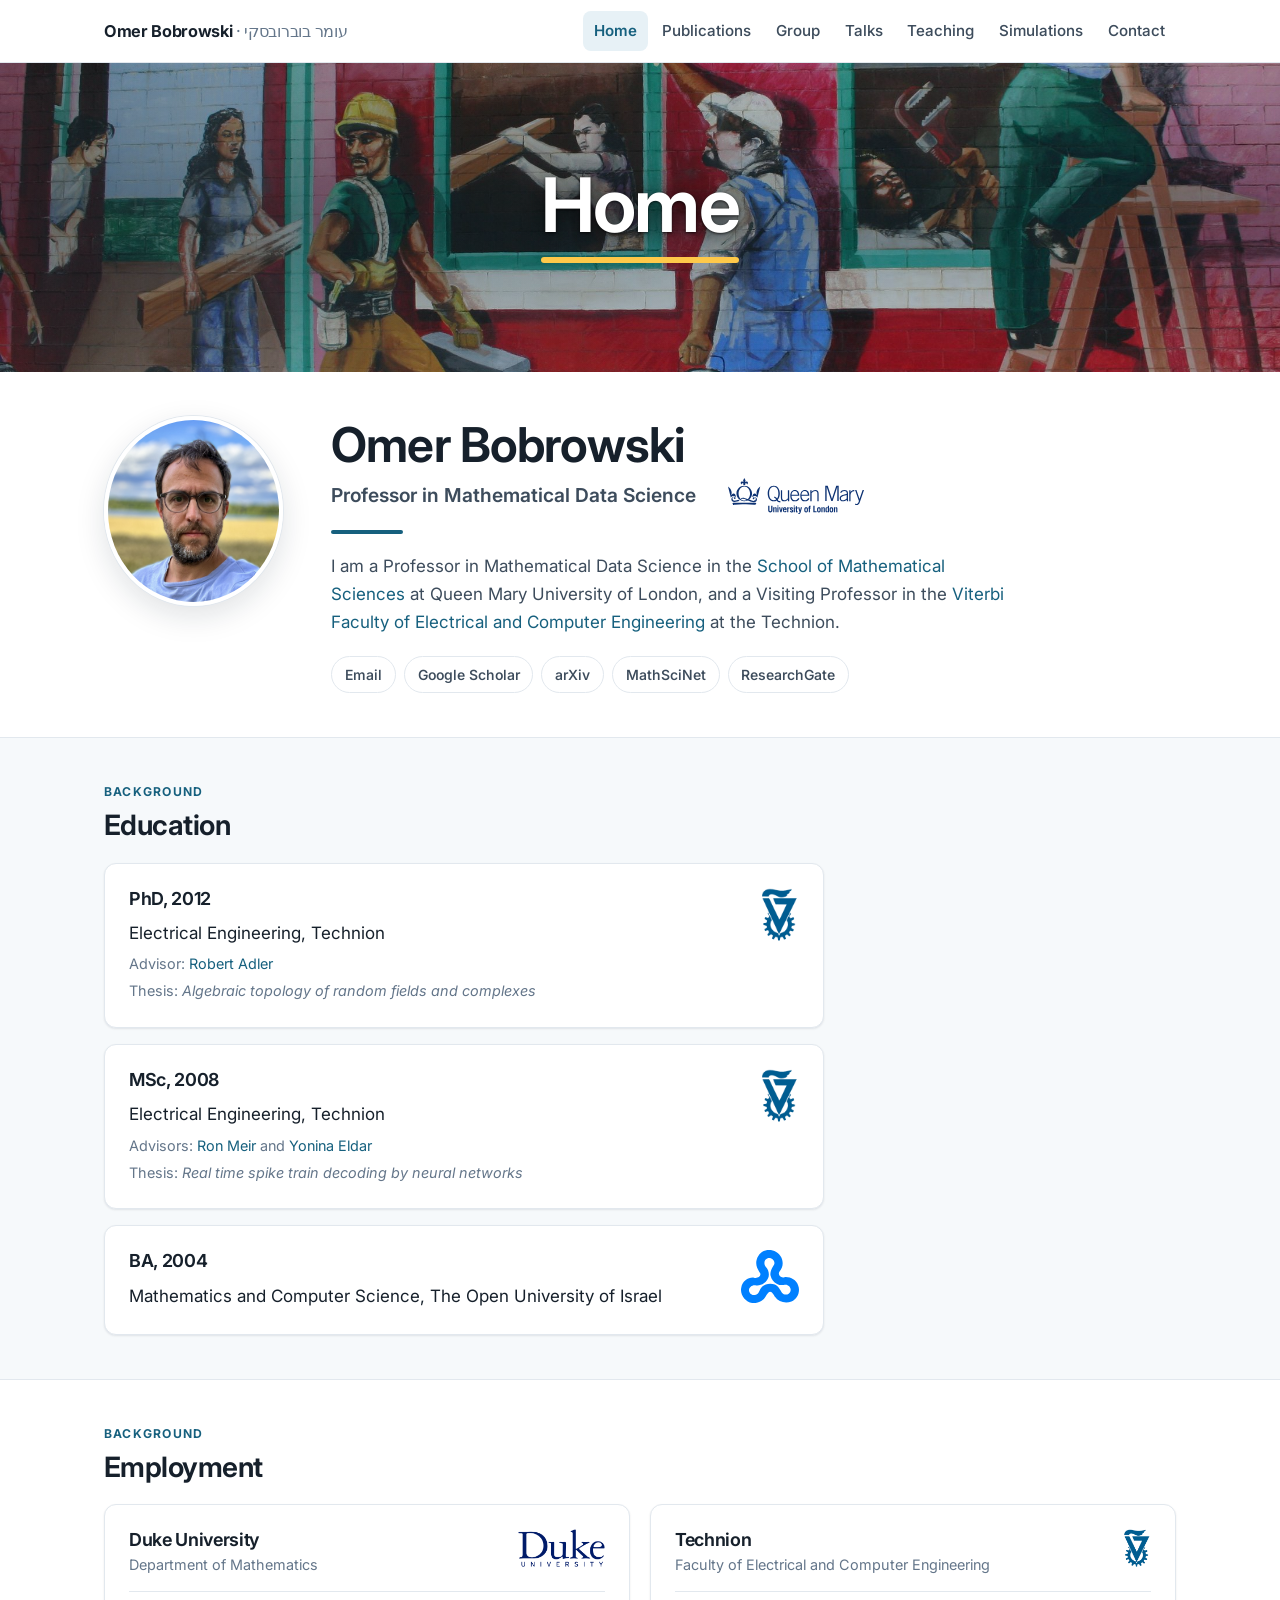
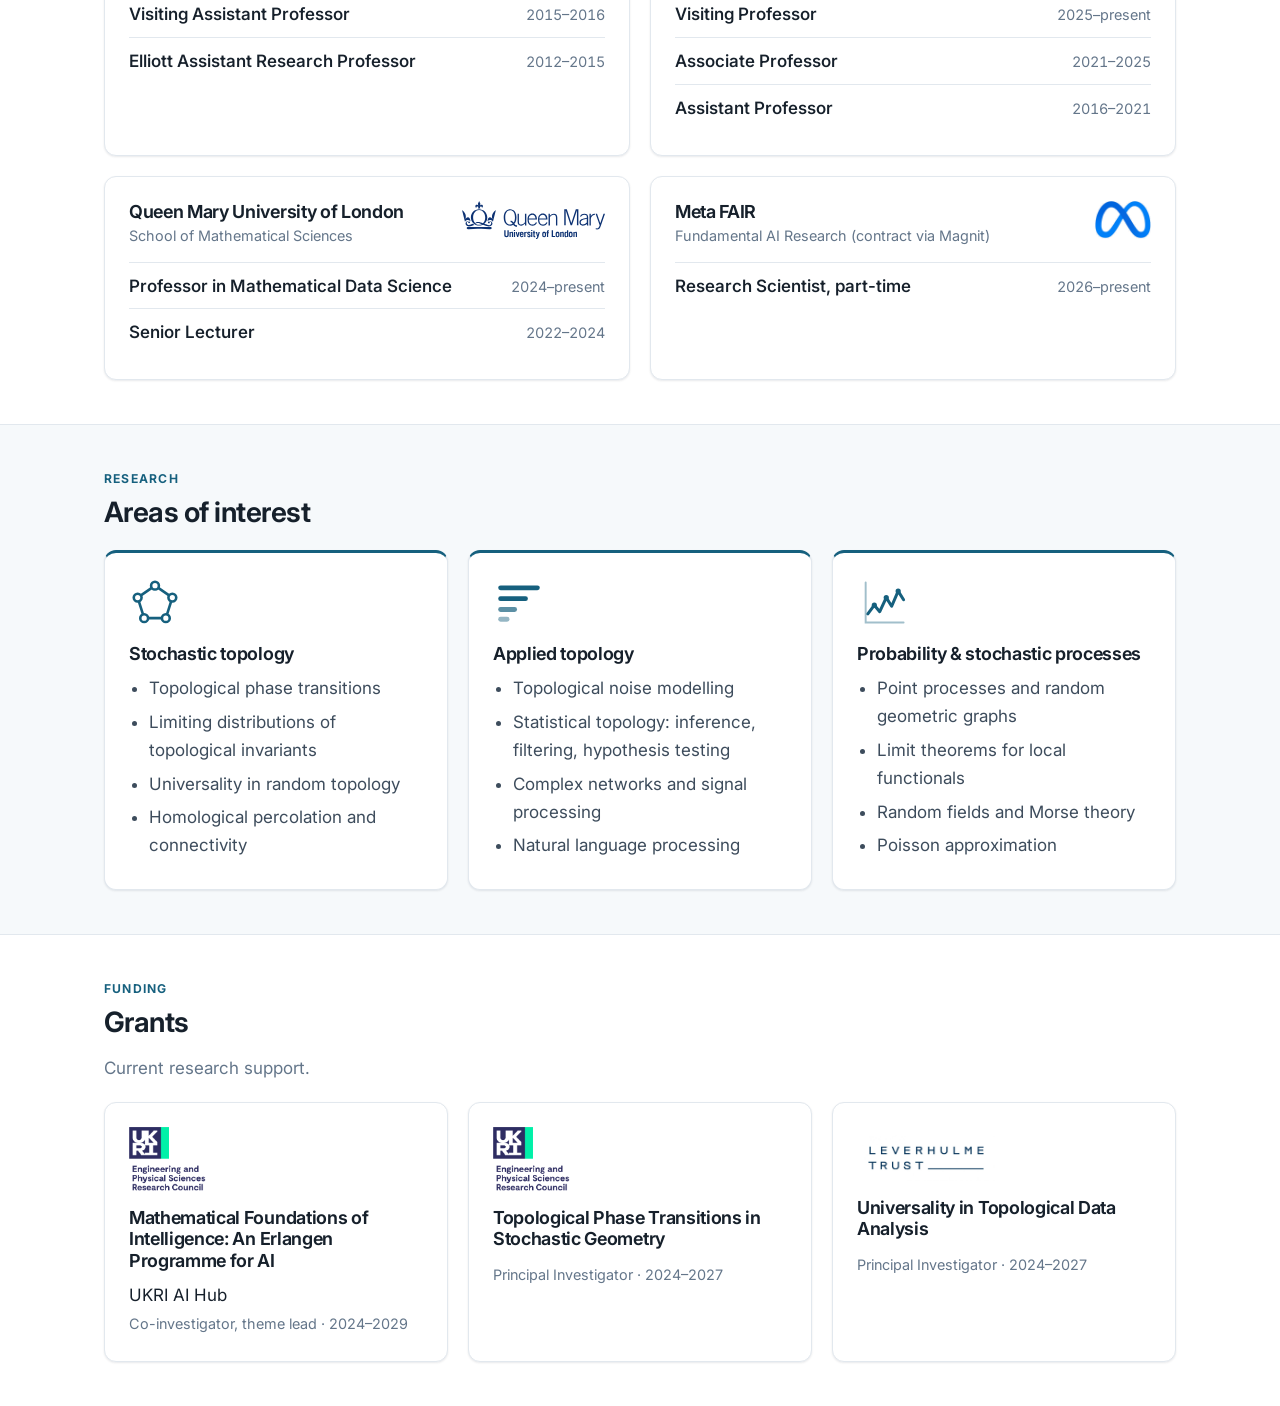
<file: index.html>
<!DOCTYPE html>
<html lang="en">
<head>
<meta charset="utf-8">
<meta name="viewport" content="width=device-width, initial-scale=1">
<title>Omer Bobrowski · עומר בוברובסקי</title>
<meta name="description" content="Omer Bobrowski is Professor in Mathematical Data Science at Queen Mary University of London, working on stochastic topology, applied and statistical topology, and probability.">
<meta name="author" content="Omer Bobrowski">
<link rel="canonical" href="https://omerbob.github.io/">
<meta property="og:type" content="profile">
<meta property="og:title" content="Omer Bobrowski">
<meta property="og:description" content="Professor in Mathematical Data Science, Queen Mary University of London. Stochastic topology, applied topology, probability.">
<meta property="og:image" content="images/banner-home.jpg">
<link rel="icon" href="images/favicon.svg" type="image/svg+xml">
<link rel="preconnect" href="https://fonts.googleapis.com">
<link rel="preconnect" href="https://fonts.gstatic.com" crossorigin>
<link href="https://fonts.googleapis.com/css2?family=Inter:wght@400;450;500;550;600;650;700&display=swap" rel="stylesheet">
<link rel="stylesheet" href="css/style.css">
</head>
<body>
<a class="skip-link" href="#main">Skip to content</a>

<header class="site-header">
  <div class="wrap">
    <a class="brand" href="index.html">Omer Bobrowski <span>· <bdi>עומר בוברובסקי</bdi></span></a>
    <button class="nav-toggle" aria-expanded="false" aria-controls="nav" aria-label="Menu">☰</button>
    <nav class="nav" id="nav">
      <a href="index.html" aria-current="page">Home</a>
      <a href="publications.html">Publications</a>
      <a href="group.html">Group</a>
      <a href="talks.html">Talks</a>
      <a href="teaching.html">Teaching</a>
      <a href="simulations.html">Simulations</a>
      <a href="contact.html">Contact</a>
    </nav>
  </div>
</header>

<div class="banner-base pagebanner" style="background-image:url('images/banner-home.jpg')">
  <div class="wrap">
    <!-- Not an <h1>: the page's real heading is the name below the banner. -->
    <p class="banner-title">Home</p>
  </div>
</div>

<main id="main">

  <section class="intro-section">
    <div class="wrap">
      <div class="intro">
        <img class="portrait" src="images/portrait.jpg" alt="Omer Bobrowski" width="190" height="190">
        <div>
          <h1>Omer Bobrowski</h1>
          <div class="name-row">
            <p class="intro-title">Professor in Mathematical Data Science</p>
            <img class="name-logo" src="images/logo-qmul.svg" alt="Queen Mary University of London">
          </div>
          <div class="banner-rule"></div>
          <p>I am a Professor in Mathematical Data Science in the
          <a href="https://www.qmul.ac.uk/maths/" target="_blank" rel="noopener">School of Mathematical Sciences</a> at Queen Mary
          University of London, and a Visiting Professor in the
          <a href="https://ece.technion.ac.il/" target="_blank" rel="noopener">Viterbi Faculty of Electrical and Computer
          Engineering</a> at the Technion.</p>
          <ul class="chips">
            <li><a class="chip" href="mailto:o.bobrowski@qmul.ac.uk">Email</a></li>
            <li><a class="chip" href="https://scholar.google.com/citations?user=RbVVVnQAAAAJ&amp;hl=en" target="_blank" rel="noopener">Google Scholar</a></li>
            <li><a class="chip" href="https://arxiv.org/search/?searchtype=author&amp;query=Bobrowski%2C+O" target="_blank" rel="noopener">arXiv</a></li>
            <li><a class="chip" href="https://mathscinet.ams.org/mathscinet/MRAuthorID/869190" target="_blank" rel="noopener">MathSciNet</a></li>
            <li><a class="chip" href="https://www.researchgate.net/profile/Omer_Bobrowski" target="_blank" rel="noopener">ResearchGate</a></li>
            <!-- Drop a cv.pdf next to index.html, then delete these comment
                 markers to show the link. -->
            <!-- <li><a class="chip" href="cv.pdf">CV (PDF)</a></li> -->
          </ul>
        </div>
      </div>
    </div>
  </section>

  <section class="tint">
    <div class="wrap">
      <div class="section-head">
        <span class="eyebrow">Background</span>
        <h2>Education</h2>
      </div>
      <div class="edu-list">
        <article class="card">
          <h3>PhD, 2012</h3>
          <img class="edu-logo" src="images/logo-technion.png" alt="Technion">
          <p class="edu-place">Electrical Engineering, Technion</p>
          <p class="muted small edu-line">Advisor: <a href="https://robert.net.technion.ac.il/" target="_blank" rel="noopener">Robert Adler</a></p>
          <p class="muted small edu-line mb-0">Thesis: <em>Algebraic topology of random fields and complexes</em></p>
        </article>
        <article class="card">
          <h3>MSc, 2008</h3>
          <img class="edu-logo" src="images/logo-technion.png" alt="Technion">
          <p class="edu-place">Electrical Engineering, Technion</p>
          <p class="muted small edu-line">Advisors: <a href="https://ronmeir.net.technion.ac.il/" target="_blank" rel="noopener">Ron Meir</a> and <a href="http://www.wisdom.weizmann.ac.il/~yonina/YoninaEldar/index.html" target="_blank" rel="noopener">Yonina Eldar</a></p>
          <p class="muted small edu-line mb-0">Thesis: <em>Real time spike train decoding by neural networks</em></p>
        </article>
        <article class="card">
          <h3>BA, 2004</h3>
          <img class="edu-logo" src="images/logo-openu.svg" alt="The Open University of Israel">
          <p class="edu-place">Mathematics and Computer Science, The Open University of Israel</p>
        </article>
      </div>
    </div>
  </section>

  <section>
    <div class="wrap">
      <div class="section-head">
        <span class="eyebrow">Background</span>
        <h2>Employment</h2>
      </div>
      <div class="grid grid-emp">
        <article class="card">
          <div class="emp-head">
            <div>
              <h3>Duke University</h3>
              <p class="muted small role-unit">Department of Mathematics</p>
            </div>
            <img class="emp-logo" src="images/logo-duke.png" alt="Duke University">
          </div>
          <div class="role">
            <div class="role-title">Visiting Assistant Professor</div>
            <div class="role-date">2015–2016</div>
          </div>
          <div class="role">
            <div class="role-title">Elliott Assistant Research Professor</div>
            <div class="role-date">2012–2015</div>
          </div>
        </article>
        <article class="card">
          <div class="emp-head">
            <div>
              <h3>Technion</h3>
              <p class="muted small role-unit">Faculty of Electrical and Computer Engineering</p>
            </div>
            <img class="emp-logo" src="images/logo-technion.png" alt="Technion">
          </div>
          <div class="role">
            <div class="role-title">Visiting Professor</div>
            <div class="role-date">2025–present</div>
          </div>
          <div class="role">
            <div class="role-title">Associate Professor</div>
            <div class="role-date">2021–2025</div>
          </div>
          <div class="role">
            <div class="role-title">Assistant Professor</div>
            <div class="role-date">2016–2021</div>
          </div>
        </article>
        <article class="card">
          <div class="emp-head">
            <div>
              <h3>Queen Mary University of London</h3>
              <p class="muted small role-unit">School of Mathematical Sciences</p>
            </div>
            <img class="emp-logo" src="images/logo-qmul.svg" alt="Queen Mary University of London">
          </div>
          <div class="role">
            <div class="role-title">Professor in Mathematical Data Science</div>
            <div class="role-date">2024–present</div>
          </div>
          <div class="role">
            <div class="role-title">Senior Lecturer</div>
            <div class="role-date">2022–2024</div>
          </div>
        </article>
        <article class="card">
          <div class="emp-head">
            <div>
              <h3>Meta FAIR</h3>
              <p class="muted small role-unit">Fundamental AI Research (contract via Magnit)</p>
            </div>
            <img class="emp-logo" src="images/logo-meta-mark.png" alt="Meta FAIR">
          </div>
          <div class="role">
            <div class="role-title">Research Scientist, part-time</div>
            <div class="role-date">2026–present</div>
          </div>
        </article>
      </div>
    </div>
  </section>

  <section class="tint">
    <div class="wrap">
      <div class="section-head">
        <span class="eyebrow">Research</span>
        <h2>Areas of interest</h2>
      </div>
      <div class="grid grid-3">
        <article class="card card-accent">
          <img class="card-icon" src="images/icon-stochastic.svg" alt="" width="48" height="48">
          <h3>Stochastic topology</h3>
          <ul>
            <li>Topological phase transitions</li>
            <li>Limiting distributions of topological invariants</li>
            <li>Universality in random topology</li>
            <li>Homological percolation and connectivity</li>
          </ul>
        </article>
        <article class="card card-accent">
          <img class="card-icon" src="images/icon-applied.svg" alt="" width="48" height="48">
          <h3>Applied topology</h3>
          <ul>
            <li>Topological noise modelling</li>
            <li>Statistical topology: inference, filtering, hypothesis testing</li>
            <li>Complex networks and signal processing</li>
            <li>Natural language processing</li>
          </ul>
        </article>
        <article class="card card-accent">
          <img class="card-icon" src="images/icon-probability.svg" alt="" width="48" height="48">
          <h3>Probability &amp; stochastic processes</h3>
          <ul>
            <li>Point processes and random geometric graphs</li>
            <li>Limit theorems for local functionals</li>
            <li>Random fields and Morse theory</li>
            <li>Poisson approximation</li>
          </ul>
        </article>
      </div>
    </div>
  </section>

  <section>
    <div class="wrap">
      <div class="section-head">
        <span class="eyebrow">Funding</span>
        <h2>Grants</h2>
        <p>Current research support.</p>
      </div>
      <div class="grid grid-3">
        <article class="card">
          <img class="grant-logo" src="images/logo-epsrc.png" alt="Engineering and Physical Sciences Research Council">
          <h3>Mathematical Foundations of Intelligence: An Erlangen Programme for AI</h3>
          <p class="mb-0">UKRI AI Hub<br>
          <span class="muted small">Co-investigator, theme lead · 2024–2029</span></p>
        </article>
        <article class="card">
          <img class="grant-logo" src="images/logo-epsrc.png" alt="Engineering and Physical Sciences Research Council">
          <h3>Topological Phase Transitions in Stochastic Geometry</h3>
          <p class="mb-0"><span class="muted small">Principal Investigator · 2024–2027</span></p>
        </article>
        <article class="card">
          <img class="grant-logo grant-logo-wide" src="images/logo-leverhulme.jpg" alt="The Leverhulme Trust">
          <h3>Universality in Topological Data Analysis</h3>
          <p class="mb-0"><span class="muted small">Principal Investigator · 2024–2027</span></p>
        </article>
      </div>
    </div>
  </section>

</main>


<script src="js/main.js"></script>
</body>
</html>
</file>
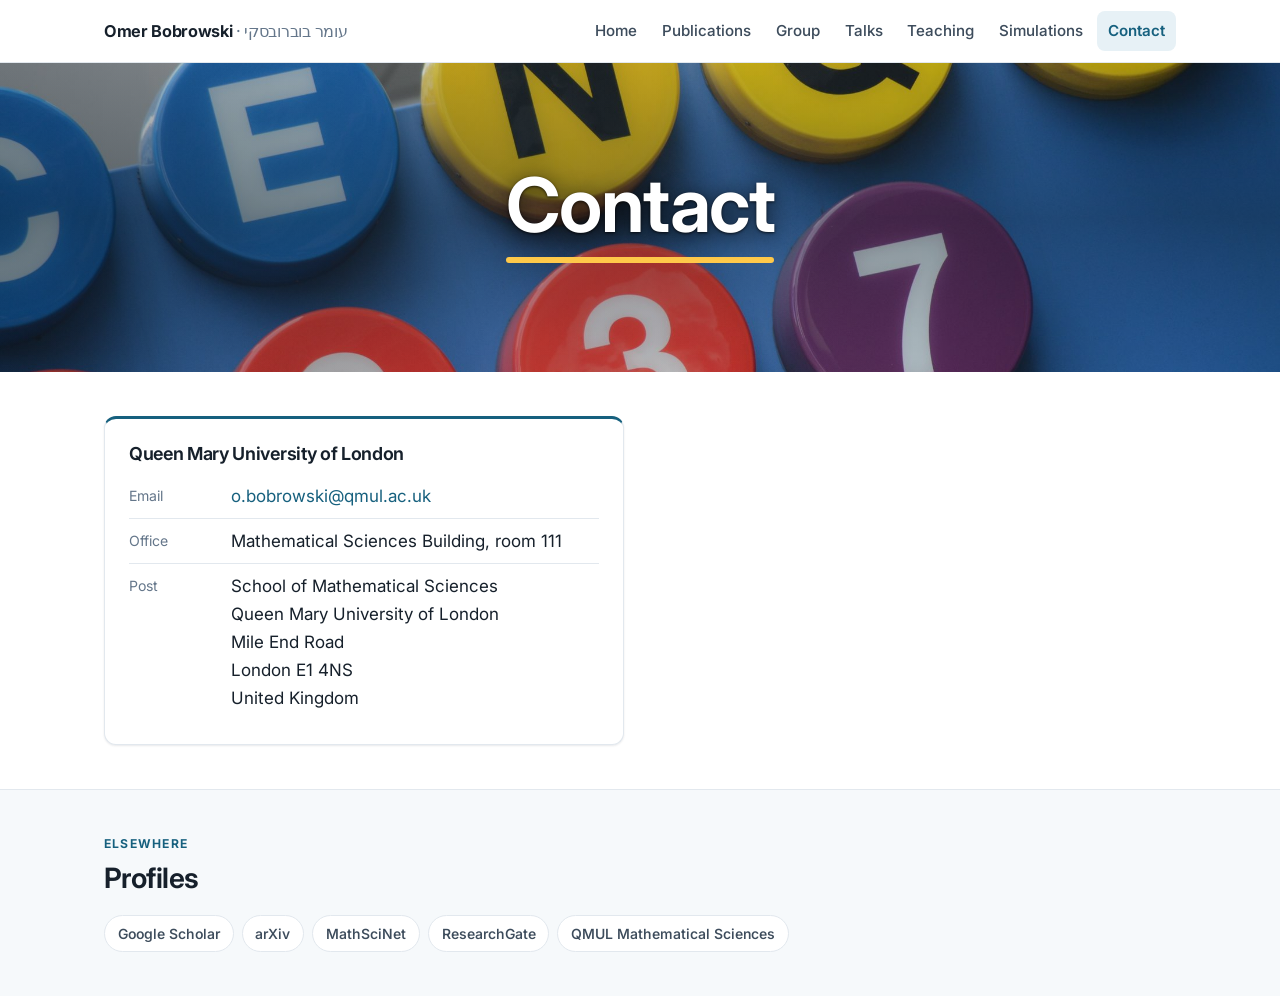
<file: contact.html>
<!DOCTYPE html>
<html lang="en">
<head>
<meta charset="utf-8">
<meta name="viewport" content="width=device-width, initial-scale=1">
<title>Contact · Omer Bobrowski</title>
<meta name="description" content="Contact details for Omer Bobrowski at the School of Mathematical Sciences, Queen Mary University of London.">
<link rel="icon" href="images/favicon.svg" type="image/svg+xml">
<link rel="preconnect" href="https://fonts.googleapis.com">
<link rel="preconnect" href="https://fonts.gstatic.com" crossorigin>
<link href="https://fonts.googleapis.com/css2?family=Inter:wght@400;450;500;550;600;650;700&display=swap" rel="stylesheet">
<link rel="stylesheet" href="css/style.css">
</head>
<body>
<a class="skip-link" href="#main">Skip to content</a>

<header class="site-header">
  <div class="wrap">
    <a class="brand" href="index.html">Omer Bobrowski <span>· <bdi>עומר בוברובסקי</bdi></span></a>
    <button class="nav-toggle" aria-expanded="false" aria-controls="nav" aria-label="Menu">☰</button>
    <nav class="nav" id="nav">
      <a href="index.html">Home</a>
      <a href="publications.html">Publications</a>
      <a href="group.html">Group</a>
      <a href="talks.html">Talks</a>
      <a href="teaching.html">Teaching</a>
      <a href="simulations.html">Simulations</a>
      <a href="contact.html" aria-current="page">Contact</a>
    </nav>
  </div>
</header>

<div class="banner-base pagebanner" style="background-image:url('images/banner-contact.jpg')">
  <div class="wrap">
    <h1>Contact</h1>
  </div>
</div>

<main id="main">
  <section>
    <div class="wrap">
      <div class="contact-grid">
        <article class="card card-accent">
          <h3>Queen Mary University of London</h3>
          <dl class="dl">
            <div><dt>Email</dt><dd><a href="mailto:o.bobrowski@qmul.ac.uk">o.bobrowski@qmul.ac.uk</a></dd></div>
            <div><dt>Office</dt><dd>Mathematical Sciences Building, room 111</dd></div>
            <div><dt>Post</dt><dd>School of Mathematical Sciences<br>Queen Mary University of London<br>Mile End Road<br>London E1 4NS<br>United Kingdom</dd></div>
          </dl>
        </article>

      </div>
    </div>
  </section>

  <section class="tint">
    <div class="wrap">
      <div class="section-head">
        <span class="eyebrow">Elsewhere</span>
        <h2>Profiles</h2>
      </div>
      <ul class="chips">
        <li><a class="chip" href="https://scholar.google.com/citations?user=RbVVVnQAAAAJ&amp;hl=en" target="_blank" rel="noopener">Google Scholar</a></li>
        <li><a class="chip" href="https://arxiv.org/search/?searchtype=author&amp;query=Bobrowski%2C+O" target="_blank" rel="noopener">arXiv</a></li>
        <li><a class="chip" href="https://mathscinet.ams.org/mathscinet/MRAuthorID/869190" target="_blank" rel="noopener">MathSciNet</a></li>
        <li><a class="chip" href="https://www.researchgate.net/profile/Omer_Bobrowski" target="_blank" rel="noopener">ResearchGate</a></li>
        <li><a class="chip" href="https://www.qmul.ac.uk/maths/" target="_blank" rel="noopener">QMUL Mathematical Sciences</a></li>
      </ul>
    </div>
  </section>
</main>


<script src="js/main.js"></script>
</body>
</html>
</file>
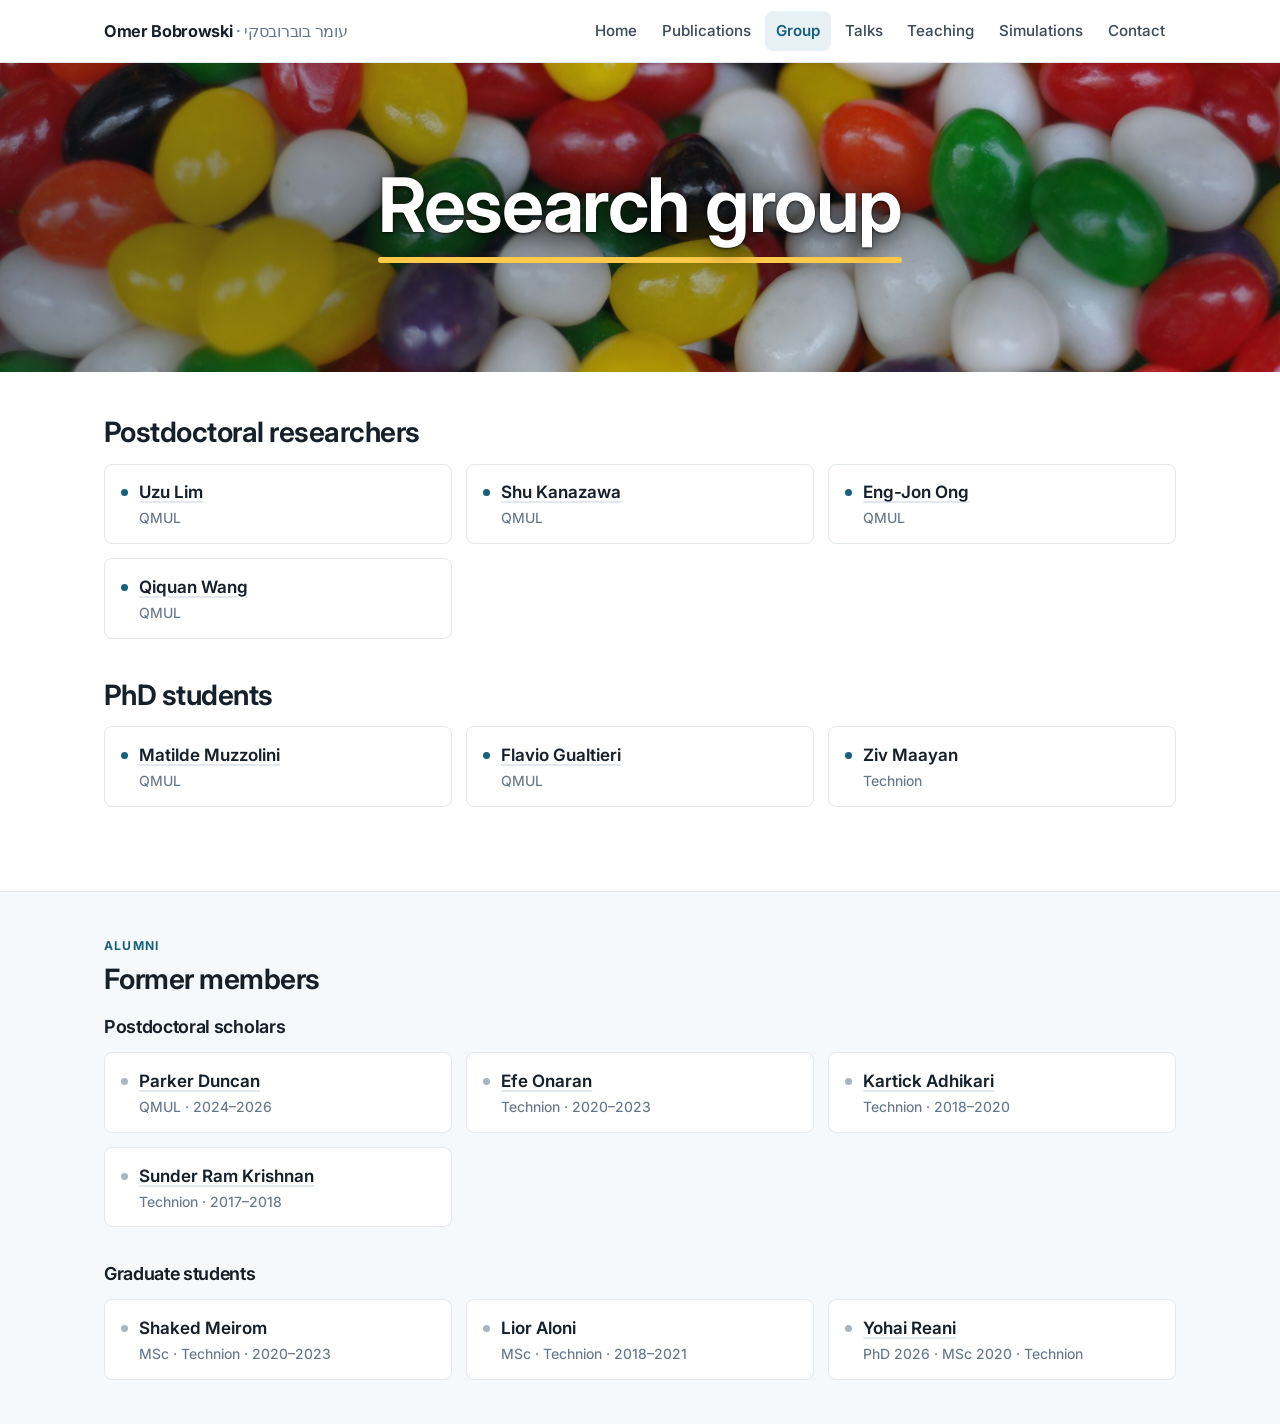
<file: group.html>
<!DOCTYPE html>
<html lang="en">
<head>
<meta charset="utf-8">
<meta name="viewport" content="width=device-width, initial-scale=1">
<title>Group · Omer Bobrowski</title>
<meta name="description" content="Research group of Omer Bobrowski: PhD students, postdoctoral researchers and alumni at Queen Mary University of London and the Technion.">
<link rel="icon" href="images/favicon.svg" type="image/svg+xml">
<link rel="preconnect" href="https://fonts.googleapis.com">
<link rel="preconnect" href="https://fonts.gstatic.com" crossorigin>
<link href="https://fonts.googleapis.com/css2?family=Inter:wght@400;450;500;550;600;650;700&display=swap" rel="stylesheet">
<link rel="stylesheet" href="css/style.css">
</head>
<body>
<a class="skip-link" href="#main">Skip to content</a>

<header class="site-header">
  <div class="wrap">
    <a class="brand" href="index.html">Omer Bobrowski <span>· <bdi>עומר בוברובסקי</bdi></span></a>
    <button class="nav-toggle" aria-expanded="false" aria-controls="nav" aria-label="Menu">☰</button>
    <nav class="nav" id="nav">
      <a href="index.html">Home</a>
      <a href="publications.html">Publications</a>
      <a href="group.html" aria-current="page">Group</a>
      <a href="talks.html">Talks</a>
      <a href="teaching.html">Teaching</a>
      <a href="simulations.html">Simulations</a>
      <a href="contact.html">Contact</a>
    </nav>
  </div>
</header>

<div class="banner-base pagebanner" style="background-image:url('images/banner-group.jpg')">
  <div class="wrap">
    <h1>Research group</h1>
  </div>
</div>

<main id="main">
  <section>
    <div class="wrap">
      <h2>Postdoctoral researchers</h2>
      <div class="people" style="margin-bottom:2.5rem">
        <div class="person"><span class="dot"></span><div><b><a href="https://sites.google.com/view/uzulim/main" target="_blank" rel="noopener">Uzu Lim</a></b><span class="where">QMUL</span></div></div>
        <div class="person"><span class="dot"></span><div><b><a href="https://sites.google.com/view/skanazawa/home" target="_blank" rel="noopener">Shu Kanazawa</a></b><span class="where">QMUL</span></div></div>
        <div class="person"><span class="dot"></span><div><b><a href="https://www.qmul.ac.uk/maths/profiles/engjono.html" target="_blank" rel="noopener">Eng-Jon Ong</a></b><span class="where">QMUL</span></div></div>
        <div class="person"><span class="dot"></span><div><b><a href="https://sites.google.com/view/qiquanwang" target="_blank" rel="noopener">Qiquan Wang</a></b><span class="where">QMUL</span></div></div>
      </div>

      <h2>PhD students</h2>
      <div class="people" style="margin-bottom:2.5rem">
        <div class="person"><span class="dot"></span><div><b><a href="https://www.qmul.ac.uk/maths/profiles/muzzolini-m.html" target="_blank" rel="noopener">Matilde Muzzolini</a></b><span class="where">QMUL</span></div></div>
        <div class="person"><span class="dot"></span><div><b><a href="https://www.qmul.ac.uk/maths/profiles/gualtieri-f.html" target="_blank" rel="noopener">Flavio Gualtieri</a></b><span class="where">QMUL</span></div></div>
        <div class="person"><span class="dot"></span><div><b>Ziv Maayan</b><span class="where">Technion</span></div></div>
      </div>
    </div>
  </section>

  <section class="tint">
    <div class="wrap">
      <div class="section-head">
        <span class="eyebrow">Alumni</span>
        <h2>Former members</h2>
      </div>

      <h3 style="margin-bottom:.9rem">Postdoctoral scholars</h3>
      <div class="people" style="margin-bottom:2.25rem">
        <div class="person past"><span class="dot"></span><div><b><a href="https://www.seresearch.qmul.ac.uk/cpsd/people/dparker/" target="_blank" rel="noopener">Parker Duncan</a></b><span class="where">QMUL · 2024–2026</span></div></div>
        <div class="person past"><span class="dot"></span><div><b><a href="https://eonaran.github.io/" target="_blank" rel="noopener">Efe Onaran</a></b><span class="where">Technion · 2020–2023</span></div></div>
        <div class="person past"><span class="dot"></span><div><b><a href="https://sites.google.com/site/kartickmath/" target="_blank" rel="noopener">Kartick Adhikari</a></b><span class="where">Technion · 2018–2020</span></div></div>
        <div class="person past"><span class="dot"></span><div><b><a href="https://www.amrita.edu/faculty/sunder-ram-krishnan/" target="_blank" rel="noopener">Sunder Ram Krishnan</a></b><span class="where">Technion · 2017–2018</span></div></div>
      </div>

      <h3 style="margin-bottom:.9rem">Graduate students</h3>
      <div class="people">
        <div class="person past"><span class="dot"></span><div><b>Shaked Meirom</b><span class="where">MSc · Technion · 2020–2023</span></div></div>
        <div class="person past"><span class="dot"></span><div><b>Lior Aloni</b><span class="where">MSc · Technion · 2018–2021</span></div></div>
        <div class="person past"><span class="dot"></span><div><b><a href="https://orcid.org/0000-0002-0615-5789" target="_blank" rel="noopener">Yohai Reani</a></b><span class="where">PhD 2026 · MSc 2020 · Technion</span></div></div>
      </div>
    </div>
  </section>
</main>


<script src="js/main.js"></script>
</body>
</html>
</file>
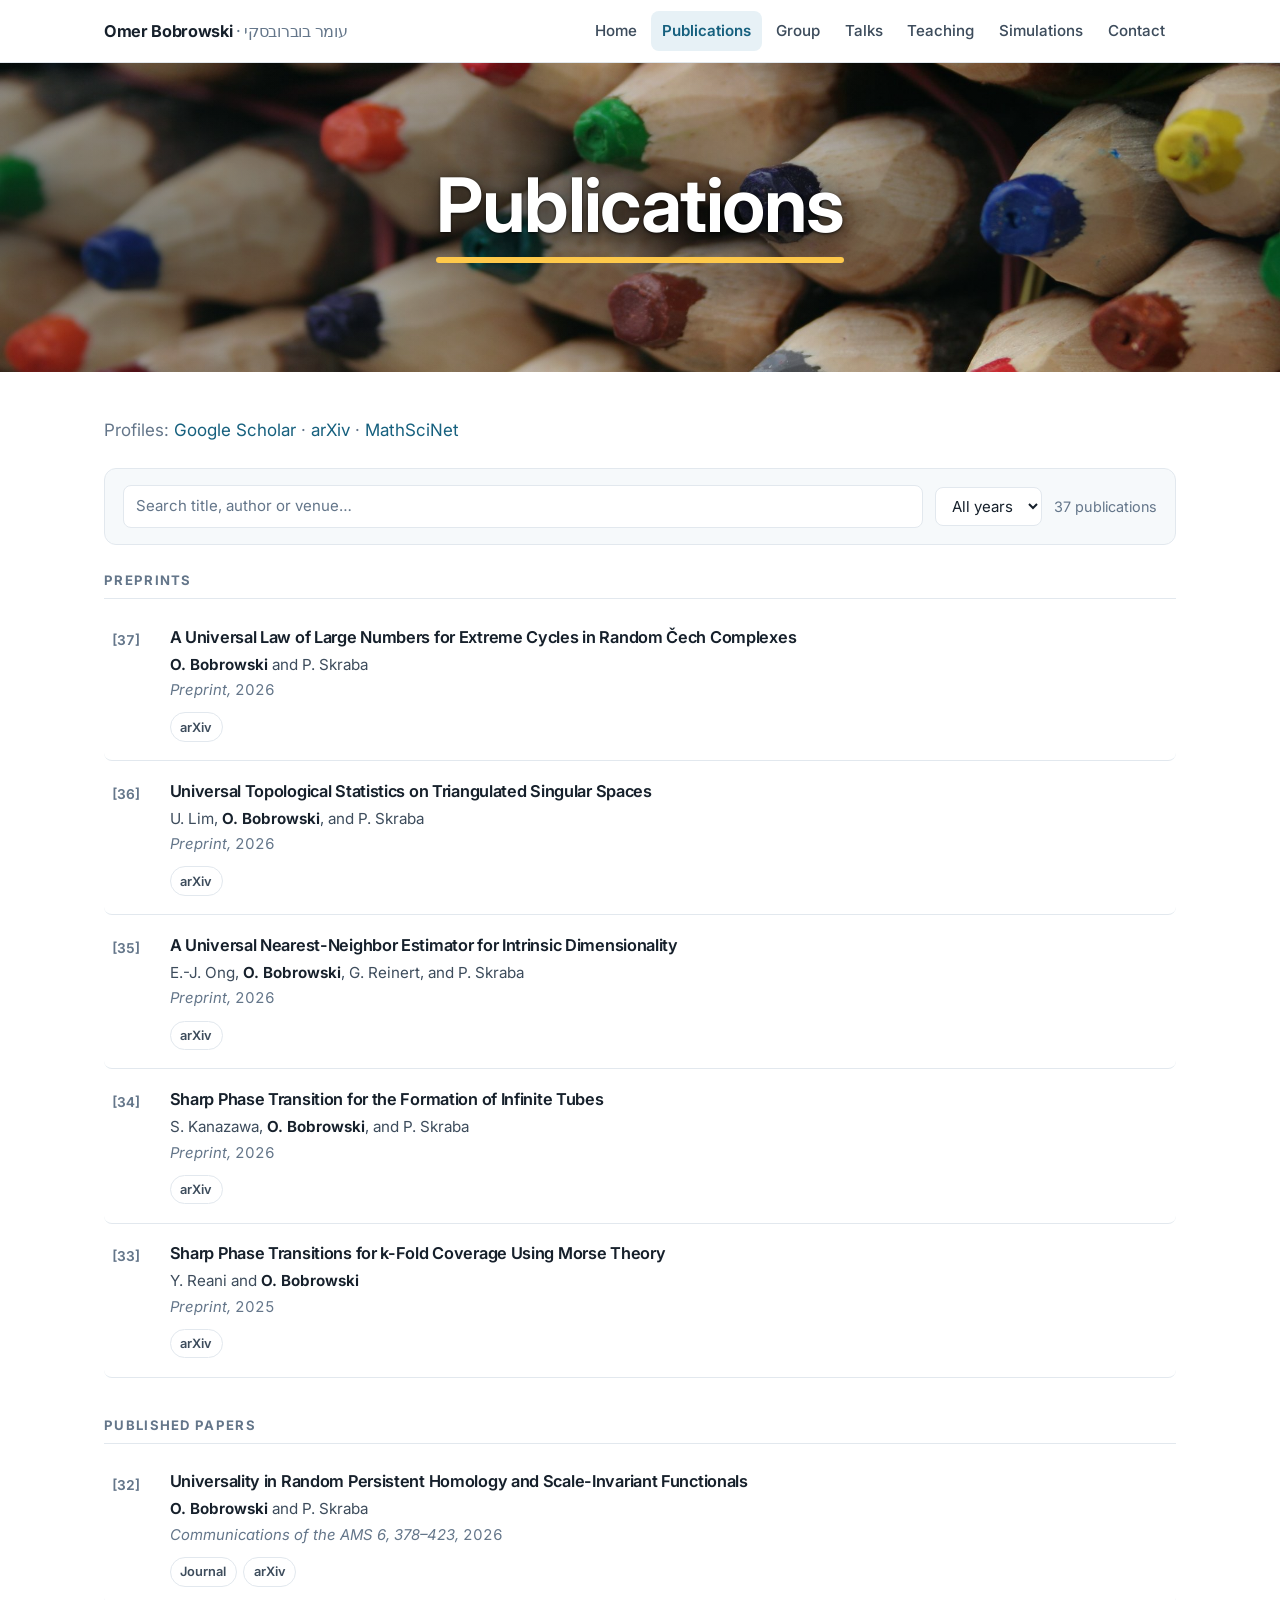
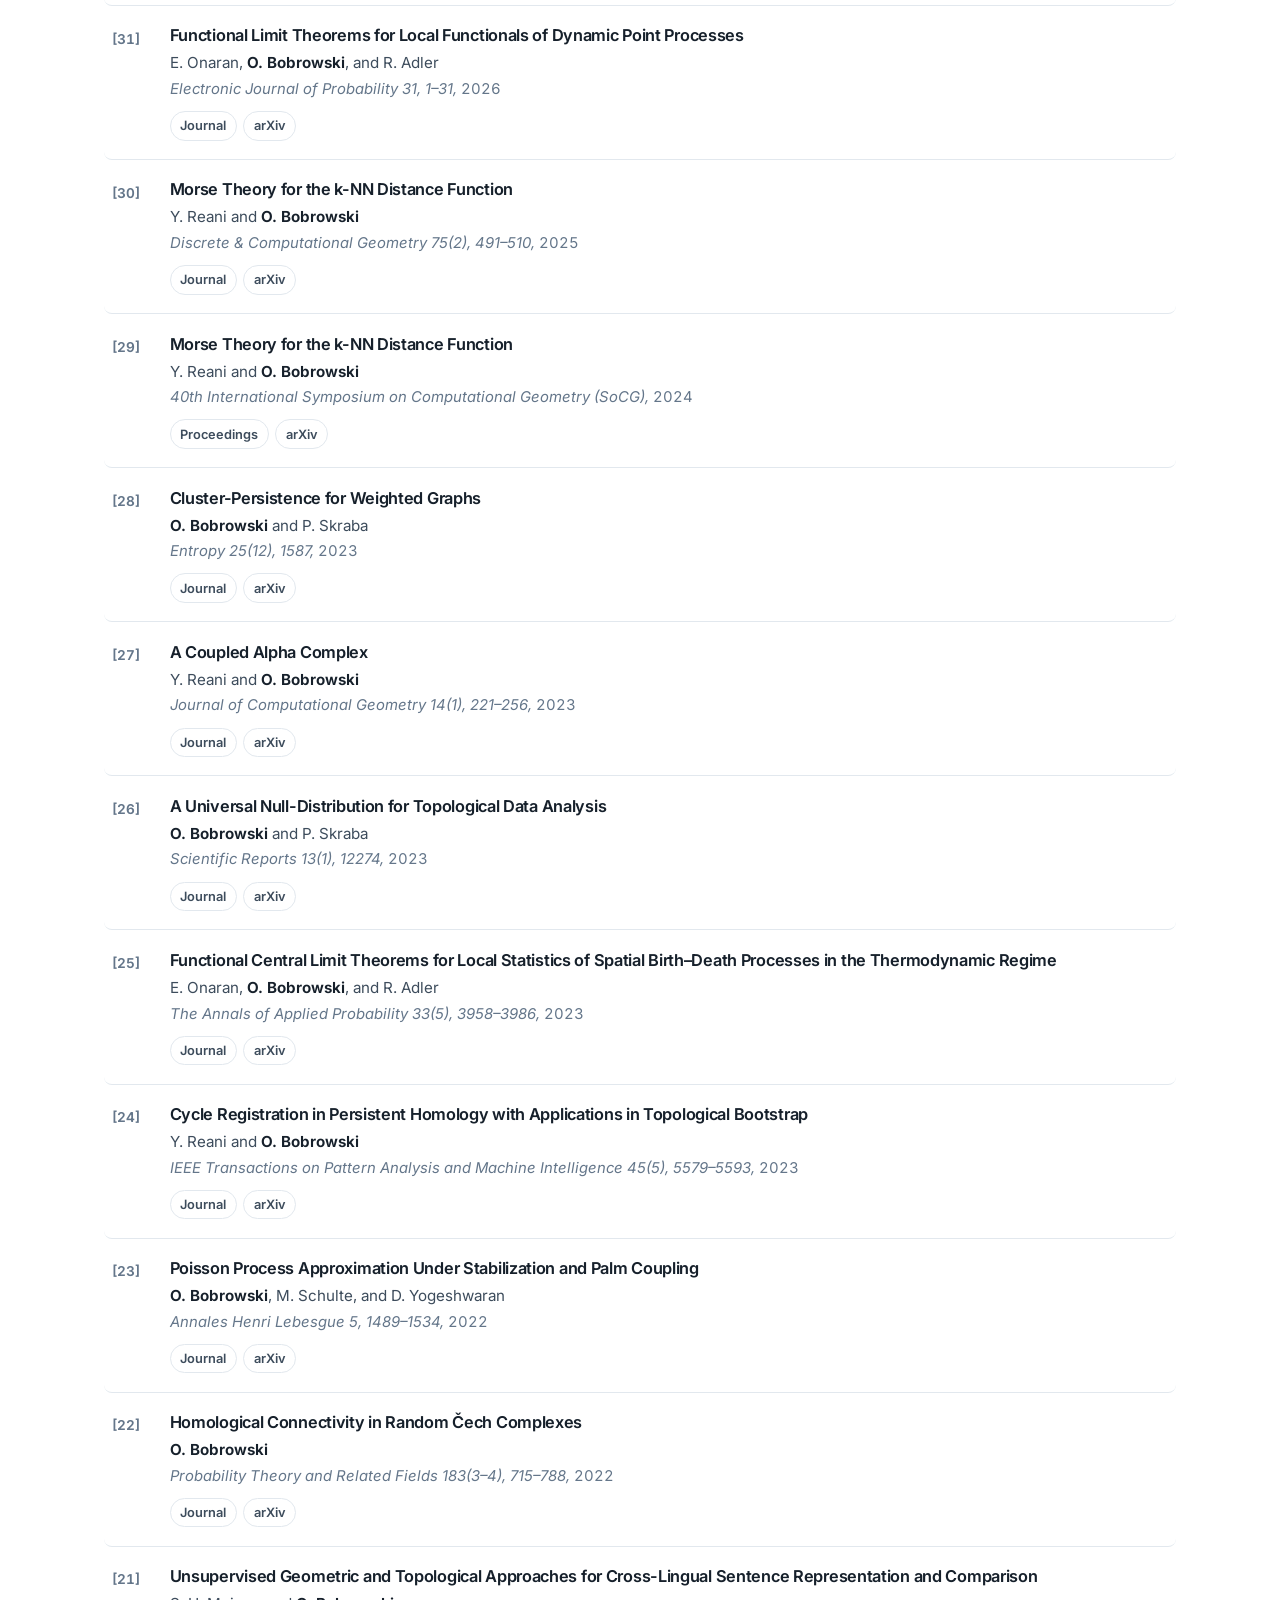
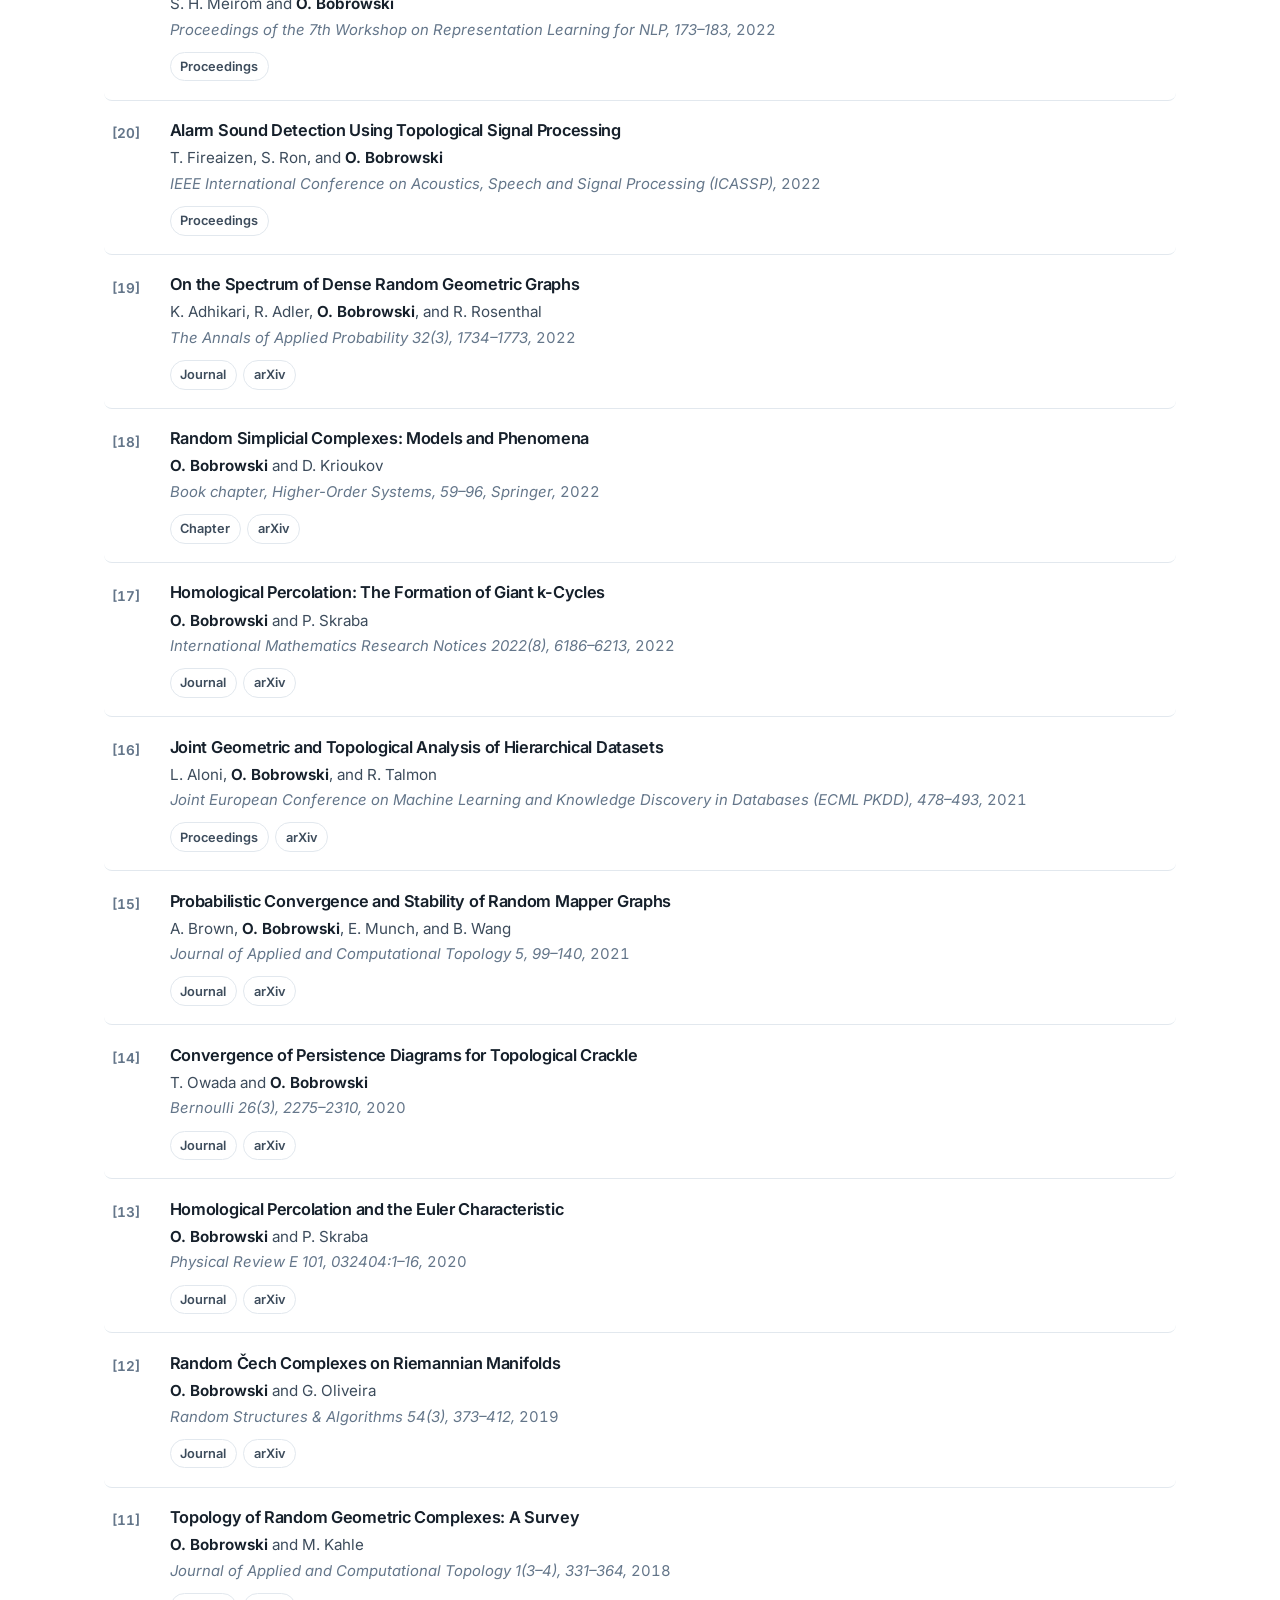
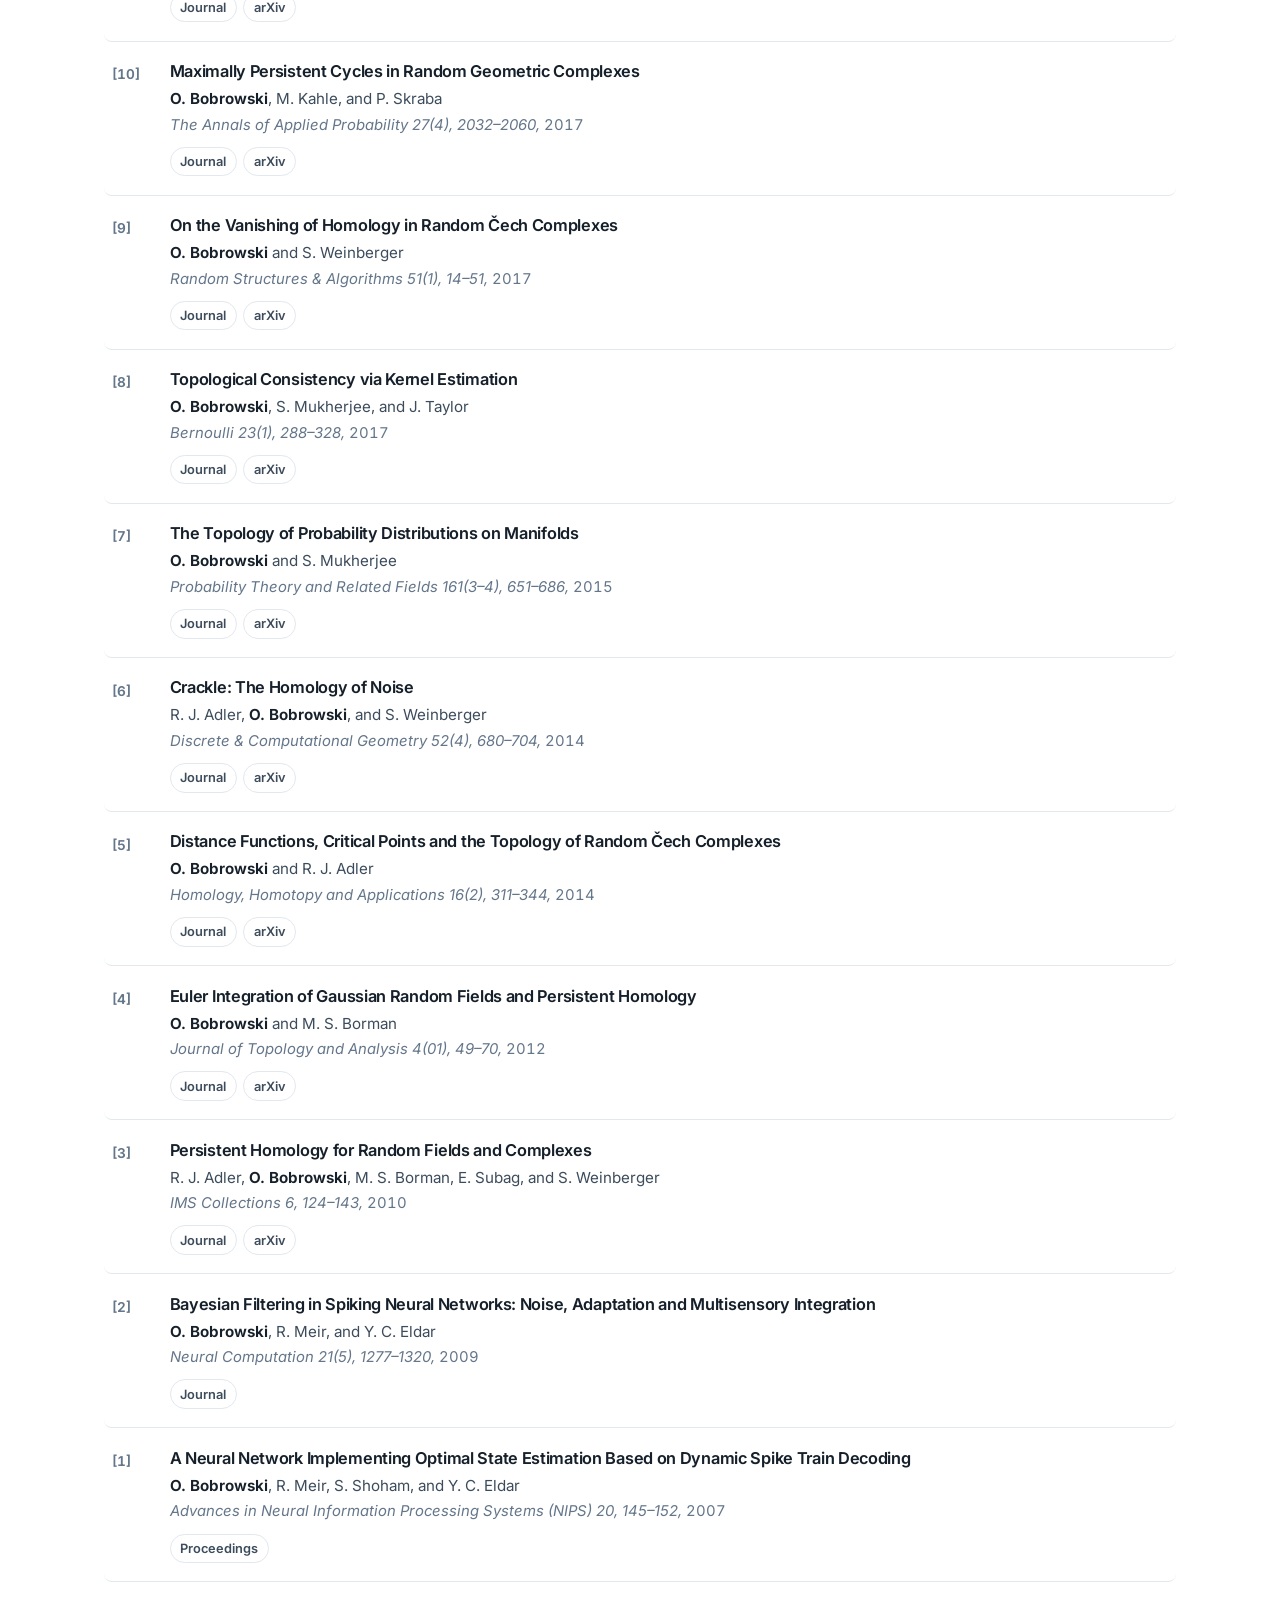
<file: publications.html>
<!DOCTYPE html>
<html lang="en">
<head>
<meta charset="utf-8">
<meta name="viewport" content="width=device-width, initial-scale=1">
<title>Publications · Omer Bobrowski</title>
<meta name="description" content="Publications and preprints of Omer Bobrowski on stochastic topology, applied topology and probability.">
<link rel="icon" href="images/favicon.svg" type="image/svg+xml">
<link rel="preconnect" href="https://fonts.googleapis.com">
<link rel="preconnect" href="https://fonts.gstatic.com" crossorigin>
<link href="https://fonts.googleapis.com/css2?family=Inter:wght@400;450;500;550;600;650;700&display=swap" rel="stylesheet">
<link rel="stylesheet" href="css/style.css">
</head>
<body>
<a class="skip-link" href="#main">Skip to content</a>

<header class="site-header">
  <div class="wrap">
    <a class="brand" href="index.html">Omer Bobrowski <span>· <bdi>עומר בוברובסקי</bdi></span></a>
    <button class="nav-toggle" aria-expanded="false" aria-controls="nav" aria-label="Menu">☰</button>
    <nav class="nav" id="nav">
      <a href="index.html">Home</a>
      <a href="publications.html" aria-current="page">Publications</a>
      <a href="group.html">Group</a>
      <a href="talks.html">Talks</a>
      <a href="teaching.html">Teaching</a>
      <a href="simulations.html">Simulations</a>
      <a href="contact.html">Contact</a>
    </nav>
  </div>
</header>

<div class="banner-base pagebanner" style="background-image:url('images/banner-publications.jpg')">
  <div class="wrap">
    <h1>Publications</h1>
  </div>
</div>

<main id="main">
  <section>
    <div class="wrap">
      <p class="muted" style="margin-bottom:1.5rem">Profiles:
        <a href="https://scholar.google.com/citations?user=RbVVVnQAAAAJ&amp;hl=en" target="_blank" rel="noopener">Google Scholar</a> ·
        <a href="https://arxiv.org/search/?searchtype=author&amp;query=Bobrowski%2C+O" target="_blank" rel="noopener">arXiv</a> ·
        <a href="https://mathscinet.ams.org/mathscinet/MRAuthorID/869190" target="_blank" rel="noopener">MathSciNet</a></p>

      <div class="filters">
        <input type="search" id="pub-search" placeholder="Search title, author or venue…" aria-label="Search publications">
        <select id="pub-year" aria-label="Filter by year"><option value="">All years</option></select>
        <span id="pub-count"></span>
      </div>
      <div class="pub-group">
        <h2>Preprints</h2>
        <article class="pub" data-year="2026" data-search="A Universal Law of Large Numbers for Extreme Cycles in Random Čech Complexes O. Bobrowski and P. Skraba Preprint 2026">
          <div class="pub-id">[37]</div>
          <div>
            <h3 class="pub-title">A Universal Law of Large Numbers for Extreme Cycles in Random Čech Complexes</h3>
            <div class="pub-authors"><span class="me">O. Bobrowski</span> and P. Skraba</div>
            <div class="pub-venue">Preprint, <span class="year">2026</span></div>
            <div class="pub-links">
            <a href="https://arxiv.org/abs/2609.19474" target="_blank" rel="noopener">arXiv</a>
            </div>
          </div>
        </article>
        <article class="pub" data-year="2026" data-search="Universal Topological Statistics on Triangulated Singular Spaces U. Lim, O. Bobrowski, and P. Skraba Preprint 2026">
          <div class="pub-id">[36]</div>
          <div>
            <h3 class="pub-title">Universal Topological Statistics on Triangulated Singular Spaces</h3>
            <div class="pub-authors">U. Lim, <span class="me">O. Bobrowski</span>, and P. Skraba</div>
            <div class="pub-venue">Preprint, <span class="year">2026</span></div>
            <div class="pub-links">
            <a href="https://arxiv.org/abs/2607.27535" target="_blank" rel="noopener">arXiv</a>
            </div>
          </div>
        </article>
        <article class="pub" data-year="2026" data-search="A Universal Nearest-Neighbor Estimator for Intrinsic Dimensionality E.-J. Ong, O. Bobrowski, G. Reinert, and P. Skraba Preprint 2026">
          <div class="pub-id">[35]</div>
          <div>
            <h3 class="pub-title">A Universal Nearest-Neighbor Estimator for Intrinsic Dimensionality</h3>
            <div class="pub-authors">E.-J. Ong, <span class="me">O. Bobrowski</span>, G. Reinert, and P. Skraba</div>
            <div class="pub-venue">Preprint, <span class="year">2026</span></div>
            <div class="pub-links">
            <a href="https://arxiv.org/abs/2603.10493" target="_blank" rel="noopener">arXiv</a>
            </div>
          </div>
        </article>
        <article class="pub" data-year="2026" data-search="Sharp Phase Transition for the Formation of Infinite Tubes S. Kanazawa, O. Bobrowski, and P. Skraba Preprint 2026">
          <div class="pub-id">[34]</div>
          <div>
            <h3 class="pub-title">Sharp Phase Transition for the Formation of Infinite Tubes</h3>
            <div class="pub-authors">S. Kanazawa, <span class="me">O. Bobrowski</span>, and P. Skraba</div>
            <div class="pub-venue">Preprint, <span class="year">2026</span></div>
            <div class="pub-links">
            <a href="https://arxiv.org/abs/2605.14910" target="_blank" rel="noopener">arXiv</a>
            </div>
          </div>
        </article>
        <article class="pub" data-year="2025" data-search="Sharp Phase Transitions for k-Fold Coverage Using Morse Theory Y. Reani and O. Bobrowski Preprint 2025">
          <div class="pub-id">[33]</div>
          <div>
            <h3 class="pub-title">Sharp Phase Transitions for k-Fold Coverage Using Morse Theory</h3>
            <div class="pub-authors">Y. Reani and <span class="me">O. Bobrowski</span></div>
            <div class="pub-venue">Preprint, <span class="year">2025</span></div>
            <div class="pub-links">
            <a href="https://arxiv.org/abs/2510.20329" target="_blank" rel="noopener">arXiv</a>
            </div>
          </div>
        </article>
      </div>

      <div class="pub-group">
        <h2>Published papers</h2>
        <article class="pub" data-year="2026" data-search="Universality in Random Persistent Homology and Scale-Invariant Functionals O. Bobrowski and P. Skraba Communications of the AMS 6, 378–423 2026">
          <div class="pub-id">[32]</div>
          <div>
            <h3 class="pub-title">Universality in Random Persistent Homology and Scale-Invariant Functionals</h3>
            <div class="pub-authors"><span class="me">O. Bobrowski</span> and P. Skraba</div>
            <div class="pub-venue">Communications of the AMS 6, 378–423, <span class="year">2026</span></div>
            <div class="pub-links">
            <a href="https://pubs.ams.org/CAMS/2026-06-11/S2692-3688-2026-00069-0" target="_blank" rel="noopener">Journal</a>
            <a href="https://arxiv.org/abs/2406.05553" target="_blank" rel="noopener">arXiv</a>
            </div>
          </div>
        </article>
        <article class="pub" data-year="2026" data-search="Functional Limit Theorems for Local Functionals of Dynamic Point Processes E. Onaran, O. Bobrowski, and R. Adler Electronic Journal of Probability 31, 1–31 2026">
          <div class="pub-id">[31]</div>
          <div>
            <h3 class="pub-title">Functional Limit Theorems for Local Functionals of Dynamic Point Processes</h3>
            <div class="pub-authors">E. Onaran, <span class="me">O. Bobrowski</span>, and R. Adler</div>
            <div class="pub-venue">Electronic Journal of Probability 31, 1–31, <span class="year">2026</span></div>
            <div class="pub-links">
            <a href="https://projecteuclid.org/journals/electronic-journal-of-probability/volume-31/issue-none/Central-limit-theorems-for-local-functionals-of-dynamic-point-processes/10.1214/26-EJP1496.full" target="_blank" rel="noopener">Journal</a>
            <a href="https://arxiv.org/abs/2310.17775" target="_blank" rel="noopener">arXiv</a>
            </div>
          </div>
        </article>
        <article class="pub" data-year="2025" data-search="Morse Theory for the k-NN Distance Function Y. Reani and O. Bobrowski Discrete &amp; Computational Geometry 75(2), 491–510 2025">
          <div class="pub-id">[30]</div>
          <div>
            <h3 class="pub-title">Morse Theory for the k-NN Distance Function</h3>
            <div class="pub-authors">Y. Reani and <span class="me">O. Bobrowski</span></div>
            <div class="pub-venue">Discrete &amp; Computational Geometry 75(2), 491–510, <span class="year">2025</span></div>
            <div class="pub-links">
            <a href="https://link.springer.com/article/10.1007/s00454-025-00795-6" target="_blank" rel="noopener">Journal</a>
            <a href="https://arxiv.org/abs/2403.12792" target="_blank" rel="noopener">arXiv</a>
            </div>
          </div>
        </article>
        <article class="pub" data-year="2024" data-search="Morse Theory for the k-NN Distance Function Y. Reani and O. Bobrowski 40th International Symposium on Computational Geometry (SoCG) 2024">
          <div class="pub-id">[29]</div>
          <div>
            <h3 class="pub-title">Morse Theory for the k-NN Distance Function</h3>
            <div class="pub-authors">Y. Reani and <span class="me">O. Bobrowski</span></div>
            <div class="pub-venue">40th International Symposium on Computational Geometry (SoCG), <span class="year">2024</span></div>
            <div class="pub-links">
            <a href="https://drops.dagstuhl.de/entities/document/10.4230/LIPIcs.SoCG.2024.75" target="_blank" rel="noopener">Proceedings</a>
            <a href="https://arxiv.org/abs/2403.12792" target="_blank" rel="noopener">arXiv</a>
            </div>
          </div>
        </article>
        <article class="pub" data-year="2023" data-search="Cluster-Persistence for Weighted Graphs O. Bobrowski and P. Skraba Entropy 25(12), 1587 2023">
          <div class="pub-id">[28]</div>
          <div>
            <h3 class="pub-title">Cluster-Persistence for Weighted Graphs</h3>
            <div class="pub-authors"><span class="me">O. Bobrowski</span> and P. Skraba</div>
            <div class="pub-venue">Entropy 25(12), 1587, <span class="year">2023</span></div>
            <div class="pub-links">
            <a href="https://www.mdpi.com/1099-4300/25/12/1587" target="_blank" rel="noopener">Journal</a>
            <a href="https://arxiv.org/abs/2310.00350" target="_blank" rel="noopener">arXiv</a>
            </div>
          </div>
        </article>
        <article class="pub" data-year="2023" data-search="A Coupled Alpha Complex Y. Reani and O. Bobrowski Journal of Computational Geometry 14(1), 221–256 2023">
          <div class="pub-id">[27]</div>
          <div>
            <h3 class="pub-title">A Coupled Alpha Complex</h3>
            <div class="pub-authors">Y. Reani and <span class="me">O. Bobrowski</span></div>
            <div class="pub-venue">Journal of Computational Geometry 14(1), 221–256, <span class="year">2023</span></div>
            <div class="pub-links">
            <a href="https://jocg.org/index.php/jocg/article/view/4100/3371" target="_blank" rel="noopener">Journal</a>
            <a href="https://arxiv.org/abs/2105.08113" target="_blank" rel="noopener">arXiv</a>
            </div>
          </div>
        </article>
        <article class="pub" data-year="2023" data-search="A Universal Null-Distribution for Topological Data Analysis O. Bobrowski and P. Skraba Scientific Reports 13(1), 12274 2023">
          <div class="pub-id">[26]</div>
          <div>
            <h3 class="pub-title">A Universal Null-Distribution for Topological Data Analysis</h3>
            <div class="pub-authors"><span class="me">O. Bobrowski</span> and P. Skraba</div>
            <div class="pub-venue">Scientific Reports 13(1), 12274, <span class="year">2023</span></div>
            <div class="pub-links">
            <a href="https://www.nature.com/articles/s41598-023-37842-2" target="_blank" rel="noopener">Journal</a>
            <a href="https://arxiv.org/abs/2207.03926" target="_blank" rel="noopener">arXiv</a>
            </div>
          </div>
        </article>
        <article class="pub" data-year="2023" data-search="Functional Central Limit Theorems for Local Statistics of Spatial Birth–Death Processes in the Thermodynamic Regime E. Onaran, O. Bobrowski, and R. Adler The Annals of Applied Probability 33(5), 3958–3986 2023">
          <div class="pub-id">[25]</div>
          <div>
            <h3 class="pub-title">Functional Central Limit Theorems for Local Statistics of Spatial Birth–Death Processes in the Thermodynamic Regime</h3>
            <div class="pub-authors">E. Onaran, <span class="me">O. Bobrowski</span>, and R. Adler</div>
            <div class="pub-venue">The Annals of Applied Probability 33(5), 3958–3986, <span class="year">2023</span></div>
            <div class="pub-links">
            <a href="https://doi.org/10.1214/22-AAP1912" target="_blank" rel="noopener">Journal</a>
            <a href="https://arxiv.org/abs/2202.02766" target="_blank" rel="noopener">arXiv</a>
            </div>
          </div>
        </article>
        <article class="pub" data-year="2023" data-search="Cycle Registration in Persistent Homology with Applications in Topological Bootstrap Y. Reani and O. Bobrowski IEEE Transactions on Pattern Analysis and Machine Intelligence 45(5), 5579–5593 2023">
          <div class="pub-id">[24]</div>
          <div>
            <h3 class="pub-title">Cycle Registration in Persistent Homology with Applications in Topological Bootstrap</h3>
            <div class="pub-authors">Y. Reani and <span class="me">O. Bobrowski</span></div>
            <div class="pub-venue">IEEE Transactions on Pattern Analysis and Machine Intelligence 45(5), 5579–5593, <span class="year">2023</span></div>
            <div class="pub-links">
            <a href="https://ieeexplore.ieee.org/abstract/document/9931659" target="_blank" rel="noopener">Journal</a>
            <a href="https://arxiv.org/abs/2101.00698" target="_blank" rel="noopener">arXiv</a>
            </div>
          </div>
        </article>
        <article class="pub" data-year="2022" data-search="Poisson Process Approximation Under Stabilization and Palm Coupling O. Bobrowski, M. Schulte, and D. Yogeshwaran Annales Henri Lebesgue 5, 1489–1534 2022">
          <div class="pub-id">[23]</div>
          <div>
            <h3 class="pub-title">Poisson Process Approximation Under Stabilization and Palm Coupling</h3>
            <div class="pub-authors"><span class="me">O. Bobrowski</span>, M. Schulte, and D. Yogeshwaran</div>
            <div class="pub-venue">Annales Henri Lebesgue 5, 1489–1534, <span class="year">2022</span></div>
            <div class="pub-links">
            <a href="https://ahl.centre-mersenne.org/articles/10.5802/ahl.156/" target="_blank" rel="noopener">Journal</a>
            <a href="https://arxiv.org/abs/2104.13261" target="_blank" rel="noopener">arXiv</a>
            </div>
          </div>
        </article>
        <article class="pub" data-year="2022" data-search="Homological Connectivity in Random Čech Complexes O. Bobrowski Probability Theory and Related Fields 183(3–4), 715–788 2022">
          <div class="pub-id">[22]</div>
          <div>
            <h3 class="pub-title">Homological Connectivity in Random Čech Complexes</h3>
            <div class="pub-authors"><span class="me">O. Bobrowski</span></div>
            <div class="pub-venue">Probability Theory and Related Fields 183(3–4), 715–788, <span class="year">2022</span></div>
            <div class="pub-links">
            <a href="https://link.springer.com/article/10.1007/s00440-022-01149-6" target="_blank" rel="noopener">Journal</a>
            <a href="https://arxiv.org/abs/1906.04861" target="_blank" rel="noopener">arXiv</a>
            </div>
          </div>
        </article>
        <article class="pub" data-year="2022" data-search="Unsupervised Geometric and Topological Approaches for Cross-Lingual Sentence Representation and Comparison S. H. Meirom and O. Bobrowski Proceedings of the 7th Workshop on Representation Learning for NLP, 173–183 2022">
          <div class="pub-id">[21]</div>
          <div>
            <h3 class="pub-title">Unsupervised Geometric and Topological Approaches for Cross-Lingual Sentence Representation and Comparison</h3>
            <div class="pub-authors">S. H. Meirom and <span class="me">O. Bobrowski</span></div>
            <div class="pub-venue">Proceedings of the 7th Workshop on Representation Learning for NLP, 173–183, <span class="year">2022</span></div>
            <div class="pub-links">
            <a href="https://aclanthology.org/2022.repl4nlp-1.18/" target="_blank" rel="noopener">Proceedings</a>
            </div>
          </div>
        </article>
        <article class="pub" data-year="2022" data-search="Alarm Sound Detection Using Topological Signal Processing T. Fireaizen, S. Ron, and O. Bobrowski IEEE International Conference on Acoustics, Speech and Signal Processing (ICASSP) 2022">
          <div class="pub-id">[20]</div>
          <div>
            <h3 class="pub-title">Alarm Sound Detection Using Topological Signal Processing</h3>
            <div class="pub-authors">T. Fireaizen, S. Ron, and <span class="me">O. Bobrowski</span></div>
            <div class="pub-venue">IEEE International Conference on Acoustics, Speech and Signal Processing (ICASSP), <span class="year">2022</span></div>
            <div class="pub-links">
            <a href="https://ieeexplore.ieee.org/abstract/document/9747228" target="_blank" rel="noopener">Proceedings</a>
            </div>
          </div>
        </article>
        <article class="pub" data-year="2022" data-search="On the Spectrum of Dense Random Geometric Graphs K. Adhikari, R. Adler, O. Bobrowski, and R. Rosenthal The Annals of Applied Probability 32(3), 1734–1773 2022">
          <div class="pub-id">[19]</div>
          <div>
            <h3 class="pub-title">On the Spectrum of Dense Random Geometric Graphs</h3>
            <div class="pub-authors">K. Adhikari, R. Adler, <span class="me">O. Bobrowski</span>, and R. Rosenthal</div>
            <div class="pub-venue">The Annals of Applied Probability 32(3), 1734–1773, <span class="year">2022</span></div>
            <div class="pub-links">
            <a href="https://projecteuclid.org/journals/annals-of-applied-probability/volume-32/issue-3/On-the-spectrum-of-dense-random-geometric-graphs/10.1214/21-AAP1720.short" target="_blank" rel="noopener">Journal</a>
            <a href="https://arxiv.org/abs/2004.04967" target="_blank" rel="noopener">arXiv</a>
            </div>
          </div>
        </article>
        <article class="pub" data-year="2022" data-search="Random Simplicial Complexes: Models and Phenomena O. Bobrowski and D. Krioukov Book chapter, Higher-Order Systems, 59–96, Springer 2022">
          <div class="pub-id">[18]</div>
          <div>
            <h3 class="pub-title">Random Simplicial Complexes: Models and Phenomena</h3>
            <div class="pub-authors"><span class="me">O. Bobrowski</span> and D. Krioukov</div>
            <div class="pub-venue">Book chapter, Higher-Order Systems, 59–96, Springer, <span class="year">2022</span></div>
            <div class="pub-links">
            <a href="https://link.springer.com/chapter/10.1007/978-3-030-91374-8_2" target="_blank" rel="noopener">Chapter</a>
            <a href="https://arxiv.org/abs/2105.12914" target="_blank" rel="noopener">arXiv</a>
            </div>
          </div>
        </article>
        <article class="pub" data-year="2022" data-search="Homological Percolation: The Formation of Giant k-Cycles O. Bobrowski and P. Skraba International Mathematics Research Notices 2022(8), 6186–6213 2022">
          <div class="pub-id">[17]</div>
          <div>
            <h3 class="pub-title">Homological Percolation: The Formation of Giant k-Cycles</h3>
            <div class="pub-authors"><span class="me">O. Bobrowski</span> and P. Skraba</div>
            <div class="pub-venue">International Mathematics Research Notices 2022(8), 6186–6213, <span class="year">2022</span></div>
            <div class="pub-links">
            <a href="https://doi.org/10.1093/imrn/rnaa305" target="_blank" rel="noopener">Journal</a>
            <a href="https://arxiv.org/abs/2005.14011" target="_blank" rel="noopener">arXiv</a>
            </div>
          </div>
        </article>
        <article class="pub" data-year="2021" data-search="Joint Geometric and Topological Analysis of Hierarchical Datasets L. Aloni, O. Bobrowski, and R. Talmon Joint European Conference on Machine Learning and Knowledge Discovery in Databases (ECML PKDD), 478–493 2021">
          <div class="pub-id">[16]</div>
          <div>
            <h3 class="pub-title">Joint Geometric and Topological Analysis of Hierarchical Datasets</h3>
            <div class="pub-authors">L. Aloni, <span class="me">O. Bobrowski</span>, and R. Talmon</div>
            <div class="pub-venue">Joint European Conference on Machine Learning and Knowledge Discovery in Databases (ECML PKDD), 478–493, <span class="year">2021</span></div>
            <div class="pub-links">
            <a href="https://link.springer.com/chapter/10.1007/978-3-030-86523-8_29" target="_blank" rel="noopener">Proceedings</a>
            <a href="https://arxiv.org/abs/2104.01395" target="_blank" rel="noopener">arXiv</a>
            </div>
          </div>
        </article>
        <article class="pub" data-year="2021" data-search="Probabilistic Convergence and Stability of Random Mapper Graphs A. Brown, O. Bobrowski, E. Munch, and B. Wang Journal of Applied and Computational Topology 5, 99–140 2021">
          <div class="pub-id">[15]</div>
          <div>
            <h3 class="pub-title">Probabilistic Convergence and Stability of Random Mapper Graphs</h3>
            <div class="pub-authors">A. Brown, <span class="me">O. Bobrowski</span>, E. Munch, and B. Wang</div>
            <div class="pub-venue">Journal of Applied and Computational Topology 5, 99–140, <span class="year">2021</span></div>
            <div class="pub-links">
            <a href="https://link.springer.com/article/10.1007/s41468-020-00063-x" target="_blank" rel="noopener">Journal</a>
            <a href="https://arxiv.org/abs/1909.03488" target="_blank" rel="noopener">arXiv</a>
            </div>
          </div>
        </article>
        <article class="pub" data-year="2020" data-search="Convergence of Persistence Diagrams for Topological Crackle T. Owada and O. Bobrowski Bernoulli 26(3), 2275–2310 2020">
          <div class="pub-id">[14]</div>
          <div>
            <h3 class="pub-title">Convergence of Persistence Diagrams for Topological Crackle</h3>
            <div class="pub-authors">T. Owada and <span class="me">O. Bobrowski</span></div>
            <div class="pub-venue">Bernoulli 26(3), 2275–2310, <span class="year">2020</span></div>
            <div class="pub-links">
            <a href="https://doi.org/10.3150/20-BEJ1193" target="_blank" rel="noopener">Journal</a>
            <a href="https://arxiv.org/abs/1810.01602" target="_blank" rel="noopener">arXiv</a>
            </div>
          </div>
        </article>
        <article class="pub" data-year="2020" data-search="Homological Percolation and the Euler Characteristic O. Bobrowski and P. Skraba Physical Review E 101, 032404:1–16 2020">
          <div class="pub-id">[13]</div>
          <div>
            <h3 class="pub-title">Homological Percolation and the Euler Characteristic</h3>
            <div class="pub-authors"><span class="me">O. Bobrowski</span> and P. Skraba</div>
            <div class="pub-venue">Physical Review E 101, 032404:1–16, <span class="year">2020</span></div>
            <div class="pub-links">
            <a href="https://journals.aps.org/pre/abstract/10.1103/PhysRevE.101.032304" target="_blank" rel="noopener">Journal</a>
            <a href="https://arxiv.org/abs/1910.10146" target="_blank" rel="noopener">arXiv</a>
            </div>
          </div>
        </article>
        <article class="pub" data-year="2019" data-search="Random Čech Complexes on Riemannian Manifolds O. Bobrowski and G. Oliveira Random Structures &amp; Algorithms 54(3), 373–412 2019">
          <div class="pub-id">[12]</div>
          <div>
            <h3 class="pub-title">Random Čech Complexes on Riemannian Manifolds</h3>
            <div class="pub-authors"><span class="me">O. Bobrowski</span> and G. Oliveira</div>
            <div class="pub-venue">Random Structures &amp; Algorithms 54(3), 373–412, <span class="year">2019</span></div>
            <div class="pub-links">
            <a href="https://onlinelibrary.wiley.com/doi/10.1002/rsa.20800" target="_blank" rel="noopener">Journal</a>
            <a href="https://arxiv.org/abs/1704.07204" target="_blank" rel="noopener">arXiv</a>
            </div>
          </div>
        </article>
        <article class="pub" data-year="2018" data-search="Topology of Random Geometric Complexes: A Survey O. Bobrowski and M. Kahle Journal of Applied and Computational Topology 1(3–4), 331–364 2018">
          <div class="pub-id">[11]</div>
          <div>
            <h3 class="pub-title">Topology of Random Geometric Complexes: A Survey</h3>
            <div class="pub-authors"><span class="me">O. Bobrowski</span> and M. Kahle</div>
            <div class="pub-venue">Journal of Applied and Computational Topology 1(3–4), 331–364, <span class="year">2018</span></div>
            <div class="pub-links">
            <a href="https://link.springer.com/article/10.1007/s41468-017-0010-0" target="_blank" rel="noopener">Journal</a>
            <a href="https://arxiv.org/abs/1409.4734" target="_blank" rel="noopener">arXiv</a>
            </div>
          </div>
        </article>
        <article class="pub" data-year="2017" data-search="Maximally Persistent Cycles in Random Geometric Complexes O. Bobrowski, M. Kahle, and P. Skraba The Annals of Applied Probability 27(4), 2032–2060 2017">
          <div class="pub-id">[10]</div>
          <div>
            <h3 class="pub-title">Maximally Persistent Cycles in Random Geometric Complexes</h3>
            <div class="pub-authors"><span class="me">O. Bobrowski</span>, M. Kahle, and P. Skraba</div>
            <div class="pub-venue">The Annals of Applied Probability 27(4), 2032–2060, <span class="year">2017</span></div>
            <div class="pub-links">
            <a href="https://projecteuclid.org/euclid.aoap/1504080025" target="_blank" rel="noopener">Journal</a>
            <a href="https://arxiv.org/abs/1509.04347" target="_blank" rel="noopener">arXiv</a>
            </div>
          </div>
        </article>
        <article class="pub" data-year="2017" data-search="On the Vanishing of Homology in Random Čech Complexes O. Bobrowski and S. Weinberger Random Structures &amp; Algorithms 51(1), 14–51 2017">
          <div class="pub-id">[9]</div>
          <div>
            <h3 class="pub-title">On the Vanishing of Homology in Random Čech Complexes</h3>
            <div class="pub-authors"><span class="me">O. Bobrowski</span> and S. Weinberger</div>
            <div class="pub-venue">Random Structures &amp; Algorithms 51(1), 14–51, <span class="year">2017</span></div>
            <div class="pub-links">
            <a href="https://onlinelibrary.wiley.com/doi/10.1002/rsa.20697" target="_blank" rel="noopener">Journal</a>
            <a href="https://arxiv.org/abs/1507.06945" target="_blank" rel="noopener">arXiv</a>
            </div>
          </div>
        </article>
        <article class="pub" data-year="2017" data-search="Topological Consistency via Kernel Estimation O. Bobrowski, S. Mukherjee, and J. Taylor Bernoulli 23(1), 288–328 2017">
          <div class="pub-id">[8]</div>
          <div>
            <h3 class="pub-title">Topological Consistency via Kernel Estimation</h3>
            <div class="pub-authors"><span class="me">O. Bobrowski</span>, S. Mukherjee, and J. Taylor</div>
            <div class="pub-venue">Bernoulli 23(1), 288–328, <span class="year">2017</span></div>
            <div class="pub-links">
            <a href="https://projecteuclid.org/euclid.bj/1475001356" target="_blank" rel="noopener">Journal</a>
            <a href="https://arxiv.org/abs/1407.5272" target="_blank" rel="noopener">arXiv</a>
            </div>
          </div>
        </article>
        <article class="pub" data-year="2015" data-search="The Topology of Probability Distributions on Manifolds O. Bobrowski and S. Mukherjee Probability Theory and Related Fields 161(3–4), 651–686 2015">
          <div class="pub-id">[7]</div>
          <div>
            <h3 class="pub-title">The Topology of Probability Distributions on Manifolds</h3>
            <div class="pub-authors"><span class="me">O. Bobrowski</span> and S. Mukherjee</div>
            <div class="pub-venue">Probability Theory and Related Fields 161(3–4), 651–686, <span class="year">2015</span></div>
            <div class="pub-links">
            <a href="https://link.springer.com/article/10.1007/s00440-014-0556-x" target="_blank" rel="noopener">Journal</a>
            <a href="https://arxiv.org/abs/1307.1123" target="_blank" rel="noopener">arXiv</a>
            </div>
          </div>
        </article>
        <article class="pub" data-year="2014" data-search="Crackle: The Homology of Noise R. J. Adler, O. Bobrowski, and S. Weinberger Discrete &amp; Computational Geometry 52(4), 680–704 2014">
          <div class="pub-id">[6]</div>
          <div>
            <h3 class="pub-title">Crackle: The Homology of Noise</h3>
            <div class="pub-authors">R. J. Adler, <span class="me">O. Bobrowski</span>, and S. Weinberger</div>
            <div class="pub-venue">Discrete &amp; Computational Geometry 52(4), 680–704, <span class="year">2014</span></div>
            <div class="pub-links">
            <a href="https://link.springer.com/article/10.1007/s00454-014-9621-6" target="_blank" rel="noopener">Journal</a>
            <a href="https://arxiv.org/abs/1301.1466" target="_blank" rel="noopener">arXiv</a>
            </div>
          </div>
        </article>
        <article class="pub" data-year="2014" data-search="Distance Functions, Critical Points and the Topology of Random Čech Complexes O. Bobrowski and R. J. Adler Homology, Homotopy and Applications 16(2), 311–344 2014">
          <div class="pub-id">[5]</div>
          <div>
            <h3 class="pub-title">Distance Functions, Critical Points and the Topology of Random Čech Complexes</h3>
            <div class="pub-authors"><span class="me">O. Bobrowski</span> and R. J. Adler</div>
            <div class="pub-venue">Homology, Homotopy and Applications 16(2), 311–344, <span class="year">2014</span></div>
            <div class="pub-links">
            <a href="https://intlpress.com/site/pub/files/_fulltext/journals/hha/2014/0016/0002/HHA-2014-0016-0002-a018.pdf" target="_blank" rel="noopener">Journal</a>
            <a href="https://arxiv.org/abs/1107.4775" target="_blank" rel="noopener">arXiv</a>
            </div>
          </div>
        </article>
        <article class="pub" data-year="2012" data-search="Euler Integration of Gaussian Random Fields and Persistent Homology O. Bobrowski and M. S. Borman Journal of Topology and Analysis 4(01), 49–70 2012">
          <div class="pub-id">[4]</div>
          <div>
            <h3 class="pub-title">Euler Integration of Gaussian Random Fields and Persistent Homology</h3>
            <div class="pub-authors"><span class="me">O. Bobrowski</span> and M. S. Borman</div>
            <div class="pub-venue">Journal of Topology and Analysis 4(01), 49–70, <span class="year">2012</span></div>
            <div class="pub-links">
            <a href="https://www.worldscientific.com/doi/abs/10.1142/S1793525312500057" target="_blank" rel="noopener">Journal</a>
            <a href="https://arxiv.org/abs/1003.5175" target="_blank" rel="noopener">arXiv</a>
            </div>
          </div>
        </article>
        <article class="pub" data-year="2010" data-search="Persistent Homology for Random Fields and Complexes R. J. Adler, O. Bobrowski, M. S. Borman, E. Subag, and S. Weinberger IMS Collections 6, 124–143 2010">
          <div class="pub-id">[3]</div>
          <div>
            <h3 class="pub-title">Persistent Homology for Random Fields and Complexes</h3>
            <div class="pub-authors">R. J. Adler, <span class="me">O. Bobrowski</span>, M. S. Borman, E. Subag, and S. Weinberger</div>
            <div class="pub-venue">IMS Collections 6, 124–143, <span class="year">2010</span></div>
            <div class="pub-links">
            <a href="https://projecteuclid.org/euclid.imsc/1288099016" target="_blank" rel="noopener">Journal</a>
            <a href="https://arxiv.org/abs/1003.1001" target="_blank" rel="noopener">arXiv</a>
            </div>
          </div>
        </article>
        <article class="pub" data-year="2009" data-search="Bayesian Filtering in Spiking Neural Networks: Noise, Adaptation and Multisensory Integration O. Bobrowski, R. Meir, and Y. C. Eldar Neural Computation 21(5), 1277–1320 2009">
          <div class="pub-id">[2]</div>
          <div>
            <h3 class="pub-title">Bayesian Filtering in Spiking Neural Networks: Noise, Adaptation and Multisensory Integration</h3>
            <div class="pub-authors"><span class="me">O. Bobrowski</span>, R. Meir, and Y. C. Eldar</div>
            <div class="pub-venue">Neural Computation 21(5), 1277–1320, <span class="year">2009</span></div>
            <div class="pub-links">
            <a href="https://doi.org/10.1162/neco.2008.01-08-692" target="_blank" rel="noopener">Journal</a>
            </div>
          </div>
        </article>
        <article class="pub" data-year="2007" data-search="A Neural Network Implementing Optimal State Estimation Based on Dynamic Spike Train Decoding O. Bobrowski, R. Meir, S. Shoham, and Y. C. Eldar Advances in Neural Information Processing Systems (NIPS) 20, 145–152 2007">
          <div class="pub-id">[1]</div>
          <div>
            <h3 class="pub-title">A Neural Network Implementing Optimal State Estimation Based on Dynamic Spike Train Decoding</h3>
            <div class="pub-authors"><span class="me">O. Bobrowski</span>, R. Meir, S. Shoham, and Y. C. Eldar</div>
            <div class="pub-venue">Advances in Neural Information Processing Systems (NIPS) 20, 145–152, <span class="year">2007</span></div>
            <div class="pub-links">
            <a href="http://papers.nips.cc/paper/3299-a-neural-network-implementing-optimal-state-estimation-based-on-dynamic-spike-train-decoding.pdf" target="_blank" rel="noopener">Proceedings</a>
            </div>
          </div>
        </article>
      </div>

    </div>
  </section>
</main>


<script src="js/main.js"></script>
</body>
</html>
</file>
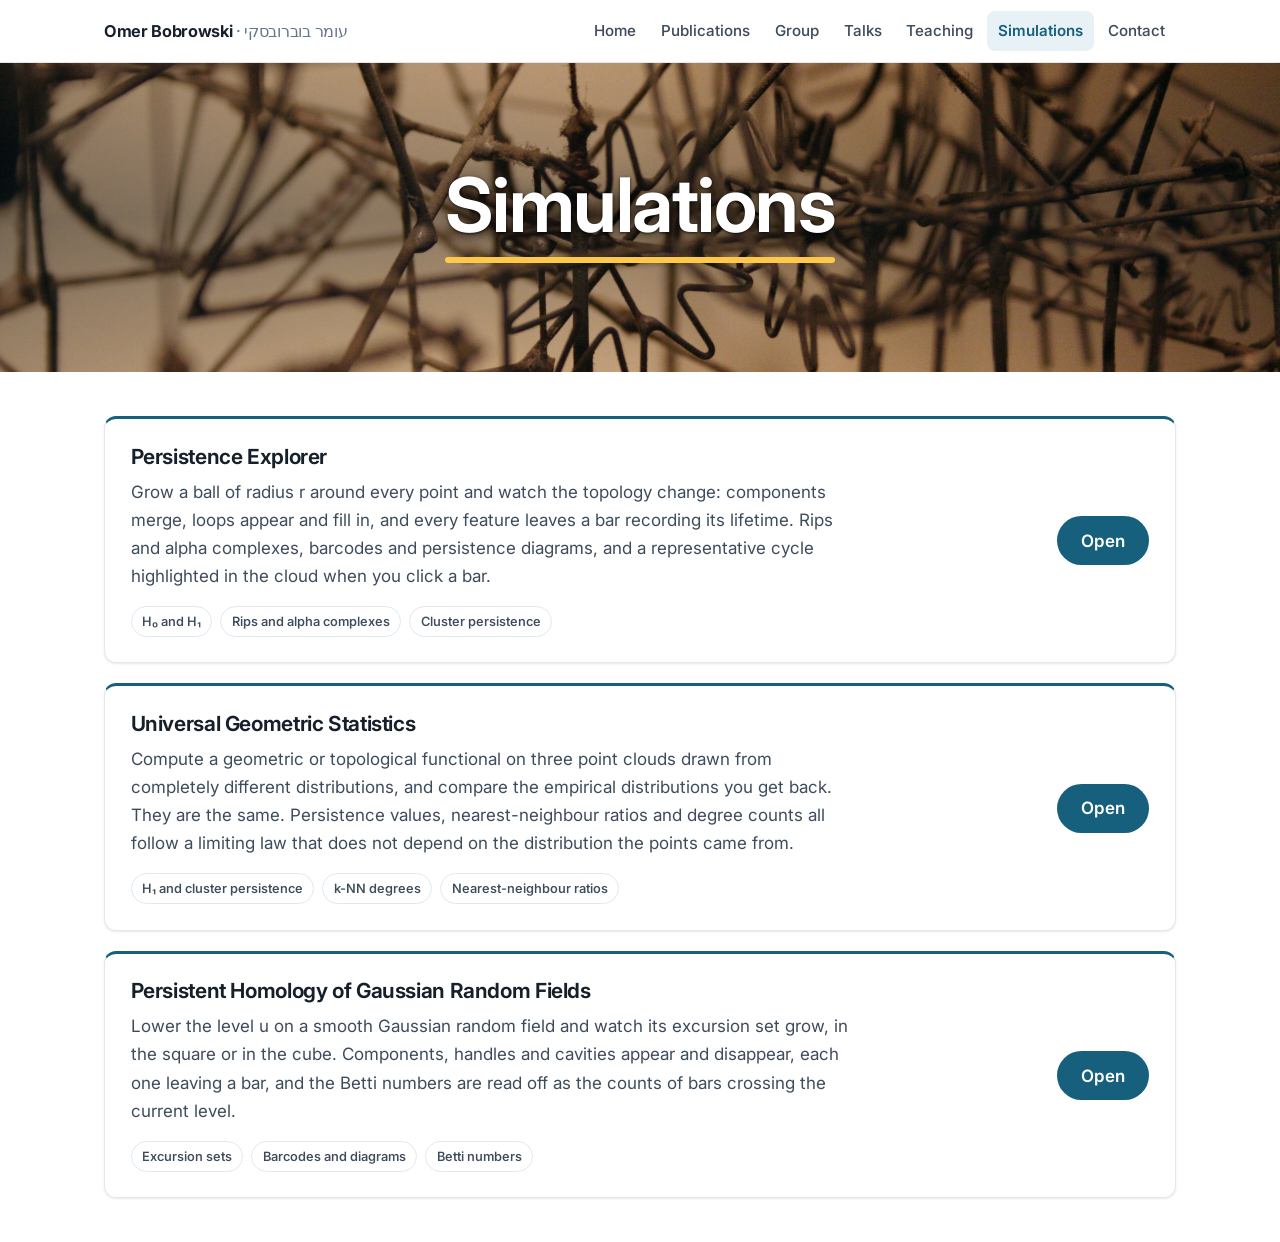
<file: simulations.html>
<!DOCTYPE html>
<html lang="en">
<head>
<meta charset="utf-8">
<meta name="viewport" content="width=device-width, initial-scale=1">
<title>Simulations · Omer Bobrowski</title>
<meta name="description" content="Interactive simulations in stochastic topology and topological data analysis, by Omer Bobrowski.">
<link rel="icon" href="images/favicon.svg" type="image/svg+xml">
<link rel="preconnect" href="https://fonts.googleapis.com">
<link rel="preconnect" href="https://fonts.gstatic.com" crossorigin>
<link href="https://fonts.googleapis.com/css2?family=Inter:wght@400;450;500;550;600;650;700&display=swap" rel="stylesheet">
<link rel="stylesheet" href="css/style.css">
</head>
<body>
<a class="skip-link" href="#main">Skip to content</a>

<header class="site-header">
  <div class="wrap">
    <a class="brand" href="index.html">Omer Bobrowski <span>· <bdi>עומר בוברובסקי</bdi></span></a>
    <button class="nav-toggle" aria-expanded="false" aria-controls="nav" aria-label="Menu">☰</button>
    <nav class="nav" id="nav">
      <a href="index.html">Home</a>
      <a href="publications.html">Publications</a>
      <a href="group.html">Group</a>
      <a href="talks.html">Talks</a>
      <a href="teaching.html">Teaching</a>
      <a href="simulations.html" aria-current="page">Simulations</a>
      <a href="contact.html">Contact</a>
    </nav>
  </div>
</header>

<div class="banner-base pagebanner" style="background-image:url('images/banner-sculpture.jpg')">
  <div class="wrap">
    <h1>Simulations</h1>
  </div>
</div>

<main id="main">
  <section>
    <div class="wrap">

      <!-- To add a simulation: copy one <article class="sim"> block, point both
           links at the new file in simulations/, keep target="_blank" on
           them, and edit the text. -->
      <div class="sim-list">

        <article class="sim">
          <div class="sim-body">
            <h2><a href="simulations/persistence-explorer.html" target="_blank" rel="noopener">Persistence Explorer</a></h2>
            <p>Grow a ball of radius r around every point and watch the topology change:
            components merge, loops appear and fill in, and every feature leaves a bar
            recording its lifetime. Rips and alpha complexes, barcodes and persistence
            diagrams, and a representative cycle highlighted in the cloud when you click
            a bar.</p>
            <ul class="chips">
              <li class="chip">H&#8320; and H&#8321;</li>
              <li class="chip">Rips and alpha complexes</li>
              <li class="chip">Cluster persistence</li>
            </ul>
          </div>
          <div class="sim-go">
            <a class="sim-open" href="simulations/persistence-explorer.html" target="_blank" rel="noopener">Open</a>
          </div>
        </article>

        <article class="sim">
          <div class="sim-body">
            <h2><a href="simulations/universal-geometric-statistics.html" target="_blank" rel="noopener">Universal Geometric Statistics</a></h2>
            <p>Compute a geometric or topological functional on three point clouds
            drawn from completely different distributions, and compare the
            empirical distributions you get back. They are the same. Persistence
            values, nearest-neighbour ratios and degree counts all follow a limiting
            law that does not depend on the distribution the points came from.</p>
            <ul class="chips">
              <li class="chip">H&#8321; and cluster persistence</li>
              <li class="chip">k-NN degrees</li>
              <li class="chip">Nearest-neighbour ratios</li>
            </ul>
          </div>
          <div class="sim-go">
            <a class="sim-open" href="simulations/universal-geometric-statistics.html" target="_blank" rel="noopener">Open</a>
          </div>
        </article>

        <article class="sim">
          <div class="sim-body">
            <h2><a href="simulations/gaussian-random-fields.html" target="_blank" rel="noopener">Persistent Homology of Gaussian Random Fields</a></h2>
            <p>Lower the level u on a smooth Gaussian random field and watch its
            excursion set grow, in the square or in the cube. Components, handles
            and cavities appear and disappear, each one leaving a bar, and the
            Betti numbers are read off as the counts of bars crossing the current
            level.</p>
            <ul class="chips">
              <li class="chip">Excursion sets</li>
              <li class="chip">Barcodes and diagrams</li>
              <li class="chip">Betti numbers</li>
            </ul>
          </div>
          <div class="sim-go">
            <a class="sim-open" href="simulations/gaussian-random-fields.html" target="_blank" rel="noopener">Open</a>
          </div>
        </article>

      </div>

    </div>
  </section>
</main>


<script src="js/main.js"></script>
</body>
</html>
</file>
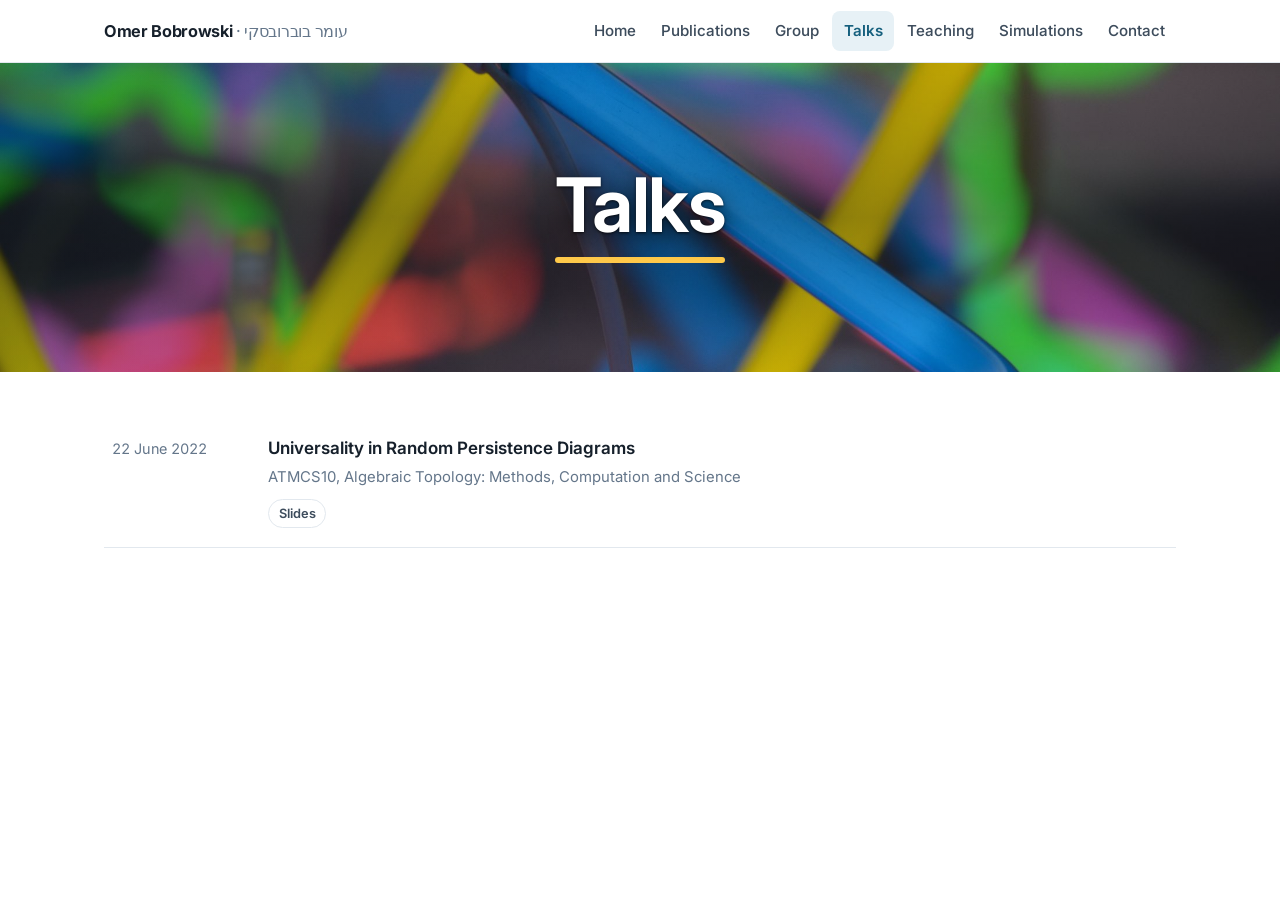
<file: talks.html>
<!DOCTYPE html>
<html lang="en">
<head>
<meta charset="utf-8">
<meta name="viewport" content="width=device-width, initial-scale=1">
<title>Talks · Omer Bobrowski</title>
<meta name="description" content="Talks and slides by Omer Bobrowski on stochastic topology and topological data analysis.">
<link rel="icon" href="images/favicon.svg" type="image/svg+xml">
<link rel="preconnect" href="https://fonts.googleapis.com">
<link rel="preconnect" href="https://fonts.gstatic.com" crossorigin>
<link href="https://fonts.googleapis.com/css2?family=Inter:wght@400;450;500;550;600;650;700&display=swap" rel="stylesheet">
<link rel="stylesheet" href="css/style.css">
</head>
<body>
<a class="skip-link" href="#main">Skip to content</a>

<header class="site-header">
  <div class="wrap">
    <a class="brand" href="index.html">Omer Bobrowski <span>· <bdi>עומר בוברובסקי</bdi></span></a>
    <button class="nav-toggle" aria-expanded="false" aria-controls="nav" aria-label="Menu">☰</button>
    <nav class="nav" id="nav">
      <a href="index.html">Home</a>
      <a href="publications.html">Publications</a>
      <a href="group.html">Group</a>
      <a href="talks.html" aria-current="page">Talks</a>
      <a href="teaching.html">Teaching</a>
      <a href="simulations.html">Simulations</a>
      <a href="contact.html">Contact</a>
    </nav>
  </div>
</header>

<div class="banner-base pagebanner" style="background-image:url('images/banner-talks.jpg')">
  <div class="wrap">
    <h1>Talks</h1>
  </div>
</div>

<main id="main">
  <section>
    <div class="wrap">
      <!-- Copy one of these blocks to add a talk. Newest first. -->
      <div class="talk">
        <div class="talk-date">22 June 2022</div>
        <div>
          <div class="talk-title">Universality in Random Persistence Diagrams</div>
          <div class="talk-event">ATMCS10, Algebraic Topology: Methods, Computation and Science</div>
          <div class="pub-links">
            <a href="https://drive.google.com/file/d/1WuJOHvz1rHkXxkHPkdlOplaCMCne5diM/view?usp=sharing" target="_blank" rel="noopener">Slides</a>
          </div>
        </div>
      </div>

    </div>
  </section>
</main>


<script src="js/main.js"></script>
</body>
</html>
</file>
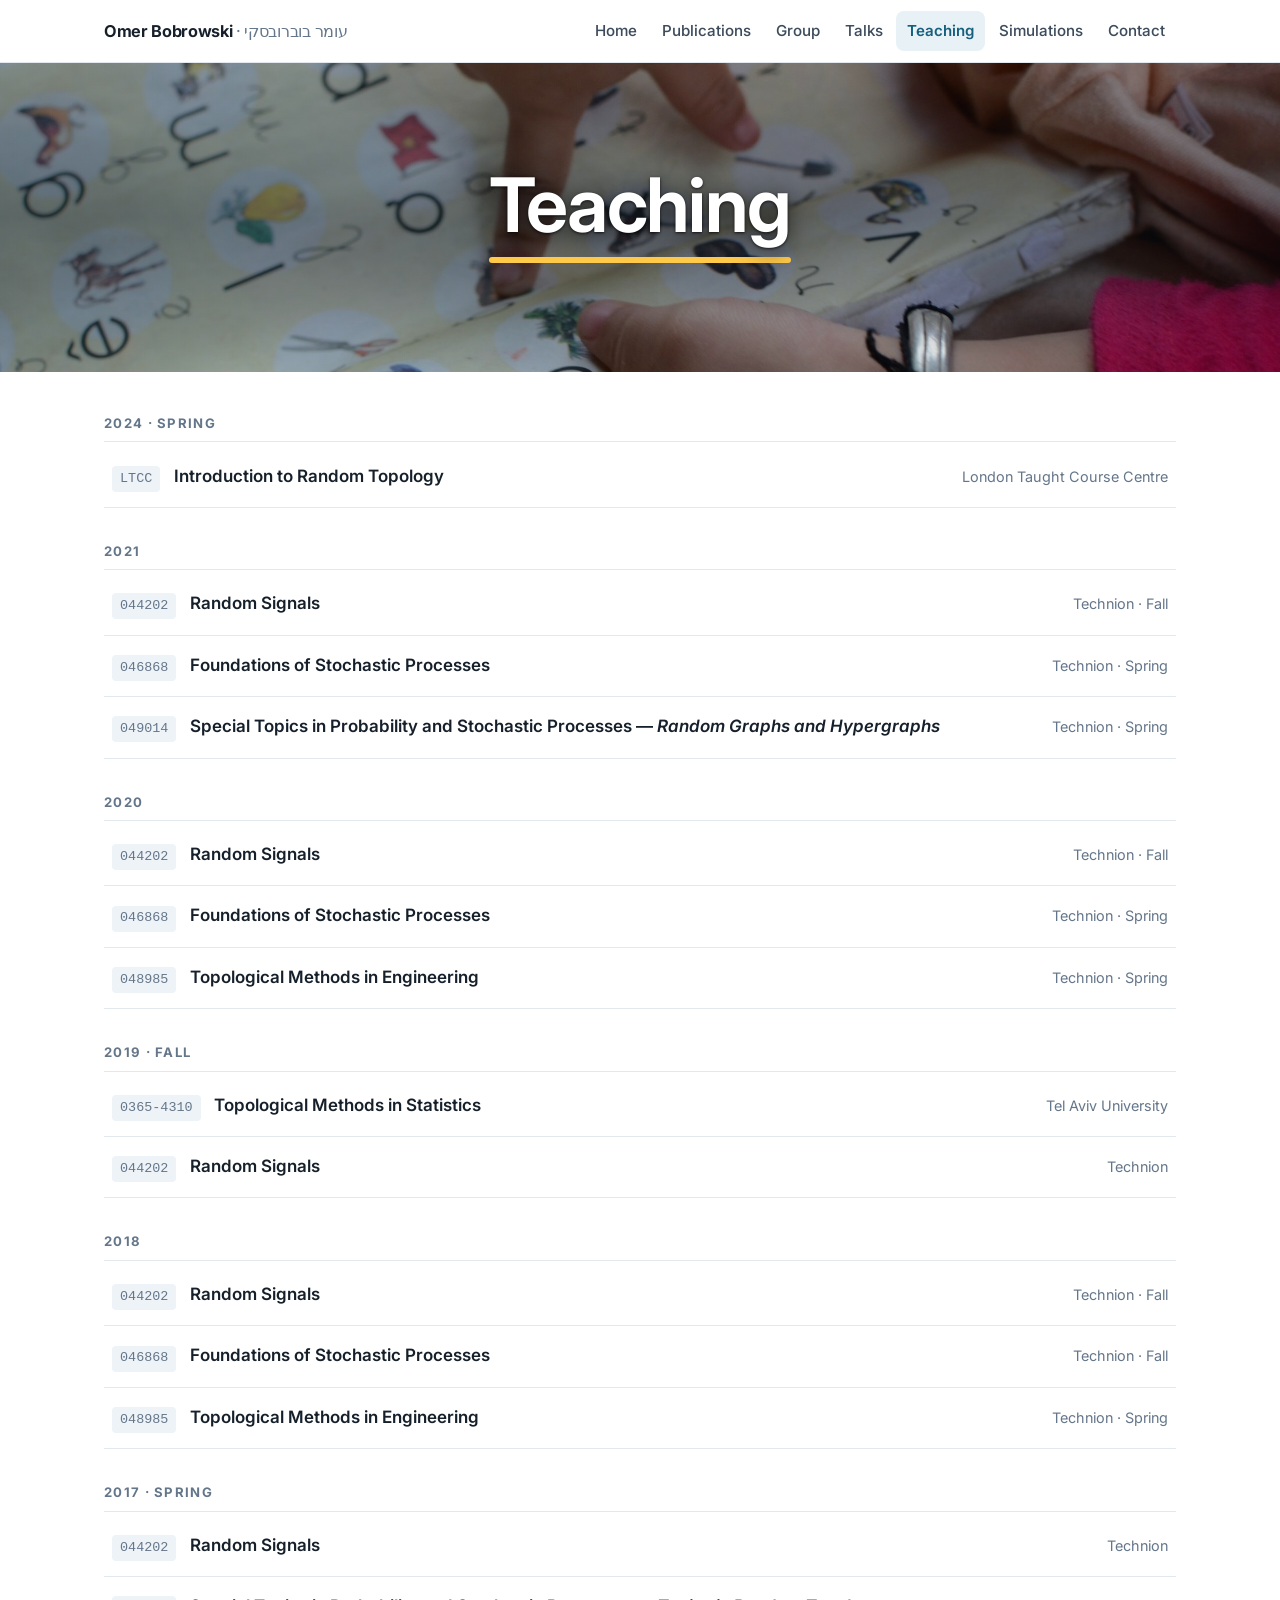
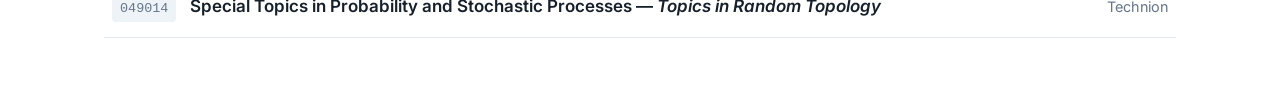
<file: teaching.html>
<!DOCTYPE html>
<html lang="en">
<head>
<meta charset="utf-8">
<meta name="viewport" content="width=device-width, initial-scale=1">
<title>Teaching · Omer Bobrowski</title>
<meta name="description" content="Courses taught by Omer Bobrowski at Queen Mary University of London, the Technion and Tel Aviv University.">
<link rel="icon" href="images/favicon.svg" type="image/svg+xml">
<link rel="preconnect" href="https://fonts.googleapis.com">
<link rel="preconnect" href="https://fonts.gstatic.com" crossorigin>
<link href="https://fonts.googleapis.com/css2?family=Inter:wght@400;450;500;550;600;650;700&display=swap" rel="stylesheet">
<link rel="stylesheet" href="css/style.css">
</head>
<body>
<a class="skip-link" href="#main">Skip to content</a>

<header class="site-header">
  <div class="wrap">
    <a class="brand" href="index.html">Omer Bobrowski <span>· <bdi>עומר בוברובסקי</bdi></span></a>
    <button class="nav-toggle" aria-expanded="false" aria-controls="nav" aria-label="Menu">☰</button>
    <nav class="nav" id="nav">
      <a href="index.html">Home</a>
      <a href="publications.html">Publications</a>
      <a href="group.html">Group</a>
      <a href="talks.html">Talks</a>
      <a href="teaching.html" aria-current="page">Teaching</a>
      <a href="simulations.html">Simulations</a>
      <a href="contact.html">Contact</a>
    </nav>
  </div>
</header>

<div class="banner-base pagebanner" style="background-image:url('images/banner-teaching.jpg')">
  <div class="wrap">
    <h1>Teaching</h1>
  </div>
</div>

<main id="main">
  <section>
    <div class="wrap">
      <div class="term">
        <h2>2024 · Spring</h2>
        <div class="course">
          <span class="course-code">LTCC</span>
          <span class="course-name">Introduction to Random Topology</span>
          <span class="course-where">London Taught Course Centre</span>
        </div>
      </div>

      <div class="term">
        <h2>2021</h2>
        <div class="course">
          <span class="course-code">044202</span>
          <span class="course-name">Random Signals</span>
          <span class="course-where">Technion · Fall</span>
        </div>
        <div class="course">
          <span class="course-code">046868</span>
          <span class="course-name">Foundations of Stochastic Processes</span>
          <span class="course-where">Technion · Spring</span>
        </div>
        <div class="course">
          <span class="course-code">049014</span>
          <span class="course-name">Special Topics in Probability and Stochastic Processes —
            <em>Random Graphs and Hypergraphs</em></span>
          <span class="course-where">Technion · Spring</span>
        </div>
      </div>

      <div class="term">
        <h2>2020</h2>
        <div class="course">
          <span class="course-code">044202</span>
          <span class="course-name">Random Signals</span>
          <span class="course-where">Technion · Fall</span>
        </div>
        <div class="course">
          <span class="course-code">046868</span>
          <span class="course-name">Foundations of Stochastic Processes</span>
          <span class="course-where">Technion · Spring</span>
        </div>
        <div class="course">
          <span class="course-code">048985</span>
          <span class="course-name">Topological Methods in Engineering</span>
          <span class="course-where">Technion · Spring</span>
        </div>
      </div>

      <div class="term">
        <h2>2019 · Fall</h2>
        <div class="course">
          <span class="course-code">0365-4310</span>
          <span class="course-name">Topological Methods in Statistics</span>
          <span class="course-where">Tel Aviv University</span>
        </div>
        <div class="course">
          <span class="course-code">044202</span>
          <span class="course-name">Random Signals</span>
          <span class="course-where">Technion</span>
        </div>
      </div>

      <div class="term">
        <h2>2018</h2>
        <div class="course">
          <span class="course-code">044202</span>
          <span class="course-name">Random Signals</span>
          <span class="course-where">Technion · Fall</span>
        </div>
        <div class="course">
          <span class="course-code">046868</span>
          <span class="course-name">Foundations of Stochastic Processes</span>
          <span class="course-where">Technion · Fall</span>
        </div>
        <div class="course">
          <span class="course-code">048985</span>
          <span class="course-name">Topological Methods in Engineering</span>
          <span class="course-where">Technion · Spring</span>
        </div>
      </div>

      <div class="term">
        <h2>2017 · Spring</h2>
        <div class="course">
          <span class="course-code">044202</span>
          <span class="course-name">Random Signals</span>
          <span class="course-where">Technion</span>
        </div>
        <div class="course">
          <span class="course-code">049014</span>
          <span class="course-name">Special Topics in Probability and Stochastic Processes —
            <em>Topics in Random Topology</em></span>
          <span class="course-where">Technion</span>
        </div>
      </div>

    </div>
  </section>
</main>


<script src="js/main.js"></script>
</body>
</html>
</file>
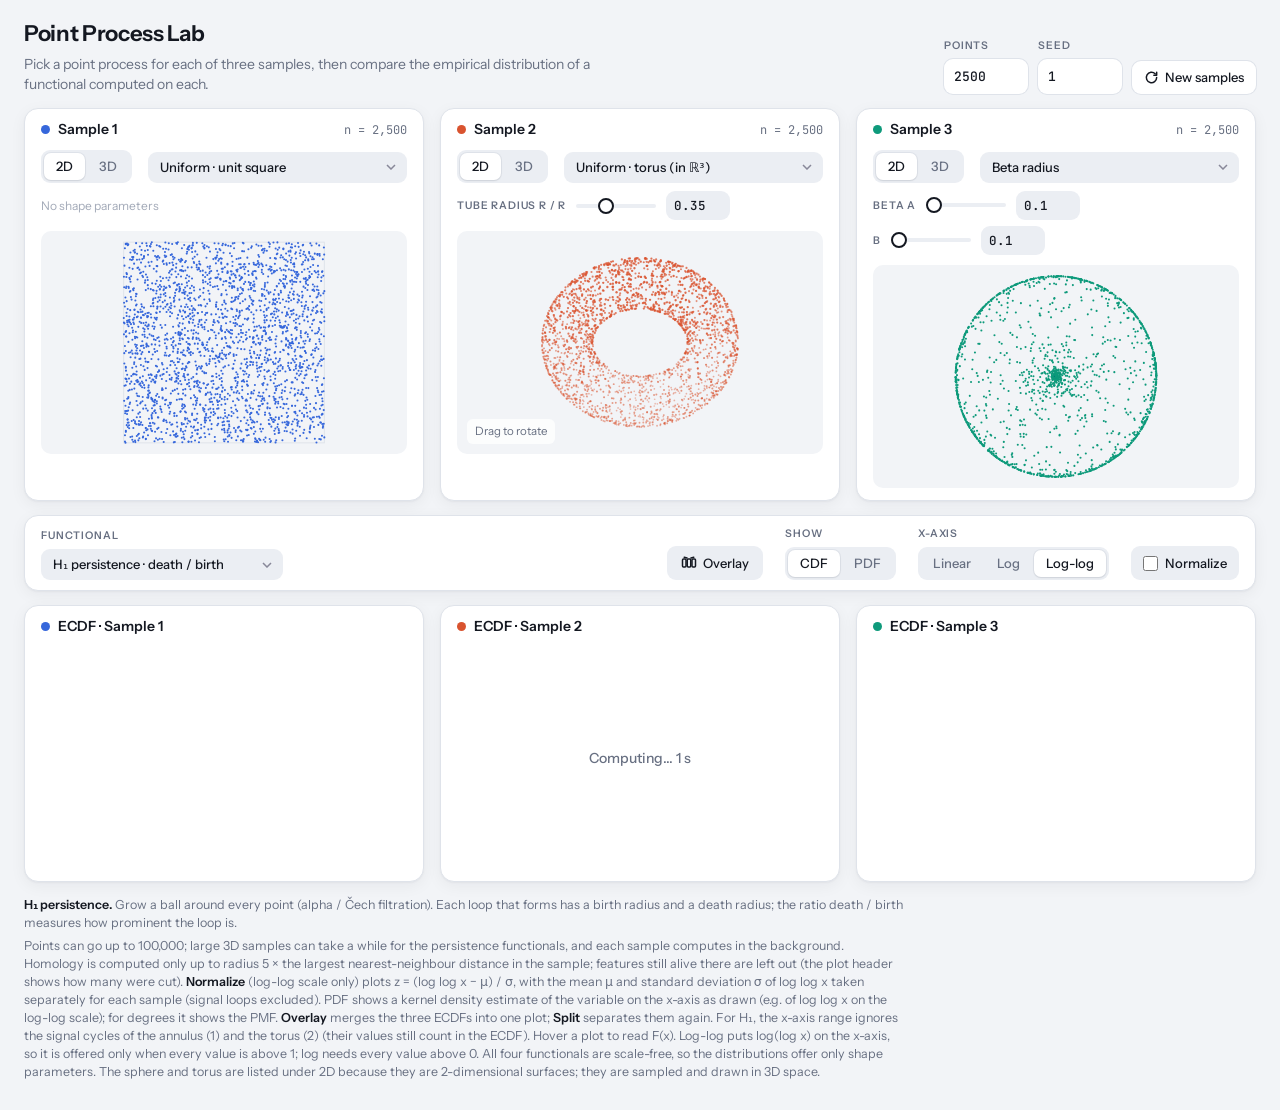
<file: simulations/point-process-lab.html>
<!doctype html><html><head><meta charset=utf8><meta name=viewport content="width=device-width,initial-scale=1,viewport-fit=cover"><style>:root{color-scheme:light;box-sizing:border-box;padding-top:env(safe-area-inset-top,0px);padding-bottom:env(safe-area-inset-bottom,0px)}html{scroll-padding-top:env(safe-area-inset-top,0px)}body{margin:0;padding:0;font:14px -apple-system,BlinkMacSystemFont,sans-serif;background:#fff;color:#000}img{max-width:100%}[hidden]:not([hidden=until-found i]){display:none!important}</style></head><body>
<title>Point Process Lab</title>
<meta name="claude:viewport-fit-sides" content="cover">
<link rel="preconnect" href="https://fonts.googleapis.com">
<link rel="preconnect" href="https://fonts.gstatic.com" crossorigin>
<link rel="stylesheet" href="https://fonts.googleapis.com/css2?family=Instrument+Sans:wght@400;500;600;700&family=JetBrains+Mono:wght@400;500&display=swap">
<style>
/* Layout: control bar → row of three sample plots → functional bar → row of three ECDF plots. */
:root {
  --bg: #F2F4F7;
  --panel: #FFFFFF;
  --soft: #EBEEF3;
  --line: #DFE3EA;
  --fg: #141821;
  --muted: #687082;
  --faint: #A3AAB8;
  --s1: #3667DB;
  --s2: #D9532F;
  --s3: #0E9A7B;
  --shadow: 0 1px 2px rgba(20,24,33,.04), 0 4px 16px rgba(20,24,33,.05);
  --font: "Instrument Sans", ui-sans-serif, system-ui, -apple-system, "Segoe UI", sans-serif;
  --mono: "JetBrains Mono", ui-monospace, "SF Mono", Menlo, monospace;
  --r: 14px;
}
@media (prefers-color-scheme: dark) {
  :root:not([data-theme="light"]) {
    --bg: #0D1015; --panel: #151920; --soft: #1C212A; --line: #262C37;
    --fg: #E8EBF1; --muted: #8C94A4; --faint: #59606E;
    --s1: #6F9BF7; --s2: #F2805F; --s3: #3CC9A5;
    --shadow: 0 1px 2px rgba(0,0,0,.3), 0 6px 20px rgba(0,0,0,.25);
    color-scheme: dark;
  }
}
:root[data-theme="dark"] {
  --bg: #0D1015; --panel: #151920; --soft: #1C212A; --line: #262C37;
  --fg: #E8EBF1; --muted: #8C94A4; --faint: #59606E;
  --s1: #6F9BF7; --s2: #F2805F; --s3: #3CC9A5;
  --shadow: 0 1px 2px rgba(0,0,0,.3), 0 6px 20px rgba(0,0,0,.25);
  color-scheme: dark;
}
* { box-sizing: border-box; }
[hidden] { display: none !important; }
body { background: var(--bg); color: var(--fg); font-family: var(--font); font-size: 14px; line-height: 1.45; -webkit-font-smoothing: antialiased; }
.app { max-width: 1440px; margin: 0 auto; gap: 14px !important; padding-left: max(16px, env(safe-area-inset-left, 0px)); padding-right: max(16px, env(safe-area-inset-right, 0px)); padding-block: 18px 28px; display: grid; gap: 16px; }
@media (min-width: 700px) { .app { padding-left: max(24px, env(safe-area-inset-left, 0px)); padding-right: max(24px, env(safe-area-inset-right, 0px)); } }

header.top { display: flex; flex-wrap: wrap; align-items: flex-end; justify-content: space-between; gap: 12px 24px; }
.hl { display: grid; gap: 4px; min-width: 0; }
.hc { display: flex; align-items: flex-end; gap: 10px; flex-wrap: wrap; }
.hc input[type=number] { background: var(--panel); box-shadow: 0 0 0 1px var(--line); }
.hc .btn { background: var(--panel); box-shadow: 0 0 0 1px var(--line); height: 33px; }
.hc .btn:hover { background: var(--soft); }
h1 { margin: 0; font-size: 22px; font-weight: 650; letter-spacing: -0.015em; text-wrap: balance; }
.lede { margin: 0; color: var(--muted); max-width: 70ch; }

.bar { display: flex; padding-block: 10px !important; flex-wrap: wrap; gap: 14px 22px; align-items: flex-end; background: var(--panel); border: 1px solid var(--line); border-radius: var(--r); padding: 14px 16px; box-shadow: var(--shadow); }
.grp { display: grid; gap: 6px; min-width: 0; }
.lbl { font-size: 10.5px; font-weight: 600; text-transform: uppercase; letter-spacing: .08em; color: var(--muted); display: flex; justify-content: space-between; gap: 10px; }
.lbl output { font-family: var(--mono); font-weight: 500; letter-spacing: 0; text-transform: none; color: var(--fg); }
.lbl .nt { text-transform: none; letter-spacing: 0; font-size: 12px; }
.seg { display: inline-flex; background: var(--soft); border-radius: 9px; padding: 3px; gap: 2px; }
.seg button { appearance: none; border: 0; background: transparent; color: var(--muted); font: 500 13px/1 var(--font); padding: 7px 12px; border-radius: 7px; cursor: pointer; transition: background .15s, color .15s; white-space: nowrap; }
.seg button:hover:not(:disabled) { color: var(--fg); }
.seg button[aria-pressed="true"] { background: var(--panel); color: var(--fg); box-shadow: 0 1px 2px rgba(0,0,0,.08), 0 0 0 1px var(--line); }
.seg button:disabled { opacity: .38; cursor: not-allowed; }
select { appearance: none; font: 500 13px/1 var(--font); color: var(--fg); background: var(--soft) url("data:image/svg+xml,%3Csvg xmlns='http://www.w3.org/2000/svg' width='10' height='6'%3E%3Cpath d='M1 1l4 4 4-4' fill='none' stroke='%23889' stroke-width='1.5'/%3E%3C/svg%3E") no-repeat right 11px center; border: 0; border-radius: 9px; padding: 9px 30px 9px 12px; cursor: pointer; min-width: 200px; max-width: 100%; }
input[type=range] { -webkit-appearance: none; appearance: none; width: 130px; height: 22px; background: transparent; cursor: pointer; }
input[type=range]::-webkit-slider-runnable-track { height: 4px; border-radius: 4px; background: var(--soft); }
input[type=range]::-moz-range-track { height: 4px; border-radius: 4px; background: var(--soft); }
input[type=range]::-webkit-slider-thumb { -webkit-appearance: none; width: 16px; height: 16px; border-radius: 50%; background: var(--panel); border: 2px solid var(--fg); margin-top: -6px; }
input[type=range]::-moz-range-thumb { width: 12px; height: 12px; border-radius: 50%; background: var(--panel); border: 2px solid var(--fg); }
input[type=number] { font: 500 13px/1 var(--mono); color: var(--fg); background: var(--soft); border: 0; border-radius: 9px; padding: 9px 10px; width: 84px; }
.btn { appearance: none; border: 0; background: var(--soft); color: var(--fg); height: 32px; padding: 0 12px; border-radius: 9px; display: inline-flex; align-items: center; gap: 6px; font: 500 13px/1 var(--font); cursor: pointer; transition: background .15s; }
.btn:hover { background: var(--line); }
.row { display: flex; gap: 8px; align-items: center; }
.spacer { flex: 1; }
:focus-visible { outline: 2px solid var(--s1); outline-offset: 2px; }

.trio { display: grid; grid-template-columns: repeat(3, minmax(0, 1fr)); gap: 16px; }
@media (max-width: 860px) { .trio { grid-template-columns: minmax(0, 1fr); } }
.card { background: var(--panel); border: 1px solid var(--line); border-radius: var(--r); box-shadow: var(--shadow); min-width: 0; padding-bottom: 12px; }
.card-head { display: flex; align-items: baseline; justify-content: space-between; gap: 4px 12px; padding: 10px 16px 0; flex-wrap: wrap; }
.ttl { font-weight: 600; font-size: 14px; display: flex; align-items: center; gap: 8px; }
.dot { width: 9px; height: 9px; border-radius: 50%; flex: none; }
.meta { font-family: var(--mono); font-size: 12px; color: var(--muted); font-variant-numeric: tabular-nums; white-space: nowrap; overflow: hidden; text-overflow: ellipsis; min-width: 0; }
#cdfs .card-head { flex-wrap: nowrap; }
#cdfs .ttl { flex: none; white-space: nowrap; }
.cv { position: relative; margin: 10px 16px 0; border-radius: 10px; overflow: hidden; max-width: 100%; }
.cv canvas { position: absolute; inset: 0; width: 100%; height: 100%; display: block; }
.cv.pts { aspect-ratio: 1 / 1; background: var(--bg); touch-action: none; }
.cv.pts.rot { cursor: grab; }
.cv.pts.rot:active { cursor: grabbing; }
.cv.cdf { aspect-ratio: 5 / 4; }
.badge { position: absolute; left: 10px; bottom: 10px; font-size: 11.5px; color: var(--muted); background: color-mix(in srgb, var(--panel) 82%, transparent); padding: 4px 8px; border-radius: 6px; pointer-events: none; }
.busy { position: absolute; inset: 0; display: grid; place-items: center; background: color-mix(in srgb, var(--panel) 65%, transparent); font-weight: 500; color: var(--muted); }

.ctl { display: flex; flex-wrap: wrap; gap: 10px 16px; align-items: flex-end; padding: 10px 16px 0; }
.ctl select { flex: 1 1 160px; min-width: 0; }
.ctl input[type=range] { width: 120px; }
.ctl.params { min-height: 38px; padding-top: 8px; align-items: center; gap: 6px 18px; }
.ctl.params .grp { flex: 0 1 auto; display: flex; align-items: center; gap: 8px; }
.ctl.params .lbl { gap: 6px; }
.ctl.params input[type=range] { width: 80px; }
.ctl.params .num { width: 64px; }
input[type=number].num { width: 64px; padding: 6px 8px; font-size: 12.5px; }
.noparam { font-size: 12px; color: var(--faint); }

.btn.ov { height: 34px; padding: 0 14px; align-self: flex-end; }
.btn.ov[aria-pressed="true"] { background: var(--fg); color: var(--panel); }
#cdfs { position: relative; }
#cdfs .card { position: relative; transition: transform .72s cubic-bezier(.65,0,.25,1), background-color .35s, border-color .35s, box-shadow .35s; }
#cdfs .card .card-head { transition: opacity .3s; }
#cdfs .card.fly { transform: translate(var(--dx), var(--dy)); background-color: transparent; border-color: transparent; box-shadow: none; z-index: 2; pointer-events: none; }
#cdfs .card.fly .card-head { opacity: 0; }
#cdfs .card.gone { visibility: hidden; }
@media (max-width: 860px) { #cdfs .card.gone { display: none; } }
#cdfs.instant .card, #cdfs .card.instant1 { transition: none !important; }
.legend { display: none; flex: 1 1 auto; min-width: 0; gap: 14px; align-items: center; font-size: 12px; color: var(--muted); opacity: 0; transition: opacity .3s; }
#cdfs.overlay .legend { display: flex; }
#cdfs.show-legend .legend { opacity: 1; }
#cdfs.overlay #ct1, #cdfs.overlay #cm1 { display: none; }
.legend .li { display: flex; align-items: center; gap: 6px; min-width: 0; flex: 0 1 auto; white-space: nowrap; }
.legend .li .ln { overflow: hidden; text-overflow: ellipsis; min-width: 0; }
.legend .li b { color: var(--fg); font-weight: 600; }
@media (prefers-reduced-motion: reduce) { #cdfs .card, .legend { transition: none !important; } }

@media (min-width: 861px) { .fitted .cv.pts, .fitted .cv.cdf { aspect-ratio: auto; height: var(--ph); } }
.chk { display: inline-flex; align-items: center; gap: 7px; height: 34px; padding: 0 12px; border-radius: 9px; background: var(--soft); font: 500 13px/1 var(--font); color: var(--fg); cursor: pointer; align-self: flex-end; user-select: none; }
.chk input { accent-color: var(--fg); width: 15px; height: 15px; margin: 0; cursor: inherit; }
.chk.off { opacity: .4; cursor: not-allowed; }
.note { color: var(--muted); font-size: 12.5px; max-width: 110ch; display: grid; gap: 4px; }
.note p { margin: 0; }
.note b { color: var(--fg); font-weight: 600; }
@media (prefers-reduced-motion: reduce) { * { transition: none !important; } }
</style>

<div class="app" id="app">
  <header class="top">
    <div class="hl">
      <h1>Point Process Lab</h1>
      <p class="lede">Pick a point process for each of three samples, then compare the empirical distribution of a functional computed on each.</p>
    </div>
    <div class="hc">
      <div class="grp">
        <label class="lbl" for="nIn">Points</label>
        <input type="number" id="nIn" min="10" max="100000" step="100" value="2500" inputmode="numeric">
      </div>
      <div class="grp">
        <label class="lbl" for="seedIn">Seed</label>
        <input type="number" id="seedIn" min="0" max="999999" step="1" value="1" inputmode="numeric">
      </div>
      <button type="button" class="btn" id="reseed" title="Draw three new samples"><svg width="15" height="15" viewBox="0 0 16 16" fill="none" stroke="currentColor" stroke-width="1.6" stroke-linecap="round" stroke-linejoin="round"><path d="M13.5 8a5.5 5.5 0 1 1-1.6-3.9"/><path d="M13.5 2.5v3h-3"/></svg>New samples</button>
    </div>
  </header>

  <section class="trio" id="samples" aria-label="Samples"></section>

  <section class="bar" aria-label="Functional">
    <div class="grp">
      <label class="lbl" for="fnSel">Functional</label>
      <select id="fnSel">
        <option value="h1">H₁ persistence · death / birth</option>
        <option value="cluster">Cluster persistence · death / birth</option>
        <option value="knn">k-NN graph · vertex degree</option>
        <option value="ratio">NN distances · Rᵢ / Rⱼ</option>
      </select>
    </div>
    <div class="grp fparam" data-for="cluster" hidden>
      <label class="lbl" for="kcN"><span>Cluster size <span class="nt">k</span></span></label>
      <div class="row"><input type="range" id="kc" min="2" max="40" step="1" value="3" aria-label="kc"><input type="number" class="num" id="kcN" min="2" step="1" value="3"></div>
    </div>
    <div class="grp fparam" data-for="knn" hidden>
      <label class="lbl" for="kkN"><span>Neighbours <span class="nt">k</span></span></label>
      <div class="row"><input type="range" id="kk" min="1" max="20" step="1" value="3" aria-label="kk"><input type="number" class="num" id="kkN" min="1" step="1" value="3"></div>
    </div>
    <div class="grp fparam" data-for="knn" hidden>
      <div class="lbl">Edges</div>
      <div class="seg" id="segGraph">
        <button type="button" data-v="sym" aria-pressed="true" title="Edge if either point is among the other's k nearest">Either</button>
        <button type="button" data-v="mut" aria-pressed="false" title="Edge if both points are among each other's k nearest">Mutual</button>
        <button type="button" data-v="in" aria-pressed="false" title="Number of points that have this point among their k nearest">In-degree</button>
      </div>
    </div>
    <div class="grp fparam" data-for="ratio" hidden>
      <label class="lbl" for="riN"><span>Numerator <span class="nt">i</span></span></label>
      <div class="row"><input type="range" id="ri" min="1" max="20" step="1" value="2" aria-label="ri"><input type="number" class="num" id="riN" min="1" step="1" value="2"></div>
    </div>
    <div class="grp fparam" data-for="ratio" hidden>
      <label class="lbl" for="rjN"><span>Denominator <span class="nt">j</span></span></label>
      <div class="row"><input type="range" id="rj" min="1" max="20" step="1" value="1" aria-label="rj"><input type="number" class="num" id="rjN" min="1" step="1" value="1"></div>
    </div>
    <div class="spacer"></div>
    <button type="button" class="btn ov" id="ovBtn" aria-pressed="false">
      <svg id="icoOverlay" width="16" height="16" viewBox="0 0 16 16" fill="none" stroke="currentColor" stroke-width="1.5" stroke-linecap="round" stroke-linejoin="round"><rect x="1.5" y="4" width="3.5" height="8" rx="1"/><rect x="6.25" y="4" width="3.5" height="8" rx="1"/><rect x="11" y="4" width="3.5" height="8" rx="1"/><path d="M3.2 2.2 6 3M12.8 2.2 10 3"/></svg>
      <svg id="icoSplit" width="16" height="16" viewBox="0 0 16 16" fill="none" stroke="currentColor" stroke-width="1.5" stroke-linecap="round" stroke-linejoin="round" hidden><rect x="5" y="3" width="6" height="10" rx="1.2"/><path d="M3.5 8H1M1 8l1.6-1.6M1 8l1.6 1.6M12.5 8H15M15 8l-1.6-1.6M15 8l-1.6 1.6"/></svg>
      <span>Overlay</span>
    </button>
    <div class="grp">
      <div class="lbl">Show</div>
      <div class="seg" id="segKind">
        <button type="button" data-v="cdf" aria-pressed="true">CDF</button>
        <button type="button" data-v="pdf" aria-pressed="false">PDF</button>
      </div>
    </div>
    <div class="grp">
      <div class="lbl">X-axis</div>
      <div class="seg" id="segScale">
        <button type="button" data-v="lin" aria-pressed="false">Linear</button>
        <button type="button" data-v="log" aria-pressed="false">Log</button>
        <button type="button" data-v="loglog" aria-pressed="true">Log-log</button>
      </div>
    </div>
    <label class="chk" id="normWrap"><input type="checkbox" id="normIn"><span>Normalize</span></label>
  </section>

  <section class="trio" id="cdfs" aria-label="Empirical CDFs"></section>

  <footer class="note">
    <p id="fnNote"></p>
    <p>Points can go up to 100,000; large 3D samples can take a while for the persistence functionals, and each sample computes in the background. Homology is computed only up to radius 5 × the largest nearest-neighbour distance in the sample; features still alive there are left out (the plot header shows how many were cut). <b>Normalize</b> (log-log scale only) plots z = (log log x − μ) / σ, with the mean μ and standard deviation σ of log log x taken separately for each sample (signal loops excluded). PDF shows a kernel density estimate of the variable on the x-axis as drawn (e.g. of log log x on the log-log scale); for degrees it shows the PMF. <b>Overlay</b> merges the three ECDFs into one plot; <b>Split</b> separates them again. For H₁, the x-axis range ignores the signal cycles of the annulus (1) and the torus (2) (their values still count in the ECDF). Hover a plot to read F(x). Log-log puts log(log x) on the x-axis, so it is offered only when every value is above 1; log needs every value above 0. All four functionals are scale-free, so the distributions offer only shape parameters. The sphere and torus are listed under 2D because they are 2-dimensional surfaces; they are sampled and drawn in 3D space.</p>
  </footer>
</div>

<!-- Worker sources: Delaunator 5.0.1 (ISC, github.com/mapbox/delaunator), the persistence engine, and the functional code. Not executed on the page; loaded into Web Workers. -->
<script type="javascript/worker" id="dlSrc">!function(t,i){"object"==typeof exports&&"undefined"!=typeof module?module.exports=i():"function"==typeof define&&define.amd?define(i):(t="undefined"!=typeof globalThis?globalThis:t||self).Delaunator=i()}(this,(function(){"use strict";const t=11102230246251565e-32,i=134217729,s=(3+8*t)*t;function e(t,i,s,e,n){let h,r,l,o,a=i[0],f=e[0],c=0,u=0;f>a==f>-a?(h=a,a=i[++c]):(h=f,f=e[++u]);let _=0;if(c<t&&u<s)for(f>a==f>-a?(r=a+h,l=h-(r-a),a=i[++c]):(r=f+h,l=h-(r-f),f=e[++u]),h=r,0!==l&&(n[_++]=l);c<t&&u<s;)f>a==f>-a?(r=h+a,o=r-h,l=h-(r-o)+(a-o),a=i[++c]):(r=h+f,o=r-h,l=h-(r-o)+(f-o),f=e[++u]),h=r,0!==l&&(n[_++]=l);for(;c<t;)r=h+a,o=r-h,l=h-(r-o)+(a-o),a=i[++c],h=r,0!==l&&(n[_++]=l);for(;u<s;)r=h+f,o=r-h,l=h-(r-o)+(f-o),f=e[++u],h=r,0!==l&&(n[_++]=l);return 0===h&&0!==_||(n[_++]=h),_}function n(t){return new Float64Array(t)}const h=22204460492503146e-32,r=11093356479670487e-47,l=n(4),o=n(8),a=n(12),f=n(16),c=n(4);function u(t,n,u,_,d,g){const y=(n-g)*(u-d),w=(t-d)*(_-g),b=y-w,A=Math.abs(y+w);return Math.abs(b)>=33306690738754716e-32*A?b:-function(t,n,u,_,d,g,y){let w,b,A,k,M,p,x,S,T,z,U,m,K,L,v,F,P,E;const H=t-d,I=u-d,N=n-g,j=_-g;L=H*j,p=i*H,x=p-(p-H),S=H-x,p=i*j,T=p-(p-j),z=j-T,v=S*z-(L-x*T-S*T-x*z),F=N*I,p=i*N,x=p-(p-N),S=N-x,p=i*I,T=p-(p-I),z=I-T,P=S*z-(F-x*T-S*T-x*z),U=v-P,M=v-U,l[0]=v-(U+M)+(M-P),m=L+U,M=m-L,K=L-(m-M)+(U-M),U=K-F,M=K-U,l[1]=K-(U+M)+(M-F),E=m+U,M=E-m,l[2]=m-(E-M)+(U-M),l[3]=E;let q=function(t,i){let s=i[0];for(let e=1;e<t;e++)s+=i[e];return s}(4,l),D=h*y;if(q>=D||-q>=D)return q;if(M=t-H,w=t-(H+M)+(M-d),M=u-I,A=u-(I+M)+(M-d),M=n-N,b=n-(N+M)+(M-g),M=_-j,k=_-(j+M)+(M-g),0===w&&0===b&&0===A&&0===k)return q;if(D=r*y+s*Math.abs(q),q+=H*k+j*w-(N*A+I*b),q>=D||-q>=D)return q;L=w*j,p=i*w,x=p-(p-w),S=w-x,p=i*j,T=p-(p-j),z=j-T,v=S*z-(L-x*T-S*T-x*z),F=b*I,p=i*b,x=p-(p-b),S=b-x,p=i*I,T=p-(p-I),z=I-T,P=S*z-(F-x*T-S*T-x*z),U=v-P,M=v-U,c[0]=v-(U+M)+(M-P),m=L+U,M=m-L,K=L-(m-M)+(U-M),U=K-F,M=K-U,c[1]=K-(U+M)+(M-F),E=m+U,M=E-m,c[2]=m-(E-M)+(U-M),c[3]=E;const B=e(4,l,4,c,o);L=H*k,p=i*H,x=p-(p-H),S=H-x,p=i*k,T=p-(p-k),z=k-T,v=S*z-(L-x*T-S*T-x*z),F=N*A,p=i*N,x=p-(p-N),S=N-x,p=i*A,T=p-(p-A),z=A-T,P=S*z-(F-x*T-S*T-x*z),U=v-P,M=v-U,c[0]=v-(U+M)+(M-P),m=L+U,M=m-L,K=L-(m-M)+(U-M),U=K-F,M=K-U,c[1]=K-(U+M)+(M-F),E=m+U,M=E-m,c[2]=m-(E-M)+(U-M),c[3]=E;const C=e(B,o,4,c,a);L=w*k,p=i*w,x=p-(p-w),S=w-x,p=i*k,T=p-(p-k),z=k-T,v=S*z-(L-x*T-S*T-x*z),F=b*A,p=i*b,x=p-(p-b),S=b-x,p=i*A,T=p-(p-A),z=A-T,P=S*z-(F-x*T-S*T-x*z),U=v-P,M=v-U,c[0]=v-(U+M)+(M-P),m=L+U,M=m-L,K=L-(m-M)+(U-M),U=K-F,M=K-U,c[1]=K-(U+M)+(M-F),E=m+U,M=E-m,c[2]=m-(E-M)+(U-M),c[3]=E;const G=e(C,a,4,c,f);return f[G-1]}(t,n,u,_,d,g,A)}const _=Math.pow(2,-52),d=new Uint32Array(512);class g{static from(t,i=M,s=p){const e=t.length,n=new Float64Array(2*e);for(let h=0;h<e;h++){const e=t[h];n[2*h]=i(e),n[2*h+1]=s(e)}return new g(n)}constructor(t){const i=t.length>>1;if(i>0&&"number"!=typeof t[0])throw new Error("Expected coords to contain numbers.");this.coords=t;const s=Math.max(2*i-5,0);this._triangles=new Uint32Array(3*s),this._halfedges=new Int32Array(3*s),this._hashSize=Math.ceil(Math.sqrt(i)),this._hullPrev=new Uint32Array(i),this._hullNext=new Uint32Array(i),this._hullTri=new Uint32Array(i),this._hullHash=new Int32Array(this._hashSize),this._ids=new Uint32Array(i),this._dists=new Float64Array(i),this.update()}update(){const{coords:t,_hullPrev:i,_hullNext:s,_hullTri:e,_hullHash:n}=this,h=t.length>>1;let r=1/0,l=1/0,o=-1/0,a=-1/0;for(let i=0;i<h;i++){const s=t[2*i],e=t[2*i+1];s<r&&(r=s),e<l&&(l=e),s>o&&(o=s),e>a&&(a=e),this._ids[i]=i}const f=(r+o)/2,c=(l+a)/2;let d,g,w;for(let i=0,s=1/0;i<h;i++){const e=y(f,c,t[2*i],t[2*i+1]);e<s&&(d=i,s=e)}const k=t[2*d],M=t[2*d+1];for(let i=0,s=1/0;i<h;i++){if(i===d)continue;const e=y(k,M,t[2*i],t[2*i+1]);e<s&&e>0&&(g=i,s=e)}let p=t[2*g],x=t[2*g+1],S=1/0;for(let i=0;i<h;i++){if(i===d||i===g)continue;const s=b(k,M,p,x,t[2*i],t[2*i+1]);s<S&&(w=i,S=s)}let T=t[2*w],z=t[2*w+1];if(S===1/0){for(let i=0;i<h;i++)this._dists[i]=t[2*i]-t[0]||t[2*i+1]-t[1];A(this._ids,this._dists,0,h-1);const i=new Uint32Array(h);let s=0;for(let t=0,e=-1/0;t<h;t++){const n=this._ids[t],h=this._dists[n];h>e&&(i[s++]=n,e=h)}return this.hull=i.subarray(0,s),this.triangles=new Uint32Array(0),void(this.halfedges=new Uint32Array(0))}if(u(k,M,p,x,T,z)<0){const t=g,i=p,s=x;g=w,p=T,x=z,w=t,T=i,z=s}const U=function(t,i,s,e,n,h){const r=s-t,l=e-i,o=n-t,a=h-i,f=r*r+l*l,c=o*o+a*a,u=.5/(r*a-l*o);return{x:t+(a*f-l*c)*u,y:i+(r*c-o*f)*u}}(k,M,p,x,T,z);this._cx=U.x,this._cy=U.y;for(let i=0;i<h;i++)this._dists[i]=y(t[2*i],t[2*i+1],U.x,U.y);A(this._ids,this._dists,0,h-1),this._hullStart=d;let m=3;s[d]=i[w]=g,s[g]=i[d]=w,s[w]=i[g]=d,e[d]=0,e[g]=1,e[w]=2,n.fill(-1),n[this._hashKey(k,M)]=d,n[this._hashKey(p,x)]=g,n[this._hashKey(T,z)]=w,this.trianglesLen=0,this._addTriangle(d,g,w,-1,-1,-1);for(let h,r,l=0;l<this._ids.length;l++){const o=this._ids[l],a=t[2*o],f=t[2*o+1];if(l>0&&Math.abs(a-h)<=_&&Math.abs(f-r)<=_)continue;if(h=a,r=f,o===d||o===g||o===w)continue;let c=0;for(let t=0,i=this._hashKey(a,f);t<this._hashSize&&(c=n[(i+t)%this._hashSize],-1===c||c===s[c]);t++);c=i[c];let y,b=c;for(;y=s[b],u(a,f,t[2*b],t[2*b+1],t[2*y],t[2*y+1])>=0;)if(b=y,b===c){b=-1;break}if(-1===b)continue;let A=this._addTriangle(b,o,s[b],-1,-1,e[b]);e[o]=this._legalize(A+2),e[b]=A,m++;let k=s[b];for(;y=s[k],u(a,f,t[2*k],t[2*k+1],t[2*y],t[2*y+1])<0;)A=this._addTriangle(k,o,y,e[o],-1,e[k]),e[o]=this._legalize(A+2),s[k]=k,m--,k=y;if(b===c)for(;y=i[b],u(a,f,t[2*y],t[2*y+1],t[2*b],t[2*b+1])<0;)A=this._addTriangle(y,o,b,-1,e[b],e[y]),this._legalize(A+2),e[y]=A,s[b]=b,m--,b=y;this._hullStart=i[o]=b,s[b]=i[k]=o,s[o]=k,n[this._hashKey(a,f)]=o,n[this._hashKey(t[2*b],t[2*b+1])]=b}this.hull=new Uint32Array(m);for(let t=0,i=this._hullStart;t<m;t++)this.hull[t]=i,i=s[i];this.triangles=this._triangles.subarray(0,this.trianglesLen),this.halfedges=this._halfedges.subarray(0,this.trianglesLen)}_hashKey(t,i){return Math.floor(function(t,i){const s=t/(Math.abs(t)+Math.abs(i));return(i>0?3-s:1+s)/4}(t-this._cx,i-this._cy)*this._hashSize)%this._hashSize}_legalize(t){const{_triangles:i,_halfedges:s,coords:e}=this;let n=0,h=0;for(;;){const r=s[t],l=t-t%3;if(h=l+(t+2)%3,-1===r){if(0===n)break;t=d[--n];continue}const o=r-r%3,a=l+(t+1)%3,f=o+(r+2)%3,c=i[h],u=i[t],_=i[a],g=i[f];if(w(e[2*c],e[2*c+1],e[2*u],e[2*u+1],e[2*_],e[2*_+1],e[2*g],e[2*g+1])){i[t]=g,i[r]=c;const e=s[f];if(-1===e){let i=this._hullStart;do{if(this._hullTri[i]===f){this._hullTri[i]=t;break}i=this._hullPrev[i]}while(i!==this._hullStart)}this._link(t,e),this._link(r,s[h]),this._link(h,f);const l=o+(r+1)%3;n<d.length&&(d[n++]=l)}else{if(0===n)break;t=d[--n]}}return h}_link(t,i){this._halfedges[t]=i,-1!==i&&(this._halfedges[i]=t)}_addTriangle(t,i,s,e,n,h){const r=this.trianglesLen;return this._triangles[r]=t,this._triangles[r+1]=i,this._triangles[r+2]=s,this._link(r,e),this._link(r+1,n),this._link(r+2,h),this.trianglesLen+=3,r}}function y(t,i,s,e){const n=t-s,h=i-e;return n*n+h*h}function w(t,i,s,e,n,h,r,l){const o=t-r,a=i-l,f=s-r,c=e-l,u=n-r,_=h-l,d=f*f+c*c,g=u*u+_*_;return o*(c*g-d*_)-a*(f*g-d*u)+(o*o+a*a)*(f*_-c*u)<0}function b(t,i,s,e,n,h){const r=s-t,l=e-i,o=n-t,a=h-i,f=r*r+l*l,c=o*o+a*a,u=.5/(r*a-l*o),_=(a*f-l*c)*u,d=(r*c-o*f)*u;return _*_+d*d}function A(t,i,s,e){if(e-s<=20)for(let n=s+1;n<=e;n++){const e=t[n],h=i[e];let r=n-1;for(;r>=s&&i[t[r]]>h;)t[r+1]=t[r--];t[r+1]=e}else{let n=s+1,h=e;k(t,s+e>>1,n),i[t[s]]>i[t[e]]&&k(t,s,e),i[t[n]]>i[t[e]]&&k(t,n,e),i[t[s]]>i[t[n]]&&k(t,s,n);const r=t[n],l=i[r];for(;;){do{n++}while(i[t[n]]<l);do{h--}while(i[t[h]]>l);if(h<n)break;k(t,n,h)}t[s+1]=t[h],t[h]=r,e-n+1>=h-s?(A(t,i,n,e),A(t,i,s,h-1)):(A(t,i,s,h-1),A(t,i,n,e))}}function k(t,i,s){const e=t[i];t[i]=t[s],t[s]=e}function M(t){return t[0]}function p(t){return t[1]}return g}));</script>
<script type="javascript/worker" id="engSrc">
// ===== Persistent homology engine (H0, H1) for Rips and Alpha complexes =====
// All filtration values are reported on the "ball radius" scale r:
//   Rips : edge appears at r = |x-y|/2
//   Alpha: simplex appears at r = sqrt(alpha^2 value)
(function (root) {
  'use strict';

  // ---------- random ----------
  function rng(seed) {
    let a = seed >>> 0;
    return function () {
      a |= 0; a = (a + 0x6D2B79F5) | 0;
      let t = Math.imul(a ^ (a >>> 15), 1 | a);
      t = (t + Math.imul(t ^ (t >>> 7), 61 | t)) ^ t;
      return ((t ^ (t >>> 14)) >>> 0) / 4294967296;
    };
  }
  function gauss(R) {
    let u = 0; while (u === 0) u = R();
    return Math.sqrt(-2 * Math.log(u)) * Math.cos(2 * Math.PI * R());
  }

  // ---------- samplers: return {dim, pts: Float64Array(n*3)} (z=0 for 2D) ----------
  const CLOUDS = {
    box2:    { label: 'Uniform · 2D box',    dim: 2 },
    box3:    { label: 'Uniform · 3D box',    dim: 3 },
    normal2: { label: 'Gaussian · 2D',       dim: 2 },
    normal3: { label: 'Gaussian · 3D',       dim: 3 },
    annulus: { label: 'Uniform · annulus',   dim: 2 },
    sphere:  { label: 'Uniform · sphere',    dim: 3 },
    torus:   { label: 'Uniform · torus',     dim: 3 },
    mix2:    { label: 'Gaussian mixture · 2D', dim: 2 },
    mix3:    { label: 'Gaussian mixture · 3D', dim: 3 },
  };
  // opt: { annIn, annOut, torR, torr, mixK, mixSigma }
  function sample(kind, n, seed, opt) {
    opt = opt || {};
    const R = rng(seed), P = new Float64Array(n * 3);
    const dim = CLOUDS[kind].dim;
    let centers = null;
    if (kind === 'mix2' || kind === 'mix3') {
      const Rc = rng((seed * 2654435761) >>> 0 ^ 0x9e3779b9), K = Math.max(1, opt.mixK || 4);
      centers = [];
      for (let c = 0; c < K; c++) centers.push([Rc(), Rc(), dim === 3 ? Rc() : 0]);
    }
    for (let i = 0; i < n; i++) {
      let x = 0, y = 0, z = 0;
      switch (kind) {
        case 'box2': x = R(); y = R(); break;
        case 'box3': x = R(); y = R(); z = R(); break;
        case 'normal2': x = gauss(R); y = gauss(R); break;
        case 'normal3': x = gauss(R); y = gauss(R); z = gauss(R); break;
        case 'annulus': {
          const r0 = opt.annIn ?? 0.6, r1 = opt.annOut ?? 1;
          const r = Math.sqrt(R() * (r1 * r1 - r0 * r0) + r0 * r0), t = 2 * Math.PI * R();
          x = r * Math.cos(t); y = r * Math.sin(t); break;
        }
        case 'sphere': {
          let a, b, c, s;
          do { a = gauss(R); b = gauss(R); c = gauss(R); s = Math.hypot(a, b, c); } while (s < 1e-9);
          x = a / s; y = b / s; z = c / s; break;
        }
        case 'torus': {
          const Rr = opt.torR ?? 1, rr = opt.torr ?? 0.4; let th, ph;
          do { th = 2 * Math.PI * R(); ph = 2 * Math.PI * R(); }
          while (R() > (Rr + rr * Math.cos(th)) / (Rr + rr));
          x = (Rr + rr * Math.cos(th)) * Math.cos(ph);
          y = (Rr + rr * Math.cos(th)) * Math.sin(ph);
          z = rr * Math.sin(th); break;
        }
        case 'mix2': case 'mix3': {
          const c = centers[Math.floor(R() * centers.length)], sg = opt.mixSigma ?? 0.06;
          x = c[0] + sg * gauss(R); y = c[1] + sg * gauss(R); if (dim === 3) z = c[2] + sg * gauss(R);
          break;
        }
      }
      P[3 * i] = x; P[3 * i + 1] = y; P[3 * i + 2] = z;
    }
    return { dim, pts: P, n, centers };
  }

  // ---------- union find ----------
  function UF(n) {
    const p = new Int32Array(n); for (let i = 0; i < n; i++) p[i] = i;
    return {
      p,
      find(x) { while (p[x] !== x) { p[x] = p[p[x]]; x = p[x]; } return x; },
    };
  }

  // ---------- H0 with k-cluster persistence (Bobrowski & Skraba 2023) ----------
  // edges: sorted arrays eu, ev, ew (ascending w). k=1 gives standard H0.
  function clusterH0(n, eu, ev, ew, k) {
    const uf = UF(n), size = new Int32Array(n).fill(1);
    const tau = new Float64Array(n).fill(k <= 1 ? 0 : Infinity); // root's birth (min over comp)
    const bars = [];
    for (let i = 0; i < ew.length; i++) {
      let a = uf.find(eu[i]), b = uf.find(ev[i]);
      if (a === b) continue;
      const w = ew[i], sa = size[a], sb = size[b];
      if (sa >= k && sb >= k) {
        const birth = Math.max(tau[a], tau[b]);
        if (w > birth) bars.push([birth, w]);
      } else if (sa + sb >= k) {
        if (sa < k) tau[a] = w;
        if (sb < k) tau[b] = w;
      }
      if (sa < sb) { const t = a; a = b; b = t; }
      uf.p[b] = a; size[a] = sa + sb; tau[a] = Math.min(tau[a], tau[b]);
    }
    // essential classes: surviving components with >= k points
    for (let i = 0; i < n; i++) if (uf.find(i) === i && size[i] >= k) bars.push([tau[i], Infinity]);
    return bars;
  }

  // ---------- Rips ----------
  function distMatrix(P, n) {
    const D = new Float64Array(n * n);
    for (let i = 0; i < n; i++) for (let j = i + 1; j < n; j++) {
      const dx = P[3 * i] - P[3 * j], dy = P[3 * i + 1] - P[3 * j + 1], dz = P[3 * i + 2] - P[3 * j + 2];
      D[i * n + j] = D[j * n + i] = Math.sqrt(dx * dx + dy * dy + dz * dz) / 2; // radius scale
    }
    return D;
  }

  // Binary heap of triangles keyed by (diam, idx)
  function Heap() {
    const d = [], x = [];
    function less(i, j) { return d[i] < d[j] || (d[i] === d[j] && x[i] < x[j]); }
    function sw(i, j) { let t = d[i]; d[i] = d[j]; d[j] = t; t = x[i]; x[i] = x[j]; x[j] = t; }
    return {
      size() { return d.length; },
      push(dd, xx) {
        d.push(dd); x.push(xx); let i = d.length - 1;
        while (i > 0) { const p = (i - 1) >> 1; if (less(i, p)) { sw(i, p); i = p; } else break; }
      },
      top() { return [d[0], x[0]]; },
      pop() {
        const r = [d[0], x[0]], ld = d.pop(), lx = x.pop();
        if (d.length) {
          d[0] = ld; x[0] = lx; let i = 0;
          for (;;) {
            const l = 2 * i + 1, rr = l + 1; let m = i;
            if (l < d.length && less(l, m)) m = l;
            if (rr < d.length && less(rr, m)) m = rr;
            if (m === i) break; sw(i, m); i = m;
          }
        }
        return r;
      },
    };
  }

  function rips(P, n) {
    const D = distMatrix(P, n);
    const m = n * (n - 1) / 2;
    const EU = new Int32Array(m), EV = new Int32Array(m), EW = new Float64Array(m);
    let c = 0;
    for (let j = 1; j < n; j++) for (let i = 0; i < j; i++) { EU[c] = i; EV[c] = j; EW[c] = D[i * n + j]; c++; }
    const ord = new Int32Array(m); for (let i = 0; i < m; i++) ord[i] = i;
    ord.sort((a, b) => EW[a] - EW[b] || a - b);
    const eu = new Int32Array(m), ev = new Int32Array(m), ew = new Float64Array(m);
    for (let r = 0; r < m; r++) { eu[r] = EU[ord[r]]; ev[r] = EV[ord[r]]; ew[r] = EW[ord[r]]; }

    // H0 pairs (to clear) via Kruskal
    const uf = UF(n), negative = new Uint8Array(m);
    for (let r = 0; r < m; r++) {
      const a = uf.find(eu[r]), b = uf.find(ev[r]);
      if (a !== b) { uf.p[a] = b; negative[r] = 1; }
    }

    // H1 via persistent cohomology (ripser-style, implicit coboundaries)
    // triangle id = (sorted a<b<c) a + n*(b + n*c); order by (diam, id)
    const N = n;
    function triId(a, b, w) {
      let x = a, y = b, z = w, t;
      if (x > y) { t = x; x = y; y = t; } if (y > z) { t = y; y = z; z = t; } if (x > y) { t = x; x = y; y = t; }
      return x + N * (y + N * z);
    }
    function minCoface(r) {
      const a = eu[r], b = ev[r], base = ew[r];
      let bd = Infinity, bi = Infinity;
      for (let w = 0; w < n; w++) {
        if (w === a || w === b) continue;
        let dd = D[a * n + w]; const d2 = D[b * n + w];
        if (d2 > dd) dd = d2; if (base > dd) dd = base;
        if (dd < bd) { bd = dd; bi = triId(a, b, w); }
        else if (dd === bd) { const id = triId(a, b, w); if (id < bi) bi = id; }
      }
      return [bd, bi];
    }
    function pushCoboundary(H, r) {
      const a = eu[r], b = ev[r], base = ew[r];
      for (let w = 0; w < n; w++) {
        if (w === a || w === b) continue;
        let dd = D[a * n + w]; const d2 = D[b * n + w];
        if (d2 > dd) dd = d2; if (base > dd) dd = base;
        H.push(dd, triId(a, b, w));
      }
    }
    function popPivot(H) { // Z2: cancel equal pairs
      while (H.size()) {
        const t = H.pop();
        if (H.size() && H.top()[1] === t[1]) { H.pop(); continue; }
        return t;
      }
      return null;
    }
    const pivotOf = new Map(); // triangle id -> column (edge rank)
    const V = new Map();       // edge rank -> array of edge ranks (reduction), only if non-trivial
    const bars1 = [];
    for (let r = m - 1; r >= 0; r--) {
      if (negative[r]) continue;
      let piv = minCoface(r);
      if (piv[0] === Infinity) { bars1.push([ew[r], Infinity, [r]]); continue; }
      if (!pivotOf.has(piv[1])) { pivotOf.set(piv[1], r); if (piv[0] > ew[r]) bars1.push([ew[r], piv[0], [r]]); continue; }
      // full reduction with heap
      const H = Heap(); pushCoboundary(H, r);
      const vr = [r];
      piv = popPivot(H);
      while (piv && pivotOf.has(piv[1])) {
        H.push(piv[0], piv[1]);
        const j = pivotOf.get(piv[1]);
        const vj = V.get(j) || [j];
        for (const e of vj) { pushCoboundary(H, e); vr.push(e); }
        piv = popPivot(H);
      }
      // reduced V column (mod 2) = representative cocycle (edge ranks)
      const cnt = new Map(); for (const e of vr) cnt.set(e, (cnt.get(e) || 0) ^ 1);
      const vv = []; for (const [e, o] of cnt) if (o) vv.push(e);
      if (!piv) { bars1.push([ew[r], Infinity, vv]); continue; }
      pivotOf.set(piv[1], r);
      if (vv.length > 1) V.set(r, vv);
      if (piv[0] > ew[r]) bars1.push([ew[r], piv[0], vv]);
    }
    return { eu, ev, ew, D, bars1, n };
  }

  // ---------- 3D Delaunay (Bowyer–Watson with cavity repair) ----------
  function orient3(P, a, b, c, d) {
    const ax = P[3*a]-P[3*d], ay = P[3*a+1]-P[3*d+1], az = P[3*a+2]-P[3*d+2];
    const bx = P[3*b]-P[3*d], by = P[3*b+1]-P[3*d+1], bz = P[3*b+2]-P[3*d+2];
    const cx = P[3*c]-P[3*d], cy = P[3*c+1]-P[3*d+1], cz = P[3*c+2]-P[3*d+2];
    return ax*(by*cz-bz*cy) - ay*(bx*cz-bz*cx) + az*(bx*cy-by*cx);
  }
  function circumsphere(P, a, b, c, d) {
    const ox = P[3*a], oy = P[3*a+1], oz = P[3*a+2];
    const bx = P[3*b]-ox, by = P[3*b+1]-oy, bz = P[3*b+2]-oz;
    const cx = P[3*c]-ox, cy = P[3*c+1]-oy, cz = P[3*c+2]-oz;
    const dx = P[3*d]-ox, dy = P[3*d+1]-oy, dz = P[3*d+2]-oz;
    const b2 = bx*bx+by*by+bz*bz, c2 = cx*cx+cy*cy+cz*cz, d2 = dx*dx+dy*dy+dz*dz;
    const det = 2 * (bx*(cy*dz-cz*dy) - by*(cx*dz-cz*dx) + bz*(cx*dy-cy*dx));
    if (Math.abs(det) < 1e-300) return [ox, oy, oz, Infinity];
    // Cramer's rule
    const Ux = ( b2*(cy*dz-cz*dy) - by*(c2*dz-cz*d2) + bz*(c2*dy-cy*d2) ) / det;
    const Uy = ( bx*(c2*dz-cz*d2) - b2*(cx*dz-cz*dx) + bz*(cx*d2-c2*dx) ) / det;
    const Uz = ( bx*(cy*d2-c2*dy) - by*(cx*d2-c2*dx) + b2*(cx*dy-cy*dx) ) / det;
    return [ox + Ux, oy + Uy, oz + Uz, Ux*Ux + Uy*Uy + Uz*Uz];
  }
  const FACE = [[1, 2, 3], [0, 3, 2], [0, 1, 3], [0, 2, 1]]; // face opposite vertex i (outward for + tet)

  function delaunay3(Pin, n) {
    // extended point array with 4 super vertices
    const P = new Float64Array((n + 4) * 3); P.set(Pin.subarray(0, n * 3));
    let cx = 0, cy = 0, cz = 0;
    for (let i = 0; i < n; i++) { cx += P[3*i]; cy += P[3*i+1]; cz += P[3*i+2]; }
    cx /= n; cy /= n; cz /= n;
    let rad = 0;
    for (let i = 0; i < n; i++) rad = Math.max(rad, Math.hypot(P[3*i]-cx, P[3*i+1]-cy, P[3*i+2]-cz));
    const S = 2000 * (rad || 1);
    const sv = [[1, 1, 1], [-1, -1, 1], [-1, 1, -1], [1, -1, -1]];
    for (let k = 0; k < 4; k++) { P[3*(n+k)] = cx + S*sv[k][0]; P[3*(n+k)+1] = cy + S*sv[k][1]; P[3*(n+k)+2] = cz + S*sv[k][2]; }

    const T = [], NB = [], CS = [], alive = [];
    function addTet(a, b, c, d) {
      if (orient3(P, a, b, c, d) < 0) { const t = a; a = b; b = t; }
      const id = T.length; T.push([a, b, c, d]); NB.push([-1, -1, -1, -1]);
      CS.push(circumsphere(P, a, b, c, d)); alive.push(true); return id;
    }
    addTet(n, n + 1, n + 2, n + 3);
    function inSphere(t, p) {
      const s = CS[t];
      const dx = P[3*p]-s[0], dy = P[3*p+1]-s[1], dz = P[3*p+2]-s[2];
      return dx*dx + dy*dy + dz*dz < s[3] * (1 - 1e-12);
    }
    function contains(t, p) {
      const v = T[t];
      for (let i = 0; i < 4; i++) {
        const f = FACE[i];
        // p must be on same side of face as v[i]
        if (orient3(P, v[f[0]], v[f[1]], v[f[2]], p) * orient3(P, v[f[0]], v[f[1]], v[f[2]], v[i]) < 0) return false;
      }
      return true;
    }
    let last = 0;
    for (let p = 0; p < n; p++) {
      // locate by walking
      let t = last; if (!alive[t]) { t = alive.lastIndexOf(true); }
      let guard = 0;
      walk: while (guard++ < 10 * T.length + 100) {
        const v = T[t];
        for (let i = 0; i < 4; i++) {
          const f = FACE[i];
          const sp = orient3(P, v[f[0]], v[f[1]], v[f[2]], p);
          const sv_ = orient3(P, v[f[0]], v[f[1]], v[f[2]], v[i]);
          if (sp * sv_ < 0 && NB[t][i] >= 0) { t = NB[t][i]; continue walk; }
        }
        break;
      }
      if (!contains(t, p)) { // fallback scan
        for (let s = 0; s < T.length; s++) if (alive[s] && contains(s, p)) { t = s; break; }
      }
      // cavity BFS
      const inCav = new Set([t]), stack = [t];
      while (stack.length) {
        const s = stack.pop();
        for (let i = 0; i < 4; i++) {
          const nb = NB[s][i];
          if (nb >= 0 && !inCav.has(nb) && inSphere(nb, p)) { inCav.add(nb); stack.push(nb); }
        }
      }
      // repair: ensure every boundary face is visible from p
      let changed = true;
      while (changed) {
        changed = false;
        for (const s of inCav) {
          const v = T[s];
          for (let i = 0; i < 4; i++) {
            const nb = NB[s][i];
            if (nb >= 0 && inCav.has(nb)) continue;
            const f = FACE[i];
            const o = orient3(P, v[f[0]], v[f[1]], v[f[2]], p);
            // outward-facing face for positively oriented tet: p must be on the inner side (o < 0 means... check sign)
            const ov = orient3(P, v[f[0]], v[f[1]], v[f[2]], v[i]);
            if (!(o * ov > 0) && nb >= 0) { inCav.add(nb); changed = true; }
          }
          if (changed) break;
        }
      }
      // collect boundary faces & create tets
      const newT = [], edgeMap = new Map();
      for (const s of inCav) {
        const v = T[s];
        for (let i = 0; i < 4; i++) {
          const nb = NB[s][i];
          if (nb >= 0 && inCav.has(nb)) continue;
          const f = FACE[i];
          const a = v[f[0]], b = v[f[1]], c = v[f[2]];
          const id = addTet(a, b, c, p);
          newT.push(id);
          // neighbor across face (a,b,c) is nb; in new tet, p is at index 3 -> face opposite p is index 3
          const tv = T[id];
          const pi = tv.indexOf(p);
          NB[id][pi] = nb;
          if (nb >= 0) {
            const nv = T[nb];
            for (let j = 0; j < 4; j++) if (nv[j] !== a && nv[j] !== b && nv[j] !== c) { NB[nb][j] = id; break; }
          }
          // other faces contain p and an edge of (a,b,c)
          for (let j = 0; j < 4; j++) {
            if (j === pi) continue;
            const ov = [];
            for (let q = 0; q < 4; q++) if (q !== j && tv[q] !== p) ov.push(tv[q]);
            const key = ov[0] < ov[1] ? ov[0] * 1e6 + ov[1] : ov[1] * 1e6 + ov[0];
            const prev = edgeMap.get(key);
            if (prev) { NB[id][j] = prev[0]; NB[prev[0]][prev[1]] = id; edgeMap.delete(key); }
            else edgeMap.set(key, [id, j]);
          }
        }
      }
      for (const s of inCav) alive[s] = false;
      last = newT[0];
    }
    const tets = [];
    for (let t = 0; t < T.length; t++) {
      if (!alive[t]) continue;
      const v = T[t];
      if (v[0] >= n || v[1] >= n || v[2] >= n || v[3] >= n) continue;
      tets.push(v.slice().sort((a, b) => a - b));
    }
    return tets;
  }

  // ---------- Alpha complex ----------
  // returns simplices with filtration value (squared radius)
  function alphaComplex(P, n, dim, Delaunator) {
    let tops;
    if (dim === 2) {
      const coords = new Float64Array(2 * n);
      for (let i = 0; i < n; i++) { coords[2*i] = P[3*i]; coords[2*i+1] = P[3*i+1]; }
      const d = new Delaunator(coords);
      tops = [];
      for (let t = 0; t < d.triangles.length; t += 3) {
        const v = [d.triangles[t], d.triangles[t+1], d.triangles[t+2]].sort((a, b) => a - b);
        tops.push(v);
      }
    } else {
      tops = delaunay3(P, n);
    }
    const d2 = (a, b) => { const x = P[3*a]-P[3*b], y = P[3*a+1]-P[3*b+1], z = P[3*a+2]-P[3*b+2]; return x*x+y*y+z*z; };
    // circumcenter of triangle in 3D (plane), returns [cx,cy,cz,r2]
    function triCirc(a, b, c) {
      const ax = P[3*a], ay = P[3*a+1], az = P[3*a+2];
      const ux = P[3*b]-ax, uy = P[3*b+1]-ay, uz = P[3*b+2]-az;
      const vx = P[3*c]-ax, vy = P[3*c+1]-ay, vz = P[3*c+2]-az;
      const uu = ux*ux+uy*uy+uz*uz, vv = vx*vx+vy*vy+vz*vz, uv = ux*vx+uy*vy+uz*vz;
      const den = 2 * (uu * vv - uv * uv);
      const s = vv * (uu - uv) / den, t = uu * (vv - uv) / den;
      const x = s*ux + t*vx, y = s*uy + t*vy, z = s*uz + t*vz;
      return [ax + x, ay + y, az + z, x*x + y*y + z*z];
    }
    const inBall = (c, w) => { const x = P[3*w]-c[0], y = P[3*w+1]-c[1], z = P[3*w+2]-c[2]; return x*x+y*y+z*z < c[3] * (1 - 1e-12); };

    const triMap = new Map(), tris = [], triF = [], triCof = []; // triCof: list of [opposite vertex, top index]
    const edgeMap = new Map(), edges = [], edgeF = [], edgeCof = [];
    const K = n + 1;
    const ekey = (a, b) => a * K + b;
    const tkey = (a, b, c) => (a * K + b) * K + c;
    function getEdge(a, b) {
      const k = ekey(a, b); let id = edgeMap.get(k);
      if (id === undefined) { id = edges.length; edgeMap.set(k, id); edges.push([a, b]); edgeF.push(NaN); edgeCof.push([]); }
      return id;
    }
    function getTri(a, b, c) {
      const k = tkey(a, b, c); let id = triMap.get(k);
      if (id === undefined) { id = tris.length; triMap.set(k, id); tris.push([a, b, c]); triF.push(NaN); triCof.push([]); }
      return id;
    }
    let tetF = [];
    if (dim === 3) {
      tetF = tops.map(v => circumsphere(P, v[0], v[1], v[2], v[3])[3]);
      tops.forEach((v, ti) => {
        for (let i = 0; i < 4; i++) {
          const f = v.filter((_, j) => j !== i);
          triCof[getTri(f[0], f[1], f[2])].push([v[i], ti]);
        }
      });
      for (let t = 0; t < tris.length; t++) {
        const [a, b, c] = tris[t];
        const cc = triCirc(a, b, c);
        let att = false, mn = Infinity;
        for (const [w, ti] of triCof[t]) { if (inBall(cc, w)) att = true; mn = Math.min(mn, tetF[ti]); }
        triF[t] = att ? mn : cc[3];
      }
    } else {
      tops.forEach(v => { const t = getTri(v[0], v[1], v[2]); triF[t] = triCirc(v[0], v[1], v[2])[3]; });
    }
    for (let t = 0; t < tris.length; t++) {
      const [a, b, c] = tris[t];
      edgeCof[getEdge(a, b)].push([c, t]);
      edgeCof[getEdge(a, c)].push([b, t]);
      edgeCof[getEdge(b, c)].push([a, t]);
    }
    for (let e = 0; e < edges.length; e++) {
      const [a, b] = edges[e];
      const c = [(P[3*a]+P[3*b])/2, (P[3*a+1]+P[3*b+1])/2, (P[3*a+2]+P[3*b+2])/2, d2(a, b) / 4];
      let att = false, mn = Infinity;
      for (const [w, t] of edgeCof[e]) { if (inBall(c, w)) att = true; mn = Math.min(mn, triF[t]); }
      edgeF[e] = att ? mn : c[3];
    }
    return { tops, tetF, tris, triF, edges, edgeF, dim };
  }

  // Z2 sorted-array symmetric difference
  function xorSorted(a, b) {
    const out = []; let i = 0, j = 0;
    while (i < a.length && j < b.length) {
      if (a[i] < b[j]) out.push(a[i++]);
      else if (a[i] > b[j]) out.push(b[j++]);
      else { i++; j++; }
    }
    while (i < a.length) out.push(a[i++]);
    while (j < b.length) out.push(b[j++]);
    return out;
  }

  function alphaPersistence(P, n, dim, Delaunator, maxR, prebuilt) {
    const A = prebuilt || alphaComplex(P, n, dim, Delaunator);
    if (maxR != null && isFinite(maxR)) { // truncate the filtration: keep only simplices that appear by radius maxR
      const m2 = maxR * maxR;
      const ke = [], kf = []; A.edges.forEach((e, i) => { if (A.edgeF[i] <= m2) { ke.push(e); kf.push(A.edgeF[i]); } });
      const kt = [], ktf = []; A.tris.forEach((t, i) => { if (A.triF[i] <= m2) { kt.push(t); ktf.push(A.triF[i]); } });
      A.edges = ke; A.edgeF = kf; A.tris = kt; A.triF = ktf;
    }
    const sq = Math.sqrt;
    // edges ordered
    const E = A.edges.length;
    const eord = Array.from({ length: E }, (_, i) => i).sort((a, b) => A.edgeF[a] - A.edgeF[b] || a - b);
    const erank = new Int32Array(E); eord.forEach((e, r) => erank[e] = r);
    const eu = new Int32Array(E), ev = new Int32Array(E), ew = new Float64Array(E);
    eord.forEach((e, r) => { eu[r] = A.edges[e][0]; ev[r] = A.edges[e][1]; ew[r] = sq(A.edgeF[e]); });
    const TN = A.tris.length;
    const tord = Array.from({ length: TN }, (_, i) => i).sort((a, b) => A.triF[a] - A.triF[b] || a - b);
    const trank = new Int32Array(TN); tord.forEach((t, r) => trank[t] = r);
    const K = n + 1;
    const edgeIdx = new Map(); A.edges.forEach(([a, b], i) => edgeIdx.set(a * K + b, i));

    // H1 via persistent cohomology (gives a representative cocycle per bar)
    const uf = UF(n), neg = new Uint8Array(E);
    for (let r = 0; r < E; r++) { const a = uf.find(eu[r]), b = uf.find(ev[r]); if (a !== b) { uf.p[a] = b; neg[r] = 1; } }
    const cob = Array.from({ length: E }, () => []);
    for (let r = 0; r < TN; r++) {
      const [a, b, c] = A.tris[tord[r]];
      cob[erank[edgeIdx.get(a * K + b)]].push(r);
      cob[erank[edgeIdx.get(a * K + c)]].push(r);
      cob[erank[edgeIdx.get(b * K + c)]].push(r);
    }
    const pivotOf = new Map(), cols = new Map(), Vs = new Map(), bars1 = [];
    for (let r = E - 1; r >= 0; r--) {
      if (neg[r]) continue;
      let col = cob[r], v = [r];
      while (col.length && pivotOf.has(col[0])) {
        const j = pivotOf.get(col[0]);
        col = xorSorted(col, cols.get(j)); v = xorSorted(v, Vs.get(j));
      }
      if (!col.length) { bars1.push([ew[r], Infinity, v]); continue; }
      pivotOf.set(col[0], r); cols.set(r, col); Vs.set(r, v);
      const death = sq(A.triF[tord[col[0]]]);
      if (death > ew[r]) bars1.push([ew[r], death, v]);
    }
    // positive edges that are not H0-negative and never killed -> essential (shouldn't happen)
    return { eu, ev, ew, bars1, A, tord, n };
  }

  root.PH = { CLOUDS, sample, rips, alphaPersistence, alphaComplex, clusterH0, delaunay3, circumsphere };
  if (typeof module !== 'undefined') module.exports = root.PH;
})(typeof window !== 'undefined' ? window : globalThis);


</script>
<script type="javascript/worker" id="wkSrc">
// ===== Worker: computes one functional for one sample (one worker per sample, so the three run in parallel) =====
'use strict';
const KMAX = 20;
const C = { ver: -1, P: null, n: 0, dim: 2, alpha: null, knn: null };

// Morton (Z-order) sort: insertion order that keeps the 3D Delaunay walk short. Point order is irrelevant to every functional.
function mortonSort(P, n) {
  const mn = [Infinity, Infinity, Infinity], mx = [-Infinity, -Infinity, -Infinity];
  for (let i = 0; i < n; i++) for (let d = 0; d < 3; d++) { const v = P[3 * i + d]; if (v < mn[d]) mn[d] = v; if (v > mx[d]) mx[d] = v; }
  const key = new Float64Array(n);
  for (let i = 0; i < n; i++) {
    const c = [0, 1, 2].map(d => Math.min(1023, Math.floor(1023 * (P[3 * i + d] - mn[d]) / ((mx[d] - mn[d]) || 1))));
    let k = 0; for (let b = 9; b >= 0; b--) for (let d = 0; d < 3; d++) k = k * 2 + ((c[d] >> b) & 1);
    key[i] = k;
  }
  const idx = Array.from({ length: n }, (_, i) => i).sort((a, b) => key[a] - key[b]);
  const Q = new Float64Array(3 * n);
  idx.forEach((j, i) => { Q[3 * i] = P[3 * j]; Q[3 * i + 1] = P[3 * j + 1]; Q[3 * i + 2] = P[3 * j + 2]; });
  return Q;
}

// Homology is computed only up to radius 5 x (largest nearest-neighbour distance); loops still alive there are dropped.
function alphaOf() {
  if (!C.alpha) {
    const { K, dst } = knnOf();
    let mx = 0; for (let i = 0; i < C.n; i++) if (dst[i * K] > mx) mx = dst[i * K];
    C.maxR = 5 * mx;
    C.alpha = PH.alphaPersistence(C.P, C.n, C.dim, self.Delaunator, C.maxR, C.dim === 3 ? alphaTrunc3(C.P, C.n, C.maxR) : null);
  }
  return C.alpha;
}

// ---------- 3D Delaunay, typed-array Bowyer–Watson (same algorithm as the engine's delaunay3, far fewer allocations) ----------
function delaunay3fast(Pin, n) {
  const P = new Float64Array((n + 4) * 3); P.set(Pin.subarray(0, n * 3));
  let cx = 0, cy = 0, cz = 0;
  for (let i = 0; i < n; i++) { cx += P[3*i]; cy += P[3*i+1]; cz += P[3*i+2]; }
  cx /= n; cy /= n; cz /= n;
  let rad = 0;
  for (let i = 0; i < n; i++) rad = Math.max(rad, Math.hypot(P[3*i]-cx, P[3*i+1]-cy, P[3*i+2]-cz));
  const S = 2000 * (rad || 1), sv = [[1, 1, 1], [-1, -1, 1], [-1, 1, -1], [1, -1, -1]];
  for (let k = 0; k < 4; k++) { P[3*(n+k)] = cx + S*sv[k][0]; P[3*(n+k)+1] = cy + S*sv[k][1]; P[3*(n+k)+2] = cz + S*sv[k][2]; }
  function orient(a, b, c, d) {
    const dx = P[3*d], dy = P[3*d+1], dz = P[3*d+2];
    const ax = P[3*a]-dx, ay = P[3*a+1]-dy, az = P[3*a+2]-dz;
    const bx = P[3*b]-dx, by = P[3*b+1]-dy, bz = P[3*b+2]-dz;
    const qx = P[3*c]-dx, qy = P[3*c+1]-dy, qz = P[3*c+2]-dz;
    return ax*(by*qz-bz*qy) - ay*(bx*qz-bz*qx) + az*(bx*qy-by*qx);
  }
  const F0 = [1, 0, 0, 0], F1 = [2, 3, 1, 2], F2 = [3, 2, 3, 1]; // face opposite vertex i (outward for + tet)
  let cap = 16 * n + 64;
  let V = new Int32Array(4 * cap), NB = new Int32Array(4 * cap), CS = new Float64Array(4 * cap), mark = new Int32Array(cap);
  const alive = []; let T = 0; const free = [];
  function grow() {
    const c2 = cap * 2;
    const V2 = new Int32Array(4 * c2); V2.set(V); V = V2;
    const N2 = new Int32Array(4 * c2); N2.set(NB); NB = N2;
    const C2 = new Float64Array(4 * c2); C2.set(CS); CS = C2;
    const M2 = new Int32Array(c2); M2.set(mark); mark = M2;
    cap = c2;
  }
  function addTet(a, b, c, d) {
    if (orient(a, b, c, d) < 0) { const t = a; a = b; b = t; }
    let id;
    if (free.length) id = free.pop(); else { if (T >= cap) grow(); id = T++; }
    V[4*id] = a; V[4*id+1] = b; V[4*id+2] = c; V[4*id+3] = d;
    NB[4*id] = NB[4*id+1] = NB[4*id+2] = NB[4*id+3] = -1;
    alive[id] = 1; mark[id] = 0;
    // circumsphere
    const ox = P[3*a], oy = P[3*a+1], oz = P[3*a+2];
    const bx = P[3*b]-ox, by = P[3*b+1]-oy, bz = P[3*b+2]-oz;
    const qx = P[3*c]-ox, qy = P[3*c+1]-oy, qz = P[3*c+2]-oz;
    const dx = P[3*d]-ox, dy = P[3*d+1]-oy, dz = P[3*d+2]-oz;
    const b2 = bx*bx+by*by+bz*bz, c2 = qx*qx+qy*qy+qz*qz, d2 = dx*dx+dy*dy+dz*dz;
    const det = 2 * (bx*(qy*dz-qz*dy) - by*(qx*dz-qz*dx) + bz*(qx*dy-qy*dx));
    if (Math.abs(det) < 1e-300) { CS[4*id] = ox; CS[4*id+1] = oy; CS[4*id+2] = oz; CS[4*id+3] = Infinity; return id; }
    const Ux = ( b2*(qy*dz-qz*dy) - by*(c2*dz-qz*d2) + bz*(c2*dy-qy*d2) ) / det;
    const Uy = ( bx*(c2*dz-qz*d2) - b2*(qx*dz-qz*dx) + bz*(qx*d2-c2*dx) ) / det;
    const Uz = ( bx*(qy*d2-c2*dy) - by*(qx*d2-c2*dx) + b2*(qx*dy-qy*dx) ) / det;
    CS[4*id] = ox + Ux; CS[4*id+1] = oy + Uy; CS[4*id+2] = oz + Uz; CS[4*id+3] = Ux*Ux + Uy*Uy + Uz*Uz;
    return id;
  }
  const inSphere = (t, p) => { const x = P[3*p]-CS[4*t], y = P[3*p+1]-CS[4*t+1], z = P[3*p+2]-CS[4*t+2]; return x*x + y*y + z*z < CS[4*t+3] * (1 - 1e-12); };
  const faceSide = (t, i, p) => { const b = 4*t; return orient(V[b+F0[i]], V[b+F1[i]], V[b+F2[i]], p) * orient(V[b+F0[i]], V[b+F1[i]], V[b+F2[i]], V[b+i]); };
  function contains(t, p) { for (let i = 0; i < 4; i++) if (faceSide(t, i, p) < 0) return false; return true; }
  addTet(n, n + 1, n + 2, n + 3);
  let last = 0, stamp = 0;
  const cav = [], edgeLink = new Map(), newT = [];
  for (let p = 0; p < n; p++) {
    let t = last;
    if (!alive[t]) { t = -1; for (let s = T - 1; s >= 0; s--) if (alive[s]) { t = s; break; } }
    let guard = 0;
    walk: while (guard++ < 10 * T + 100) {
      for (let i = 0; i < 4; i++) if (NB[4*t+i] >= 0 && faceSide(t, i, p) < 0) { t = NB[4*t+i]; continue walk; }
      break;
    }
    if (!contains(t, p)) for (let s = 0; s < T; s++) if (alive[s] && contains(s, p)) { t = s; break; }
    // cavity: tets whose circumsphere contains p, grown from t; then repaired so every boundary face sees p
    stamp++; cav.length = 0; cav.push(t); mark[t] = stamp;
    for (let k = 0; k < cav.length; k++) {
      const s = cav[k];
      for (let i = 0; i < 4; i++) { const nb = NB[4*s+i]; if (nb >= 0 && mark[nb] !== stamp && inSphere(nb, p)) { mark[nb] = stamp; cav.push(nb); } }
    }
    for (let k = 0; k < cav.length; k++) {
      const s = cav[k];
      for (let i = 0; i < 4; i++) { const nb = NB[4*s+i]; if (nb >= 0 && mark[nb] !== stamp && !(faceSide(s, i, p) > 0)) { mark[nb] = stamp; cav.push(nb); } }
    }
    // new tets on boundary faces
    edgeLink.clear(); newT.length = 0;
    const K2 = n + 4;
    for (let k = 0; k < cav.length; k++) {
      const s = cav[k];
      for (let i = 0; i < 4; i++) {
        const nb = NB[4*s+i];
        if (nb >= 0 && mark[nb] === stamp) continue;
        const a = V[4*s+F0[i]], b = V[4*s+F1[i]], c = V[4*s+F2[i]];
        const id = addTet(a, b, c, p);
        mark[id] = -1; // never confused with a cavity stamp
        newT.push(id);
        let pi = 0; while (V[4*id+pi] !== p) pi++;
        NB[4*id+pi] = nb;
        if (nb >= 0) for (let j = 0; j < 4; j++) { const x = V[4*nb+j]; if (x !== a && x !== b && x !== c) { NB[4*nb+j] = id; break; } }
        for (let j = 0; j < 4; j++) {
          if (j === pi) continue;
          let u = -1, w = -1;
          for (let q = 0; q < 4; q++) if (q !== j && V[4*id+q] !== p) { if (u < 0) u = V[4*id+q]; else w = V[4*id+q]; }
          const key = u < w ? u * K2 + w : w * K2 + u;
          const prev = edgeLink.get(key);
          if (prev !== undefined) { const pt = prev >> 2, pj = prev & 3; NB[4*id+j] = pt; NB[4*pt+pj] = id; edgeLink.delete(key); }
          else edgeLink.set(key, id * 4 + j);
        }
      }
    }
    for (let k = 0; k < cav.length; k++) { alive[cav[k]] = 0; free.push(cav[k]); }
    last = newT[0];
  }
  const tets = [];
  for (let t = 0; t < T; t++) {
    if (!alive[t]) continue;
    const a = V[4*t], b = V[4*t+1], c = V[4*t+2], d = V[4*t+3];
    if (a >= n || b >= n || c >= n || d >= n) continue;
    tets.push([a, b, c, d].sort((x, y) => x - y));
  }
  return tets;
}

// 3D alpha complex restricted to simplices that appear by radius maxR.
// Uses lower bounds to skip work: a triangle's alpha value is at least its circumradius^2, an edge's at least (length/2)^2,
// so larger simplices never enter the truncated filtration and are not built.
function alphaTrunc3(P, n, maxR) {
  const m2 = maxR * maxR, K = n + 1;
  const tops = delaunay3fast(P, n);
  const T = tops.length, tetF = new Float64Array(T);
  for (let t = 0; t < T; t++) { const v = tops[t]; tetF[t] = PH.circumsphere(P, v[0], v[1], v[2], v[3])[3]; }
  const d2 = (a, b) => { const x = P[3*a]-P[3*b], y = P[3*a+1]-P[3*b+1], z = P[3*a+2]-P[3*b+2]; return x*x+y*y+z*z; };
  function triCirc(a, b, c) {
    const ax = P[3*a], ay = P[3*a+1], az = P[3*a+2];
    const ux = P[3*b]-ax, uy = P[3*b+1]-ay, uz = P[3*b+2]-az, vx = P[3*c]-ax, vy = P[3*c+1]-ay, vz = P[3*c+2]-az;
    const uu = ux*ux+uy*uy+uz*uz, vv = vx*vx+vy*vy+vz*vz, uv = ux*vx+uy*vy+uz*vz, den = 2 * (uu * vv - uv * uv);
    const s = vv * (uu - uv) / den, t = uu * (vv - uv) / den, x = s*ux + t*vx, y = s*uy + t*vy, z = s*uz + t*vz;
    return [ax + x, ay + y, az + z, x*x + y*y + z*z];
  }
  const inBall = (c, w) => { const x = P[3*w]-c[0], y = P[3*w+1]-c[1], z = P[3*w+2]-c[2]; return x*x+y*y+z*z < c[3] * (1 - 1e-12); };
  // triangles: keep those whose circumradius fits; record their coface tets
  const triMap = new Map(), tris = [], triCof = [], triCC = [];
  for (let t = 0; t < T; t++) {
    const v = tops[t];
    for (let i = 0; i < 4; i++) {
      const f = v.filter((_, j) => j !== i); // sorted
      const key = (f[0] * K + f[1]) * K + f[2];
      let id = triMap.get(key);
      if (id === undefined) {
        const cc = triCirc(f[0], f[1], f[2]);
        if (cc[3] > m2) { triMap.set(key, -1); continue; }
        id = tris.length; triMap.set(key, id); tris.push(f); triCof.push([]); triCC.push(cc);
      }
      if (id >= 0) triCof[id].push([v[i], t]);
    }
  }
  const triF = new Float64Array(tris.length);
  for (let i = 0; i < tris.length; i++) {
    let att = false, mn = Infinity;
    for (const [w, t] of triCof[i]) { if (inBall(triCC[i], w)) att = true; if (tetF[t] < mn) mn = tetF[t]; }
    triF[i] = att ? mn : triCC[i][3];
  }
  // edges: keep short ones; the star vertices (all vertices of tets containing the edge) decide attachment
  const edgeMap = new Map(), edges = [], star = [];
  const EP = [[0, 1], [0, 2], [0, 3], [1, 2], [1, 3], [2, 3]];
  for (let t = 0; t < T; t++) {
    const v = tops[t];
    for (const [i, j] of EP) {
      const a = v[i], b = v[j], key = a * K + b;
      let id = edgeMap.get(key);
      if (id === undefined) {
        if (d2(a, b) / 4 > m2) { edgeMap.set(key, -1); continue; }
        id = edges.length; edgeMap.set(key, id); edges.push([a, b]); star.push([]);
      }
      if (id >= 0) for (let q = 0; q < 4; q++) if (q !== i && q !== j) star[id].push(v[q]);
    }
  }
  // smallest kept coface triangle value per edge
  const edgeMinTri = new Float64Array(edges.length).fill(Infinity);
  for (let i = 0; i < tris.length; i++) {
    const [a, b, c] = tris[i];
    for (const [x, y] of [[a, b], [a, c], [b, c]]) { const id = edgeMap.get(x * K + y); if (id >= 0 && triF[i] < edgeMinTri[id]) edgeMinTri[id] = triF[i]; }
  }
  const outE = [], outEF = [];
  for (let e = 0; e < edges.length; e++) {
    const [a, b] = edges[e];
    const c = [(P[3*a]+P[3*b])/2, (P[3*a+1]+P[3*b+1])/2, (P[3*a+2]+P[3*b+2])/2, d2(a, b) / 4];
    let att = false; for (const w of star[e]) if (inBall(c, w)) { att = true; break; }
    const f = att ? edgeMinTri[e] : c[3];
    if (f <= m2) { outE.push(edges[e]); outEF.push(f); }
  }
  const outT = [], outTF = [];
  for (let i = 0; i < tris.length; i++) if (triF[i] <= m2) { outT.push(tris[i]); outTF.push(triF[i]); }
  return { tops, tetF, tris: outT, triF: outTF, edges: outE, edgeF: outEF, dim: 3 };
}

// k nearest neighbours on a uniform grid, searching rings of cells outward until the k-th distance is certain
function knnOf() {
  if (C.knn) return C.knn;
  const { P, n, dim } = C, K = Math.min(KMAX, n - 1);
  const mn = [Infinity, Infinity, Infinity], mx = [-Infinity, -Infinity, -Infinity];
  for (let i = 0; i < n; i++) for (let d = 0; d < dim; d++) { const v = P[3 * i + d]; if (v < mn[d]) mn[d] = v; if (v > mx[d]) mx[d] = v; }
  let vol = 1; for (let d = 0; d < dim; d++) vol *= Math.max(mx[d] - mn[d], 1e-12);
  const h = Math.pow(vol * 2 / n, 1 / dim) || 1;
  const g = [1, 1, 1];
  for (let d = 0; d < dim; d++) g[d] = Math.max(1, Math.min(dim === 2 ? 2048 : 128, Math.ceil((mx[d] - mn[d]) / h)));
  const cellOf = i => {
    let c = 0;
    for (let d = dim - 1; d >= 0; d--) c = c * g[d] + Math.min(g[d] - 1, Math.floor((P[3 * i + d] - mn[d]) / h));
    return c;
  };
  const NC = g[0] * g[1] * g[2], start = new Int32Array(NC + 1), cell = new Int32Array(n);
  for (let i = 0; i < n; i++) { cell[i] = cellOf(i); start[cell[i] + 1]++; }
  for (let c = 0; c < NC; c++) start[c + 1] += start[c];
  const fill = start.slice(0, NC), items = new Int32Array(n);
  for (let i = 0; i < n; i++) items[fill[cell[i]]++] = i;

  const idx = new Int32Array(n * K), dst = new Float64Array(n * K);
  const bd = new Float64Array(K), bi = new Int32Array(K);
  const maxR = Math.max(g[0], g[1], g[2]);
  for (let i = 0; i < n; i++) {
    bd.fill(Infinity); bi.fill(-1);
    const xi = P[3 * i], yi = P[3 * i + 1], zi = P[3 * i + 2];
    const ci = [0, 0, 0];
    let c = cell[i]; for (let d = 0; d < dim; d++) { ci[d] = c % g[d]; c = (c - ci[d]) / g[d]; }
    for (let r = 0; r <= maxR; r++) {
      const z0 = dim === 3 ? -r : 0, z1 = dim === 3 ? r : 0;
      for (let dz = z0; dz <= z1; dz++) {
        const cz = ci[2] + dz; if (cz < 0 || cz >= g[2]) continue;
        for (let dy = -r; dy <= r; dy++) {
          const cy = ci[1] + dy; if (cy < 0 || cy >= g[1]) continue;
          const onShell = Math.abs(dz) === r || Math.abs(dy) === r;
          for (let dx = -r; dx <= r; dx += (onShell ? 1 : 2 * r || 1)) {
            const cx = ci[0] + dx; if (cx < 0 || cx >= g[0]) continue;
            const cc = (cz * g[1] + cy) * g[0] + cx;
            for (let t = start[cc]; t < start[cc + 1]; t++) {
              const j = items[t]; if (j === i) continue;
              const ax = P[3 * j] - xi, ay = P[3 * j + 1] - yi, az = P[3 * j + 2] - zi, dd = ax * ax + ay * ay + az * az;
              if (dd >= bd[K - 1]) continue;
              let q = K - 1; while (q > 0 && bd[q - 1] > dd) { bd[q] = bd[q - 1]; bi[q] = bi[q - 1]; q--; }
              bd[q] = dd; bi[q] = j;
            }
            if (r === 0) break;
          }
        }
      }
      // every cell in ring r+1 is at least r*h away from point i
      if (bd[K - 1] <= (r * h) * (r * h)) break;
    }
    for (let q = 0; q < K; q++) { idx[i * K + q] = bi[q]; dst[i * K + q] = Math.sqrt(bd[q]); }
  }
  return (C.knn = { K, idx, dst });
}

function values(q) {
  const n = C.n, out = [];
  let cut = 0;
  if (q.fn === 'h1') {
    const A = alphaOf();
    for (const b of A.bars1) { if (b[1] === Infinity) { cut++; continue; } if (b[0] > 0 && b[1] / b[0] > 1 + 1e-9) out.push(b[1] / b[0]); }
  } else if (q.fn === 'cluster') {
    const A = alphaOf();
    let alive = 0;
    for (const b of PH.clusterH0(n, A.eu, A.ev, A.ew, q.kc)) { if (b[1] === Infinity) { alive++; continue; } if (b[0] > 0 && b[1] / b[0] > 1 + 1e-9) out.push(b[1] / b[0]); }
    cut = Math.max(0, alive - 1); // the last surviving cluster never dies, even without the cut-off
  } else if (q.fn === 'knn') {
    const { K, idx } = knnOf(), k = Math.min(q.kk, K);
    const indeg = new Int32Array(n), mut = new Int32Array(n);
    for (let i = 0; i < n; i++) for (let a = 0; a < k; a++) {
      const j = idx[i * K + a]; indeg[j]++;
      for (let r = 0; r < k; r++) if (idx[j * K + r] === i) { mut[i]++; break; }
    }
    for (let i = 0; i < n; i++) out.push(q.graph === 'in' ? indeg[i] : q.graph === 'mut' ? mut[i] : k + indeg[i] - mut[i]);
  } else {
    const { K, dst } = knnOf(), a = Math.min(q.ri, K) - 1, b = Math.min(q.rj, K) - 1;
    for (let i = 0; i < n; i++) { const den = dst[i * K + b]; if (den > 0) out.push(dst[i * K + a] / den); }
  }
  const vals = Float64Array.from(out).sort();
  return { vals, cut, maxR: C.maxR || 0 };
}

self.onmessage = e => {
  const m = e.data;
  try {
    if (m.ver !== C.ver) { C.ver = m.ver; C.n = m.n; C.dim = m.dim; C.P = mortonSort(m.P, m.n); C.alpha = null; C.knn = null; C.maxR = 0; }
    const r = values(m.q);
    self.postMessage({ id: m.id, vals: r.vals, cut: r.cut, maxR: r.maxR }, [r.vals.buffer]);
  } catch (err) {
    self.postMessage({ id: m.id, error: String(err && err.message || err) });
  }
};
</script>
<script>
(function () {
'use strict';
const $ = id => document.getElementById(id);
const KMAX = 20; // nearest-neighbour lists cover k, i, j <= 20
const ANIM_MS = 720;

const DISTS = {
  // dimension = intrinsic dimension; the sphere and torus are 2D surfaces sampled in 3D space
  2: [['box', 'Uniform · unit square'], ['annulus', 'Uniform · annulus'], ['normal', 'Normal'], ['exp', 'Exponential radius'], ['beta', 'Beta radius'], ['sphere', 'Uniform · sphere (in ℝ³)'], ['torus', 'Uniform · torus (in ℝ³)']],
  3: [['box', 'Uniform · unit cube'], ['annulus', 'Uniform · spherical shell'], ['normal', 'Normal']],
};
const PARAMS = { // shape parameters shown per distribution: [key, label, min, max, step] (the text box accepts up to TEXTMAX)
  annulus: [['annIn', 'Inner radius', 0, 0.95, 0.05]],
  beta: [['betaA', 'Beta a', 0.1, 8, 0.1], ['betaB', 'b', 0.1, 8, 0.1]],
  torus: [['torr', 'Tube radius r / R', 0.05, 0.95, 0.05]],
  normal: [['sx', 'σ₁', 0.05, 3, 0.05], ['sy', 'σ₂', 0.05, 3, 0.05], ['sz', 'σ₃', 0.05, 3, 0.05]],
};
const TEXTMAX = { annIn: 0.999, betaA: 100, betaB: 100, torr: 0.999, sx: 100, sy: 100, sz: 100 };
const TEXTMIN = { betaA: 0.01, betaB: 0.01, sx: 0.001, sy: 0.001, sz: 0.001 };
const NMAX = 100000;
const FN = {
  h1: { noun: 'cycles', xlab: () => 'death / birth', note: () => '<b>H₁ persistence.</b> Grow a ball around every point (alpha / Čech filtration). Each loop that forms has a birth radius and a death radius; the ratio death / birth measures how prominent the loop is.' },
  cluster: { noun: 'clusters', xlab: () => 'death / birth', note: () => `<b>Cluster persistence (k = ${S.kc}).</b> As the balls grow, a connected component counts as a cluster once it holds at least k points. Its bar runs from that moment until it merges into an older cluster (Bobrowski &amp; Skraba, 2023). Plotted: death / birth.` },
  knn: { noun: 'vertices', xlab: () => 'degree', note: () => `<b>k-NN graph (k = ${S.kk}).</b> Each point picks its k nearest neighbours. ${S.graph === 'sym' ? 'Either: two points are joined if at least one picks the other.' : S.graph === 'mut' ? 'Mutual: two points are joined only if each picks the other.' : 'In-degree: how many points pick this one.'} Plotted: the degree of every vertex.` },
  ratio: { noun: 'points', xlab: () => `R${sub(S.ri)} / R${sub(S.rj)}`, note: () => `<b>Nearest-neighbour ratio.</b> R${sub(S.ri)}(x) is the distance from a point x to its ${ord(S.ri)} nearest neighbour in the same sample. Plotted: R${sub(S.ri)} / R${sub(S.rj)} for every point.` },
};
function sub(n) { return String(n).split('').map(c => '₀₁₂₃₄₅₆₇₈₉'[+c]).join(''); }
function ord(n) { const s = ['th', 'st', 'nd', 'rd'], v = n % 100; return n + (s[(v - 20) % 10] || s[v] || s[0]); }

const S = {
  n: 2500, seed: 1,
  sm: [
    { dim: 2, dist: 'box', opt: { annIn: 0.5, betaA: 0.1, betaB: 0.1, torr: 0.35, sx: 1, sy: 0.5, sz: 1 } },
    { dim: 2, dist: 'torus', opt: { annIn: 0.5, betaA: 0.1, betaB: 0.1, torr: 0.35, sx: 1, sy: 0.5, sz: 1 } },
    { dim: 2, dist: 'beta', opt: { annIn: 0.5, betaA: 0.1, betaB: 0.1, torr: 0.35, sx: 1, sy: 0.5, sz: 1 } },
  ],
  fn: 'h1', kc: 3, kk: 3, graph: 'sym', ri: 2, rj: 1,
  scale: 'loglog', kind: 'cdf', norm: false, yaw: 0.6, pitch: 0.95, hx: null,
  mode: 'split',   // 'split' | 'overlay'
  draw: 'normal',  // 'normal' | 'solo' (used during the overlay / split animation)
};
let SAMPLES = [], FRAME = [], VALS = null, PV = null, PS = 'lin', NORM = false, CUT = [0, 0, 0], MAXR = [0, 0, 0], DENS = null, YMAX = 1, VER = 0, AVAIL = { lin: true, log: true, loglog: true };
const distName = s => DISTS[S.sm[s].dim].find(d => d[0] === S.sm[s].dist)[1] + (S.sm[s].dim === 3 ? ' (3D)' : '');

// ---------- random ----------
function rng(seed) {
  let a = seed >>> 0;
  return function () {
    a |= 0; a = (a + 0x6D2B79F5) | 0;
    let t = Math.imul(a ^ (a >>> 15), 1 | a);
    t = (t + Math.imul(t ^ (t >>> 7), 61 | t)) ^ t;
    return ((t ^ (t >>> 14)) >>> 0) / 4294967296;
  };
}
function gauss(R) { let u = 0; while (u === 0) u = R(); return Math.sqrt(-2 * Math.log(u)) * Math.cos(2 * Math.PI * R()); }
function gamma(a, R) {
  if (a < 1) { let u = 0; while (u === 0) u = R(); return gamma(a + 1, R) * Math.pow(u, 1 / a); }
  const d = a - 1 / 3, c = 1 / Math.sqrt(9 * d);
  for (;;) {
    let x, v; do { x = gauss(R); v = 1 + c * x; } while (v <= 0);
    v = v * v * v; const u = R();
    if (u < 1 - 0.0331 * x * x * x * x) return d * v;
    if (Math.log(u) < 0.5 * x * x + d * (1 - v + Math.log(v))) return d * v;
  }
}
function unitVec3(R) { let a, b, c, s; do { a = gauss(R); b = gauss(R); c = gauss(R); s = Math.hypot(a, b, c); } while (s < 1e-12); return [a / s, b / s, c / s]; }

function sample(s) {
  const { dist, opt: o } = S.sm[s], dim = (dist === 'sphere' || dist === 'torus') ? 3 : S.sm[s].dim, n = S.n, R = rng((S.seed * 7919 + s * 104729 + 17) >>> 0), P = new Float64Array(3 * n);
  for (let i = 0; i < n; i++) {
    let x = 0, y = 0, z = 0;
    if (dim === 2) {
      let r; const t = 2 * Math.PI * R();
      switch (dist) {
        case 'box': x = R(); y = R(); break;
        case 'normal': x = o.sx * gauss(R); y = o.sy * gauss(R); break;
        case 'annulus': r = Math.sqrt(R() * (1 - o.annIn * o.annIn) + o.annIn * o.annIn); x = r * Math.cos(t); y = r * Math.sin(t); break;
        case 'exp': { let u = 0; while (u === 0) u = R(); r = -Math.log(u); x = r * Math.cos(t); y = r * Math.sin(t); break; }
        case 'beta': { const ga = gamma(o.betaA, R), gb = gamma(o.betaB, R); r = ga / (ga + gb); x = r * Math.cos(t); y = r * Math.sin(t); break; }
      }
    } else {
      switch (dist) {
        case 'box': x = R(); y = R(); z = R(); break;
        case 'normal': x = o.sx * gauss(R); y = o.sy * gauss(R); z = o.sz * gauss(R); break;
        case 'annulus': { const a3 = Math.pow(o.annIn, 3), r = Math.cbrt(R() * (1 - a3) + a3), u = unitVec3(R); x = r * u[0]; y = r * u[1]; z = r * u[2]; break; }
        case 'sphere': { const u = unitVec3(R); x = u[0]; y = u[1]; z = u[2]; break; }
        case 'torus': {
          const rr = o.torr; let th, ph;
          do { th = 2 * Math.PI * R(); ph = 2 * Math.PI * R(); } while (R() > (1 + rr * Math.cos(th)) / (1 + rr));
          x = (1 + rr * Math.cos(th)) * Math.cos(ph); y = (1 + rr * Math.cos(th)) * Math.sin(ph); z = rr * Math.sin(th); break;
        }
      }
    }
    P[3 * i] = x; P[3 * i + 1] = y; P[3 * i + 2] = z;
  }
  return { n, dim, dist, P, ver: ++VER };
}

// ---------- theme ----------
let TH = {};
function readTheme() {
  const cs = getComputedStyle(document.documentElement);
  for (const k of ['bg', 'panel', 'soft', 'line', 'fg', 'muted', 'faint', 's1', 's2', 's3']) TH[k] = cs.getPropertyValue('--' + k).trim();
  TH.mono = cs.getPropertyValue('--mono').trim() || 'monospace';
  TH.col = [TH.s1, TH.s2, TH.s3];
}
function rgba(hex, a) {
  const h = hex.replace('#', '');
  const v = h.length === 3 ? h.split('').map(c => parseInt(c + c, 16)) : [0, 2, 4].map(i => parseInt(h.slice(i, i + 2), 16));
  return `rgba(${v[0]},${v[1]},${v[2]},${a})`;
}
function fit(cv) {
  const dpr = Math.min(window.devicePixelRatio || 1, 2.5);
  const w = cv.clientWidth, h = cv.clientHeight;
  if (cv.width !== Math.round(w * dpr) || cv.height !== Math.round(h * dpr)) { cv.width = Math.round(w * dpr); cv.height = Math.round(h * dpr); }
  const ctx = cv.getContext('2d');
  ctx.setTransform(dpr, 0, 0, dpr, 0, 0); ctx.clearRect(0, 0, w, h);
  return { ctx, w, h };
}

// ---------- build cards ----------
const NAMES = ['Sample 1', 'Sample 2', 'Sample 3'];
function buildCards() {
  const sm = $('samples'), cd = $('cdfs');
  for (let s = 0; s < 3; s++) {
    const params = Object.entries(PARAMS).flatMap(([d, list]) => list.map(([k, lab, mn, mx, st]) =>
      `<div class="grp param" data-s="${s}" data-for="${d}" hidden><label class="lbl" for="${k}${s}N">${lab.startsWith('σ') ? `<span class="nt">${lab}</span>` : lab}</label><input type="range" id="${k}${s}" min="${mn}" max="${mx}" step="${st}" value="${S.sm[s].opt[k]}" aria-label="${lab}"><input type="number" class="num" id="${k}${s}N" min="${mn}" max="${mx}" step="${st}" value="${S.sm[s].opt[k]}"></div>`)).join('');
    sm.insertAdjacentHTML('beforeend', `<article class="card">
      <div class="card-head"><div class="ttl"><span class="dot" style="background:var(--s${s + 1})"></span>${NAMES[s]}</div><div class="meta" id="pm${s}"></div></div>
      <div class="ctl">
        <div class="seg" id="dim${s}"><button type="button" data-v="2" aria-pressed="${S.sm[s].dim === 2}">2D</button><button type="button" data-v="3" aria-pressed="${S.sm[s].dim === 3}">3D</button></div>
        <select id="dist${s}" aria-label="Distribution for ${NAMES[s]}"></select>
      </div>
      <div class="ctl params" id="params${s}">${params}<span class="noparam" id="noparam${s}" hidden>No shape parameters</span></div>
      <div class="cv pts" id="pw${s}"><canvas id="pc${s}"></canvas><div class="badge" id="rot${s}" hidden>Drag to rotate</div></div>
    </article>`);
    cd.insertAdjacentHTML('beforeend', `<article class="card" id="cd${s}">
      <div class="card-head"><div class="ttl" id="ct${s}"><span class="dot" style="background:var(--s${s + 1})"></span><span>ECDF · ${NAMES[s]}</span></div><div class="meta" id="cm${s}"></div>${s === 1 ? '<div class="legend" id="legend"></div>' : ''}</div>
      <div class="cv cdf" id="cw${s}"><canvas id="cc${s}"></canvas><div class="busy" id="cb${s}" hidden><span id="cbt${s}">Computing…</span></div></div>
    </article>`);
  }
}

// ---------- sample plots ----------
function computeFrame(s) {
  const { dim, dist, n, P } = SAMPLES[s];
  if (dim === 2) {
    let x0 = Infinity, x1 = -Infinity, y0 = Infinity, y1 = -Infinity;
    if (dist === 'box') { x0 = y0 = 0; x1 = y1 = 1; }
    else if (dist === 'annulus' || dist === 'beta') { x0 = y0 = -1; x1 = y1 = 1; }
    else for (let i = 0; i < n; i++) { x0 = Math.min(x0, P[3 * i]); x1 = Math.max(x1, P[3 * i]); y0 = Math.min(y0, P[3 * i + 1]); y1 = Math.max(y1, P[3 * i + 1]); }
    FRAME[s] = { cx: (x0 + x1) / 2, cy: (y0 + y1) / 2, half: Math.max(x1 - x0, y1 - y0) / 2 || 1 };
  } else {
    const c = dist === 'box' ? [0.5, 0.5, 0.5] : [0, 0, 0];
    let rad = 0;
    if (dist === 'box') rad = Math.sqrt(3) / 2;
    else for (let i = 0; i < n; i++) rad = Math.max(rad, Math.hypot(P[3 * i] - c[0], P[3 * i + 1] - c[1], P[3 * i + 2] - c[2]));
    FRAME[s] = { c, rad: rad || 1 };
  }
}
function proj(x, y, z) {
  const cy = Math.cos(S.yaw), sy = Math.sin(S.yaw), cp = Math.cos(S.pitch), sp = Math.sin(S.pitch);
  const x1 = cy * x - sy * y, y1 = sy * x + cy * y;
  return [x1, z * cp - y1 * sp, y1 * cp + z * sp]; // screen x, screen up, depth (larger = farther)
}
function drawSample(s) {
  const cv = $('pc' + s); if (!cv.clientWidth || !SAMPLES[s]) return;
  const { ctx, w, h } = fit(cv), { n, P, dim, dist } = SAMPLES[s], col = TH.col[s], F = FRAME[s], opt = S.sm[s].opt;
  const base = Math.max(0.9, Math.min(2.8, 2.6 * Math.sqrt(400 / n)));
  if (dim === 2) {
    const sc = Math.min(w, h) * 0.45 / F.half, X = x => w / 2 + (x - F.cx) * sc, Y = y => h / 2 - (y - F.cy) * sc;
    ctx.strokeStyle = TH.line; ctx.lineWidth = 1;
    if (dist === 'box') ctx.strokeRect(X(0), Y(1), sc, sc);
    if (dist === 'annulus') { ctx.beginPath(); ctx.arc(X(0), Y(0), sc, 0, 7); ctx.stroke(); if (opt.annIn > 0) { ctx.beginPath(); ctx.arc(X(0), Y(0), sc * opt.annIn, 0, 7); ctx.stroke(); } }
    ctx.fillStyle = col;
    if (n > 4000) { const r = Math.max(0.6, base * 0.8); for (let i = 0; i < n; i++) ctx.fillRect(X(P[3 * i]) - r, Y(P[3 * i + 1]) - r, 2 * r, 2 * r); }
    else for (let i = 0; i < n; i++) { ctx.beginPath(); ctx.arc(X(P[3 * i]), Y(P[3 * i + 1]), base, 0, 6.2832); ctx.fill(); }
  } else {
    const { c, rad } = F, sc = Math.min(w, h) * 0.44 / rad;
    if (dist === 'box') {
      const V = []; for (let q = 0; q < 8; q++) V.push(proj((q & 1) - 0.5, ((q >> 1) & 1) - 0.5, ((q >> 2) & 1) - 0.5));
      ctx.strokeStyle = TH.line; ctx.lineWidth = 1; ctx.beginPath();
      for (let a = 0; a < 8; a++) for (const bit of [1, 2, 4]) if (!(a & bit)) { const b = a | bit; ctx.moveTo(w / 2 + V[a][0] * sc, h / 2 - V[a][1] * sc); ctx.lineTo(w / 2 + V[b][0] * sc, h / 2 - V[b][1] * sc); }
      ctx.stroke();
    }
    const Q = new Float64Array(3 * n), ordr = new Int32Array(n);
    for (let i = 0; i < n; i++) { const p = proj(P[3 * i] - c[0], P[3 * i + 1] - c[1], P[3 * i + 2] - c[2]); Q[3 * i] = p[0]; Q[3 * i + 1] = p[1]; Q[3 * i + 2] = p[2]; ordr[i] = i; }
    ordr.sort((a, b) => Q[3 * b + 2] - Q[3 * a + 2]);
    const shades = Array.from({ length: 16 }, (_, k) => rgba(col, 0.25 + 0.75 * k / 15));
    for (const i of ordr) {
      const t = Math.max(0, Math.min(1, 0.5 - Q[3 * i + 2] / (2 * rad))); // 1 = nearest
      ctx.fillStyle = shades[Math.round(t * 15)];
      const rr = base * (0.75 + 0.45 * t), px = w / 2 + Q[3 * i] * sc, py = h / 2 - Q[3 * i + 1] * sc;
      if (n > 4000) ctx.fillRect(px - rr * 0.8, py - rr * 0.8, rr * 1.6, rr * 1.6);
      else { ctx.beginPath(); ctx.arc(px, py, rr, 0, 6.2832); ctx.fill(); }
    }
  }
  $('pm' + s).textContent = `n = ${n.toLocaleString('en-GB')}`;
}
function drawSamples() { for (let s = 0; s < 3; s++) drawSample(s); }

// ---------- ECDF plots ----------
const TF = { lin: x => x, log: x => Math.log(x), loglog: x => Math.log(Math.log(x)) };
const TFI = { lin: t => t, log: t => Math.exp(t), loglog: t => Math.exp(Math.exp(t)) };
function niceTicks(lo, hi, count, integer) {
  const raw = (hi - lo) / Math.max(1, count), p = Math.pow(10, Math.floor(Math.log10(raw || 1))), f = raw / p;
  let step = (f < 1.5 ? 1 : f < 3 ? 2 : f < 7 ? 5 : 10) * p;
  if (integer) step = Math.max(1, Math.round(step));
  const t = []; for (let v = Math.ceil(lo / step - 1e-9) * step; v <= hi + 1e-9 * step; v += step) t.push(+v.toPrecision(10));
  return t;
}
function curvedTicks(lo, hi, px, T, tw) {
  // candidate "round" numbers ranked by niceness; greedily keep those whose labels do not collide
  const cand = [];
  const e0 = Math.floor(Math.log10(lo)) - 1, e1 = Math.ceil(Math.log10(hi)) + 1;
  const tiers = [[1], [2, 5], [1.5, 3], [1.2, 4, 7], [1.1, 1.3, 1.4, 1.6, 1.8, 2.5, 6, 8, 9]];
  tiers.forEach((ms, pr) => { for (let e = e0; e <= e1; e++) for (const m of ms) cand.push([+(m * Math.pow(10, e)).toPrecision(6), pr]); });
  for (let d = 1; d <= 6; d++) [[1, 1], [2, 2], [5, 2]].forEach(([m, pr]) => cand.push([+(1 + m * Math.pow(10, -d)).toPrecision(8), pr + 1]));
  const t0 = T(lo), t1 = T(hi), pos = v => (T(v) - t0) / (t1 - t0) * px;
  const ok = cand.filter(([v]) => v >= lo && v <= hi && isFinite(T(v))).sort((a, b) => a[1] - b[1] || a[0] - b[0]);
  const chosen = [];
  for (const [v] of ok) if (!chosen.includes(v) && chosen.every(u => Math.abs(pos(u) - pos(v)) >= (tw(u) + tw(v)) / 2 + 14)) chosen.push(v);
  return chosen.sort((a, b) => a - b);
}
function fmtTick(v) {
  if (v === 0) return '0';
  const a = Math.abs(v);
  if (a >= 1e4 || a < 1e-3) { const e = Math.floor(Math.log10(a)), m = +(v / Math.pow(10, e)).toPrecision(2); return (m === 1 ? '' : m + '·') + '10' + String(e).split('').map(c => c === '-' ? '⁻' : '⁰¹²³⁴⁵⁶⁷⁸⁹'[+c]).join(''); }
  return String(+v.toPrecision(9));
}
function fmtVal(v) {
  if (Math.abs(v) >= 1e4) return v.toExponential(2);
  const d = Math.abs(v - 1); // keep enough digits to separate values just above 1
  const p = d > 0 && d < 0.01 ? Math.min(12, 3 - Math.floor(Math.log10(d))) : 4;
  return String(+v.toPrecision(p));
}
function upperBound(arr, x) { let lo = 0, hi = arr.length; while (lo < hi) { const m = (lo + hi) >> 1; if (arr[m] <= x) lo = m + 1; else hi = m; } return lo; }

let XR = null; // shared x-range in transformed units
// number of H1 "signal" cycles that come from the shape itself (excluded when choosing the x-range)
function signalCount(s) {
  if (S.fn !== 'h1') return 0;
  const { dim, dist, opt } = S.sm[s];
  if (dist === 'torus') return 2;
  if (dist === 'annulus' && dim === 2 && opt.annIn > 0) return 1;
  return 0;
}
function computeRange() {
  const T = TF[PS];
  let lo = Infinity, hi = -Infinity;
  for (let s = 0; s < 3; s++) {
    const v = PV[s], top = v.length - 1 - Math.max(0, signalCount(s) - CUT[s]); // signal loops already lost to the cut-off are not in v
    if (top < 0) continue;
    if (discrete()) { // leave half a unit around the integer values so the end bars are not clipped
      const a = v[0], b = v[top], sc = PS;
      lo = Math.min(lo, T(sc === 'lin' ? a - 0.5 : sc === 'log' ? Math.max(a - 0.5, a / 2) : Math.max(a - 0.5, (1 + a) / 2)));
      hi = Math.max(hi, T(b + 0.5));
    } else { lo = Math.min(lo, T(v[0])); hi = Math.max(hi, T(v[top])); }
  }
  if (!isFinite(lo)) { XR = null; return; }
  if (hi - lo < 1e-9) { lo -= 0.5; hi += 0.5; }
  const pad = discrete() ? 0 : (hi - lo) * 0.04;
  XR = [lo - pad, hi + pad];
  computeDensity();
}
const discrete = () => S.fn === 'knn' && !NORM;
const kindLabel = () => S.kind === 'cdf' ? 'ECDF' : discrete() ? 'PMF' : 'PDF';
function setTitles() { for (let s = 0; s < 3; s++) if (!(s === 1 && S.mode === 'overlay')) $('ct' + s).lastChild.textContent = kindLabel() + ' · ' + NAMES[s]; }
// density of the plotted variable t = T(x) (so it integrates to 1 along the axis as drawn); PMF for integer degrees
function computeDensity() {
  DENS = null; YMAX = 1;
  if (S.kind !== 'pdf' || !XR) return;
  const T = TF[PS];
  if (discrete()) {
    DENS = PV.map(v => { const c = new Map(); for (const x of v) c.set(x, (c.get(x) || 0) + 1); const out = []; for (const [k, n] of c) out.push([k, n / v.length]); return out.sort((a, b) => a[0] - b[0]); });
  } else {
    const G = 480, t0 = XR[0], dx = (XR[1] - XR[0]) / G;
    DENS = PV.map(v => {
      const m = v.length, f = new Float64Array(G); if (!m) return f;
      const t = Array.from(v, T);
      let mu = 0; for (const a of t) mu += a; mu /= m;
      let sd = 0; for (const a of t) sd += (a - mu) * (a - mu); sd = Math.sqrt(sd / Math.max(1, m - 1));
      const iqr = t[Math.floor(0.75 * (m - 1))] - t[Math.floor(0.25 * (m - 1))];
      const sig = Math.min(sd, iqr / 1.34) || sd || (XR[1] - XR[0]) / 50;
      const bw = Math.max(0.9 * sig * Math.pow(m, -0.2), 1.5 * dx);
      const bins = new Float64Array(G);
      for (const a of t) { const i = Math.floor((a - t0) / dx); if (i >= 0 && i < G) bins[i]++; }
      const kr = Math.ceil(4 * bw / dx), ker = new Float64Array(2 * kr + 1);
      for (let j = -kr; j <= kr; j++) ker[j + kr] = Math.exp(-0.5 * (j * dx / bw) ** 2) / (bw * Math.sqrt(2 * Math.PI));
      for (let i = 0; i < G; i++) if (bins[i]) { const c = bins[i] / m; for (let j = -kr; j <= kr; j++) { const q = i + j; if (q >= 0 && q < G) f[q] += c * ker[j + kr]; } }
      return f;
    });
  }
  let mx = 0;
  for (const d of DENS) for (const e of d) { const y = discrete() ? e[1] : e; if (y > mx) mx = y; }
  YMAX = (mx || 1) * 1.08;
}
function densAt(o, x) {
  if (!DENS) return 0;
  if (discrete()) { const k = Math.round(x), e = DENS[o].find(e => e[0] === k); return e ? e[1] : 0; }
  const G = DENS[o].length, u = (TF[PS](x) - XR[0]) / (XR[1] - XR[0]) * G - 0.5, i = Math.floor(u), a = u - i;
  const g = j => DENS[o][Math.max(0, Math.min(G - 1, j))];
  return g(i) * (1 - a) + g(i + 1) * a;
}
const PAD = { l: 40, r: 14, t: 12, b: 40 };
// what each canvas shows:
//   split:   own curve bold + the other two faint
//   solo:    during the animation — the centre plot keeps its axes, the two moving plots draw only their curve
//   overlay: centre plot shows all three curves bold
function drawCDF(s) {
  const cv = $('cc' + s); if (!cv.clientWidth) return;
  const { ctx, w, h } = fit(cv);
  const L = PAD.l, R = w - PAD.r, Tp = PAD.t, B = h - PAD.b;
  const bare = S.draw === 'solo' && s !== 1;
  const all = S.mode === 'overlay' && S.draw === 'normal';
  ctx.font = `11px ${TH.mono}`;
  if (!VALS || !XR) {
    if (bare) return;
    ctx.fillStyle = TH.muted; ctx.textAlign = 'center'; ctx.textBaseline = 'middle';
    ctx.fillText(VALS ? 'No values for this choice' : '', w / 2, h / 2); return;
  }
  const scale = PS, T = TF[scale], TI = TFI[scale];
  const X = v => L + (T(v) - XR[0]) / (XR[1] - XR[0]) * (R - L);
  const pdf = S.kind === 'pdf' && DENS, ymax = pdf ? YMAX : 1;
  const Y = p => Tp + (1 - p / ymax) * (B - Tp);
  if (!bare) {
    ctx.lineWidth = 1; ctx.textAlign = 'right'; ctx.textBaseline = 'middle';
    const yt = pdf ? niceTicks(0, ymax / 1.08 * 1.0001, 4) : [0, 0.25, 0.5, 0.75, 1];
    for (const p of yt) {
      if (p > ymax) continue;
      ctx.strokeStyle = p === 0 ? TH.faint : TH.soft; ctx.beginPath(); ctx.moveTo(L, Math.round(Y(p)) + 0.5); ctx.lineTo(R, Math.round(Y(p)) + 0.5); ctx.stroke();
      ctx.fillStyle = TH.muted; ctx.fillText(p === 0 ? '0' : String(+p.toPrecision(3)).replace(/^0\./, '.'), L - 8, Y(p));
    }
    const lo = TI(XR[0]), hi = TI(XR[1]);
    const ticks = scale === 'lin' ? niceTicks(lo, hi, Math.max(2, Math.floor((R - L) / 70)), discrete()) : curvedTicks(lo, hi, R - L, T, v => ctx.measureText(fmtTick(v)).width);
    ctx.textAlign = 'center'; ctx.textBaseline = 'top';
    for (const v of ticks) {
      const x = Math.round(X(v)) + 0.5; if (x < L - 1 || x > R + 1) continue;
      ctx.strokeStyle = TH.soft; ctx.beginPath(); ctx.moveTo(x, Tp); ctx.lineTo(x, B); ctx.stroke();
      ctx.strokeStyle = TH.faint; ctx.beginPath(); ctx.moveTo(x, B); ctx.lineTo(x, B + 4); ctx.stroke();
      ctx.fillStyle = TH.muted; ctx.fillText(fmtTick(v), x, B + 7);
    }
    ctx.fillStyle = TH.muted; ctx.font = `500 11.5px ${TH.mono}`;
    const xl = NORM ? `(log log x − μ) / σ,  x = ${FN[S.fn].xlab()}` : FN[S.fn].xlab() + (scale === 'log' ? '  ·  log scale' : scale === 'loglog' ? '  ·  log-log scale' : '');
    ctx.fillText(pdf ? (discrete() ? 'PMF of ' : 'density of ') + xl : xl, (L + R) / 2, h - 15);
  }
  ctx.save(); ctx.beginPath(); ctx.rect(L, Tp - 2, R - L, B - Tp + 4); ctx.clip();
  const path = v => { // ECDF steps, thinned to one vertex pair per pixel column
    const m = v.length; ctx.beginPath(); ctx.moveTo(L, Y(0));
    let lastX = -1e9, lastY = Y(0);
    for (let i = 0; i < m; i++) {
      const x = X(v[i]);
      if (x - lastX >= 0.5 || i === m - 1) { ctx.lineTo(x, lastY); ctx.lineTo(x, Y((i + 1) / m)); lastX = x; }
      lastY = Y((i + 1) / m);
    }
    ctx.lineTo(R, Y(1));
  };
  const dpath = o => { // KDE curve
    const f = DENS[o], G = f.length; ctx.beginPath();
    for (let i = 0; i < G; i++) { const x = L + (i + 0.5) / G * (R - L); i ? ctx.lineTo(x, Y(f[i])) : ctx.moveTo(x, Y(f[i])); }
  };
  const fillOK = S.mode === 'split' && S.draw === 'normal';
  const bold = o => {
    const v = PV[o]; if (!v.length) return;
    if (pdf && discrete()) { // PMF bars, side by side when the three share a plot
      const pts = DENS[o], keys = [...new Set(DENS.flatMap(d => d.map(e => e[0])))].sort((a, b) => a - b);
      let gap = R - L; for (let i = 1; i < keys.length; i++) gap = Math.min(gap, X(keys[i]) - X(keys[i - 1]));
      const dodge = S.mode === 'overlay', bw = Math.max(2, Math.min(dodge ? gap * 0.8 / 3 : gap * 0.7, 22)), off = dodge ? (o - 1) * bw : 0;
      ctx.fillStyle = rgba(TH.col[o], 0.85);
      for (const [k, p] of pts) { const x = X(k) + off - bw / 2; ctx.fillRect(x, Y(p), bw, Y(0) - Y(p)); }
      return;
    }
    if (pdf) {
      if (fillOK) { dpath(o); ctx.lineTo(R, Y(0)); ctx.lineTo(L, Y(0)); ctx.closePath(); ctx.fillStyle = rgba(TH.col[o], 0.1); ctx.fill(); }
      dpath(o); ctx.strokeStyle = TH.col[o]; ctx.lineWidth = 2; ctx.stroke(); return;
    }
    if (fillOK) { path(v); ctx.lineTo(R, Y(0)); ctx.closePath(); ctx.fillStyle = rgba(TH.col[o], 0.07); ctx.fill(); }
    path(v); ctx.strokeStyle = TH.col[o]; ctx.lineWidth = 2; ctx.stroke();
  };
  ctx.lineJoin = 'round';
  if (all) { for (let o = 0; o < 3; o++) bold(o); }
  else {
    bold(s);
  }
  ctx.restore();
  // hover readout
  if (S.hx != null && !bare && S.draw === 'normal') {
    const x = X(S.hx), list = all ? [0, 1, 2] : [s];
    ctx.strokeStyle = TH.faint; ctx.setLineDash([3, 3]); ctx.beginPath(); ctx.moveTo(Math.round(x) + 0.5, Tp); ctx.lineTo(Math.round(x) + 0.5, B); ctx.stroke(); ctx.setLineDash([]);
    const rows = [pdf && discrete() ? `k = ${Math.round(S.hx)}` : NORM ? `z = ${S.hx.toFixed(3)}` : `x = ${fmtVal(S.hx)}`];
    for (const o of list) {
      const v = PV[o]; if (!v.length) continue;
      const F = pdf ? densAt(o, S.hx) : upperBound(v, S.hx) / v.length;
      const mx = pdf && discrete() ? X(Math.round(S.hx)) : x;
      ctx.fillStyle = TH.panel; ctx.strokeStyle = TH.col[o]; ctx.lineWidth = 2;
      ctx.beginPath(); ctx.arc(mx, Y(F), 4, 0, 6.2832); ctx.fill(); ctx.stroke();
      rows.push([o, `${pdf ? (discrete() ? 'P' : 'f') : 'F'} = ${F.toFixed(3)}`]);
    }
    ctx.font = `500 11.5px ${TH.mono}`;
    if (!all) { rows[0] = rows[0] + '   ' + (rows[1] ? rows[1][1] : ''); rows.length = 1; }
    const lh = 17, tw = Math.max(...rows.map(r => ctx.measureText(typeof r === 'string' ? r : r[1]).width + (typeof r === 'string' ? 0 : 14)));
    const bw = tw + 16, bh = rows.length * lh + 6;
    ctx.fillStyle = rgba(TH.panel, 0.94); ctx.fillRect(L + 6, Tp + 4, bw, bh);
    ctx.strokeStyle = TH.line; ctx.lineWidth = 1; ctx.strokeRect(L + 6.5, Tp + 4.5, bw - 1, bh - 1);
    ctx.textAlign = 'left'; ctx.textBaseline = 'middle';
    rows.forEach((r, i) => {
      const yy = Tp + 4 + 3 + lh * i + lh / 2;
      if (typeof r === 'string') { ctx.fillStyle = TH.fg; ctx.fillText(r, L + 14, yy); }
      else { ctx.fillStyle = TH.col[r[0]]; ctx.beginPath(); ctx.arc(L + 18, yy, 4, 0, 6.2832); ctx.fill(); ctx.fillStyle = TH.fg; ctx.fillText(r[1], L + 28, yy); }
    });
  }
}
function drawCDFs() { for (let s = 0; s < 3; s++) drawCDF(s); }
function updateMeta() {
  for (let s = 0; s < 3; s++) {
    const v = VALS ? VALS[s] : null;
    const cut = v && (S.fn === 'h1' || S.fn === 'cluster') && CUT[s] ? ` · ${CUT[s]} cut` : '';
    $('cm' + s).textContent = !v ? '' : (v.length ? `${v.length.toLocaleString('en-GB')} ${FN[S.fn].noun} · median ${fmtVal(v[Math.floor((v.length - 1) / 2)])}` : `0 ${FN[S.fn].noun}`) + cut;
    $('cm' + s).title = cut ? `Homology is computed only up to radius ${fmtVal(MAXR[s])} (5 × the largest nearest-neighbour distance). Features still alive there have no death value and are left out.` : '';
  }
  $('legend').innerHTML = [0, 1, 2].map(s => {
    return `<span class="li" title="${NAMES[s]} · ${distName(s)}"><span class="dot" style="background:var(--s${s + 1})"></span><b>${s + 1}</b><span class="ln">${distName(s)}</span></span>`;
  }).join('');
}

// ---------- scale availability ----------
function updateScale() {
  let mn = Infinity; if (VALS) for (const v of VALS) if (v.length) mn = Math.min(mn, v[0]);
  AVAIL = { lin: true, log: mn > 0, loglog: mn > 1 };
  S.scaleEff = AVAIL[S.scale] ? S.scale : (S.scale === 'loglog' && AVAIL.log ? 'log' : 'lin');
  document.querySelectorAll('#segScale button').forEach(b => {
    const v = b.dataset.v; b.disabled = !AVAIL[v];
    b.title = AVAIL[v] ? '' : v === 'log' ? 'Needs every value above 0' : 'Needs every value above 1';
    b.setAttribute('aria-pressed', String(v === S.scaleEff));
  });
  // optional normalisation on the log-log scale: z = (log log x - mean) / std, per sample
  const nb = $('normIn');
  nb.disabled = S.scaleEff !== 'loglog'; $('normWrap').classList.toggle('off', nb.disabled);
  $('normWrap').title = nb.disabled ? 'Available on the log-log scale' : 'Shift and scale each sample to mean 0 and standard deviation 1 on the log-log scale';
  NORM = !!(S.norm && S.scaleEff === 'loglog' && VALS);
  PS = NORM ? 'lin' : S.scaleEff;
  PV = !VALS ? null : !NORM ? VALS : VALS.map((v, s) => {
    const t = Array.from(v, x => Math.log(Math.log(x)));
    const k = t.length - Math.max(0, signalCount(s) - CUT[s]); // leave signal loops out of the mean and std
    let mu = 0; for (let i = 0; i < k; i++) mu += t[i]; mu /= Math.max(1, k);
    let sd = 0; for (let i = 0; i < k; i++) sd += (t[i] - mu) ** 2; sd = Math.sqrt(sd / Math.max(1, k - 1)) || 1;
    return Float64Array.from(t, a => (a - mu) / sd);
  });
}

// ---------- overlay / split animation ----------
let animating = false;
const reduced = () => matchMedia('(prefers-reduced-motion: reduce)').matches;
function setOffsets() {
  // layout positions (offsetLeft/Top ignore transforms, so this also works while a card is parked)
  const c = $('cd1');
  for (const s of [0, 2]) {
    const el = $('cd' + s);
    el.style.setProperty('--dx', (c.offsetLeft - el.offsetLeft) + 'px');
    el.style.setProperty('--dy', (c.offsetTop - el.offsetTop) + 'px');
  }
}
function setButton() {
  const b = $('ovBtn'), ov = S.mode === 'overlay';
  b.querySelector('span').textContent = ov ? 'Split' : 'Overlay';
  b.setAttribute('aria-pressed', String(ov));
  $('icoOverlay').hidden = ov; $('icoSplit').hidden = !ov;
}
function toOverlay() {
  if (animating || S.mode === 'overlay') return;
  animating = true; S.hx = null; S.mode = 'overlay'; setButton();
  const wrap = $('cdfs'), outer = [$('cd0'), $('cd2')];
  setOffsets();
  S.draw = 'solo'; drawCDFs();
  wrap.classList.toggle('instant', reduced());
  requestAnimationFrame(() => { outer.forEach(el => el.classList.add('fly')); $('cd1').classList.add('hub'); });
  setTimeout(() => {
    outer.forEach(el => { el.classList.add('instant1'); el.classList.add('gone'); });
    wrap.classList.add('overlay');
    $('ct1').lastChild.textContent = kindLabel() + ' · all samples';
    S.draw = 'normal'; drawCDFs();
    requestAnimationFrame(() => wrap.classList.add('show-legend'));
    animating = false;
  }, reduced() ? 0 : ANIM_MS);
}
function toSplit() {
  if (animating || S.mode === 'split') return;
  animating = true; S.hx = null; S.mode = 'split'; setButton();
  const wrap = $('cdfs'), outer = [$('cd0'), $('cd2')];
  wrap.classList.remove('show-legend', 'overlay');
  setTitles();
  outer.forEach(el => el.classList.remove('gone'));
  setOffsets(); // outer cards are back in the layout, still parked over the centre one
  S.draw = 'solo'; drawCDFs();
  wrap.classList.toggle('instant', reduced());
  void wrap.offsetWidth;
  requestAnimationFrame(() => {
    outer.forEach(el => { el.classList.remove('instant1'); el.classList.remove('fly'); });
    $('cd1').classList.remove('hub');
  });
  setTimeout(() => { S.draw = 'normal'; drawCDFs(); animating = false; }, reduced() ? 0 : ANIM_MS);
}

// ---------- orchestration (one Web Worker per sample) ----------
let fnTimer = 0, WURL = null;
const WK = [null, null, null], REQ = [0, 0, 0], KEY = ['', '', ''], BUSY = [false, false, false], T0 = [0, 0, 0], PEND = [null, null, null];
function workerURL() {
  if (!WURL) {
    const src = ['dlSrc', 'engSrc', 'wkSrc'].map(id => $(id).textContent).join('\n;\n');
    WURL = URL.createObjectURL(new Blob([src], { type: 'text/javascript' }));
  }
  return WURL;
}
function getWorker(s) {
  if (!WK[s]) {
    WK[s] = new Worker(workerURL());
    WK[s].onmessage = e => onResult(s, e.data);
    WK[s].onerror = e => { e.preventDefault(); onResult(s, { id: REQ[s], error: e.message || 'worker error' }); };
  }
  return WK[s];
}
function fnKey() { return [S.fn, S.fn === 'cluster' ? S.kc : '', S.fn === 'knn' ? S.kk + S.graph : '', S.fn === 'ratio' ? S.ri + '/' + S.rj : ''].join('|'); }
function request(s) {
  const sm = SAMPLES[s], key = sm.ver + '#' + fnKey();
  if (key === KEY[s]) return;          // already computed or in flight
  if (BUSY[s]) { WK[s].terminate(); WK[s] = null; }  // drop the stale computation
  KEY[s] = key; BUSY[s] = true; T0[s] = performance.now();
  const id = ++REQ[s];
  $('cb' + s).hidden = false; $('cbt' + s).textContent = 'Computing…';
  getWorker(s).postMessage({ id, ver: sm.ver, n: sm.n, dim: sm.dim, P: sm.P, q: { fn: S.fn, kc: S.kc, kk: S.kk, graph: S.graph, ri: S.ri, rj: S.rj } });
}
function onResult(s, d) {
  if (d.id !== REQ[s]) return;
  BUSY[s] = false;
  if (d.error) { KEY[s] = ''; $('cbt' + s).textContent = 'Could not compute: ' + d.error; return; }
  PEND[s] = d; $('cb' + s).hidden = true;
  if (!BUSY.some(Boolean)) {
    VALS = PEND.map(r => r ? r.vals : new Float64Array(0));
    CUT = PEND.map(r => r ? r.cut : 0); MAXR = PEND.map(r => r ? r.maxR : 0);
    updateScale(); computeRange(); updateMeta(); drawCDFs();
  }
}
setInterval(() => {
  for (let s = 0; s < 3; s++) if (BUSY[s]) {
    const t = (performance.now() - T0[s]) / 1000;
    if (t > 1) $('cbt' + s).textContent = `Computing… ${Math.floor(t)} s`;
  }
}, 500);
function resampleOne(s) {
  SAMPLES[s] = sample(s); computeFrame(s); drawSample(s);
}
function resample(only) {
  if (only == null) for (let s = 0; s < 3; s++) resampleOne(s); else resampleOne(only);
  scheduleFn(140);
}
function scheduleFn(delay) {
  clearTimeout(fnTimer);
  fnTimer = setTimeout(runFn, delay);
}
function runFn() {
  $('fnNote').innerHTML = FN[S.fn].note();
  document.querySelector('#segKind button[data-v="pdf"]').textContent = discrete() ? 'PMF' : 'PDF';
  setTitles();
  for (let s = 0; s < 3; s++) request(s);
}

// ---------- controls ----------
function seg(el, onPick) {
  el.addEventListener('click', e => {
    const b = e.target.closest('button'); if (!b || b.disabled) return;
    el.querySelectorAll('button').forEach(x => x.setAttribute('aria-pressed', String(x === b)));
    onPick(isNaN(+b.dataset.v) ? b.dataset.v : +b.dataset.v);
  });
}
function fillDists(s) {
  const sel = $('dist' + s), sm = S.sm[s]; sel.innerHTML = '';
  for (const [v, l] of DISTS[sm.dim]) sel.insertAdjacentHTML('beforeend', `<option value="${v}">${l}</option>`);
  if (!DISTS[sm.dim].some(d => d[0] === sm.dist)) sm.dist = 'box';
  sel.value = sm.dist;
  showParams(s);
}
function showParams(s) {
  const sm = S.sm[s]; let any = false;
  document.querySelectorAll(`.param[data-s="${s}"]`).forEach(el => {
    const on = el.dataset.for === sm.dist && !(el.querySelector('[id^="sz"]') && sm.dim !== 3);
    el.hidden = !on; any = any || on;
  });
  $('noparam' + s).hidden = any;
  const amb3 = sm.dim === 3 || sm.dist === 'sphere' || sm.dist === 'torus';
  $('rot' + s).hidden = !amb3;
  $('pw' + s).classList.toggle('rot', amb3);
}
function showFnParams() { document.querySelectorAll('.fparam').forEach(el => el.hidden = el.dataset.for !== S.fn); }
// a slider paired with a text box; the text box may go beyond the slider's range up to tmax
function slider(id, apply, onChange, tmax, integer, tmin) {
  const r = $(id), t = $(id + 'N'), lo = tmin != null ? tmin : +r.min, hi = tmax != null ? tmax : +r.max;
  r.addEventListener('input', () => { t.value = r.value; apply(+r.value); onChange(); });
  t.addEventListener('change', () => {
    let v = +t.value; if (!isFinite(v) || t.value === '') v = +r.value;
    v = Math.max(lo, Math.min(hi, integer ? Math.round(v) : v));
    t.value = v; r.value = v; apply(v); onChange();
  });
}

function init() {
  readTheme(); buildCards();
  for (let s = 0; s < 3; s++) {
    seg($('dim' + s), v => { S.sm[s].dim = v; fillDists(s); resample(s); });
    $('dist' + s).addEventListener('change', e => { S.sm[s].dist = e.target.value; showParams(s); resample(s); });
    for (const list of Object.values(PARAMS)) for (const [k] of list) slider(k + s, v => S.sm[s].opt[k] = v, () => resample(s), TEXTMAX[k], false, TEXTMIN[k]);
    fillDists(s);
  }
  $('nIn').addEventListener('change', e => { S.n = Math.max(10, Math.min(NMAX, Math.round(+e.target.value || 2500))); e.target.value = S.n; resample(); });
  $('seedIn').addEventListener('change', e => { S.seed = Math.max(0, Math.floor(+e.target.value || 0)); e.target.value = S.seed; resample(); });
  $('reseed').addEventListener('click', () => { S.seed = Math.floor(Math.random() * 999999); $('seedIn').value = S.seed; resample(); });

  $('fnSel').addEventListener('change', e => { S.fn = e.target.value; showFnParams(); scheduleFn(10); });
  slider('kc', v => S.kc = v, () => scheduleFn(120), 500, true);
  slider('kk', v => S.kk = v, () => scheduleFn(60), 20, true);
  slider('ri', v => S.ri = v, () => scheduleFn(60), 20, true);
  slider('rj', v => S.rj = v, () => scheduleFn(60), 20, true);
  seg($('segGraph'), v => { S.graph = v; scheduleFn(10); });
  seg($('segScale'), v => { S.scale = v; updateScale(); computeRange(); drawCDFs(); });
  $('normIn').addEventListener('change', e => { S.norm = e.target.checked; updateScale(); computeRange(); drawCDFs(); });
  seg($('segKind'), v => { S.kind = v; setTitles(); computeDensity(); drawCDFs(); });
  $('ovBtn').addEventListener('click', () => S.mode === 'overlay' ? toSplit() : toOverlay());

  // 3D rotation: dragging any 3D sample rotates all 3D samples together
  for (let s = 0; s < 3; s++) {
    const el = $('pw' + s); let drag = null;
    el.addEventListener('pointerdown', e => { if (!SAMPLES[s] || SAMPLES[s].dim !== 3) return; drag = [e.clientX, e.clientY]; el.setPointerCapture(e.pointerId); });
    el.addEventListener('pointermove', e => {
      if (!drag) return;
      S.yaw += (e.clientX - drag[0]) * 0.01; S.pitch = Math.max(-1.45, Math.min(1.45, S.pitch + (e.clientY - drag[1]) * 0.01));
      drag = [e.clientX, e.clientY];
      for (let o = 0; o < 3; o++) if (SAMPLES[o].dim === 3) drawSample(o);
    });
    const end = () => { drag = null; };
    el.addEventListener('pointerup', end); el.addEventListener('pointercancel', end);
  }
  // ECDF hover, synced across the plots
  for (let s = 0; s < 3; s++) {
    const cv = $('cc' + s);
    cv.addEventListener('pointermove', e => {
      if (!XR || animating) return;
      const r = cv.getBoundingClientRect(), x = e.clientX - r.left, L = PAD.l, R = r.width - PAD.r;
      if (x < L || x > R) { if (S.hx != null) { S.hx = null; drawCDFs(); } return; }
      S.hx = TFI[PS](XR[0] + (x - L) / (R - L) * (XR[1] - XR[0])); drawCDFs();
    });
    cv.addEventListener('pointerleave', () => { S.hx = null; drawCDFs(); });
  }

  // fit both rows of plots into the window on wide screens
  function fitLayout() {
    const app = $('app');
    if (innerWidth <= 860) { app.classList.remove('fitted'); return; }
    app.classList.add('fitted');
    const p = $('pw0'), c = $('cw1');
    const cur = p.offsetHeight + c.offsetHeight;
    const bottom = $('cdfs').getBoundingClientRect().bottom + scrollY + 16;
    const top = app.getBoundingClientRect().top + scrollY;
    const other = bottom - top - cur;
    const ph = Math.max(150, Math.min(560, Math.floor((innerHeight - other) / 2), Math.floor(p.offsetWidth * 1.0)));
    app.style.setProperty('--ph', ph + 'px');
  }
  window.addEventListener('resize', () => { fitLayout(); });
  fitLayout(); requestAnimationFrame(fitLayout);
  const redrawAll = () => { readTheme(); drawSamples(); drawCDFs(); };
  matchMedia('(prefers-color-scheme: dark)').addEventListener('change', redrawAll);
  new MutationObserver(redrawAll).observe(document.documentElement, { attributes: true, attributeFilter: ['data-theme'] });
  let rz = 0; new ResizeObserver(() => { cancelAnimationFrame(rz); rz = requestAnimationFrame(() => { fitLayout(); drawSamples(); if (!animating) drawCDFs(); }); }).observe($('samples'));
  if (document.fonts) document.fonts.ready.then(() => { readTheme(); drawCDFs(); });

  showFnParams(); setButton(); resample();
}
init();
})();
</script>

</body></html>
</file>
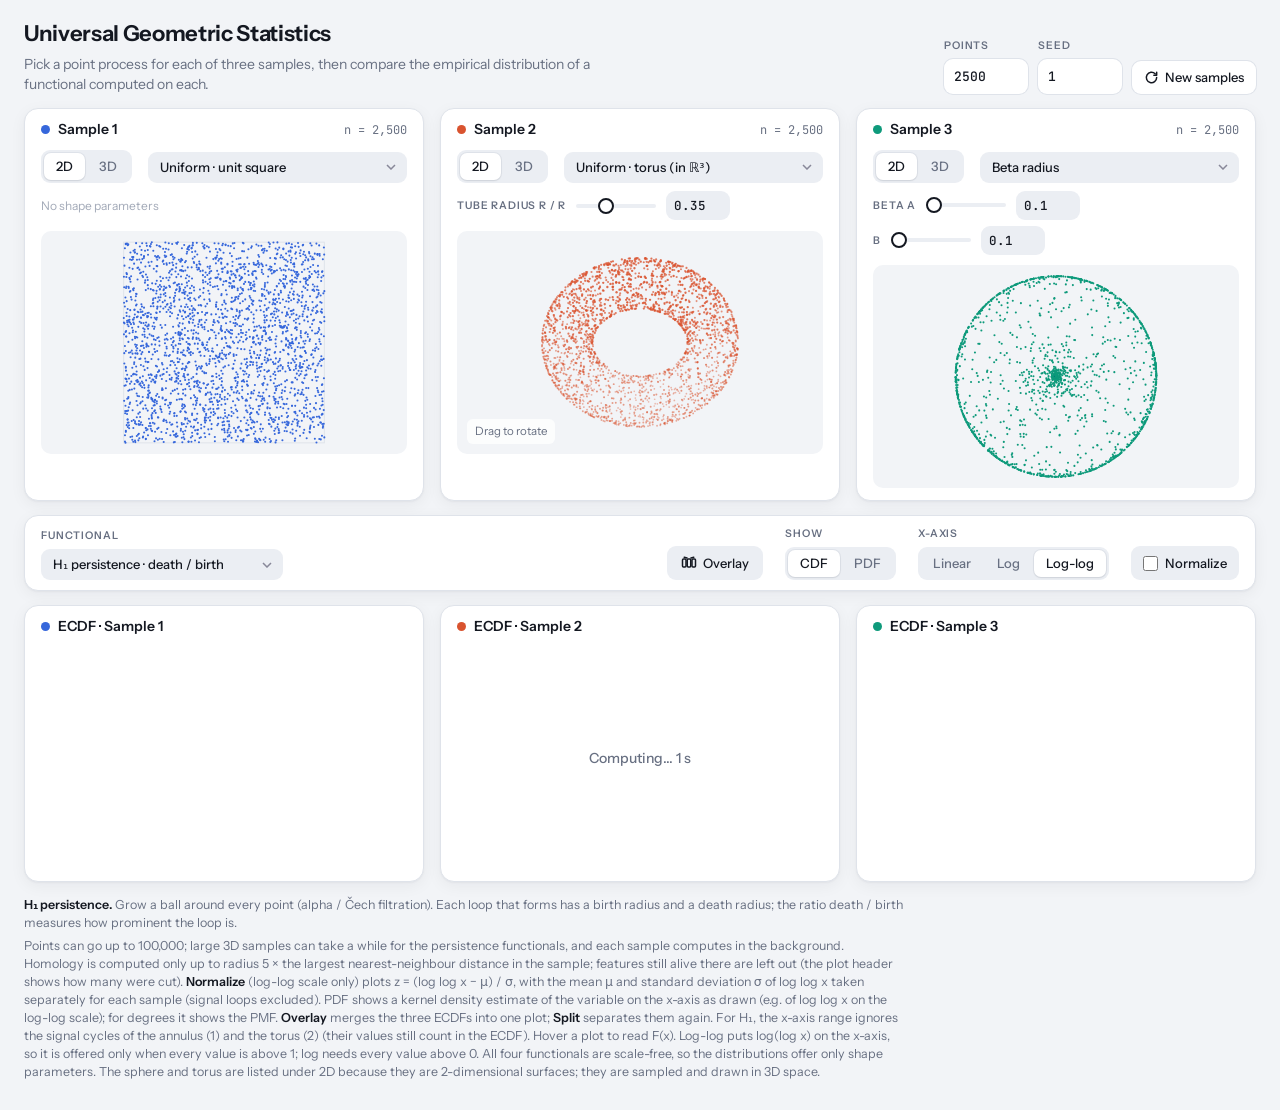
<file: simulations/universal-geometric-statistics.html>
<!doctype html><html><head><meta charset=utf8><meta name=viewport content="width=device-width,initial-scale=1,viewport-fit=cover"><style>:root{color-scheme:light;box-sizing:border-box;padding-top:env(safe-area-inset-top,0px);padding-bottom:env(safe-area-inset-bottom,0px)}html{scroll-padding-top:env(safe-area-inset-top,0px)}body{margin:0;padding:0;font:14px -apple-system,BlinkMacSystemFont,sans-serif;background:#fff;color:#000}img{max-width:100%}[hidden]:not([hidden=until-found i]){display:none!important}</style></head><body>
<title>Universal Geometric Statistics</title>
<meta name="claude:viewport-fit-sides" content="cover">
<link rel="preconnect" href="https://fonts.googleapis.com">
<link rel="preconnect" href="https://fonts.gstatic.com" crossorigin>
<link rel="stylesheet" href="https://fonts.googleapis.com/css2?family=Instrument+Sans:wght@400;500;600;700&family=JetBrains+Mono:wght@400;500&display=swap">
<style>
/* Layout: control bar → row of three sample plots → functional bar → row of three ECDF plots. */
:root {
  --bg: #F2F4F7;
  --panel: #FFFFFF;
  --soft: #EBEEF3;
  --line: #DFE3EA;
  --fg: #141821;
  --muted: #687082;
  --faint: #A3AAB8;
  --s1: #3667DB;
  --s2: #D9532F;
  --s3: #0E9A7B;
  --shadow: 0 1px 2px rgba(20,24,33,.04), 0 4px 16px rgba(20,24,33,.05);
  --font: "Instrument Sans", ui-sans-serif, system-ui, -apple-system, "Segoe UI", sans-serif;
  --mono: "JetBrains Mono", ui-monospace, "SF Mono", Menlo, monospace;
  --r: 14px;
}
@media (prefers-color-scheme: dark) {
  :root:not([data-theme="light"]) {
    --bg: #0D1015; --panel: #151920; --soft: #1C212A; --line: #262C37;
    --fg: #E8EBF1; --muted: #8C94A4; --faint: #59606E;
    --s1: #6F9BF7; --s2: #F2805F; --s3: #3CC9A5;
    --shadow: 0 1px 2px rgba(0,0,0,.3), 0 6px 20px rgba(0,0,0,.25);
    color-scheme: dark;
  }
}
:root[data-theme="dark"] {
  --bg: #0D1015; --panel: #151920; --soft: #1C212A; --line: #262C37;
  --fg: #E8EBF1; --muted: #8C94A4; --faint: #59606E;
  --s1: #6F9BF7; --s2: #F2805F; --s3: #3CC9A5;
  --shadow: 0 1px 2px rgba(0,0,0,.3), 0 6px 20px rgba(0,0,0,.25);
  color-scheme: dark;
}
* { box-sizing: border-box; }
[hidden] { display: none !important; }
body { background: var(--bg); color: var(--fg); font-family: var(--font); font-size: 14px; line-height: 1.45; -webkit-font-smoothing: antialiased; }
.app { max-width: 1440px; margin: 0 auto; gap: 14px !important; padding-left: max(16px, env(safe-area-inset-left, 0px)); padding-right: max(16px, env(safe-area-inset-right, 0px)); padding-block: 18px 28px; display: grid; gap: 16px; }
@media (min-width: 700px) { .app { padding-left: max(24px, env(safe-area-inset-left, 0px)); padding-right: max(24px, env(safe-area-inset-right, 0px)); } }

header.top { display: flex; flex-wrap: wrap; align-items: flex-end; justify-content: space-between; gap: 12px 24px; }
.hl { display: grid; gap: 4px; min-width: 0; }
.hc { display: flex; align-items: flex-end; gap: 10px; flex-wrap: wrap; }
.hc input[type=number] { background: var(--panel); box-shadow: 0 0 0 1px var(--line); }
.hc .btn { background: var(--panel); box-shadow: 0 0 0 1px var(--line); height: 33px; }
.hc .btn:hover { background: var(--soft); }
h1 { margin: 0; font-size: 22px; font-weight: 650; letter-spacing: -0.015em; text-wrap: balance; }
.lede { margin: 0; color: var(--muted); max-width: 70ch; }

.bar { display: flex; padding-block: 10px !important; flex-wrap: wrap; gap: 14px 22px; align-items: flex-end; background: var(--panel); border: 1px solid var(--line); border-radius: var(--r); padding: 14px 16px; box-shadow: var(--shadow); }
.grp { display: grid; gap: 6px; min-width: 0; }
.lbl { font-size: 10.5px; font-weight: 600; text-transform: uppercase; letter-spacing: .08em; color: var(--muted); display: flex; justify-content: space-between; gap: 10px; }
.lbl output { font-family: var(--mono); font-weight: 500; letter-spacing: 0; text-transform: none; color: var(--fg); }
.lbl .nt { text-transform: none; letter-spacing: 0; font-size: 12px; }
.seg { display: inline-flex; background: var(--soft); border-radius: 9px; padding: 3px; gap: 2px; }
.seg button { appearance: none; border: 0; background: transparent; color: var(--muted); font: 500 13px/1 var(--font); padding: 7px 12px; border-radius: 7px; cursor: pointer; transition: background .15s, color .15s; white-space: nowrap; }
.seg button:hover:not(:disabled) { color: var(--fg); }
.seg button[aria-pressed="true"] { background: var(--panel); color: var(--fg); box-shadow: 0 1px 2px rgba(0,0,0,.08), 0 0 0 1px var(--line); }
.seg button:disabled { opacity: .38; cursor: not-allowed; }
select { appearance: none; font: 500 13px/1 var(--font); color: var(--fg); background: var(--soft) url("data:image/svg+xml,%3Csvg xmlns='http://www.w3.org/2000/svg' width='10' height='6'%3E%3Cpath d='M1 1l4 4 4-4' fill='none' stroke='%23889' stroke-width='1.5'/%3E%3C/svg%3E") no-repeat right 11px center; border: 0; border-radius: 9px; padding: 9px 30px 9px 12px; cursor: pointer; min-width: 200px; max-width: 100%; }
input[type=range] { -webkit-appearance: none; appearance: none; width: 130px; height: 22px; background: transparent; cursor: pointer; }
input[type=range]::-webkit-slider-runnable-track { height: 4px; border-radius: 4px; background: var(--soft); }
input[type=range]::-moz-range-track { height: 4px; border-radius: 4px; background: var(--soft); }
input[type=range]::-webkit-slider-thumb { -webkit-appearance: none; width: 16px; height: 16px; border-radius: 50%; background: var(--panel); border: 2px solid var(--fg); margin-top: -6px; }
input[type=range]::-moz-range-thumb { width: 12px; height: 12px; border-radius: 50%; background: var(--panel); border: 2px solid var(--fg); }
input[type=number] { font: 500 13px/1 var(--mono); color: var(--fg); background: var(--soft); border: 0; border-radius: 9px; padding: 9px 10px; width: 84px; }
.btn { appearance: none; border: 0; background: var(--soft); color: var(--fg); height: 32px; padding: 0 12px; border-radius: 9px; display: inline-flex; align-items: center; gap: 6px; font: 500 13px/1 var(--font); cursor: pointer; transition: background .15s; }
.btn:hover { background: var(--line); }
.row { display: flex; gap: 8px; align-items: center; }
.spacer { flex: 1; }
:focus-visible { outline: 2px solid var(--s1); outline-offset: 2px; }

.trio { display: grid; grid-template-columns: repeat(3, minmax(0, 1fr)); gap: 16px; }
@media (max-width: 860px) { .trio { grid-template-columns: minmax(0, 1fr); } }
.card { background: var(--panel); border: 1px solid var(--line); border-radius: var(--r); box-shadow: var(--shadow); min-width: 0; padding-bottom: 12px; }
.card-head { display: flex; align-items: baseline; justify-content: space-between; gap: 4px 12px; padding: 10px 16px 0; flex-wrap: wrap; }
.ttl { font-weight: 600; font-size: 14px; display: flex; align-items: center; gap: 8px; }
.dot { width: 9px; height: 9px; border-radius: 50%; flex: none; }
.meta { font-family: var(--mono); font-size: 12px; color: var(--muted); font-variant-numeric: tabular-nums; white-space: nowrap; overflow: hidden; text-overflow: ellipsis; min-width: 0; }
#cdfs .card-head { flex-wrap: nowrap; }
#cdfs .ttl { flex: none; white-space: nowrap; }
.cv { position: relative; margin: 10px 16px 0; border-radius: 10px; overflow: hidden; max-width: 100%; }
.cv canvas { position: absolute; inset: 0; width: 100%; height: 100%; display: block; }
.cv.pts { aspect-ratio: 1 / 1; background: var(--bg); touch-action: none; }
.cv.pts.rot { cursor: grab; }
.cv.pts.rot:active { cursor: grabbing; }
.cv.cdf { aspect-ratio: 5 / 4; }
.badge { position: absolute; left: 10px; bottom: 10px; font-size: 11.5px; color: var(--muted); background: color-mix(in srgb, var(--panel) 82%, transparent); padding: 4px 8px; border-radius: 6px; pointer-events: none; }
.busy { position: absolute; inset: 0; display: grid; place-items: center; background: color-mix(in srgb, var(--panel) 65%, transparent); font-weight: 500; color: var(--muted); }

.ctl { display: flex; flex-wrap: wrap; gap: 10px 16px; align-items: flex-end; padding: 10px 16px 0; }
.ctl select { flex: 1 1 160px; min-width: 0; }
.ctl input[type=range] { width: 120px; }
.ctl.params { min-height: 38px; padding-top: 8px; align-items: center; gap: 6px 18px; }
.ctl.params .grp { flex: 0 1 auto; display: flex; align-items: center; gap: 8px; }
.ctl.params .lbl { gap: 6px; }
.ctl.params input[type=range] { width: 80px; }
.ctl.params .num { width: 64px; }
input[type=number].num { width: 64px; padding: 6px 8px; font-size: 12.5px; }
.noparam { font-size: 12px; color: var(--faint); }

.btn.ov { height: 34px; padding: 0 14px; align-self: flex-end; }
.btn.ov[aria-pressed="true"] { background: var(--fg); color: var(--panel); }
#cdfs { position: relative; }
#cdfs .card { position: relative; transition: transform .72s cubic-bezier(.65,0,.25,1), background-color .35s, border-color .35s, box-shadow .35s; }
#cdfs .card .card-head { transition: opacity .3s; }
#cdfs .card.fly { transform: translate(var(--dx), var(--dy)); background-color: transparent; border-color: transparent; box-shadow: none; z-index: 2; pointer-events: none; }
#cdfs .card.fly .card-head { opacity: 0; }
#cdfs .card.gone { visibility: hidden; }
@media (max-width: 860px) { #cdfs .card.gone { display: none; } }
#cdfs.instant .card, #cdfs .card.instant1 { transition: none !important; }
.legend { display: none; flex: 1 1 auto; min-width: 0; gap: 14px; align-items: center; font-size: 12px; color: var(--muted); opacity: 0; transition: opacity .3s; }
#cdfs.overlay .legend { display: flex; }
#cdfs.show-legend .legend { opacity: 1; }
#cdfs.overlay #ct1, #cdfs.overlay #cm1 { display: none; }
.legend .li { display: flex; align-items: center; gap: 6px; min-width: 0; flex: 0 1 auto; white-space: nowrap; }
.legend .li .ln { overflow: hidden; text-overflow: ellipsis; min-width: 0; }
.legend .li b { color: var(--fg); font-weight: 600; }
@media (prefers-reduced-motion: reduce) { #cdfs .card, .legend { transition: none !important; } }

@media (min-width: 861px) { .fitted .cv.pts, .fitted .cv.cdf { aspect-ratio: auto; height: var(--ph); } }
.chk { display: inline-flex; align-items: center; gap: 7px; height: 34px; padding: 0 12px; border-radius: 9px; background: var(--soft); font: 500 13px/1 var(--font); color: var(--fg); cursor: pointer; align-self: flex-end; user-select: none; }
.chk input { accent-color: var(--fg); width: 15px; height: 15px; margin: 0; cursor: inherit; }
.chk.off { opacity: .4; cursor: not-allowed; }
.note { color: var(--muted); font-size: 12.5px; max-width: 110ch; display: grid; gap: 4px; }
.note p { margin: 0; }
.note b { color: var(--fg); font-weight: 600; }
@media (prefers-reduced-motion: reduce) { * { transition: none !important; } }
</style>

<div class="app" id="app">
  <header class="top">
    <div class="hl">
      <h1>Universal Geometric Statistics</h1>
      <p class="lede">Pick a point process for each of three samples, then compare the empirical distribution of a functional computed on each.</p>
    </div>
    <div class="hc">
      <div class="grp">
        <label class="lbl" for="nIn">Points</label>
        <input type="number" id="nIn" min="10" max="100000" step="100" value="2500" inputmode="numeric">
      </div>
      <div class="grp">
        <label class="lbl" for="seedIn">Seed</label>
        <input type="number" id="seedIn" min="0" max="999999" step="1" value="1" inputmode="numeric">
      </div>
      <button type="button" class="btn" id="reseed" title="Draw three new samples"><svg width="15" height="15" viewBox="0 0 16 16" fill="none" stroke="currentColor" stroke-width="1.6" stroke-linecap="round" stroke-linejoin="round"><path d="M13.5 8a5.5 5.5 0 1 1-1.6-3.9"/><path d="M13.5 2.5v3h-3"/></svg>New samples</button>
    </div>
  </header>

  <section class="trio" id="samples" aria-label="Samples"></section>

  <section class="bar" aria-label="Functional">
    <div class="grp">
      <label class="lbl" for="fnSel">Functional</label>
      <select id="fnSel">
        <option value="h1">H₁ persistence · death / birth</option>
        <option value="cluster">Cluster persistence · death / birth</option>
        <option value="knn">k-NN graph · vertex degree</option>
        <option value="ratio">NN distances · Rᵢ / Rⱼ</option>
      </select>
    </div>
    <div class="grp fparam" data-for="cluster" hidden>
      <label class="lbl" for="kcN"><span>Cluster size <span class="nt">k</span></span></label>
      <div class="row"><input type="range" id="kc" min="2" max="40" step="1" value="3" aria-label="kc"><input type="number" class="num" id="kcN" min="2" step="1" value="3"></div>
    </div>
    <div class="grp fparam" data-for="knn" hidden>
      <label class="lbl" for="kkN"><span>Neighbours <span class="nt">k</span></span></label>
      <div class="row"><input type="range" id="kk" min="1" max="20" step="1" value="3" aria-label="kk"><input type="number" class="num" id="kkN" min="1" step="1" value="3"></div>
    </div>
    <div class="grp fparam" data-for="knn" hidden>
      <div class="lbl">Edges</div>
      <div class="seg" id="segGraph">
        <button type="button" data-v="sym" aria-pressed="true" title="Edge if either point is among the other's k nearest">Either</button>
        <button type="button" data-v="mut" aria-pressed="false" title="Edge if both points are among each other's k nearest">Mutual</button>
        <button type="button" data-v="in" aria-pressed="false" title="Number of points that have this point among their k nearest">In-degree</button>
      </div>
    </div>
    <div class="grp fparam" data-for="ratio" hidden>
      <label class="lbl" for="riN"><span>Numerator <span class="nt">i</span></span></label>
      <div class="row"><input type="range" id="ri" min="1" max="20" step="1" value="2" aria-label="ri"><input type="number" class="num" id="riN" min="1" step="1" value="2"></div>
    </div>
    <div class="grp fparam" data-for="ratio" hidden>
      <label class="lbl" for="rjN"><span>Denominator <span class="nt">j</span></span></label>
      <div class="row"><input type="range" id="rj" min="1" max="20" step="1" value="1" aria-label="rj"><input type="number" class="num" id="rjN" min="1" step="1" value="1"></div>
    </div>
    <div class="spacer"></div>
    <button type="button" class="btn ov" id="ovBtn" aria-pressed="false">
      <svg id="icoOverlay" width="16" height="16" viewBox="0 0 16 16" fill="none" stroke="currentColor" stroke-width="1.5" stroke-linecap="round" stroke-linejoin="round"><rect x="1.5" y="4" width="3.5" height="8" rx="1"/><rect x="6.25" y="4" width="3.5" height="8" rx="1"/><rect x="11" y="4" width="3.5" height="8" rx="1"/><path d="M3.2 2.2 6 3M12.8 2.2 10 3"/></svg>
      <svg id="icoSplit" width="16" height="16" viewBox="0 0 16 16" fill="none" stroke="currentColor" stroke-width="1.5" stroke-linecap="round" stroke-linejoin="round" hidden><rect x="5" y="3" width="6" height="10" rx="1.2"/><path d="M3.5 8H1M1 8l1.6-1.6M1 8l1.6 1.6M12.5 8H15M15 8l-1.6-1.6M15 8l-1.6 1.6"/></svg>
      <span>Overlay</span>
    </button>
    <div class="grp">
      <div class="lbl">Show</div>
      <div class="seg" id="segKind">
        <button type="button" data-v="cdf" aria-pressed="true">CDF</button>
        <button type="button" data-v="pdf" aria-pressed="false">PDF</button>
      </div>
    </div>
    <div class="grp">
      <div class="lbl">X-axis</div>
      <div class="seg" id="segScale">
        <button type="button" data-v="lin" aria-pressed="false">Linear</button>
        <button type="button" data-v="log" aria-pressed="false">Log</button>
        <button type="button" data-v="loglog" aria-pressed="true">Log-log</button>
      </div>
    </div>
    <label class="chk" id="normWrap"><input type="checkbox" id="normIn"><span>Normalize</span></label>
  </section>

  <section class="trio" id="cdfs" aria-label="Empirical CDFs"></section>

  <footer class="note">
    <p id="fnNote"></p>
    <p>Points can go up to 100,000; large 3D samples can take a while for the persistence functionals, and each sample computes in the background. Homology is computed only up to radius 5 × the largest nearest-neighbour distance in the sample; features still alive there are left out (the plot header shows how many were cut). <b>Normalize</b> (log-log scale only) plots z = (log log x − μ) / σ, with the mean μ and standard deviation σ of log log x taken separately for each sample (signal loops excluded). PDF shows a kernel density estimate of the variable on the x-axis as drawn (e.g. of log log x on the log-log scale); for degrees it shows the PMF. <b>Overlay</b> merges the three ECDFs into one plot; <b>Split</b> separates them again. For H₁, the x-axis range ignores the signal cycles of the annulus (1) and the torus (2) (their values still count in the ECDF). Hover a plot to read F(x). Log-log puts log(log x) on the x-axis, so it is offered only when every value is above 1; log needs every value above 0. All four functionals are scale-free, so the distributions offer only shape parameters. The sphere and torus are listed under 2D because they are 2-dimensional surfaces; they are sampled and drawn in 3D space.</p>
  </footer>
</div>

<!-- Worker sources: Delaunator 5.0.1 (ISC, github.com/mapbox/delaunator), the persistence engine, and the functional code. Not executed on the page; loaded into Web Workers. -->
<script type="javascript/worker" id="dlSrc">!function(t,i){"object"==typeof exports&&"undefined"!=typeof module?module.exports=i():"function"==typeof define&&define.amd?define(i):(t="undefined"!=typeof globalThis?globalThis:t||self).Delaunator=i()}(this,(function(){"use strict";const t=11102230246251565e-32,i=134217729,s=(3+8*t)*t;function e(t,i,s,e,n){let h,r,l,o,a=i[0],f=e[0],c=0,u=0;f>a==f>-a?(h=a,a=i[++c]):(h=f,f=e[++u]);let _=0;if(c<t&&u<s)for(f>a==f>-a?(r=a+h,l=h-(r-a),a=i[++c]):(r=f+h,l=h-(r-f),f=e[++u]),h=r,0!==l&&(n[_++]=l);c<t&&u<s;)f>a==f>-a?(r=h+a,o=r-h,l=h-(r-o)+(a-o),a=i[++c]):(r=h+f,o=r-h,l=h-(r-o)+(f-o),f=e[++u]),h=r,0!==l&&(n[_++]=l);for(;c<t;)r=h+a,o=r-h,l=h-(r-o)+(a-o),a=i[++c],h=r,0!==l&&(n[_++]=l);for(;u<s;)r=h+f,o=r-h,l=h-(r-o)+(f-o),f=e[++u],h=r,0!==l&&(n[_++]=l);return 0===h&&0!==_||(n[_++]=h),_}function n(t){return new Float64Array(t)}const h=22204460492503146e-32,r=11093356479670487e-47,l=n(4),o=n(8),a=n(12),f=n(16),c=n(4);function u(t,n,u,_,d,g){const y=(n-g)*(u-d),w=(t-d)*(_-g),b=y-w,A=Math.abs(y+w);return Math.abs(b)>=33306690738754716e-32*A?b:-function(t,n,u,_,d,g,y){let w,b,A,k,M,p,x,S,T,z,U,m,K,L,v,F,P,E;const H=t-d,I=u-d,N=n-g,j=_-g;L=H*j,p=i*H,x=p-(p-H),S=H-x,p=i*j,T=p-(p-j),z=j-T,v=S*z-(L-x*T-S*T-x*z),F=N*I,p=i*N,x=p-(p-N),S=N-x,p=i*I,T=p-(p-I),z=I-T,P=S*z-(F-x*T-S*T-x*z),U=v-P,M=v-U,l[0]=v-(U+M)+(M-P),m=L+U,M=m-L,K=L-(m-M)+(U-M),U=K-F,M=K-U,l[1]=K-(U+M)+(M-F),E=m+U,M=E-m,l[2]=m-(E-M)+(U-M),l[3]=E;let q=function(t,i){let s=i[0];for(let e=1;e<t;e++)s+=i[e];return s}(4,l),D=h*y;if(q>=D||-q>=D)return q;if(M=t-H,w=t-(H+M)+(M-d),M=u-I,A=u-(I+M)+(M-d),M=n-N,b=n-(N+M)+(M-g),M=_-j,k=_-(j+M)+(M-g),0===w&&0===b&&0===A&&0===k)return q;if(D=r*y+s*Math.abs(q),q+=H*k+j*w-(N*A+I*b),q>=D||-q>=D)return q;L=w*j,p=i*w,x=p-(p-w),S=w-x,p=i*j,T=p-(p-j),z=j-T,v=S*z-(L-x*T-S*T-x*z),F=b*I,p=i*b,x=p-(p-b),S=b-x,p=i*I,T=p-(p-I),z=I-T,P=S*z-(F-x*T-S*T-x*z),U=v-P,M=v-U,c[0]=v-(U+M)+(M-P),m=L+U,M=m-L,K=L-(m-M)+(U-M),U=K-F,M=K-U,c[1]=K-(U+M)+(M-F),E=m+U,M=E-m,c[2]=m-(E-M)+(U-M),c[3]=E;const B=e(4,l,4,c,o);L=H*k,p=i*H,x=p-(p-H),S=H-x,p=i*k,T=p-(p-k),z=k-T,v=S*z-(L-x*T-S*T-x*z),F=N*A,p=i*N,x=p-(p-N),S=N-x,p=i*A,T=p-(p-A),z=A-T,P=S*z-(F-x*T-S*T-x*z),U=v-P,M=v-U,c[0]=v-(U+M)+(M-P),m=L+U,M=m-L,K=L-(m-M)+(U-M),U=K-F,M=K-U,c[1]=K-(U+M)+(M-F),E=m+U,M=E-m,c[2]=m-(E-M)+(U-M),c[3]=E;const C=e(B,o,4,c,a);L=w*k,p=i*w,x=p-(p-w),S=w-x,p=i*k,T=p-(p-k),z=k-T,v=S*z-(L-x*T-S*T-x*z),F=b*A,p=i*b,x=p-(p-b),S=b-x,p=i*A,T=p-(p-A),z=A-T,P=S*z-(F-x*T-S*T-x*z),U=v-P,M=v-U,c[0]=v-(U+M)+(M-P),m=L+U,M=m-L,K=L-(m-M)+(U-M),U=K-F,M=K-U,c[1]=K-(U+M)+(M-F),E=m+U,M=E-m,c[2]=m-(E-M)+(U-M),c[3]=E;const G=e(C,a,4,c,f);return f[G-1]}(t,n,u,_,d,g,A)}const _=Math.pow(2,-52),d=new Uint32Array(512);class g{static from(t,i=M,s=p){const e=t.length,n=new Float64Array(2*e);for(let h=0;h<e;h++){const e=t[h];n[2*h]=i(e),n[2*h+1]=s(e)}return new g(n)}constructor(t){const i=t.length>>1;if(i>0&&"number"!=typeof t[0])throw new Error("Expected coords to contain numbers.");this.coords=t;const s=Math.max(2*i-5,0);this._triangles=new Uint32Array(3*s),this._halfedges=new Int32Array(3*s),this._hashSize=Math.ceil(Math.sqrt(i)),this._hullPrev=new Uint32Array(i),this._hullNext=new Uint32Array(i),this._hullTri=new Uint32Array(i),this._hullHash=new Int32Array(this._hashSize),this._ids=new Uint32Array(i),this._dists=new Float64Array(i),this.update()}update(){const{coords:t,_hullPrev:i,_hullNext:s,_hullTri:e,_hullHash:n}=this,h=t.length>>1;let r=1/0,l=1/0,o=-1/0,a=-1/0;for(let i=0;i<h;i++){const s=t[2*i],e=t[2*i+1];s<r&&(r=s),e<l&&(l=e),s>o&&(o=s),e>a&&(a=e),this._ids[i]=i}const f=(r+o)/2,c=(l+a)/2;let d,g,w;for(let i=0,s=1/0;i<h;i++){const e=y(f,c,t[2*i],t[2*i+1]);e<s&&(d=i,s=e)}const k=t[2*d],M=t[2*d+1];for(let i=0,s=1/0;i<h;i++){if(i===d)continue;const e=y(k,M,t[2*i],t[2*i+1]);e<s&&e>0&&(g=i,s=e)}let p=t[2*g],x=t[2*g+1],S=1/0;for(let i=0;i<h;i++){if(i===d||i===g)continue;const s=b(k,M,p,x,t[2*i],t[2*i+1]);s<S&&(w=i,S=s)}let T=t[2*w],z=t[2*w+1];if(S===1/0){for(let i=0;i<h;i++)this._dists[i]=t[2*i]-t[0]||t[2*i+1]-t[1];A(this._ids,this._dists,0,h-1);const i=new Uint32Array(h);let s=0;for(let t=0,e=-1/0;t<h;t++){const n=this._ids[t],h=this._dists[n];h>e&&(i[s++]=n,e=h)}return this.hull=i.subarray(0,s),this.triangles=new Uint32Array(0),void(this.halfedges=new Uint32Array(0))}if(u(k,M,p,x,T,z)<0){const t=g,i=p,s=x;g=w,p=T,x=z,w=t,T=i,z=s}const U=function(t,i,s,e,n,h){const r=s-t,l=e-i,o=n-t,a=h-i,f=r*r+l*l,c=o*o+a*a,u=.5/(r*a-l*o);return{x:t+(a*f-l*c)*u,y:i+(r*c-o*f)*u}}(k,M,p,x,T,z);this._cx=U.x,this._cy=U.y;for(let i=0;i<h;i++)this._dists[i]=y(t[2*i],t[2*i+1],U.x,U.y);A(this._ids,this._dists,0,h-1),this._hullStart=d;let m=3;s[d]=i[w]=g,s[g]=i[d]=w,s[w]=i[g]=d,e[d]=0,e[g]=1,e[w]=2,n.fill(-1),n[this._hashKey(k,M)]=d,n[this._hashKey(p,x)]=g,n[this._hashKey(T,z)]=w,this.trianglesLen=0,this._addTriangle(d,g,w,-1,-1,-1);for(let h,r,l=0;l<this._ids.length;l++){const o=this._ids[l],a=t[2*o],f=t[2*o+1];if(l>0&&Math.abs(a-h)<=_&&Math.abs(f-r)<=_)continue;if(h=a,r=f,o===d||o===g||o===w)continue;let c=0;for(let t=0,i=this._hashKey(a,f);t<this._hashSize&&(c=n[(i+t)%this._hashSize],-1===c||c===s[c]);t++);c=i[c];let y,b=c;for(;y=s[b],u(a,f,t[2*b],t[2*b+1],t[2*y],t[2*y+1])>=0;)if(b=y,b===c){b=-1;break}if(-1===b)continue;let A=this._addTriangle(b,o,s[b],-1,-1,e[b]);e[o]=this._legalize(A+2),e[b]=A,m++;let k=s[b];for(;y=s[k],u(a,f,t[2*k],t[2*k+1],t[2*y],t[2*y+1])<0;)A=this._addTriangle(k,o,y,e[o],-1,e[k]),e[o]=this._legalize(A+2),s[k]=k,m--,k=y;if(b===c)for(;y=i[b],u(a,f,t[2*y],t[2*y+1],t[2*b],t[2*b+1])<0;)A=this._addTriangle(y,o,b,-1,e[b],e[y]),this._legalize(A+2),e[y]=A,s[b]=b,m--,b=y;this._hullStart=i[o]=b,s[b]=i[k]=o,s[o]=k,n[this._hashKey(a,f)]=o,n[this._hashKey(t[2*b],t[2*b+1])]=b}this.hull=new Uint32Array(m);for(let t=0,i=this._hullStart;t<m;t++)this.hull[t]=i,i=s[i];this.triangles=this._triangles.subarray(0,this.trianglesLen),this.halfedges=this._halfedges.subarray(0,this.trianglesLen)}_hashKey(t,i){return Math.floor(function(t,i){const s=t/(Math.abs(t)+Math.abs(i));return(i>0?3-s:1+s)/4}(t-this._cx,i-this._cy)*this._hashSize)%this._hashSize}_legalize(t){const{_triangles:i,_halfedges:s,coords:e}=this;let n=0,h=0;for(;;){const r=s[t],l=t-t%3;if(h=l+(t+2)%3,-1===r){if(0===n)break;t=d[--n];continue}const o=r-r%3,a=l+(t+1)%3,f=o+(r+2)%3,c=i[h],u=i[t],_=i[a],g=i[f];if(w(e[2*c],e[2*c+1],e[2*u],e[2*u+1],e[2*_],e[2*_+1],e[2*g],e[2*g+1])){i[t]=g,i[r]=c;const e=s[f];if(-1===e){let i=this._hullStart;do{if(this._hullTri[i]===f){this._hullTri[i]=t;break}i=this._hullPrev[i]}while(i!==this._hullStart)}this._link(t,e),this._link(r,s[h]),this._link(h,f);const l=o+(r+1)%3;n<d.length&&(d[n++]=l)}else{if(0===n)break;t=d[--n]}}return h}_link(t,i){this._halfedges[t]=i,-1!==i&&(this._halfedges[i]=t)}_addTriangle(t,i,s,e,n,h){const r=this.trianglesLen;return this._triangles[r]=t,this._triangles[r+1]=i,this._triangles[r+2]=s,this._link(r,e),this._link(r+1,n),this._link(r+2,h),this.trianglesLen+=3,r}}function y(t,i,s,e){const n=t-s,h=i-e;return n*n+h*h}function w(t,i,s,e,n,h,r,l){const o=t-r,a=i-l,f=s-r,c=e-l,u=n-r,_=h-l,d=f*f+c*c,g=u*u+_*_;return o*(c*g-d*_)-a*(f*g-d*u)+(o*o+a*a)*(f*_-c*u)<0}function b(t,i,s,e,n,h){const r=s-t,l=e-i,o=n-t,a=h-i,f=r*r+l*l,c=o*o+a*a,u=.5/(r*a-l*o),_=(a*f-l*c)*u,d=(r*c-o*f)*u;return _*_+d*d}function A(t,i,s,e){if(e-s<=20)for(let n=s+1;n<=e;n++){const e=t[n],h=i[e];let r=n-1;for(;r>=s&&i[t[r]]>h;)t[r+1]=t[r--];t[r+1]=e}else{let n=s+1,h=e;k(t,s+e>>1,n),i[t[s]]>i[t[e]]&&k(t,s,e),i[t[n]]>i[t[e]]&&k(t,n,e),i[t[s]]>i[t[n]]&&k(t,s,n);const r=t[n],l=i[r];for(;;){do{n++}while(i[t[n]]<l);do{h--}while(i[t[h]]>l);if(h<n)break;k(t,n,h)}t[s+1]=t[h],t[h]=r,e-n+1>=h-s?(A(t,i,n,e),A(t,i,s,h-1)):(A(t,i,s,h-1),A(t,i,n,e))}}function k(t,i,s){const e=t[i];t[i]=t[s],t[s]=e}function M(t){return t[0]}function p(t){return t[1]}return g}));</script>
<script type="javascript/worker" id="engSrc">
// ===== Persistent homology engine (H0, H1) for Rips and Alpha complexes =====
// All filtration values are reported on the "ball radius" scale r:
//   Rips : edge appears at r = |x-y|/2
//   Alpha: simplex appears at r = sqrt(alpha^2 value)
(function (root) {
  'use strict';

  // ---------- random ----------
  function rng(seed) {
    let a = seed >>> 0;
    return function () {
      a |= 0; a = (a + 0x6D2B79F5) | 0;
      let t = Math.imul(a ^ (a >>> 15), 1 | a);
      t = (t + Math.imul(t ^ (t >>> 7), 61 | t)) ^ t;
      return ((t ^ (t >>> 14)) >>> 0) / 4294967296;
    };
  }
  function gauss(R) {
    let u = 0; while (u === 0) u = R();
    return Math.sqrt(-2 * Math.log(u)) * Math.cos(2 * Math.PI * R());
  }

  // ---------- samplers: return {dim, pts: Float64Array(n*3)} (z=0 for 2D) ----------
  const CLOUDS = {
    box2:    { label: 'Uniform · 2D box',    dim: 2 },
    box3:    { label: 'Uniform · 3D box',    dim: 3 },
    normal2: { label: 'Gaussian · 2D',       dim: 2 },
    normal3: { label: 'Gaussian · 3D',       dim: 3 },
    annulus: { label: 'Uniform · annulus',   dim: 2 },
    sphere:  { label: 'Uniform · sphere',    dim: 3 },
    torus:   { label: 'Uniform · torus',     dim: 3 },
    mix2:    { label: 'Gaussian mixture · 2D', dim: 2 },
    mix3:    { label: 'Gaussian mixture · 3D', dim: 3 },
  };
  // opt: { annIn, annOut, torR, torr, mixK, mixSigma }
  function sample(kind, n, seed, opt) {
    opt = opt || {};
    const R = rng(seed), P = new Float64Array(n * 3);
    const dim = CLOUDS[kind].dim;
    let centers = null;
    if (kind === 'mix2' || kind === 'mix3') {
      const Rc = rng((seed * 2654435761) >>> 0 ^ 0x9e3779b9), K = Math.max(1, opt.mixK || 4);
      centers = [];
      for (let c = 0; c < K; c++) centers.push([Rc(), Rc(), dim === 3 ? Rc() : 0]);
    }
    for (let i = 0; i < n; i++) {
      let x = 0, y = 0, z = 0;
      switch (kind) {
        case 'box2': x = R(); y = R(); break;
        case 'box3': x = R(); y = R(); z = R(); break;
        case 'normal2': x = gauss(R); y = gauss(R); break;
        case 'normal3': x = gauss(R); y = gauss(R); z = gauss(R); break;
        case 'annulus': {
          const r0 = opt.annIn ?? 0.6, r1 = opt.annOut ?? 1;
          const r = Math.sqrt(R() * (r1 * r1 - r0 * r0) + r0 * r0), t = 2 * Math.PI * R();
          x = r * Math.cos(t); y = r * Math.sin(t); break;
        }
        case 'sphere': {
          let a, b, c, s;
          do { a = gauss(R); b = gauss(R); c = gauss(R); s = Math.hypot(a, b, c); } while (s < 1e-9);
          x = a / s; y = b / s; z = c / s; break;
        }
        case 'torus': {
          const Rr = opt.torR ?? 1, rr = opt.torr ?? 0.4; let th, ph;
          do { th = 2 * Math.PI * R(); ph = 2 * Math.PI * R(); }
          while (R() > (Rr + rr * Math.cos(th)) / (Rr + rr));
          x = (Rr + rr * Math.cos(th)) * Math.cos(ph);
          y = (Rr + rr * Math.cos(th)) * Math.sin(ph);
          z = rr * Math.sin(th); break;
        }
        case 'mix2': case 'mix3': {
          const c = centers[Math.floor(R() * centers.length)], sg = opt.mixSigma ?? 0.06;
          x = c[0] + sg * gauss(R); y = c[1] + sg * gauss(R); if (dim === 3) z = c[2] + sg * gauss(R);
          break;
        }
      }
      P[3 * i] = x; P[3 * i + 1] = y; P[3 * i + 2] = z;
    }
    return { dim, pts: P, n, centers };
  }

  // ---------- union find ----------
  function UF(n) {
    const p = new Int32Array(n); for (let i = 0; i < n; i++) p[i] = i;
    return {
      p,
      find(x) { while (p[x] !== x) { p[x] = p[p[x]]; x = p[x]; } return x; },
    };
  }

  // ---------- H0 with k-cluster persistence (Bobrowski & Skraba 2023) ----------
  // edges: sorted arrays eu, ev, ew (ascending w). k=1 gives standard H0.
  function clusterH0(n, eu, ev, ew, k) {
    const uf = UF(n), size = new Int32Array(n).fill(1);
    const tau = new Float64Array(n).fill(k <= 1 ? 0 : Infinity); // root's birth (min over comp)
    const bars = [];
    for (let i = 0; i < ew.length; i++) {
      let a = uf.find(eu[i]), b = uf.find(ev[i]);
      if (a === b) continue;
      const w = ew[i], sa = size[a], sb = size[b];
      if (sa >= k && sb >= k) {
        const birth = Math.max(tau[a], tau[b]);
        if (w > birth) bars.push([birth, w]);
      } else if (sa + sb >= k) {
        if (sa < k) tau[a] = w;
        if (sb < k) tau[b] = w;
      }
      if (sa < sb) { const t = a; a = b; b = t; }
      uf.p[b] = a; size[a] = sa + sb; tau[a] = Math.min(tau[a], tau[b]);
    }
    // essential classes: surviving components with >= k points
    for (let i = 0; i < n; i++) if (uf.find(i) === i && size[i] >= k) bars.push([tau[i], Infinity]);
    return bars;
  }

  // ---------- Rips ----------
  function distMatrix(P, n) {
    const D = new Float64Array(n * n);
    for (let i = 0; i < n; i++) for (let j = i + 1; j < n; j++) {
      const dx = P[3 * i] - P[3 * j], dy = P[3 * i + 1] - P[3 * j + 1], dz = P[3 * i + 2] - P[3 * j + 2];
      D[i * n + j] = D[j * n + i] = Math.sqrt(dx * dx + dy * dy + dz * dz) / 2; // radius scale
    }
    return D;
  }

  // Binary heap of triangles keyed by (diam, idx)
  function Heap() {
    const d = [], x = [];
    function less(i, j) { return d[i] < d[j] || (d[i] === d[j] && x[i] < x[j]); }
    function sw(i, j) { let t = d[i]; d[i] = d[j]; d[j] = t; t = x[i]; x[i] = x[j]; x[j] = t; }
    return {
      size() { return d.length; },
      push(dd, xx) {
        d.push(dd); x.push(xx); let i = d.length - 1;
        while (i > 0) { const p = (i - 1) >> 1; if (less(i, p)) { sw(i, p); i = p; } else break; }
      },
      top() { return [d[0], x[0]]; },
      pop() {
        const r = [d[0], x[0]], ld = d.pop(), lx = x.pop();
        if (d.length) {
          d[0] = ld; x[0] = lx; let i = 0;
          for (;;) {
            const l = 2 * i + 1, rr = l + 1; let m = i;
            if (l < d.length && less(l, m)) m = l;
            if (rr < d.length && less(rr, m)) m = rr;
            if (m === i) break; sw(i, m); i = m;
          }
        }
        return r;
      },
    };
  }

  function rips(P, n) {
    const D = distMatrix(P, n);
    const m = n * (n - 1) / 2;
    const EU = new Int32Array(m), EV = new Int32Array(m), EW = new Float64Array(m);
    let c = 0;
    for (let j = 1; j < n; j++) for (let i = 0; i < j; i++) { EU[c] = i; EV[c] = j; EW[c] = D[i * n + j]; c++; }
    const ord = new Int32Array(m); for (let i = 0; i < m; i++) ord[i] = i;
    ord.sort((a, b) => EW[a] - EW[b] || a - b);
    const eu = new Int32Array(m), ev = new Int32Array(m), ew = new Float64Array(m);
    for (let r = 0; r < m; r++) { eu[r] = EU[ord[r]]; ev[r] = EV[ord[r]]; ew[r] = EW[ord[r]]; }

    // H0 pairs (to clear) via Kruskal
    const uf = UF(n), negative = new Uint8Array(m);
    for (let r = 0; r < m; r++) {
      const a = uf.find(eu[r]), b = uf.find(ev[r]);
      if (a !== b) { uf.p[a] = b; negative[r] = 1; }
    }

    // H1 via persistent cohomology (ripser-style, implicit coboundaries)
    // triangle id = (sorted a<b<c) a + n*(b + n*c); order by (diam, id)
    const N = n;
    function triId(a, b, w) {
      let x = a, y = b, z = w, t;
      if (x > y) { t = x; x = y; y = t; } if (y > z) { t = y; y = z; z = t; } if (x > y) { t = x; x = y; y = t; }
      return x + N * (y + N * z);
    }
    function minCoface(r) {
      const a = eu[r], b = ev[r], base = ew[r];
      let bd = Infinity, bi = Infinity;
      for (let w = 0; w < n; w++) {
        if (w === a || w === b) continue;
        let dd = D[a * n + w]; const d2 = D[b * n + w];
        if (d2 > dd) dd = d2; if (base > dd) dd = base;
        if (dd < bd) { bd = dd; bi = triId(a, b, w); }
        else if (dd === bd) { const id = triId(a, b, w); if (id < bi) bi = id; }
      }
      return [bd, bi];
    }
    function pushCoboundary(H, r) {
      const a = eu[r], b = ev[r], base = ew[r];
      for (let w = 0; w < n; w++) {
        if (w === a || w === b) continue;
        let dd = D[a * n + w]; const d2 = D[b * n + w];
        if (d2 > dd) dd = d2; if (base > dd) dd = base;
        H.push(dd, triId(a, b, w));
      }
    }
    function popPivot(H) { // Z2: cancel equal pairs
      while (H.size()) {
        const t = H.pop();
        if (H.size() && H.top()[1] === t[1]) { H.pop(); continue; }
        return t;
      }
      return null;
    }
    const pivotOf = new Map(); // triangle id -> column (edge rank)
    const V = new Map();       // edge rank -> array of edge ranks (reduction), only if non-trivial
    const bars1 = [];
    for (let r = m - 1; r >= 0; r--) {
      if (negative[r]) continue;
      let piv = minCoface(r);
      if (piv[0] === Infinity) { bars1.push([ew[r], Infinity, [r]]); continue; }
      if (!pivotOf.has(piv[1])) { pivotOf.set(piv[1], r); if (piv[0] > ew[r]) bars1.push([ew[r], piv[0], [r]]); continue; }
      // full reduction with heap
      const H = Heap(); pushCoboundary(H, r);
      const vr = [r];
      piv = popPivot(H);
      while (piv && pivotOf.has(piv[1])) {
        H.push(piv[0], piv[1]);
        const j = pivotOf.get(piv[1]);
        const vj = V.get(j) || [j];
        for (const e of vj) { pushCoboundary(H, e); vr.push(e); }
        piv = popPivot(H);
      }
      // reduced V column (mod 2) = representative cocycle (edge ranks)
      const cnt = new Map(); for (const e of vr) cnt.set(e, (cnt.get(e) || 0) ^ 1);
      const vv = []; for (const [e, o] of cnt) if (o) vv.push(e);
      if (!piv) { bars1.push([ew[r], Infinity, vv]); continue; }
      pivotOf.set(piv[1], r);
      if (vv.length > 1) V.set(r, vv);
      if (piv[0] > ew[r]) bars1.push([ew[r], piv[0], vv]);
    }
    return { eu, ev, ew, D, bars1, n };
  }

  // ---------- 3D Delaunay (Bowyer–Watson with cavity repair) ----------
  function orient3(P, a, b, c, d) {
    const ax = P[3*a]-P[3*d], ay = P[3*a+1]-P[3*d+1], az = P[3*a+2]-P[3*d+2];
    const bx = P[3*b]-P[3*d], by = P[3*b+1]-P[3*d+1], bz = P[3*b+2]-P[3*d+2];
    const cx = P[3*c]-P[3*d], cy = P[3*c+1]-P[3*d+1], cz = P[3*c+2]-P[3*d+2];
    return ax*(by*cz-bz*cy) - ay*(bx*cz-bz*cx) + az*(bx*cy-by*cx);
  }
  function circumsphere(P, a, b, c, d) {
    const ox = P[3*a], oy = P[3*a+1], oz = P[3*a+2];
    const bx = P[3*b]-ox, by = P[3*b+1]-oy, bz = P[3*b+2]-oz;
    const cx = P[3*c]-ox, cy = P[3*c+1]-oy, cz = P[3*c+2]-oz;
    const dx = P[3*d]-ox, dy = P[3*d+1]-oy, dz = P[3*d+2]-oz;
    const b2 = bx*bx+by*by+bz*bz, c2 = cx*cx+cy*cy+cz*cz, d2 = dx*dx+dy*dy+dz*dz;
    const det = 2 * (bx*(cy*dz-cz*dy) - by*(cx*dz-cz*dx) + bz*(cx*dy-cy*dx));
    if (Math.abs(det) < 1e-300) return [ox, oy, oz, Infinity];
    // Cramer's rule
    const Ux = ( b2*(cy*dz-cz*dy) - by*(c2*dz-cz*d2) + bz*(c2*dy-cy*d2) ) / det;
    const Uy = ( bx*(c2*dz-cz*d2) - b2*(cx*dz-cz*dx) + bz*(cx*d2-c2*dx) ) / det;
    const Uz = ( bx*(cy*d2-c2*dy) - by*(cx*d2-c2*dx) + b2*(cx*dy-cy*dx) ) / det;
    return [ox + Ux, oy + Uy, oz + Uz, Ux*Ux + Uy*Uy + Uz*Uz];
  }
  const FACE = [[1, 2, 3], [0, 3, 2], [0, 1, 3], [0, 2, 1]]; // face opposite vertex i (outward for + tet)

  function delaunay3(Pin, n) {
    // extended point array with 4 super vertices
    const P = new Float64Array((n + 4) * 3); P.set(Pin.subarray(0, n * 3));
    let cx = 0, cy = 0, cz = 0;
    for (let i = 0; i < n; i++) { cx += P[3*i]; cy += P[3*i+1]; cz += P[3*i+2]; }
    cx /= n; cy /= n; cz /= n;
    let rad = 0;
    for (let i = 0; i < n; i++) rad = Math.max(rad, Math.hypot(P[3*i]-cx, P[3*i+1]-cy, P[3*i+2]-cz));
    const S = 2000 * (rad || 1);
    const sv = [[1, 1, 1], [-1, -1, 1], [-1, 1, -1], [1, -1, -1]];
    for (let k = 0; k < 4; k++) { P[3*(n+k)] = cx + S*sv[k][0]; P[3*(n+k)+1] = cy + S*sv[k][1]; P[3*(n+k)+2] = cz + S*sv[k][2]; }

    const T = [], NB = [], CS = [], alive = [];
    function addTet(a, b, c, d) {
      if (orient3(P, a, b, c, d) < 0) { const t = a; a = b; b = t; }
      const id = T.length; T.push([a, b, c, d]); NB.push([-1, -1, -1, -1]);
      CS.push(circumsphere(P, a, b, c, d)); alive.push(true); return id;
    }
    addTet(n, n + 1, n + 2, n + 3);
    function inSphere(t, p) {
      const s = CS[t];
      const dx = P[3*p]-s[0], dy = P[3*p+1]-s[1], dz = P[3*p+2]-s[2];
      return dx*dx + dy*dy + dz*dz < s[3] * (1 - 1e-12);
    }
    function contains(t, p) {
      const v = T[t];
      for (let i = 0; i < 4; i++) {
        const f = FACE[i];
        // p must be on same side of face as v[i]
        if (orient3(P, v[f[0]], v[f[1]], v[f[2]], p) * orient3(P, v[f[0]], v[f[1]], v[f[2]], v[i]) < 0) return false;
      }
      return true;
    }
    let last = 0;
    for (let p = 0; p < n; p++) {
      // locate by walking
      let t = last; if (!alive[t]) { t = alive.lastIndexOf(true); }
      let guard = 0;
      walk: while (guard++ < 10 * T.length + 100) {
        const v = T[t];
        for (let i = 0; i < 4; i++) {
          const f = FACE[i];
          const sp = orient3(P, v[f[0]], v[f[1]], v[f[2]], p);
          const sv_ = orient3(P, v[f[0]], v[f[1]], v[f[2]], v[i]);
          if (sp * sv_ < 0 && NB[t][i] >= 0) { t = NB[t][i]; continue walk; }
        }
        break;
      }
      if (!contains(t, p)) { // fallback scan
        for (let s = 0; s < T.length; s++) if (alive[s] && contains(s, p)) { t = s; break; }
      }
      // cavity BFS
      const inCav = new Set([t]), stack = [t];
      while (stack.length) {
        const s = stack.pop();
        for (let i = 0; i < 4; i++) {
          const nb = NB[s][i];
          if (nb >= 0 && !inCav.has(nb) && inSphere(nb, p)) { inCav.add(nb); stack.push(nb); }
        }
      }
      // repair: ensure every boundary face is visible from p
      let changed = true;
      while (changed) {
        changed = false;
        for (const s of inCav) {
          const v = T[s];
          for (let i = 0; i < 4; i++) {
            const nb = NB[s][i];
            if (nb >= 0 && inCav.has(nb)) continue;
            const f = FACE[i];
            const o = orient3(P, v[f[0]], v[f[1]], v[f[2]], p);
            // outward-facing face for positively oriented tet: p must be on the inner side (o < 0 means... check sign)
            const ov = orient3(P, v[f[0]], v[f[1]], v[f[2]], v[i]);
            if (!(o * ov > 0) && nb >= 0) { inCav.add(nb); changed = true; }
          }
          if (changed) break;
        }
      }
      // collect boundary faces & create tets
      const newT = [], edgeMap = new Map();
      for (const s of inCav) {
        const v = T[s];
        for (let i = 0; i < 4; i++) {
          const nb = NB[s][i];
          if (nb >= 0 && inCav.has(nb)) continue;
          const f = FACE[i];
          const a = v[f[0]], b = v[f[1]], c = v[f[2]];
          const id = addTet(a, b, c, p);
          newT.push(id);
          // neighbor across face (a,b,c) is nb; in new tet, p is at index 3 -> face opposite p is index 3
          const tv = T[id];
          const pi = tv.indexOf(p);
          NB[id][pi] = nb;
          if (nb >= 0) {
            const nv = T[nb];
            for (let j = 0; j < 4; j++) if (nv[j] !== a && nv[j] !== b && nv[j] !== c) { NB[nb][j] = id; break; }
          }
          // other faces contain p and an edge of (a,b,c)
          for (let j = 0; j < 4; j++) {
            if (j === pi) continue;
            const ov = [];
            for (let q = 0; q < 4; q++) if (q !== j && tv[q] !== p) ov.push(tv[q]);
            const key = ov[0] < ov[1] ? ov[0] * 1e6 + ov[1] : ov[1] * 1e6 + ov[0];
            const prev = edgeMap.get(key);
            if (prev) { NB[id][j] = prev[0]; NB[prev[0]][prev[1]] = id; edgeMap.delete(key); }
            else edgeMap.set(key, [id, j]);
          }
        }
      }
      for (const s of inCav) alive[s] = false;
      last = newT[0];
    }
    const tets = [];
    for (let t = 0; t < T.length; t++) {
      if (!alive[t]) continue;
      const v = T[t];
      if (v[0] >= n || v[1] >= n || v[2] >= n || v[3] >= n) continue;
      tets.push(v.slice().sort((a, b) => a - b));
    }
    return tets;
  }

  // ---------- Alpha complex ----------
  // returns simplices with filtration value (squared radius)
  function alphaComplex(P, n, dim, Delaunator) {
    let tops;
    if (dim === 2) {
      const coords = new Float64Array(2 * n);
      for (let i = 0; i < n; i++) { coords[2*i] = P[3*i]; coords[2*i+1] = P[3*i+1]; }
      const d = new Delaunator(coords);
      tops = [];
      for (let t = 0; t < d.triangles.length; t += 3) {
        const v = [d.triangles[t], d.triangles[t+1], d.triangles[t+2]].sort((a, b) => a - b);
        tops.push(v);
      }
    } else {
      tops = delaunay3(P, n);
    }
    const d2 = (a, b) => { const x = P[3*a]-P[3*b], y = P[3*a+1]-P[3*b+1], z = P[3*a+2]-P[3*b+2]; return x*x+y*y+z*z; };
    // circumcenter of triangle in 3D (plane), returns [cx,cy,cz,r2]
    function triCirc(a, b, c) {
      const ax = P[3*a], ay = P[3*a+1], az = P[3*a+2];
      const ux = P[3*b]-ax, uy = P[3*b+1]-ay, uz = P[3*b+2]-az;
      const vx = P[3*c]-ax, vy = P[3*c+1]-ay, vz = P[3*c+2]-az;
      const uu = ux*ux+uy*uy+uz*uz, vv = vx*vx+vy*vy+vz*vz, uv = ux*vx+uy*vy+uz*vz;
      const den = 2 * (uu * vv - uv * uv);
      const s = vv * (uu - uv) / den, t = uu * (vv - uv) / den;
      const x = s*ux + t*vx, y = s*uy + t*vy, z = s*uz + t*vz;
      return [ax + x, ay + y, az + z, x*x + y*y + z*z];
    }
    const inBall = (c, w) => { const x = P[3*w]-c[0], y = P[3*w+1]-c[1], z = P[3*w+2]-c[2]; return x*x+y*y+z*z < c[3] * (1 - 1e-12); };

    const triMap = new Map(), tris = [], triF = [], triCof = []; // triCof: list of [opposite vertex, top index]
    const edgeMap = new Map(), edges = [], edgeF = [], edgeCof = [];
    const K = n + 1;
    const ekey = (a, b) => a * K + b;
    const tkey = (a, b, c) => (a * K + b) * K + c;
    function getEdge(a, b) {
      const k = ekey(a, b); let id = edgeMap.get(k);
      if (id === undefined) { id = edges.length; edgeMap.set(k, id); edges.push([a, b]); edgeF.push(NaN); edgeCof.push([]); }
      return id;
    }
    function getTri(a, b, c) {
      const k = tkey(a, b, c); let id = triMap.get(k);
      if (id === undefined) { id = tris.length; triMap.set(k, id); tris.push([a, b, c]); triF.push(NaN); triCof.push([]); }
      return id;
    }
    let tetF = [];
    if (dim === 3) {
      tetF = tops.map(v => circumsphere(P, v[0], v[1], v[2], v[3])[3]);
      tops.forEach((v, ti) => {
        for (let i = 0; i < 4; i++) {
          const f = v.filter((_, j) => j !== i);
          triCof[getTri(f[0], f[1], f[2])].push([v[i], ti]);
        }
      });
      for (let t = 0; t < tris.length; t++) {
        const [a, b, c] = tris[t];
        const cc = triCirc(a, b, c);
        let att = false, mn = Infinity;
        for (const [w, ti] of triCof[t]) { if (inBall(cc, w)) att = true; mn = Math.min(mn, tetF[ti]); }
        triF[t] = att ? mn : cc[3];
      }
    } else {
      tops.forEach(v => { const t = getTri(v[0], v[1], v[2]); triF[t] = triCirc(v[0], v[1], v[2])[3]; });
    }
    for (let t = 0; t < tris.length; t++) {
      const [a, b, c] = tris[t];
      edgeCof[getEdge(a, b)].push([c, t]);
      edgeCof[getEdge(a, c)].push([b, t]);
      edgeCof[getEdge(b, c)].push([a, t]);
    }
    for (let e = 0; e < edges.length; e++) {
      const [a, b] = edges[e];
      const c = [(P[3*a]+P[3*b])/2, (P[3*a+1]+P[3*b+1])/2, (P[3*a+2]+P[3*b+2])/2, d2(a, b) / 4];
      let att = false, mn = Infinity;
      for (const [w, t] of edgeCof[e]) { if (inBall(c, w)) att = true; mn = Math.min(mn, triF[t]); }
      edgeF[e] = att ? mn : c[3];
    }
    return { tops, tetF, tris, triF, edges, edgeF, dim };
  }

  // Z2 sorted-array symmetric difference
  function xorSorted(a, b) {
    const out = []; let i = 0, j = 0;
    while (i < a.length && j < b.length) {
      if (a[i] < b[j]) out.push(a[i++]);
      else if (a[i] > b[j]) out.push(b[j++]);
      else { i++; j++; }
    }
    while (i < a.length) out.push(a[i++]);
    while (j < b.length) out.push(b[j++]);
    return out;
  }

  function alphaPersistence(P, n, dim, Delaunator, maxR, prebuilt) {
    const A = prebuilt || alphaComplex(P, n, dim, Delaunator);
    if (maxR != null && isFinite(maxR)) { // truncate the filtration: keep only simplices that appear by radius maxR
      const m2 = maxR * maxR;
      const ke = [], kf = []; A.edges.forEach((e, i) => { if (A.edgeF[i] <= m2) { ke.push(e); kf.push(A.edgeF[i]); } });
      const kt = [], ktf = []; A.tris.forEach((t, i) => { if (A.triF[i] <= m2) { kt.push(t); ktf.push(A.triF[i]); } });
      A.edges = ke; A.edgeF = kf; A.tris = kt; A.triF = ktf;
    }
    const sq = Math.sqrt;
    // edges ordered
    const E = A.edges.length;
    const eord = Array.from({ length: E }, (_, i) => i).sort((a, b) => A.edgeF[a] - A.edgeF[b] || a - b);
    const erank = new Int32Array(E); eord.forEach((e, r) => erank[e] = r);
    const eu = new Int32Array(E), ev = new Int32Array(E), ew = new Float64Array(E);
    eord.forEach((e, r) => { eu[r] = A.edges[e][0]; ev[r] = A.edges[e][1]; ew[r] = sq(A.edgeF[e]); });
    const TN = A.tris.length;
    const tord = Array.from({ length: TN }, (_, i) => i).sort((a, b) => A.triF[a] - A.triF[b] || a - b);
    const trank = new Int32Array(TN); tord.forEach((t, r) => trank[t] = r);
    const K = n + 1;
    const edgeIdx = new Map(); A.edges.forEach(([a, b], i) => edgeIdx.set(a * K + b, i));

    // H1 via persistent cohomology (gives a representative cocycle per bar)
    const uf = UF(n), neg = new Uint8Array(E);
    for (let r = 0; r < E; r++) { const a = uf.find(eu[r]), b = uf.find(ev[r]); if (a !== b) { uf.p[a] = b; neg[r] = 1; } }
    const cob = Array.from({ length: E }, () => []);
    for (let r = 0; r < TN; r++) {
      const [a, b, c] = A.tris[tord[r]];
      cob[erank[edgeIdx.get(a * K + b)]].push(r);
      cob[erank[edgeIdx.get(a * K + c)]].push(r);
      cob[erank[edgeIdx.get(b * K + c)]].push(r);
    }
    const pivotOf = new Map(), cols = new Map(), Vs = new Map(), bars1 = [];
    for (let r = E - 1; r >= 0; r--) {
      if (neg[r]) continue;
      let col = cob[r], v = [r];
      while (col.length && pivotOf.has(col[0])) {
        const j = pivotOf.get(col[0]);
        col = xorSorted(col, cols.get(j)); v = xorSorted(v, Vs.get(j));
      }
      if (!col.length) { bars1.push([ew[r], Infinity, v]); continue; }
      pivotOf.set(col[0], r); cols.set(r, col); Vs.set(r, v);
      const death = sq(A.triF[tord[col[0]]]);
      if (death > ew[r]) bars1.push([ew[r], death, v]);
    }
    // positive edges that are not H0-negative and never killed -> essential (shouldn't happen)
    return { eu, ev, ew, bars1, A, tord, n };
  }

  root.PH = { CLOUDS, sample, rips, alphaPersistence, alphaComplex, clusterH0, delaunay3, circumsphere };
  if (typeof module !== 'undefined') module.exports = root.PH;
})(typeof window !== 'undefined' ? window : globalThis);


</script>
<script type="javascript/worker" id="wkSrc">
// ===== Worker: computes one functional for one sample (one worker per sample, so the three run in parallel) =====
'use strict';
const KMAX = 20;
const C = { ver: -1, P: null, n: 0, dim: 2, alpha: null, knn: null };

// Morton (Z-order) sort: insertion order that keeps the 3D Delaunay walk short. Point order is irrelevant to every functional.
function mortonSort(P, n) {
  const mn = [Infinity, Infinity, Infinity], mx = [-Infinity, -Infinity, -Infinity];
  for (let i = 0; i < n; i++) for (let d = 0; d < 3; d++) { const v = P[3 * i + d]; if (v < mn[d]) mn[d] = v; if (v > mx[d]) mx[d] = v; }
  const key = new Float64Array(n);
  for (let i = 0; i < n; i++) {
    const c = [0, 1, 2].map(d => Math.min(1023, Math.floor(1023 * (P[3 * i + d] - mn[d]) / ((mx[d] - mn[d]) || 1))));
    let k = 0; for (let b = 9; b >= 0; b--) for (let d = 0; d < 3; d++) k = k * 2 + ((c[d] >> b) & 1);
    key[i] = k;
  }
  const idx = Array.from({ length: n }, (_, i) => i).sort((a, b) => key[a] - key[b]);
  const Q = new Float64Array(3 * n);
  idx.forEach((j, i) => { Q[3 * i] = P[3 * j]; Q[3 * i + 1] = P[3 * j + 1]; Q[3 * i + 2] = P[3 * j + 2]; });
  return Q;
}

// Homology is computed only up to radius 5 x (largest nearest-neighbour distance); loops still alive there are dropped.
function alphaOf() {
  if (!C.alpha) {
    const { K, dst } = knnOf();
    let mx = 0; for (let i = 0; i < C.n; i++) if (dst[i * K] > mx) mx = dst[i * K];
    C.maxR = 5 * mx;
    C.alpha = PH.alphaPersistence(C.P, C.n, C.dim, self.Delaunator, C.maxR, C.dim === 3 ? alphaTrunc3(C.P, C.n, C.maxR) : null);
  }
  return C.alpha;
}

// ---------- 3D Delaunay, typed-array Bowyer–Watson (same algorithm as the engine's delaunay3, far fewer allocations) ----------
function delaunay3fast(Pin, n) {
  const P = new Float64Array((n + 4) * 3); P.set(Pin.subarray(0, n * 3));
  let cx = 0, cy = 0, cz = 0;
  for (let i = 0; i < n; i++) { cx += P[3*i]; cy += P[3*i+1]; cz += P[3*i+2]; }
  cx /= n; cy /= n; cz /= n;
  let rad = 0;
  for (let i = 0; i < n; i++) rad = Math.max(rad, Math.hypot(P[3*i]-cx, P[3*i+1]-cy, P[3*i+2]-cz));
  const S = 2000 * (rad || 1), sv = [[1, 1, 1], [-1, -1, 1], [-1, 1, -1], [1, -1, -1]];
  for (let k = 0; k < 4; k++) { P[3*(n+k)] = cx + S*sv[k][0]; P[3*(n+k)+1] = cy + S*sv[k][1]; P[3*(n+k)+2] = cz + S*sv[k][2]; }
  function orient(a, b, c, d) {
    const dx = P[3*d], dy = P[3*d+1], dz = P[3*d+2];
    const ax = P[3*a]-dx, ay = P[3*a+1]-dy, az = P[3*a+2]-dz;
    const bx = P[3*b]-dx, by = P[3*b+1]-dy, bz = P[3*b+2]-dz;
    const qx = P[3*c]-dx, qy = P[3*c+1]-dy, qz = P[3*c+2]-dz;
    return ax*(by*qz-bz*qy) - ay*(bx*qz-bz*qx) + az*(bx*qy-by*qx);
  }
  const F0 = [1, 0, 0, 0], F1 = [2, 3, 1, 2], F2 = [3, 2, 3, 1]; // face opposite vertex i (outward for + tet)
  let cap = 16 * n + 64;
  let V = new Int32Array(4 * cap), NB = new Int32Array(4 * cap), CS = new Float64Array(4 * cap), mark = new Int32Array(cap);
  const alive = []; let T = 0; const free = [];
  function grow() {
    const c2 = cap * 2;
    const V2 = new Int32Array(4 * c2); V2.set(V); V = V2;
    const N2 = new Int32Array(4 * c2); N2.set(NB); NB = N2;
    const C2 = new Float64Array(4 * c2); C2.set(CS); CS = C2;
    const M2 = new Int32Array(c2); M2.set(mark); mark = M2;
    cap = c2;
  }
  function addTet(a, b, c, d) {
    if (orient(a, b, c, d) < 0) { const t = a; a = b; b = t; }
    let id;
    if (free.length) id = free.pop(); else { if (T >= cap) grow(); id = T++; }
    V[4*id] = a; V[4*id+1] = b; V[4*id+2] = c; V[4*id+3] = d;
    NB[4*id] = NB[4*id+1] = NB[4*id+2] = NB[4*id+3] = -1;
    alive[id] = 1; mark[id] = 0;
    // circumsphere
    const ox = P[3*a], oy = P[3*a+1], oz = P[3*a+2];
    const bx = P[3*b]-ox, by = P[3*b+1]-oy, bz = P[3*b+2]-oz;
    const qx = P[3*c]-ox, qy = P[3*c+1]-oy, qz = P[3*c+2]-oz;
    const dx = P[3*d]-ox, dy = P[3*d+1]-oy, dz = P[3*d+2]-oz;
    const b2 = bx*bx+by*by+bz*bz, c2 = qx*qx+qy*qy+qz*qz, d2 = dx*dx+dy*dy+dz*dz;
    const det = 2 * (bx*(qy*dz-qz*dy) - by*(qx*dz-qz*dx) + bz*(qx*dy-qy*dx));
    if (Math.abs(det) < 1e-300) { CS[4*id] = ox; CS[4*id+1] = oy; CS[4*id+2] = oz; CS[4*id+3] = Infinity; return id; }
    const Ux = ( b2*(qy*dz-qz*dy) - by*(c2*dz-qz*d2) + bz*(c2*dy-qy*d2) ) / det;
    const Uy = ( bx*(c2*dz-qz*d2) - b2*(qx*dz-qz*dx) + bz*(qx*d2-c2*dx) ) / det;
    const Uz = ( bx*(qy*d2-c2*dy) - by*(qx*d2-c2*dx) + b2*(qx*dy-qy*dx) ) / det;
    CS[4*id] = ox + Ux; CS[4*id+1] = oy + Uy; CS[4*id+2] = oz + Uz; CS[4*id+3] = Ux*Ux + Uy*Uy + Uz*Uz;
    return id;
  }
  const inSphere = (t, p) => { const x = P[3*p]-CS[4*t], y = P[3*p+1]-CS[4*t+1], z = P[3*p+2]-CS[4*t+2]; return x*x + y*y + z*z < CS[4*t+3] * (1 - 1e-12); };
  const faceSide = (t, i, p) => { const b = 4*t; return orient(V[b+F0[i]], V[b+F1[i]], V[b+F2[i]], p) * orient(V[b+F0[i]], V[b+F1[i]], V[b+F2[i]], V[b+i]); };
  function contains(t, p) { for (let i = 0; i < 4; i++) if (faceSide(t, i, p) < 0) return false; return true; }
  addTet(n, n + 1, n + 2, n + 3);
  let last = 0, stamp = 0;
  const cav = [], edgeLink = new Map(), newT = [];
  for (let p = 0; p < n; p++) {
    let t = last;
    if (!alive[t]) { t = -1; for (let s = T - 1; s >= 0; s--) if (alive[s]) { t = s; break; } }
    let guard = 0;
    walk: while (guard++ < 10 * T + 100) {
      for (let i = 0; i < 4; i++) if (NB[4*t+i] >= 0 && faceSide(t, i, p) < 0) { t = NB[4*t+i]; continue walk; }
      break;
    }
    if (!contains(t, p)) for (let s = 0; s < T; s++) if (alive[s] && contains(s, p)) { t = s; break; }
    // cavity: tets whose circumsphere contains p, grown from t; then repaired so every boundary face sees p
    stamp++; cav.length = 0; cav.push(t); mark[t] = stamp;
    for (let k = 0; k < cav.length; k++) {
      const s = cav[k];
      for (let i = 0; i < 4; i++) { const nb = NB[4*s+i]; if (nb >= 0 && mark[nb] !== stamp && inSphere(nb, p)) { mark[nb] = stamp; cav.push(nb); } }
    }
    for (let k = 0; k < cav.length; k++) {
      const s = cav[k];
      for (let i = 0; i < 4; i++) { const nb = NB[4*s+i]; if (nb >= 0 && mark[nb] !== stamp && !(faceSide(s, i, p) > 0)) { mark[nb] = stamp; cav.push(nb); } }
    }
    // new tets on boundary faces
    edgeLink.clear(); newT.length = 0;
    const K2 = n + 4;
    for (let k = 0; k < cav.length; k++) {
      const s = cav[k];
      for (let i = 0; i < 4; i++) {
        const nb = NB[4*s+i];
        if (nb >= 0 && mark[nb] === stamp) continue;
        const a = V[4*s+F0[i]], b = V[4*s+F1[i]], c = V[4*s+F2[i]];
        const id = addTet(a, b, c, p);
        mark[id] = -1; // never confused with a cavity stamp
        newT.push(id);
        let pi = 0; while (V[4*id+pi] !== p) pi++;
        NB[4*id+pi] = nb;
        if (nb >= 0) for (let j = 0; j < 4; j++) { const x = V[4*nb+j]; if (x !== a && x !== b && x !== c) { NB[4*nb+j] = id; break; } }
        for (let j = 0; j < 4; j++) {
          if (j === pi) continue;
          let u = -1, w = -1;
          for (let q = 0; q < 4; q++) if (q !== j && V[4*id+q] !== p) { if (u < 0) u = V[4*id+q]; else w = V[4*id+q]; }
          const key = u < w ? u * K2 + w : w * K2 + u;
          const prev = edgeLink.get(key);
          if (prev !== undefined) { const pt = prev >> 2, pj = prev & 3; NB[4*id+j] = pt; NB[4*pt+pj] = id; edgeLink.delete(key); }
          else edgeLink.set(key, id * 4 + j);
        }
      }
    }
    for (let k = 0; k < cav.length; k++) { alive[cav[k]] = 0; free.push(cav[k]); }
    last = newT[0];
  }
  const tets = [];
  for (let t = 0; t < T; t++) {
    if (!alive[t]) continue;
    const a = V[4*t], b = V[4*t+1], c = V[4*t+2], d = V[4*t+3];
    if (a >= n || b >= n || c >= n || d >= n) continue;
    tets.push([a, b, c, d].sort((x, y) => x - y));
  }
  return tets;
}

// 3D alpha complex restricted to simplices that appear by radius maxR.
// Uses lower bounds to skip work: a triangle's alpha value is at least its circumradius^2, an edge's at least (length/2)^2,
// so larger simplices never enter the truncated filtration and are not built.
function alphaTrunc3(P, n, maxR) {
  const m2 = maxR * maxR, K = n + 1;
  const tops = delaunay3fast(P, n);
  const T = tops.length, tetF = new Float64Array(T);
  for (let t = 0; t < T; t++) { const v = tops[t]; tetF[t] = PH.circumsphere(P, v[0], v[1], v[2], v[3])[3]; }
  const d2 = (a, b) => { const x = P[3*a]-P[3*b], y = P[3*a+1]-P[3*b+1], z = P[3*a+2]-P[3*b+2]; return x*x+y*y+z*z; };
  function triCirc(a, b, c) {
    const ax = P[3*a], ay = P[3*a+1], az = P[3*a+2];
    const ux = P[3*b]-ax, uy = P[3*b+1]-ay, uz = P[3*b+2]-az, vx = P[3*c]-ax, vy = P[3*c+1]-ay, vz = P[3*c+2]-az;
    const uu = ux*ux+uy*uy+uz*uz, vv = vx*vx+vy*vy+vz*vz, uv = ux*vx+uy*vy+uz*vz, den = 2 * (uu * vv - uv * uv);
    const s = vv * (uu - uv) / den, t = uu * (vv - uv) / den, x = s*ux + t*vx, y = s*uy + t*vy, z = s*uz + t*vz;
    return [ax + x, ay + y, az + z, x*x + y*y + z*z];
  }
  const inBall = (c, w) => { const x = P[3*w]-c[0], y = P[3*w+1]-c[1], z = P[3*w+2]-c[2]; return x*x+y*y+z*z < c[3] * (1 - 1e-12); };
  // triangles: keep those whose circumradius fits; record their coface tets
  const triMap = new Map(), tris = [], triCof = [], triCC = [];
  for (let t = 0; t < T; t++) {
    const v = tops[t];
    for (let i = 0; i < 4; i++) {
      const f = v.filter((_, j) => j !== i); // sorted
      const key = (f[0] * K + f[1]) * K + f[2];
      let id = triMap.get(key);
      if (id === undefined) {
        const cc = triCirc(f[0], f[1], f[2]);
        if (cc[3] > m2) { triMap.set(key, -1); continue; }
        id = tris.length; triMap.set(key, id); tris.push(f); triCof.push([]); triCC.push(cc);
      }
      if (id >= 0) triCof[id].push([v[i], t]);
    }
  }
  const triF = new Float64Array(tris.length);
  for (let i = 0; i < tris.length; i++) {
    let att = false, mn = Infinity;
    for (const [w, t] of triCof[i]) { if (inBall(triCC[i], w)) att = true; if (tetF[t] < mn) mn = tetF[t]; }
    triF[i] = att ? mn : triCC[i][3];
  }
  // edges: keep short ones; the star vertices (all vertices of tets containing the edge) decide attachment
  const edgeMap = new Map(), edges = [], star = [];
  const EP = [[0, 1], [0, 2], [0, 3], [1, 2], [1, 3], [2, 3]];
  for (let t = 0; t < T; t++) {
    const v = tops[t];
    for (const [i, j] of EP) {
      const a = v[i], b = v[j], key = a * K + b;
      let id = edgeMap.get(key);
      if (id === undefined) {
        if (d2(a, b) / 4 > m2) { edgeMap.set(key, -1); continue; }
        id = edges.length; edgeMap.set(key, id); edges.push([a, b]); star.push([]);
      }
      if (id >= 0) for (let q = 0; q < 4; q++) if (q !== i && q !== j) star[id].push(v[q]);
    }
  }
  // smallest kept coface triangle value per edge
  const edgeMinTri = new Float64Array(edges.length).fill(Infinity);
  for (let i = 0; i < tris.length; i++) {
    const [a, b, c] = tris[i];
    for (const [x, y] of [[a, b], [a, c], [b, c]]) { const id = edgeMap.get(x * K + y); if (id >= 0 && triF[i] < edgeMinTri[id]) edgeMinTri[id] = triF[i]; }
  }
  const outE = [], outEF = [];
  for (let e = 0; e < edges.length; e++) {
    const [a, b] = edges[e];
    const c = [(P[3*a]+P[3*b])/2, (P[3*a+1]+P[3*b+1])/2, (P[3*a+2]+P[3*b+2])/2, d2(a, b) / 4];
    let att = false; for (const w of star[e]) if (inBall(c, w)) { att = true; break; }
    const f = att ? edgeMinTri[e] : c[3];
    if (f <= m2) { outE.push(edges[e]); outEF.push(f); }
  }
  const outT = [], outTF = [];
  for (let i = 0; i < tris.length; i++) if (triF[i] <= m2) { outT.push(tris[i]); outTF.push(triF[i]); }
  return { tops, tetF, tris: outT, triF: outTF, edges: outE, edgeF: outEF, dim: 3 };
}

// k nearest neighbours on a uniform grid, searching rings of cells outward until the k-th distance is certain
function knnOf() {
  if (C.knn) return C.knn;
  const { P, n, dim } = C, K = Math.min(KMAX, n - 1);
  const mn = [Infinity, Infinity, Infinity], mx = [-Infinity, -Infinity, -Infinity];
  for (let i = 0; i < n; i++) for (let d = 0; d < dim; d++) { const v = P[3 * i + d]; if (v < mn[d]) mn[d] = v; if (v > mx[d]) mx[d] = v; }
  let vol = 1; for (let d = 0; d < dim; d++) vol *= Math.max(mx[d] - mn[d], 1e-12);
  const h = Math.pow(vol * 2 / n, 1 / dim) || 1;
  const g = [1, 1, 1];
  for (let d = 0; d < dim; d++) g[d] = Math.max(1, Math.min(dim === 2 ? 2048 : 128, Math.ceil((mx[d] - mn[d]) / h)));
  const cellOf = i => {
    let c = 0;
    for (let d = dim - 1; d >= 0; d--) c = c * g[d] + Math.min(g[d] - 1, Math.floor((P[3 * i + d] - mn[d]) / h));
    return c;
  };
  const NC = g[0] * g[1] * g[2], start = new Int32Array(NC + 1), cell = new Int32Array(n);
  for (let i = 0; i < n; i++) { cell[i] = cellOf(i); start[cell[i] + 1]++; }
  for (let c = 0; c < NC; c++) start[c + 1] += start[c];
  const fill = start.slice(0, NC), items = new Int32Array(n);
  for (let i = 0; i < n; i++) items[fill[cell[i]]++] = i;

  const idx = new Int32Array(n * K), dst = new Float64Array(n * K);
  const bd = new Float64Array(K), bi = new Int32Array(K);
  const maxR = Math.max(g[0], g[1], g[2]);
  for (let i = 0; i < n; i++) {
    bd.fill(Infinity); bi.fill(-1);
    const xi = P[3 * i], yi = P[3 * i + 1], zi = P[3 * i + 2];
    const ci = [0, 0, 0];
    let c = cell[i]; for (let d = 0; d < dim; d++) { ci[d] = c % g[d]; c = (c - ci[d]) / g[d]; }
    for (let r = 0; r <= maxR; r++) {
      const z0 = dim === 3 ? -r : 0, z1 = dim === 3 ? r : 0;
      for (let dz = z0; dz <= z1; dz++) {
        const cz = ci[2] + dz; if (cz < 0 || cz >= g[2]) continue;
        for (let dy = -r; dy <= r; dy++) {
          const cy = ci[1] + dy; if (cy < 0 || cy >= g[1]) continue;
          const onShell = Math.abs(dz) === r || Math.abs(dy) === r;
          for (let dx = -r; dx <= r; dx += (onShell ? 1 : 2 * r || 1)) {
            const cx = ci[0] + dx; if (cx < 0 || cx >= g[0]) continue;
            const cc = (cz * g[1] + cy) * g[0] + cx;
            for (let t = start[cc]; t < start[cc + 1]; t++) {
              const j = items[t]; if (j === i) continue;
              const ax = P[3 * j] - xi, ay = P[3 * j + 1] - yi, az = P[3 * j + 2] - zi, dd = ax * ax + ay * ay + az * az;
              if (dd >= bd[K - 1]) continue;
              let q = K - 1; while (q > 0 && bd[q - 1] > dd) { bd[q] = bd[q - 1]; bi[q] = bi[q - 1]; q--; }
              bd[q] = dd; bi[q] = j;
            }
            if (r === 0) break;
          }
        }
      }
      // every cell in ring r+1 is at least r*h away from point i
      if (bd[K - 1] <= (r * h) * (r * h)) break;
    }
    for (let q = 0; q < K; q++) { idx[i * K + q] = bi[q]; dst[i * K + q] = Math.sqrt(bd[q]); }
  }
  return (C.knn = { K, idx, dst });
}

function values(q) {
  const n = C.n, out = [];
  let cut = 0;
  if (q.fn === 'h1') {
    const A = alphaOf();
    for (const b of A.bars1) { if (b[1] === Infinity) { cut++; continue; } if (b[0] > 0 && b[1] / b[0] > 1 + 1e-9) out.push(b[1] / b[0]); }
  } else if (q.fn === 'cluster') {
    const A = alphaOf();
    let alive = 0;
    for (const b of PH.clusterH0(n, A.eu, A.ev, A.ew, q.kc)) { if (b[1] === Infinity) { alive++; continue; } if (b[0] > 0 && b[1] / b[0] > 1 + 1e-9) out.push(b[1] / b[0]); }
    cut = Math.max(0, alive - 1); // the last surviving cluster never dies, even without the cut-off
  } else if (q.fn === 'knn') {
    const { K, idx } = knnOf(), k = Math.min(q.kk, K);
    const indeg = new Int32Array(n), mut = new Int32Array(n);
    for (let i = 0; i < n; i++) for (let a = 0; a < k; a++) {
      const j = idx[i * K + a]; indeg[j]++;
      for (let r = 0; r < k; r++) if (idx[j * K + r] === i) { mut[i]++; break; }
    }
    for (let i = 0; i < n; i++) out.push(q.graph === 'in' ? indeg[i] : q.graph === 'mut' ? mut[i] : k + indeg[i] - mut[i]);
  } else {
    const { K, dst } = knnOf(), a = Math.min(q.ri, K) - 1, b = Math.min(q.rj, K) - 1;
    for (let i = 0; i < n; i++) { const den = dst[i * K + b]; if (den > 0) out.push(dst[i * K + a] / den); }
  }
  const vals = Float64Array.from(out).sort();
  return { vals, cut, maxR: C.maxR || 0 };
}

self.onmessage = e => {
  const m = e.data;
  try {
    if (m.ver !== C.ver) { C.ver = m.ver; C.n = m.n; C.dim = m.dim; C.P = mortonSort(m.P, m.n); C.alpha = null; C.knn = null; C.maxR = 0; }
    const r = values(m.q);
    self.postMessage({ id: m.id, vals: r.vals, cut: r.cut, maxR: r.maxR }, [r.vals.buffer]);
  } catch (err) {
    self.postMessage({ id: m.id, error: String(err && err.message || err) });
  }
};
</script>
<script>
(function () {
'use strict';
const $ = id => document.getElementById(id);
const KMAX = 20; // nearest-neighbour lists cover k, i, j <= 20
const ANIM_MS = 720;

const DISTS = {
  // dimension = intrinsic dimension; the sphere and torus are 2D surfaces sampled in 3D space
  2: [['box', 'Uniform · unit square'], ['annulus', 'Uniform · annulus'], ['normal', 'Normal'], ['exp', 'Exponential radius'], ['beta', 'Beta radius'], ['sphere', 'Uniform · sphere (in ℝ³)'], ['torus', 'Uniform · torus (in ℝ³)']],
  3: [['box', 'Uniform · unit cube'], ['annulus', 'Uniform · spherical shell'], ['normal', 'Normal']],
};
const PARAMS = { // shape parameters shown per distribution: [key, label, min, max, step] (the text box accepts up to TEXTMAX)
  annulus: [['annIn', 'Inner radius', 0, 0.95, 0.05]],
  beta: [['betaA', 'Beta a', 0.1, 8, 0.1], ['betaB', 'b', 0.1, 8, 0.1]],
  torus: [['torr', 'Tube radius r / R', 0.05, 0.95, 0.05]],
  normal: [['sx', 'σ₁', 0.05, 3, 0.05], ['sy', 'σ₂', 0.05, 3, 0.05], ['sz', 'σ₃', 0.05, 3, 0.05]],
};
const TEXTMAX = { annIn: 0.999, betaA: 100, betaB: 100, torr: 0.999, sx: 100, sy: 100, sz: 100 };
const TEXTMIN = { betaA: 0.01, betaB: 0.01, sx: 0.001, sy: 0.001, sz: 0.001 };
const NMAX = 100000;
const FN = {
  h1: { noun: 'cycles', xlab: () => 'death / birth', note: () => '<b>H₁ persistence.</b> Grow a ball around every point (alpha / Čech filtration). Each loop that forms has a birth radius and a death radius; the ratio death / birth measures how prominent the loop is.' },
  cluster: { noun: 'clusters', xlab: () => 'death / birth', note: () => `<b>Cluster persistence (k = ${S.kc}).</b> As the balls grow, a connected component counts as a cluster once it holds at least k points. Its bar runs from that moment until it merges into an older cluster (Bobrowski &amp; Skraba, 2023). Plotted: death / birth.` },
  knn: { noun: 'vertices', xlab: () => 'degree', note: () => `<b>k-NN graph (k = ${S.kk}).</b> Each point picks its k nearest neighbours. ${S.graph === 'sym' ? 'Either: two points are joined if at least one picks the other.' : S.graph === 'mut' ? 'Mutual: two points are joined only if each picks the other.' : 'In-degree: how many points pick this one.'} Plotted: the degree of every vertex.` },
  ratio: { noun: 'points', xlab: () => `R${sub(S.ri)} / R${sub(S.rj)}`, note: () => `<b>Nearest-neighbour ratio.</b> R${sub(S.ri)}(x) is the distance from a point x to its ${ord(S.ri)} nearest neighbour in the same sample. Plotted: R${sub(S.ri)} / R${sub(S.rj)} for every point.` },
};
function sub(n) { return String(n).split('').map(c => '₀₁₂₃₄₅₆₇₈₉'[+c]).join(''); }
function ord(n) { const s = ['th', 'st', 'nd', 'rd'], v = n % 100; return n + (s[(v - 20) % 10] || s[v] || s[0]); }

const S = {
  n: 2500, seed: 1,
  sm: [
    { dim: 2, dist: 'box', opt: { annIn: 0.5, betaA: 0.1, betaB: 0.1, torr: 0.35, sx: 1, sy: 0.5, sz: 1 } },
    { dim: 2, dist: 'torus', opt: { annIn: 0.5, betaA: 0.1, betaB: 0.1, torr: 0.35, sx: 1, sy: 0.5, sz: 1 } },
    { dim: 2, dist: 'beta', opt: { annIn: 0.5, betaA: 0.1, betaB: 0.1, torr: 0.35, sx: 1, sy: 0.5, sz: 1 } },
  ],
  fn: 'h1', kc: 3, kk: 3, graph: 'sym', ri: 2, rj: 1,
  scale: 'loglog', kind: 'cdf', norm: false, yaw: 0.6, pitch: 0.95, hx: null,
  mode: 'split',   // 'split' | 'overlay'
  draw: 'normal',  // 'normal' | 'solo' (used during the overlay / split animation)
};
let SAMPLES = [], FRAME = [], VALS = null, PV = null, PS = 'lin', NORM = false, CUT = [0, 0, 0], MAXR = [0, 0, 0], DENS = null, YMAX = 1, VER = 0, AVAIL = { lin: true, log: true, loglog: true };
const distName = s => DISTS[S.sm[s].dim].find(d => d[0] === S.sm[s].dist)[1] + (S.sm[s].dim === 3 ? ' (3D)' : '');

// ---------- random ----------
function rng(seed) {
  let a = seed >>> 0;
  return function () {
    a |= 0; a = (a + 0x6D2B79F5) | 0;
    let t = Math.imul(a ^ (a >>> 15), 1 | a);
    t = (t + Math.imul(t ^ (t >>> 7), 61 | t)) ^ t;
    return ((t ^ (t >>> 14)) >>> 0) / 4294967296;
  };
}
function gauss(R) { let u = 0; while (u === 0) u = R(); return Math.sqrt(-2 * Math.log(u)) * Math.cos(2 * Math.PI * R()); }
function gamma(a, R) {
  if (a < 1) { let u = 0; while (u === 0) u = R(); return gamma(a + 1, R) * Math.pow(u, 1 / a); }
  const d = a - 1 / 3, c = 1 / Math.sqrt(9 * d);
  for (;;) {
    let x, v; do { x = gauss(R); v = 1 + c * x; } while (v <= 0);
    v = v * v * v; const u = R();
    if (u < 1 - 0.0331 * x * x * x * x) return d * v;
    if (Math.log(u) < 0.5 * x * x + d * (1 - v + Math.log(v))) return d * v;
  }
}
function unitVec3(R) { let a, b, c, s; do { a = gauss(R); b = gauss(R); c = gauss(R); s = Math.hypot(a, b, c); } while (s < 1e-12); return [a / s, b / s, c / s]; }

function sample(s) {
  const { dist, opt: o } = S.sm[s], dim = (dist === 'sphere' || dist === 'torus') ? 3 : S.sm[s].dim, n = S.n, R = rng((S.seed * 7919 + s * 104729 + 17) >>> 0), P = new Float64Array(3 * n);
  for (let i = 0; i < n; i++) {
    let x = 0, y = 0, z = 0;
    if (dim === 2) {
      let r; const t = 2 * Math.PI * R();
      switch (dist) {
        case 'box': x = R(); y = R(); break;
        case 'normal': x = o.sx * gauss(R); y = o.sy * gauss(R); break;
        case 'annulus': r = Math.sqrt(R() * (1 - o.annIn * o.annIn) + o.annIn * o.annIn); x = r * Math.cos(t); y = r * Math.sin(t); break;
        case 'exp': { let u = 0; while (u === 0) u = R(); r = -Math.log(u); x = r * Math.cos(t); y = r * Math.sin(t); break; }
        case 'beta': { const ga = gamma(o.betaA, R), gb = gamma(o.betaB, R); r = ga / (ga + gb); x = r * Math.cos(t); y = r * Math.sin(t); break; }
      }
    } else {
      switch (dist) {
        case 'box': x = R(); y = R(); z = R(); break;
        case 'normal': x = o.sx * gauss(R); y = o.sy * gauss(R); z = o.sz * gauss(R); break;
        case 'annulus': { const a3 = Math.pow(o.annIn, 3), r = Math.cbrt(R() * (1 - a3) + a3), u = unitVec3(R); x = r * u[0]; y = r * u[1]; z = r * u[2]; break; }
        case 'sphere': { const u = unitVec3(R); x = u[0]; y = u[1]; z = u[2]; break; }
        case 'torus': {
          const rr = o.torr; let th, ph;
          do { th = 2 * Math.PI * R(); ph = 2 * Math.PI * R(); } while (R() > (1 + rr * Math.cos(th)) / (1 + rr));
          x = (1 + rr * Math.cos(th)) * Math.cos(ph); y = (1 + rr * Math.cos(th)) * Math.sin(ph); z = rr * Math.sin(th); break;
        }
      }
    }
    P[3 * i] = x; P[3 * i + 1] = y; P[3 * i + 2] = z;
  }
  return { n, dim, dist, P, ver: ++VER };
}

// ---------- theme ----------
let TH = {};
function readTheme() {
  const cs = getComputedStyle(document.documentElement);
  for (const k of ['bg', 'panel', 'soft', 'line', 'fg', 'muted', 'faint', 's1', 's2', 's3']) TH[k] = cs.getPropertyValue('--' + k).trim();
  TH.mono = cs.getPropertyValue('--mono').trim() || 'monospace';
  TH.col = [TH.s1, TH.s2, TH.s3];
}
function rgba(hex, a) {
  const h = hex.replace('#', '');
  const v = h.length === 3 ? h.split('').map(c => parseInt(c + c, 16)) : [0, 2, 4].map(i => parseInt(h.slice(i, i + 2), 16));
  return `rgba(${v[0]},${v[1]},${v[2]},${a})`;
}
function fit(cv) {
  const dpr = Math.min(window.devicePixelRatio || 1, 2.5);
  const w = cv.clientWidth, h = cv.clientHeight;
  if (cv.width !== Math.round(w * dpr) || cv.height !== Math.round(h * dpr)) { cv.width = Math.round(w * dpr); cv.height = Math.round(h * dpr); }
  const ctx = cv.getContext('2d');
  ctx.setTransform(dpr, 0, 0, dpr, 0, 0); ctx.clearRect(0, 0, w, h);
  return { ctx, w, h };
}

// ---------- build cards ----------
const NAMES = ['Sample 1', 'Sample 2', 'Sample 3'];
function buildCards() {
  const sm = $('samples'), cd = $('cdfs');
  for (let s = 0; s < 3; s++) {
    const params = Object.entries(PARAMS).flatMap(([d, list]) => list.map(([k, lab, mn, mx, st]) =>
      `<div class="grp param" data-s="${s}" data-for="${d}" hidden><label class="lbl" for="${k}${s}N">${lab.startsWith('σ') ? `<span class="nt">${lab}</span>` : lab}</label><input type="range" id="${k}${s}" min="${mn}" max="${mx}" step="${st}" value="${S.sm[s].opt[k]}" aria-label="${lab}"><input type="number" class="num" id="${k}${s}N" min="${mn}" max="${mx}" step="${st}" value="${S.sm[s].opt[k]}"></div>`)).join('');
    sm.insertAdjacentHTML('beforeend', `<article class="card">
      <div class="card-head"><div class="ttl"><span class="dot" style="background:var(--s${s + 1})"></span>${NAMES[s]}</div><div class="meta" id="pm${s}"></div></div>
      <div class="ctl">
        <div class="seg" id="dim${s}"><button type="button" data-v="2" aria-pressed="${S.sm[s].dim === 2}">2D</button><button type="button" data-v="3" aria-pressed="${S.sm[s].dim === 3}">3D</button></div>
        <select id="dist${s}" aria-label="Distribution for ${NAMES[s]}"></select>
      </div>
      <div class="ctl params" id="params${s}">${params}<span class="noparam" id="noparam${s}" hidden>No shape parameters</span></div>
      <div class="cv pts" id="pw${s}"><canvas id="pc${s}"></canvas><div class="badge" id="rot${s}" hidden>Drag to rotate</div></div>
    </article>`);
    cd.insertAdjacentHTML('beforeend', `<article class="card" id="cd${s}">
      <div class="card-head"><div class="ttl" id="ct${s}"><span class="dot" style="background:var(--s${s + 1})"></span><span>ECDF · ${NAMES[s]}</span></div><div class="meta" id="cm${s}"></div>${s === 1 ? '<div class="legend" id="legend"></div>' : ''}</div>
      <div class="cv cdf" id="cw${s}"><canvas id="cc${s}"></canvas><div class="busy" id="cb${s}" hidden><span id="cbt${s}">Computing…</span></div></div>
    </article>`);
  }
}

// ---------- sample plots ----------
function computeFrame(s) {
  const { dim, dist, n, P } = SAMPLES[s];
  if (dim === 2) {
    let x0 = Infinity, x1 = -Infinity, y0 = Infinity, y1 = -Infinity;
    if (dist === 'box') { x0 = y0 = 0; x1 = y1 = 1; }
    else if (dist === 'annulus' || dist === 'beta') { x0 = y0 = -1; x1 = y1 = 1; }
    else for (let i = 0; i < n; i++) { x0 = Math.min(x0, P[3 * i]); x1 = Math.max(x1, P[3 * i]); y0 = Math.min(y0, P[3 * i + 1]); y1 = Math.max(y1, P[3 * i + 1]); }
    FRAME[s] = { cx: (x0 + x1) / 2, cy: (y0 + y1) / 2, half: Math.max(x1 - x0, y1 - y0) / 2 || 1 };
  } else {
    const c = dist === 'box' ? [0.5, 0.5, 0.5] : [0, 0, 0];
    let rad = 0;
    if (dist === 'box') rad = Math.sqrt(3) / 2;
    else for (let i = 0; i < n; i++) rad = Math.max(rad, Math.hypot(P[3 * i] - c[0], P[3 * i + 1] - c[1], P[3 * i + 2] - c[2]));
    FRAME[s] = { c, rad: rad || 1 };
  }
}
function proj(x, y, z) {
  const cy = Math.cos(S.yaw), sy = Math.sin(S.yaw), cp = Math.cos(S.pitch), sp = Math.sin(S.pitch);
  const x1 = cy * x - sy * y, y1 = sy * x + cy * y;
  return [x1, z * cp - y1 * sp, y1 * cp + z * sp]; // screen x, screen up, depth (larger = farther)
}
function drawSample(s) {
  const cv = $('pc' + s); if (!cv.clientWidth || !SAMPLES[s]) return;
  const { ctx, w, h } = fit(cv), { n, P, dim, dist } = SAMPLES[s], col = TH.col[s], F = FRAME[s], opt = S.sm[s].opt;
  const base = Math.max(0.9, Math.min(2.8, 2.6 * Math.sqrt(400 / n)));
  if (dim === 2) {
    const sc = Math.min(w, h) * 0.45 / F.half, X = x => w / 2 + (x - F.cx) * sc, Y = y => h / 2 - (y - F.cy) * sc;
    ctx.strokeStyle = TH.line; ctx.lineWidth = 1;
    if (dist === 'box') ctx.strokeRect(X(0), Y(1), sc, sc);
    if (dist === 'annulus') { ctx.beginPath(); ctx.arc(X(0), Y(0), sc, 0, 7); ctx.stroke(); if (opt.annIn > 0) { ctx.beginPath(); ctx.arc(X(0), Y(0), sc * opt.annIn, 0, 7); ctx.stroke(); } }
    ctx.fillStyle = col;
    if (n > 4000) { const r = Math.max(0.6, base * 0.8); for (let i = 0; i < n; i++) ctx.fillRect(X(P[3 * i]) - r, Y(P[3 * i + 1]) - r, 2 * r, 2 * r); }
    else for (let i = 0; i < n; i++) { ctx.beginPath(); ctx.arc(X(P[3 * i]), Y(P[3 * i + 1]), base, 0, 6.2832); ctx.fill(); }
  } else {
    const { c, rad } = F, sc = Math.min(w, h) * 0.44 / rad;
    if (dist === 'box') {
      const V = []; for (let q = 0; q < 8; q++) V.push(proj((q & 1) - 0.5, ((q >> 1) & 1) - 0.5, ((q >> 2) & 1) - 0.5));
      ctx.strokeStyle = TH.line; ctx.lineWidth = 1; ctx.beginPath();
      for (let a = 0; a < 8; a++) for (const bit of [1, 2, 4]) if (!(a & bit)) { const b = a | bit; ctx.moveTo(w / 2 + V[a][0] * sc, h / 2 - V[a][1] * sc); ctx.lineTo(w / 2 + V[b][0] * sc, h / 2 - V[b][1] * sc); }
      ctx.stroke();
    }
    const Q = new Float64Array(3 * n), ordr = new Int32Array(n);
    for (let i = 0; i < n; i++) { const p = proj(P[3 * i] - c[0], P[3 * i + 1] - c[1], P[3 * i + 2] - c[2]); Q[3 * i] = p[0]; Q[3 * i + 1] = p[1]; Q[3 * i + 2] = p[2]; ordr[i] = i; }
    ordr.sort((a, b) => Q[3 * b + 2] - Q[3 * a + 2]);
    const shades = Array.from({ length: 16 }, (_, k) => rgba(col, 0.25 + 0.75 * k / 15));
    for (const i of ordr) {
      const t = Math.max(0, Math.min(1, 0.5 - Q[3 * i + 2] / (2 * rad))); // 1 = nearest
      ctx.fillStyle = shades[Math.round(t * 15)];
      const rr = base * (0.75 + 0.45 * t), px = w / 2 + Q[3 * i] * sc, py = h / 2 - Q[3 * i + 1] * sc;
      if (n > 4000) ctx.fillRect(px - rr * 0.8, py - rr * 0.8, rr * 1.6, rr * 1.6);
      else { ctx.beginPath(); ctx.arc(px, py, rr, 0, 6.2832); ctx.fill(); }
    }
  }
  $('pm' + s).textContent = `n = ${n.toLocaleString('en-GB')}`;
}
function drawSamples() { for (let s = 0; s < 3; s++) drawSample(s); }

// ---------- ECDF plots ----------
const TF = { lin: x => x, log: x => Math.log(x), loglog: x => Math.log(Math.log(x)) };
const TFI = { lin: t => t, log: t => Math.exp(t), loglog: t => Math.exp(Math.exp(t)) };
function niceTicks(lo, hi, count, integer) {
  const raw = (hi - lo) / Math.max(1, count), p = Math.pow(10, Math.floor(Math.log10(raw || 1))), f = raw / p;
  let step = (f < 1.5 ? 1 : f < 3 ? 2 : f < 7 ? 5 : 10) * p;
  if (integer) step = Math.max(1, Math.round(step));
  const t = []; for (let v = Math.ceil(lo / step - 1e-9) * step; v <= hi + 1e-9 * step; v += step) t.push(+v.toPrecision(10));
  return t;
}
function curvedTicks(lo, hi, px, T, tw) {
  // candidate "round" numbers ranked by niceness; greedily keep those whose labels do not collide
  const cand = [];
  const e0 = Math.floor(Math.log10(lo)) - 1, e1 = Math.ceil(Math.log10(hi)) + 1;
  const tiers = [[1], [2, 5], [1.5, 3], [1.2, 4, 7], [1.1, 1.3, 1.4, 1.6, 1.8, 2.5, 6, 8, 9]];
  tiers.forEach((ms, pr) => { for (let e = e0; e <= e1; e++) for (const m of ms) cand.push([+(m * Math.pow(10, e)).toPrecision(6), pr]); });
  for (let d = 1; d <= 6; d++) [[1, 1], [2, 2], [5, 2]].forEach(([m, pr]) => cand.push([+(1 + m * Math.pow(10, -d)).toPrecision(8), pr + 1]));
  const t0 = T(lo), t1 = T(hi), pos = v => (T(v) - t0) / (t1 - t0) * px;
  const ok = cand.filter(([v]) => v >= lo && v <= hi && isFinite(T(v))).sort((a, b) => a[1] - b[1] || a[0] - b[0]);
  const chosen = [];
  for (const [v] of ok) if (!chosen.includes(v) && chosen.every(u => Math.abs(pos(u) - pos(v)) >= (tw(u) + tw(v)) / 2 + 14)) chosen.push(v);
  return chosen.sort((a, b) => a - b);
}
function fmtTick(v) {
  if (v === 0) return '0';
  const a = Math.abs(v);
  if (a >= 1e4 || a < 1e-3) { const e = Math.floor(Math.log10(a)), m = +(v / Math.pow(10, e)).toPrecision(2); return (m === 1 ? '' : m + '·') + '10' + String(e).split('').map(c => c === '-' ? '⁻' : '⁰¹²³⁴⁵⁶⁷⁸⁹'[+c]).join(''); }
  return String(+v.toPrecision(9));
}
function fmtVal(v) {
  if (Math.abs(v) >= 1e4) return v.toExponential(2);
  const d = Math.abs(v - 1); // keep enough digits to separate values just above 1
  const p = d > 0 && d < 0.01 ? Math.min(12, 3 - Math.floor(Math.log10(d))) : 4;
  return String(+v.toPrecision(p));
}
function upperBound(arr, x) { let lo = 0, hi = arr.length; while (lo < hi) { const m = (lo + hi) >> 1; if (arr[m] <= x) lo = m + 1; else hi = m; } return lo; }

let XR = null; // shared x-range in transformed units
// number of H1 "signal" cycles that come from the shape itself (excluded when choosing the x-range)
function signalCount(s) {
  if (S.fn !== 'h1') return 0;
  const { dim, dist, opt } = S.sm[s];
  if (dist === 'torus') return 2;
  if (dist === 'annulus' && dim === 2 && opt.annIn > 0) return 1;
  return 0;
}
function computeRange() {
  const T = TF[PS];
  let lo = Infinity, hi = -Infinity;
  for (let s = 0; s < 3; s++) {
    const v = PV[s], top = v.length - 1 - Math.max(0, signalCount(s) - CUT[s]); // signal loops already lost to the cut-off are not in v
    if (top < 0) continue;
    if (discrete()) { // leave half a unit around the integer values so the end bars are not clipped
      const a = v[0], b = v[top], sc = PS;
      lo = Math.min(lo, T(sc === 'lin' ? a - 0.5 : sc === 'log' ? Math.max(a - 0.5, a / 2) : Math.max(a - 0.5, (1 + a) / 2)));
      hi = Math.max(hi, T(b + 0.5));
    } else { lo = Math.min(lo, T(v[0])); hi = Math.max(hi, T(v[top])); }
  }
  if (!isFinite(lo)) { XR = null; return; }
  if (hi - lo < 1e-9) { lo -= 0.5; hi += 0.5; }
  const pad = discrete() ? 0 : (hi - lo) * 0.04;
  XR = [lo - pad, hi + pad];
  computeDensity();
}
const discrete = () => S.fn === 'knn' && !NORM;
const kindLabel = () => S.kind === 'cdf' ? 'ECDF' : discrete() ? 'PMF' : 'PDF';
function setTitles() { for (let s = 0; s < 3; s++) if (!(s === 1 && S.mode === 'overlay')) $('ct' + s).lastChild.textContent = kindLabel() + ' · ' + NAMES[s]; }
// density of the plotted variable t = T(x) (so it integrates to 1 along the axis as drawn); PMF for integer degrees
function computeDensity() {
  DENS = null; YMAX = 1;
  if (S.kind !== 'pdf' || !XR) return;
  const T = TF[PS];
  if (discrete()) {
    DENS = PV.map(v => { const c = new Map(); for (const x of v) c.set(x, (c.get(x) || 0) + 1); const out = []; for (const [k, n] of c) out.push([k, n / v.length]); return out.sort((a, b) => a[0] - b[0]); });
  } else {
    const G = 480, t0 = XR[0], dx = (XR[1] - XR[0]) / G;
    DENS = PV.map(v => {
      const m = v.length, f = new Float64Array(G); if (!m) return f;
      const t = Array.from(v, T);
      let mu = 0; for (const a of t) mu += a; mu /= m;
      let sd = 0; for (const a of t) sd += (a - mu) * (a - mu); sd = Math.sqrt(sd / Math.max(1, m - 1));
      const iqr = t[Math.floor(0.75 * (m - 1))] - t[Math.floor(0.25 * (m - 1))];
      const sig = Math.min(sd, iqr / 1.34) || sd || (XR[1] - XR[0]) / 50;
      const bw = Math.max(0.9 * sig * Math.pow(m, -0.2), 1.5 * dx);
      const bins = new Float64Array(G);
      for (const a of t) { const i = Math.floor((a - t0) / dx); if (i >= 0 && i < G) bins[i]++; }
      const kr = Math.ceil(4 * bw / dx), ker = new Float64Array(2 * kr + 1);
      for (let j = -kr; j <= kr; j++) ker[j + kr] = Math.exp(-0.5 * (j * dx / bw) ** 2) / (bw * Math.sqrt(2 * Math.PI));
      for (let i = 0; i < G; i++) if (bins[i]) { const c = bins[i] / m; for (let j = -kr; j <= kr; j++) { const q = i + j; if (q >= 0 && q < G) f[q] += c * ker[j + kr]; } }
      return f;
    });
  }
  let mx = 0;
  for (const d of DENS) for (const e of d) { const y = discrete() ? e[1] : e; if (y > mx) mx = y; }
  YMAX = (mx || 1) * 1.08;
}
function densAt(o, x) {
  if (!DENS) return 0;
  if (discrete()) { const k = Math.round(x), e = DENS[o].find(e => e[0] === k); return e ? e[1] : 0; }
  const G = DENS[o].length, u = (TF[PS](x) - XR[0]) / (XR[1] - XR[0]) * G - 0.5, i = Math.floor(u), a = u - i;
  const g = j => DENS[o][Math.max(0, Math.min(G - 1, j))];
  return g(i) * (1 - a) + g(i + 1) * a;
}
const PAD = { l: 40, r: 14, t: 12, b: 40 };
// what each canvas shows:
//   split:   own curve bold + the other two faint
//   solo:    during the animation — the centre plot keeps its axes, the two moving plots draw only their curve
//   overlay: centre plot shows all three curves bold
function drawCDF(s) {
  const cv = $('cc' + s); if (!cv.clientWidth) return;
  const { ctx, w, h } = fit(cv);
  const L = PAD.l, R = w - PAD.r, Tp = PAD.t, B = h - PAD.b;
  const bare = S.draw === 'solo' && s !== 1;
  const all = S.mode === 'overlay' && S.draw === 'normal';
  ctx.font = `11px ${TH.mono}`;
  if (!VALS || !XR) {
    if (bare) return;
    ctx.fillStyle = TH.muted; ctx.textAlign = 'center'; ctx.textBaseline = 'middle';
    ctx.fillText(VALS ? 'No values for this choice' : '', w / 2, h / 2); return;
  }
  const scale = PS, T = TF[scale], TI = TFI[scale];
  const X = v => L + (T(v) - XR[0]) / (XR[1] - XR[0]) * (R - L);
  const pdf = S.kind === 'pdf' && DENS, ymax = pdf ? YMAX : 1;
  const Y = p => Tp + (1 - p / ymax) * (B - Tp);
  if (!bare) {
    ctx.lineWidth = 1; ctx.textAlign = 'right'; ctx.textBaseline = 'middle';
    const yt = pdf ? niceTicks(0, ymax / 1.08 * 1.0001, 4) : [0, 0.25, 0.5, 0.75, 1];
    for (const p of yt) {
      if (p > ymax) continue;
      ctx.strokeStyle = p === 0 ? TH.faint : TH.soft; ctx.beginPath(); ctx.moveTo(L, Math.round(Y(p)) + 0.5); ctx.lineTo(R, Math.round(Y(p)) + 0.5); ctx.stroke();
      ctx.fillStyle = TH.muted; ctx.fillText(p === 0 ? '0' : String(+p.toPrecision(3)).replace(/^0\./, '.'), L - 8, Y(p));
    }
    const lo = TI(XR[0]), hi = TI(XR[1]);
    const ticks = scale === 'lin' ? niceTicks(lo, hi, Math.max(2, Math.floor((R - L) / 70)), discrete()) : curvedTicks(lo, hi, R - L, T, v => ctx.measureText(fmtTick(v)).width);
    ctx.textAlign = 'center'; ctx.textBaseline = 'top';
    for (const v of ticks) {
      const x = Math.round(X(v)) + 0.5; if (x < L - 1 || x > R + 1) continue;
      ctx.strokeStyle = TH.soft; ctx.beginPath(); ctx.moveTo(x, Tp); ctx.lineTo(x, B); ctx.stroke();
      ctx.strokeStyle = TH.faint; ctx.beginPath(); ctx.moveTo(x, B); ctx.lineTo(x, B + 4); ctx.stroke();
      ctx.fillStyle = TH.muted; ctx.fillText(fmtTick(v), x, B + 7);
    }
    ctx.fillStyle = TH.muted; ctx.font = `500 11.5px ${TH.mono}`;
    const xl = NORM ? `(log log x − μ) / σ,  x = ${FN[S.fn].xlab()}` : FN[S.fn].xlab() + (scale === 'log' ? '  ·  log scale' : scale === 'loglog' ? '  ·  log-log scale' : '');
    ctx.fillText(pdf ? (discrete() ? 'PMF of ' : 'density of ') + xl : xl, (L + R) / 2, h - 15);
  }
  ctx.save(); ctx.beginPath(); ctx.rect(L, Tp - 2, R - L, B - Tp + 4); ctx.clip();
  const path = v => { // ECDF steps, thinned to one vertex pair per pixel column
    const m = v.length; ctx.beginPath(); ctx.moveTo(L, Y(0));
    let lastX = -1e9, lastY = Y(0);
    for (let i = 0; i < m; i++) {
      const x = X(v[i]);
      if (x - lastX >= 0.5 || i === m - 1) { ctx.lineTo(x, lastY); ctx.lineTo(x, Y((i + 1) / m)); lastX = x; }
      lastY = Y((i + 1) / m);
    }
    ctx.lineTo(R, Y(1));
  };
  const dpath = o => { // KDE curve
    const f = DENS[o], G = f.length; ctx.beginPath();
    for (let i = 0; i < G; i++) { const x = L + (i + 0.5) / G * (R - L); i ? ctx.lineTo(x, Y(f[i])) : ctx.moveTo(x, Y(f[i])); }
  };
  const fillOK = S.mode === 'split' && S.draw === 'normal';
  const bold = o => {
    const v = PV[o]; if (!v.length) return;
    if (pdf && discrete()) { // PMF bars, side by side when the three share a plot
      const pts = DENS[o], keys = [...new Set(DENS.flatMap(d => d.map(e => e[0])))].sort((a, b) => a - b);
      let gap = R - L; for (let i = 1; i < keys.length; i++) gap = Math.min(gap, X(keys[i]) - X(keys[i - 1]));
      const dodge = S.mode === 'overlay', bw = Math.max(2, Math.min(dodge ? gap * 0.8 / 3 : gap * 0.7, 22)), off = dodge ? (o - 1) * bw : 0;
      ctx.fillStyle = rgba(TH.col[o], 0.85);
      for (const [k, p] of pts) { const x = X(k) + off - bw / 2; ctx.fillRect(x, Y(p), bw, Y(0) - Y(p)); }
      return;
    }
    if (pdf) {
      if (fillOK) { dpath(o); ctx.lineTo(R, Y(0)); ctx.lineTo(L, Y(0)); ctx.closePath(); ctx.fillStyle = rgba(TH.col[o], 0.1); ctx.fill(); }
      dpath(o); ctx.strokeStyle = TH.col[o]; ctx.lineWidth = 2; ctx.stroke(); return;
    }
    if (fillOK) { path(v); ctx.lineTo(R, Y(0)); ctx.closePath(); ctx.fillStyle = rgba(TH.col[o], 0.07); ctx.fill(); }
    path(v); ctx.strokeStyle = TH.col[o]; ctx.lineWidth = 2; ctx.stroke();
  };
  ctx.lineJoin = 'round';
  if (all) { for (let o = 0; o < 3; o++) bold(o); }
  else {
    bold(s);
  }
  ctx.restore();
  // hover readout
  if (S.hx != null && !bare && S.draw === 'normal') {
    const x = X(S.hx), list = all ? [0, 1, 2] : [s];
    ctx.strokeStyle = TH.faint; ctx.setLineDash([3, 3]); ctx.beginPath(); ctx.moveTo(Math.round(x) + 0.5, Tp); ctx.lineTo(Math.round(x) + 0.5, B); ctx.stroke(); ctx.setLineDash([]);
    const rows = [pdf && discrete() ? `k = ${Math.round(S.hx)}` : NORM ? `z = ${S.hx.toFixed(3)}` : `x = ${fmtVal(S.hx)}`];
    for (const o of list) {
      const v = PV[o]; if (!v.length) continue;
      const F = pdf ? densAt(o, S.hx) : upperBound(v, S.hx) / v.length;
      const mx = pdf && discrete() ? X(Math.round(S.hx)) : x;
      ctx.fillStyle = TH.panel; ctx.strokeStyle = TH.col[o]; ctx.lineWidth = 2;
      ctx.beginPath(); ctx.arc(mx, Y(F), 4, 0, 6.2832); ctx.fill(); ctx.stroke();
      rows.push([o, `${pdf ? (discrete() ? 'P' : 'f') : 'F'} = ${F.toFixed(3)}`]);
    }
    ctx.font = `500 11.5px ${TH.mono}`;
    if (!all) { rows[0] = rows[0] + '   ' + (rows[1] ? rows[1][1] : ''); rows.length = 1; }
    const lh = 17, tw = Math.max(...rows.map(r => ctx.measureText(typeof r === 'string' ? r : r[1]).width + (typeof r === 'string' ? 0 : 14)));
    const bw = tw + 16, bh = rows.length * lh + 6;
    ctx.fillStyle = rgba(TH.panel, 0.94); ctx.fillRect(L + 6, Tp + 4, bw, bh);
    ctx.strokeStyle = TH.line; ctx.lineWidth = 1; ctx.strokeRect(L + 6.5, Tp + 4.5, bw - 1, bh - 1);
    ctx.textAlign = 'left'; ctx.textBaseline = 'middle';
    rows.forEach((r, i) => {
      const yy = Tp + 4 + 3 + lh * i + lh / 2;
      if (typeof r === 'string') { ctx.fillStyle = TH.fg; ctx.fillText(r, L + 14, yy); }
      else { ctx.fillStyle = TH.col[r[0]]; ctx.beginPath(); ctx.arc(L + 18, yy, 4, 0, 6.2832); ctx.fill(); ctx.fillStyle = TH.fg; ctx.fillText(r[1], L + 28, yy); }
    });
  }
}
function drawCDFs() { for (let s = 0; s < 3; s++) drawCDF(s); }
function updateMeta() {
  for (let s = 0; s < 3; s++) {
    const v = VALS ? VALS[s] : null;
    const cut = v && (S.fn === 'h1' || S.fn === 'cluster') && CUT[s] ? ` · ${CUT[s]} cut` : '';
    $('cm' + s).textContent = !v ? '' : (v.length ? `${v.length.toLocaleString('en-GB')} ${FN[S.fn].noun} · median ${fmtVal(v[Math.floor((v.length - 1) / 2)])}` : `0 ${FN[S.fn].noun}`) + cut;
    $('cm' + s).title = cut ? `Homology is computed only up to radius ${fmtVal(MAXR[s])} (5 × the largest nearest-neighbour distance). Features still alive there have no death value and are left out.` : '';
  }
  $('legend').innerHTML = [0, 1, 2].map(s => {
    return `<span class="li" title="${NAMES[s]} · ${distName(s)}"><span class="dot" style="background:var(--s${s + 1})"></span><b>${s + 1}</b><span class="ln">${distName(s)}</span></span>`;
  }).join('');
}

// ---------- scale availability ----------
function updateScale() {
  let mn = Infinity; if (VALS) for (const v of VALS) if (v.length) mn = Math.min(mn, v[0]);
  AVAIL = { lin: true, log: mn > 0, loglog: mn > 1 };
  S.scaleEff = AVAIL[S.scale] ? S.scale : (S.scale === 'loglog' && AVAIL.log ? 'log' : 'lin');
  document.querySelectorAll('#segScale button').forEach(b => {
    const v = b.dataset.v; b.disabled = !AVAIL[v];
    b.title = AVAIL[v] ? '' : v === 'log' ? 'Needs every value above 0' : 'Needs every value above 1';
    b.setAttribute('aria-pressed', String(v === S.scaleEff));
  });
  // optional normalisation on the log-log scale: z = (log log x - mean) / std, per sample
  const nb = $('normIn');
  nb.disabled = S.scaleEff !== 'loglog'; $('normWrap').classList.toggle('off', nb.disabled);
  $('normWrap').title = nb.disabled ? 'Available on the log-log scale' : 'Shift and scale each sample to mean 0 and standard deviation 1 on the log-log scale';
  NORM = !!(S.norm && S.scaleEff === 'loglog' && VALS);
  PS = NORM ? 'lin' : S.scaleEff;
  PV = !VALS ? null : !NORM ? VALS : VALS.map((v, s) => {
    const t = Array.from(v, x => Math.log(Math.log(x)));
    const k = t.length - Math.max(0, signalCount(s) - CUT[s]); // leave signal loops out of the mean and std
    let mu = 0; for (let i = 0; i < k; i++) mu += t[i]; mu /= Math.max(1, k);
    let sd = 0; for (let i = 0; i < k; i++) sd += (t[i] - mu) ** 2; sd = Math.sqrt(sd / Math.max(1, k - 1)) || 1;
    return Float64Array.from(t, a => (a - mu) / sd);
  });
}

// ---------- overlay / split animation ----------
let animating = false;
const reduced = () => matchMedia('(prefers-reduced-motion: reduce)').matches;
function setOffsets() {
  // layout positions (offsetLeft/Top ignore transforms, so this also works while a card is parked)
  const c = $('cd1');
  for (const s of [0, 2]) {
    const el = $('cd' + s);
    el.style.setProperty('--dx', (c.offsetLeft - el.offsetLeft) + 'px');
    el.style.setProperty('--dy', (c.offsetTop - el.offsetTop) + 'px');
  }
}
function setButton() {
  const b = $('ovBtn'), ov = S.mode === 'overlay';
  b.querySelector('span').textContent = ov ? 'Split' : 'Overlay';
  b.setAttribute('aria-pressed', String(ov));
  $('icoOverlay').hidden = ov; $('icoSplit').hidden = !ov;
}
function toOverlay() {
  if (animating || S.mode === 'overlay') return;
  animating = true; S.hx = null; S.mode = 'overlay'; setButton();
  const wrap = $('cdfs'), outer = [$('cd0'), $('cd2')];
  setOffsets();
  S.draw = 'solo'; drawCDFs();
  wrap.classList.toggle('instant', reduced());
  requestAnimationFrame(() => { outer.forEach(el => el.classList.add('fly')); $('cd1').classList.add('hub'); });
  setTimeout(() => {
    outer.forEach(el => { el.classList.add('instant1'); el.classList.add('gone'); });
    wrap.classList.add('overlay');
    $('ct1').lastChild.textContent = kindLabel() + ' · all samples';
    S.draw = 'normal'; drawCDFs();
    requestAnimationFrame(() => wrap.classList.add('show-legend'));
    animating = false;
  }, reduced() ? 0 : ANIM_MS);
}
function toSplit() {
  if (animating || S.mode === 'split') return;
  animating = true; S.hx = null; S.mode = 'split'; setButton();
  const wrap = $('cdfs'), outer = [$('cd0'), $('cd2')];
  wrap.classList.remove('show-legend', 'overlay');
  setTitles();
  outer.forEach(el => el.classList.remove('gone'));
  setOffsets(); // outer cards are back in the layout, still parked over the centre one
  S.draw = 'solo'; drawCDFs();
  wrap.classList.toggle('instant', reduced());
  void wrap.offsetWidth;
  requestAnimationFrame(() => {
    outer.forEach(el => { el.classList.remove('instant1'); el.classList.remove('fly'); });
    $('cd1').classList.remove('hub');
  });
  setTimeout(() => { S.draw = 'normal'; drawCDFs(); animating = false; }, reduced() ? 0 : ANIM_MS);
}

// ---------- orchestration (one Web Worker per sample) ----------
let fnTimer = 0, WURL = null;
const WK = [null, null, null], REQ = [0, 0, 0], KEY = ['', '', ''], BUSY = [false, false, false], T0 = [0, 0, 0], PEND = [null, null, null];
function workerURL() {
  if (!WURL) {
    const src = ['dlSrc', 'engSrc', 'wkSrc'].map(id => $(id).textContent).join('\n;\n');
    WURL = URL.createObjectURL(new Blob([src], { type: 'text/javascript' }));
  }
  return WURL;
}
function getWorker(s) {
  if (!WK[s]) {
    WK[s] = new Worker(workerURL());
    WK[s].onmessage = e => onResult(s, e.data);
    WK[s].onerror = e => { e.preventDefault(); onResult(s, { id: REQ[s], error: e.message || 'worker error' }); };
  }
  return WK[s];
}
function fnKey() { return [S.fn, S.fn === 'cluster' ? S.kc : '', S.fn === 'knn' ? S.kk + S.graph : '', S.fn === 'ratio' ? S.ri + '/' + S.rj : ''].join('|'); }
function request(s) {
  const sm = SAMPLES[s], key = sm.ver + '#' + fnKey();
  if (key === KEY[s]) return;          // already computed or in flight
  if (BUSY[s]) { WK[s].terminate(); WK[s] = null; }  // drop the stale computation
  KEY[s] = key; BUSY[s] = true; T0[s] = performance.now();
  const id = ++REQ[s];
  $('cb' + s).hidden = false; $('cbt' + s).textContent = 'Computing…';
  getWorker(s).postMessage({ id, ver: sm.ver, n: sm.n, dim: sm.dim, P: sm.P, q: { fn: S.fn, kc: S.kc, kk: S.kk, graph: S.graph, ri: S.ri, rj: S.rj } });
}
function onResult(s, d) {
  if (d.id !== REQ[s]) return;
  BUSY[s] = false;
  if (d.error) { KEY[s] = ''; $('cbt' + s).textContent = 'Could not compute: ' + d.error; return; }
  PEND[s] = d; $('cb' + s).hidden = true;
  if (!BUSY.some(Boolean)) {
    VALS = PEND.map(r => r ? r.vals : new Float64Array(0));
    CUT = PEND.map(r => r ? r.cut : 0); MAXR = PEND.map(r => r ? r.maxR : 0);
    updateScale(); computeRange(); updateMeta(); drawCDFs();
  }
}
setInterval(() => {
  for (let s = 0; s < 3; s++) if (BUSY[s]) {
    const t = (performance.now() - T0[s]) / 1000;
    if (t > 1) $('cbt' + s).textContent = `Computing… ${Math.floor(t)} s`;
  }
}, 500);
function resampleOne(s) {
  SAMPLES[s] = sample(s); computeFrame(s); drawSample(s);
}
function resample(only) {
  if (only == null) for (let s = 0; s < 3; s++) resampleOne(s); else resampleOne(only);
  scheduleFn(140);
}
function scheduleFn(delay) {
  clearTimeout(fnTimer);
  fnTimer = setTimeout(runFn, delay);
}
function runFn() {
  $('fnNote').innerHTML = FN[S.fn].note();
  document.querySelector('#segKind button[data-v="pdf"]').textContent = discrete() ? 'PMF' : 'PDF';
  setTitles();
  for (let s = 0; s < 3; s++) request(s);
}

// ---------- controls ----------
function seg(el, onPick) {
  el.addEventListener('click', e => {
    const b = e.target.closest('button'); if (!b || b.disabled) return;
    el.querySelectorAll('button').forEach(x => x.setAttribute('aria-pressed', String(x === b)));
    onPick(isNaN(+b.dataset.v) ? b.dataset.v : +b.dataset.v);
  });
}
function fillDists(s) {
  const sel = $('dist' + s), sm = S.sm[s]; sel.innerHTML = '';
  for (const [v, l] of DISTS[sm.dim]) sel.insertAdjacentHTML('beforeend', `<option value="${v}">${l}</option>`);
  if (!DISTS[sm.dim].some(d => d[0] === sm.dist)) sm.dist = 'box';
  sel.value = sm.dist;
  showParams(s);
}
function showParams(s) {
  const sm = S.sm[s]; let any = false;
  document.querySelectorAll(`.param[data-s="${s}"]`).forEach(el => {
    const on = el.dataset.for === sm.dist && !(el.querySelector('[id^="sz"]') && sm.dim !== 3);
    el.hidden = !on; any = any || on;
  });
  $('noparam' + s).hidden = any;
  const amb3 = sm.dim === 3 || sm.dist === 'sphere' || sm.dist === 'torus';
  $('rot' + s).hidden = !amb3;
  $('pw' + s).classList.toggle('rot', amb3);
}
function showFnParams() { document.querySelectorAll('.fparam').forEach(el => el.hidden = el.dataset.for !== S.fn); }
// a slider paired with a text box; the text box may go beyond the slider's range up to tmax
function slider(id, apply, onChange, tmax, integer, tmin) {
  const r = $(id), t = $(id + 'N'), lo = tmin != null ? tmin : +r.min, hi = tmax != null ? tmax : +r.max;
  r.addEventListener('input', () => { t.value = r.value; apply(+r.value); onChange(); });
  t.addEventListener('change', () => {
    let v = +t.value; if (!isFinite(v) || t.value === '') v = +r.value;
    v = Math.max(lo, Math.min(hi, integer ? Math.round(v) : v));
    t.value = v; r.value = v; apply(v); onChange();
  });
}

function init() {
  readTheme(); buildCards();
  for (let s = 0; s < 3; s++) {
    seg($('dim' + s), v => { S.sm[s].dim = v; fillDists(s); resample(s); });
    $('dist' + s).addEventListener('change', e => { S.sm[s].dist = e.target.value; showParams(s); resample(s); });
    for (const list of Object.values(PARAMS)) for (const [k] of list) slider(k + s, v => S.sm[s].opt[k] = v, () => resample(s), TEXTMAX[k], false, TEXTMIN[k]);
    fillDists(s);
  }
  $('nIn').addEventListener('change', e => { S.n = Math.max(10, Math.min(NMAX, Math.round(+e.target.value || 2500))); e.target.value = S.n; resample(); });
  $('seedIn').addEventListener('change', e => { S.seed = Math.max(0, Math.floor(+e.target.value || 0)); e.target.value = S.seed; resample(); });
  $('reseed').addEventListener('click', () => { S.seed = Math.floor(Math.random() * 999999); $('seedIn').value = S.seed; resample(); });

  $('fnSel').addEventListener('change', e => { S.fn = e.target.value; showFnParams(); scheduleFn(10); });
  slider('kc', v => S.kc = v, () => scheduleFn(120), 500, true);
  slider('kk', v => S.kk = v, () => scheduleFn(60), 20, true);
  slider('ri', v => S.ri = v, () => scheduleFn(60), 20, true);
  slider('rj', v => S.rj = v, () => scheduleFn(60), 20, true);
  seg($('segGraph'), v => { S.graph = v; scheduleFn(10); });
  seg($('segScale'), v => { S.scale = v; updateScale(); computeRange(); drawCDFs(); });
  $('normIn').addEventListener('change', e => { S.norm = e.target.checked; updateScale(); computeRange(); drawCDFs(); });
  seg($('segKind'), v => { S.kind = v; setTitles(); computeDensity(); drawCDFs(); });
  $('ovBtn').addEventListener('click', () => S.mode === 'overlay' ? toSplit() : toOverlay());

  // 3D rotation: dragging any 3D sample rotates all 3D samples together
  for (let s = 0; s < 3; s++) {
    const el = $('pw' + s); let drag = null;
    el.addEventListener('pointerdown', e => { if (!SAMPLES[s] || SAMPLES[s].dim !== 3) return; drag = [e.clientX, e.clientY]; el.setPointerCapture(e.pointerId); });
    el.addEventListener('pointermove', e => {
      if (!drag) return;
      S.yaw += (e.clientX - drag[0]) * 0.01; S.pitch = Math.max(-1.45, Math.min(1.45, S.pitch + (e.clientY - drag[1]) * 0.01));
      drag = [e.clientX, e.clientY];
      for (let o = 0; o < 3; o++) if (SAMPLES[o].dim === 3) drawSample(o);
    });
    const end = () => { drag = null; };
    el.addEventListener('pointerup', end); el.addEventListener('pointercancel', end);
  }
  // ECDF hover, synced across the plots
  for (let s = 0; s < 3; s++) {
    const cv = $('cc' + s);
    cv.addEventListener('pointermove', e => {
      if (!XR || animating) return;
      const r = cv.getBoundingClientRect(), x = e.clientX - r.left, L = PAD.l, R = r.width - PAD.r;
      if (x < L || x > R) { if (S.hx != null) { S.hx = null; drawCDFs(); } return; }
      S.hx = TFI[PS](XR[0] + (x - L) / (R - L) * (XR[1] - XR[0])); drawCDFs();
    });
    cv.addEventListener('pointerleave', () => { S.hx = null; drawCDFs(); });
  }

  // fit both rows of plots into the window on wide screens
  function fitLayout() {
    const app = $('app');
    if (innerWidth <= 860) { app.classList.remove('fitted'); return; }
    app.classList.add('fitted');
    const p = $('pw0'), c = $('cw1');
    const cur = p.offsetHeight + c.offsetHeight;
    const bottom = $('cdfs').getBoundingClientRect().bottom + scrollY + 16;
    const top = app.getBoundingClientRect().top + scrollY;
    const other = bottom - top - cur;
    const ph = Math.max(150, Math.min(560, Math.floor((innerHeight - other) / 2), Math.floor(p.offsetWidth * 1.0)));
    app.style.setProperty('--ph', ph + 'px');
  }
  window.addEventListener('resize', () => { fitLayout(); });
  fitLayout(); requestAnimationFrame(fitLayout);
  const redrawAll = () => { readTheme(); drawSamples(); drawCDFs(); };
  matchMedia('(prefers-color-scheme: dark)').addEventListener('change', redrawAll);
  new MutationObserver(redrawAll).observe(document.documentElement, { attributes: true, attributeFilter: ['data-theme'] });
  let rz = 0; new ResizeObserver(() => { cancelAnimationFrame(rz); rz = requestAnimationFrame(() => { fitLayout(); drawSamples(); if (!animating) drawCDFs(); }); }).observe($('samples'));
  if (document.fonts) document.fonts.ready.then(() => { readTheme(); drawCDFs(); });

  showFnParams(); setButton(); resample();
}
init();
})();
</script>

</body></html>
</file>
<file: css/style.css>
/* ==========================================================================
   Omer Bobrowski — personal site
   A small, dependency-free stylesheet. Edit the tokens in :root to restyle.
   ========================================================================== */

:root {
  /* colour */
  --bg:            #ffffff;
  --surface:       #f6f9fb;
  --surface-2:     #eef3f7;
  --ink:           #16202b;
  --ink-soft:      #3d4c5c;
  --muted:         #64768a;
  --line:          #e2e8ee;
  --accent:        #16607e;
  --accent-hover:  #0f4a63;
  --accent-soft:   #e7f1f6;
  --gold:          #a8762a;
  --gold-bright:   #ffc94a;   /* the rule over banner photographs */
  --shadow-sm:     0 1px 2px rgba(16, 32, 43, .06), 0 1px 3px rgba(16, 32, 43, .04);
  --shadow-md:     0 2px 4px rgba(16, 32, 43, .05), 0 8px 24px rgba(16, 32, 43, .07);

  /* type */
  --font: "Inter", -apple-system, BlinkMacSystemFont, "Segoe UI", Roboto,
          "Helvetica Neue", Arial, sans-serif;
  --font-mono: ui-monospace, SFMono-Regular, "SF Mono", Menlo, Consolas, monospace;

  /* layout */
  --max:     1120px;
  --max-txt: 760px;
  --radius:  12px;
  --radius-sm: 8px;

  color-scheme: light;
}

/* This site is light-only by design: no dark-mode palette, and the page never
   follows the visitor's system theme. Every colour comes from the tokens above. */

/* --------------------------------------------------------------- reset ---- */

*, *::before, *::after { box-sizing: border-box; }

html { -webkit-text-size-adjust: 100%; scroll-behavior: smooth; }

body {
  margin: 0;
  font-family: var(--font);
  font-size: 17px;
  line-height: 1.65;
  color: var(--ink);
  background: var(--bg);
  -webkit-font-smoothing: antialiased;
  text-rendering: optimizeLegibility;
}

img { max-width: 100%; display: block; }

a { color: var(--accent); text-decoration: none; }
a:hover { color: var(--accent-hover); text-decoration: underline; }

h1, h2, h3, h4 {
  line-height: 1.2;
  letter-spacing: -0.018em;
  margin: 0 0 .5em;
  font-weight: 650;
  color: var(--ink);
}
h1 { font-size: clamp(2rem, 1.4rem + 2.4vw, 3rem); }
h2 { font-size: clamp(1.4rem, 1.2rem + .8vw, 1.75rem); }
h3 { font-size: 1.12rem; font-weight: 640; }
p  { margin: 0 0 1.1em; }

ul { padding-left: 1.15em; }

:focus-visible {
  outline: 2.5px solid var(--accent);
  outline-offset: 3px;
  border-radius: 3px;
}

.skip-link {
  position: absolute; left: -999px; top: 0; z-index: 200;
  background: var(--accent); color: #fff; padding: .6rem 1rem;
  border-radius: 0 0 var(--radius-sm) 0;
}
.skip-link:focus { left: 0; }

/* -------------------------------------------------------------- layout ---- */

.wrap { max-width: var(--max); margin-inline: auto; padding-inline: 24px; }
/* Keeps prose to a comfortable measure while staying flush with the grid. */
.wrap-narrow > * { max-width: var(--max-txt); }

section { padding-block: clamp(1.75rem, 1.15rem + 2vw, 2.75rem); }
section + section { border-top: 1px solid var(--line); }
section.tint { background: var(--surface); }

.section-head { margin-bottom: 1.25rem; }
.section-head p { color: var(--muted); margin: 0; max-width: 62ch; }
.eyebrow {
  display: block;
  font-size: .76rem; font-weight: 680; letter-spacing: .1em;
  text-transform: uppercase; color: var(--accent);
  margin-bottom: .45rem;
}

.lead { font-size: 1.1rem; color: var(--ink-soft); }
.muted { color: var(--muted); }
.small { font-size: .9rem; }

/* -------------------------------------------------------------- header ---- */

.site-header {
  position: sticky; top: env(safe-area-inset-top, 0px); z-index: 100;
  background: color-mix(in srgb, var(--bg) 88%, transparent);
  backdrop-filter: saturate(180%) blur(12px);
  -webkit-backdrop-filter: saturate(180%) blur(12px);
  border-bottom: 1px solid var(--line);
}
.site-header .wrap {
  display: flex; align-items: center; justify-content: space-between;
  gap: 1rem; min-height: 62px;
}
.brand {
  font-weight: 680; font-size: 1.02rem; letter-spacing: -0.02em;
  color: var(--ink); white-space: nowrap;
}
.brand:hover { color: var(--accent); text-decoration: none; }
.brand span { color: var(--muted); font-weight: 450; }
.brand bdi { font-family: "Segoe UI", "Arial Hebrew", Arial, sans-serif; }
.brand { min-width: 0; overflow: hidden; text-overflow: ellipsis; }

.nav { display: flex; gap: .15rem; align-items: center; }
.nav a {
  color: var(--ink-soft);
  font-size: .945rem; font-weight: 520;
  padding: .45rem .7rem; border-radius: var(--radius-sm);
  white-space: nowrap;
}
.nav a:hover { background: var(--surface-2); color: var(--ink); text-decoration: none; }
.nav a[aria-current="page"] { color: var(--accent); background: var(--accent-soft); font-weight: 600; }

.nav-toggle {
  display: none;
  background: none; border: 1px solid var(--line); color: var(--ink);
  border-radius: var(--radius-sm); padding: .4rem .6rem;
  font-size: 1rem; cursor: pointer; line-height: 1;
}

@media (max-width: 800px) {
  /* The subtitle is the first thing to go when the header gets tight. */
  .brand span { display: none; }
  .nav-toggle { display: block; }
  .nav {
    display: none;
    position: absolute; left: 0; right: 0; top: 100%;
    flex-direction: column; align-items: stretch; gap: 0;
    background: var(--bg);
    border-bottom: 1px solid var(--line);
    padding: .5rem 24px 1rem;
    box-shadow: var(--shadow-md);
  }
  .nav.open { display: flex; }
  .nav a { padding: .7rem .6rem; }
}

/* ------------------------------------------------- banners and the hero ----
   Every page opens on a photograph, set inline on the banner element so that
   swapping a photo is a one-line change in that page's HTML:

     <div class="banner-base pagebanner"
          style="background-image:url('images/banner-group.jpg')">

   The path is written inline rather than through a CSS custom property on
   purpose: a url() inside a custom property resolves relative to the
   stylesheet (css/), not the page, which silently breaks the image.

   A scrim sits over the photograph so white type stays legible no matter how
   busy the picture is, and a gold rule carries across from the old site.
   -------------------------------------------------------------------------- */

.banner-base {
  position: relative;
  background-color: #16242f;
  background-size: cover;
  background-position: center;
  background-repeat: no-repeat;
  color: #fff;
}
.banner-base > .wrap { position: relative; z-index: 1; }

/* --- inner pages ---------------------------------------------------------- */

.pagebanner {
  display: flex; flex-direction: column; justify-content: center;
  min-height: clamp(200px, 8.65rem + 13.3vw, 332px);
}
.pagebanner > .wrap { width: 100%; }

/* With scripting on, the banner is pinned under the header and shrinks as
   the page scrolls (see js/main.js). Without it, everything below is inert
   and the banner behaves exactly as it always has. */
.has-shrink-banner .pagebanner {
  position: fixed; left: 0; right: 0; top: 0; z-index: 40;
  min-height: 0;
}
.has-shrink-banner .pagebanner > .wrap { overflow: hidden; }
/* A white veil over the photograph, lit up as the banner collapses. It sits
   above the picture and its scrim but below the title, so only the image
   brightens. */
.has-shrink-banner .pagebanner::before {
  content: ""; position: absolute; inset: 0; z-index: 1;
  background: #fff; opacity: var(--veil, 0); pointer-events: none;
}
.has-shrink-banner .pagebanner > .wrap { position: relative; z-index: 2; }
.pagebanner::after {
  content: ""; position: absolute; inset: 0;
  /* Deliberately light: the photograph is the point. The scrim only builds
     in the bottom band where the type sits, and the type carries its own
     shadow so it stays readable without drowning the picture. */
  background:
    linear-gradient(to bottom,
              rgba(10, 22, 30, .10) 0%,
              rgba(10, 22, 30, .34) 50%,
              rgba(10, 22, 30, .10) 100%),
    linear-gradient(to right,
              rgba(10, 22, 30, .22) 0%,
              rgba(10, 22, 30, .10) 40%,
              rgba(10, 22, 30, 0) 70%);
}
.pagebanner .wrap { padding-block: clamp(1rem, .75rem + 1.2vw, 1.6rem); text-align: center; }
/* The gold rule is drawn by the title itself, so it is exactly as wide as
   the text above it. */
.pagebanner h1, .pagebanner .banner-title {
  color: #fff; margin: 0; display: inline-block;
  font-weight: 650; line-height: 1.15;
  font-size: clamp(3rem, 2.2rem + 3.4vw, 4.7rem);
  letter-spacing: -0.02em;
  text-shadow: 0 1px 3px rgba(0, 0, 0, .75), 0 3px 22px rgba(0, 0, 0, .7);
}
.pagebanner h1::after, .pagebanner .banner-title::after {
  content: ""; display: block;
  height: 6px; border-radius: 3px; margin-top: .55rem;
  background: var(--gold-bright);
}
.banner-rule {
  width: 72px; height: 4px; border-radius: 3px;
  background: var(--gold-bright);
  margin-bottom: 1rem;
}


/* --- home: the banner behaves exactly like every other page's, and the
       introduction sits below it on white, the way the previous site did -- */

.intro-section { padding-block: clamp(1.75rem, 1.25rem + 2vw, 2.75rem); }
.intro {
  display: grid; grid-template-columns: auto minmax(0, 1fr);
  gap: clamp(1.5rem, 1rem + 3vw, 3rem); align-items: start;
}
.intro h1 { margin-bottom: .25rem; }
.intro-title {
  color: var(--accent); font-weight: 620;
  font-size: clamp(1.05rem, 1rem + .35vw, 1.2rem);
  margin-bottom: 1rem;
}
.intro p { color: var(--ink-soft); max-width: 62ch; }
/* On white the rule takes the page's accent rather than the banner gold: the
   gold belongs over photographs, and beside teal links it read as a stray. */
.intro .banner-rule { background: var(--accent); margin-bottom: 1.15rem; }
.intro .chips { margin-top: 1.25rem; }

.portrait {
  width: clamp(128px, 14vw, 190px); aspect-ratio: 1;
  border-radius: 50%; object-fit: cover;
  border: 4px solid var(--bg);
  box-shadow: 0 0 0 1px var(--line), 0 10px 30px rgba(16, 32, 43, .13);
}

@media (max-width: 640px) {
  .intro { grid-template-columns: 1fr; }
  .portrait { width: 124px; }
}

/* --------------------------------------------------------------- chips ---- */

.chips { display: flex; flex-wrap: wrap; gap: .5rem; padding: 0; margin: 0; list-style: none; }
.chip {
  display: inline-flex; align-items: center; gap: .4rem;
  font-size: .875rem; font-weight: 550;
  padding: .36rem .8rem; border-radius: 999px;
  border: 1px solid var(--line); background: var(--bg); color: var(--ink-soft);
  transition: border-color .15s, color .15s, background .15s;
}
a.chip:hover { border-color: var(--accent); color: var(--accent); background: var(--accent-soft); text-decoration: none; }

.hero .chip {
  border-color: rgba(255, 255, 255, .42); background: rgba(9, 21, 29, .42);
  color: #eaf3f8; backdrop-filter: blur(6px);
}
.hero a.chip:hover { background: rgba(255, 255, 255, .17); border-color: rgba(255, 255, 255, .55); color: #fff; }

/* --------------------------------------------------------------- cards ---- */

.grid { display: grid; gap: 1.25rem; }
.grid-3 { grid-template-columns: repeat(auto-fit, minmax(258px, 1fr)); }
.grid-2 { grid-template-columns: repeat(auto-fit, minmax(300px, 1fr)); }

.card {
  background: var(--bg);
  border: 1px solid var(--line);
  border-radius: var(--radius);
  padding: 1.5rem;
  box-shadow: var(--shadow-sm);
}
section.tint .card { background: var(--bg); }

/* Funder marks on the grant cards: heights are set per logo shape so the
   square EPSRC lockup and the wide Leverhulme wordmark read at the same
   visual weight. */
.grant-logo { display: block; height: 64px; width: auto; margin-bottom: 1rem; }
.grant-logo-wide { height: 46px; margin-top: .5rem; }

/* Education reads as a stack of full-width entries: degree and year, then
   the department with the institution's mark out to the right, then the
   advisors and the thesis. */
.edu-list { display: grid; gap: 1rem; max-width: 720px; }
.edu-list .card { position: relative; }
.edu-place { margin: 0 0 .35rem; }
.edu-line { margin: 0 0 .2rem; }
/* The institution's mark sits in the card's top right corner, with the text
   kept clear of it. */
.edu-logo {
  position: absolute; top: 1.5rem; right: 1.5rem;
  height: 53px; width: auto; max-width: 30%; object-fit: contain;
}
.edu-list .card > :not(.edu-logo) { padding-right: 5.5rem; }

/* The mark that opens each area-of-interest card, in place of a number. */
.card-icon { display: block; width: 52px; height: 52px; margin-bottom: .9rem; }

/* The Queen Mary lockup sits beside the title line, dropping below it on
   narrow screens rather than squeezing the text. */
.name-row {
  display: flex; align-items: center; gap: 2rem;
  flex-wrap: wrap; margin-bottom: 1rem;
}
.name-row .intro-title { margin-bottom: 0; }
.name-logo { height: 36px; width: auto; }
.card h3 { margin-bottom: .6rem; }
.card p:last-child, .card ul:last-child { margin-bottom: 0; }
.card ul { margin: 0; color: var(--ink-soft); }
.card li { margin-bottom: .35rem; }

.card-accent { border-top: 3px solid var(--accent); }

.card-num {
  display: inline-flex; align-items: center; justify-content: center;
  width: 2rem; height: 2rem; border-radius: var(--radius-sm);
  background: var(--accent-soft); color: var(--accent);
  font-weight: 680; font-size: .9rem; font-variant-numeric: tabular-nums;
  margin-bottom: .85rem;
}

/* -------------------------------------------------------- publications ---- */

.filters {
  display: flex; flex-wrap: wrap; gap: .75rem; align-items: center;
  padding: 1rem 1.15rem; margin-bottom: 1.75rem;
  background: var(--surface); border: 1px solid var(--line);
  border-radius: var(--radius);
  position: sticky; top: calc(62px + env(safe-area-inset-top, 0px)); z-index: 20;
  backdrop-filter: blur(8px);
}
.filters input[type="search"], .filters select {
  font: inherit; font-size: .94rem;
  padding: .5rem .75rem;
  border: 1px solid var(--line); border-radius: var(--radius-sm);
  background: var(--bg); color: var(--ink);
  min-width: 0;
}
.filters input[type="search"] { flex: 1 1 240px; }
.filters select { flex: 0 0 auto; }
.filters input::placeholder { color: var(--muted); }
#pub-count { color: var(--muted); font-size: .9rem; margin-left: auto; white-space: nowrap; }

.pub-group { margin-bottom: 2.5rem; }
.pub-group > h2 {
  font-size: .82rem; font-weight: 700; letter-spacing: .1em;
  text-transform: uppercase; color: var(--muted);
  padding-bottom: .6rem; border-bottom: 1px solid var(--line);
  margin-bottom: .5rem;
}

.pub {
  display: grid; grid-template-columns: 2.6rem minmax(0, 1fr);
  gap: .25rem 1rem;
  padding: 1.15rem .75rem 1.15rem .5rem;
  border-bottom: 1px solid var(--line);
  border-radius: var(--radius-sm);
  transition: background .15s;
}
.pub:hover { background: var(--surface); }
.pub-id {
  font-variant-numeric: tabular-nums;
  font-size: .85rem; font-weight: 640; color: var(--muted);
  padding-top: .2rem;
}
.pub-title { font-weight: 620; font-size: 1.02rem; line-height: 1.4; margin-bottom: .2rem; color: var(--ink); }
.pub-authors { color: var(--ink-soft); font-size: .95rem; margin-bottom: .1rem; }
.pub-authors .me { font-weight: 660; color: var(--ink); }
.pub-venue { color: var(--muted); font-size: .93rem; font-style: italic; }
.pub-venue .year { font-style: normal; font-variant-numeric: tabular-nums; }
.pub-links { display: flex; flex-wrap: wrap; gap: .4rem; margin-top: .6rem; }
.pub-links a {
  font-size: .8rem; font-weight: 600;
  padding: .2rem .6rem; border-radius: 999px;
  border: 1px solid var(--line); color: var(--ink-soft); background: var(--bg);
}
.pub-links a:hover { border-color: var(--accent); color: var(--accent); background: var(--accent-soft); text-decoration: none; }
.pub[hidden] { display: none; }

@media (max-width: 560px) {
  .pub { grid-template-columns: 1fr; gap: 0; }
  .pub-id { padding-top: 0; margin-bottom: .2rem; }
}

/* ------------------------------------------------------------ teaching ---- */

.term { margin-bottom: 2.25rem; }
.term > h2 {
  font-size: .82rem; font-weight: 700; letter-spacing: .1em;
  text-transform: uppercase; color: var(--muted);
  padding-bottom: .6rem; border-bottom: 1px solid var(--line); margin-bottom: .25rem;
}
.course {
  display: flex; flex-wrap: wrap; align-items: baseline; gap: .3rem .85rem;
  padding: .95rem .5rem; border-bottom: 1px solid var(--line);
}
.course:hover { background: var(--surface); border-radius: var(--radius-sm); }
.course-code {
  font-family: var(--font-mono); font-size: .84rem;
  color: var(--muted); flex: 0 0 auto;
  background: var(--surface-2); padding: .12rem .5rem; border-radius: 4px;
}
.course-name { font-weight: 600; flex: 1 1 260px; }
.course-where { color: var(--muted); font-size: .9rem; }

/* --------------------------------------------------------------- group ---- */

.people { display: grid; gap: .9rem; grid-template-columns: repeat(auto-fill, minmax(268px, 1fr)); }
.person {
  display: flex; align-items: baseline; gap: .7rem;
  padding: .85rem 1rem;
  border: 1px solid var(--line); border-radius: var(--radius-sm);
  background: var(--bg);
}
.person .dot {
  flex: 0 0 auto; width: 7px; height: 7px; border-radius: 50%;
  background: var(--accent); transform: translateY(-2px);
}
.person.past .dot { background: var(--muted); opacity: .55; }
.person b { font-weight: 620; }
/* A linked name stays in body ink and picks up the accent on hover, so the
   list reads as a list of people rather than a wall of links. */
.person a {
  color: var(--ink); text-decoration: underline;
  text-decoration-color: var(--line); text-underline-offset: 3px;
  text-decoration-thickness: 1.5px;
}
.person a:hover { color: var(--accent); text-decoration-color: currentColor; }
.person .where { display: block; color: var(--muted); font-size: .875rem; font-weight: 450; }

/* --------------------------------------------------------------- talks ---- */

.talk {
  display: grid; grid-template-columns: 8.5rem minmax(0, 1fr); gap: .2rem 1.25rem;
  padding: 1.15rem .5rem; border-bottom: 1px solid var(--line);
}
.talk:hover { background: var(--surface); border-radius: var(--radius-sm); }
.talk-date { color: var(--muted); font-size: .9rem; font-variant-numeric: tabular-nums; padding-top: .15rem; }
.talk-title { font-weight: 620; margin-bottom: .15rem; }
.talk-event { color: var(--muted); font-size: .93rem; }
@media (max-width: 560px) { .talk { grid-template-columns: 1fr; } }

/* ---------------------------------------------------------- employment ---- */

/* One card per institution, with the posts held there listed inside it. Two
   to a row, so a job title and its dates share a line comfortably. */
.grid-emp { grid-template-columns: repeat(auto-fit, minmax(420px, 1fr)); }
@media (max-width: 560px) { .grid-emp { grid-template-columns: 1fr; } }
/* Institution and unit on the left, the mark on the right, the two sharing
   the top of the card. */
.emp-head {
  display: flex; align-items: flex-start; justify-content: space-between;
  gap: 1.25rem; margin-bottom: .9rem;
}
.emp-head h3 { margin-bottom: 0; }
.emp-logo { flex: none; height: 38px; width: auto; max-width: 42%; object-fit: contain; }
.role-unit { margin: .1rem 0 0; }
.role {
  display: flex; align-items: baseline; justify-content: space-between;
  gap: 1rem; padding: .55rem 0; border-top: 1px solid var(--line);
}
.role-title { font-weight: 560; }
.role-date {
  color: var(--muted); font-size: .9rem; white-space: nowrap;
  font-variant-numeric: tabular-nums;
}

/* ------------------------------------------------------------- contact ---- */

/* Columns are capped rather than fluid, so a single card stays a sensible
   width instead of stretching the address across the whole page. */
.contact-grid {
  display: grid; gap: 1.25rem; justify-content: start;
  grid-template-columns: repeat(auto-fit, minmax(300px, 520px));
}
.dl { margin: 0; }
.dl div { display: flex; gap: .85rem; padding: .5rem 0; border-bottom: 1px solid var(--line); }
.dl div:last-child { border-bottom: 0; }
.dl dt { flex: 0 0 5.5rem; color: var(--muted); font-size: .88rem; padding-top: .1rem; }
.dl dd { margin: 0; flex: 1 1 auto; }

/* -------------------------------------------------------------- footer ---- */

.site-footer {
  border-top: 1px solid var(--line);
  background: var(--surface);
  padding-block: 2.5rem;
  color: var(--muted); font-size: .9rem;
}
.site-footer .wrap { display: flex; flex-wrap: wrap; gap: 1rem 2rem; justify-content: space-between; align-items: center; }
.site-footer a { color: var(--ink-soft); }
.footer-links { display: flex; flex-wrap: wrap; gap: 1.1rem; }

/* ------------------------------------------------------------- utility ---- */

.stack > * + * { margin-top: 1rem; }
.mt-0 { margin-top: 0; }
.mb-0 { margin-bottom: 0; }
.center { text-align: center; }

@media print {
  .site-header, .site-footer, .filters, .pagebanner::after { display: none; }
  body { font-size: 11pt; color: #000; background: #fff; }
  .pub { break-inside: avoid; }
}

/* --------------------------------------------------- simulations ---------- */

.sim-list { display: flex; flex-direction: column; gap: 1.25rem; }
.sim {
  display: grid; grid-template-columns: minmax(0, 1fr) auto;
  gap: 1.5rem; align-items: center;
  padding: 1.6rem;
  border: 1px solid var(--line); border-top: 3px solid var(--accent);
  border-radius: var(--radius); background: var(--bg);
  box-shadow: var(--shadow-sm);
}
.sim h2 { font-size: 1.3rem; margin-bottom: .5rem; }
.sim h2 a { color: var(--ink); }
.sim h2 a:hover { color: var(--accent); text-decoration: none; }
.sim p { color: var(--ink-soft); max-width: 66ch; margin-bottom: 1rem; }
.sim .chips .chip { font-size: .8rem; padding: .25rem .65rem; cursor: default; }

.sim-open {
  display: inline-block; white-space: nowrap;
  padding: .65rem 1.5rem; border-radius: 999px;
  background: var(--accent); color: #fff; font-weight: 600;
}
.sim-open:hover { background: var(--accent-hover); color: #fff; text-decoration: none; }

@media (max-width: 640px) {
  .sim { grid-template-columns: 1fr; gap: 1.25rem; }
  .sim-go { justify-self: start; }
}
</file>
